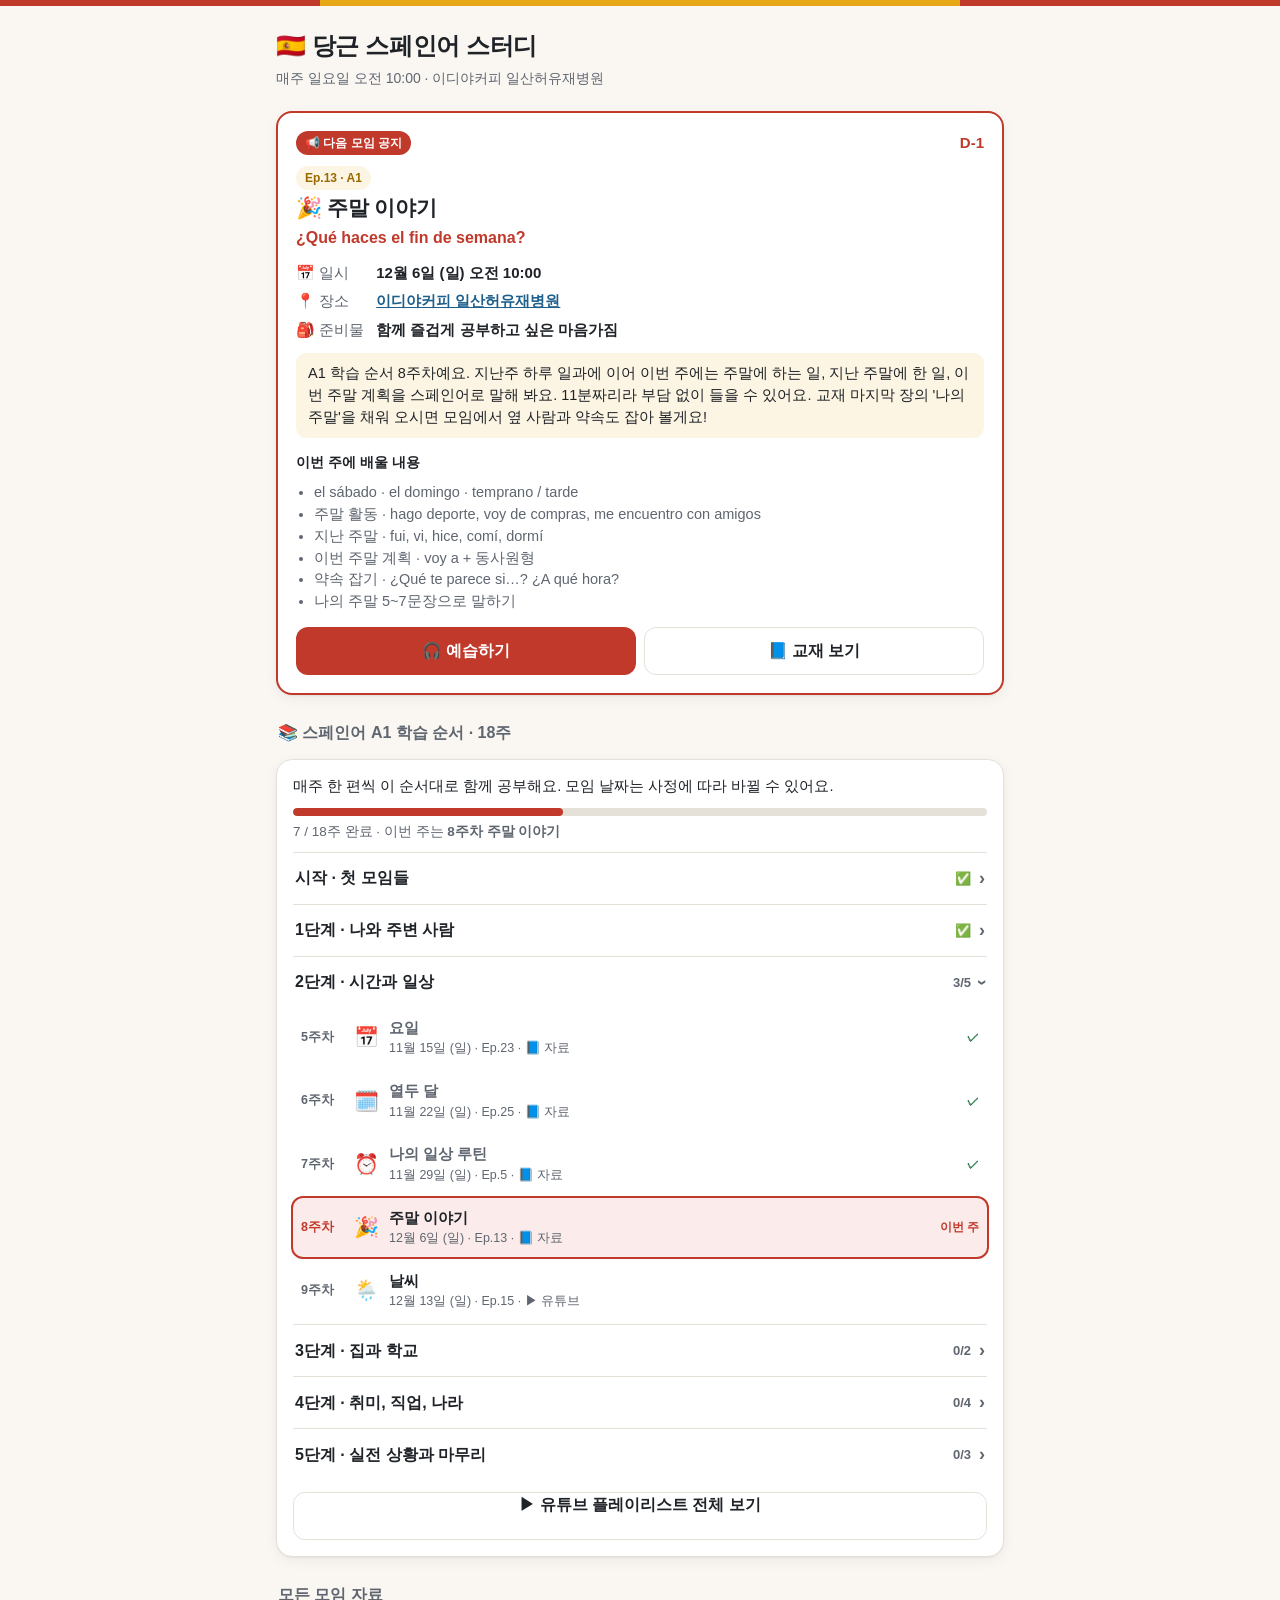
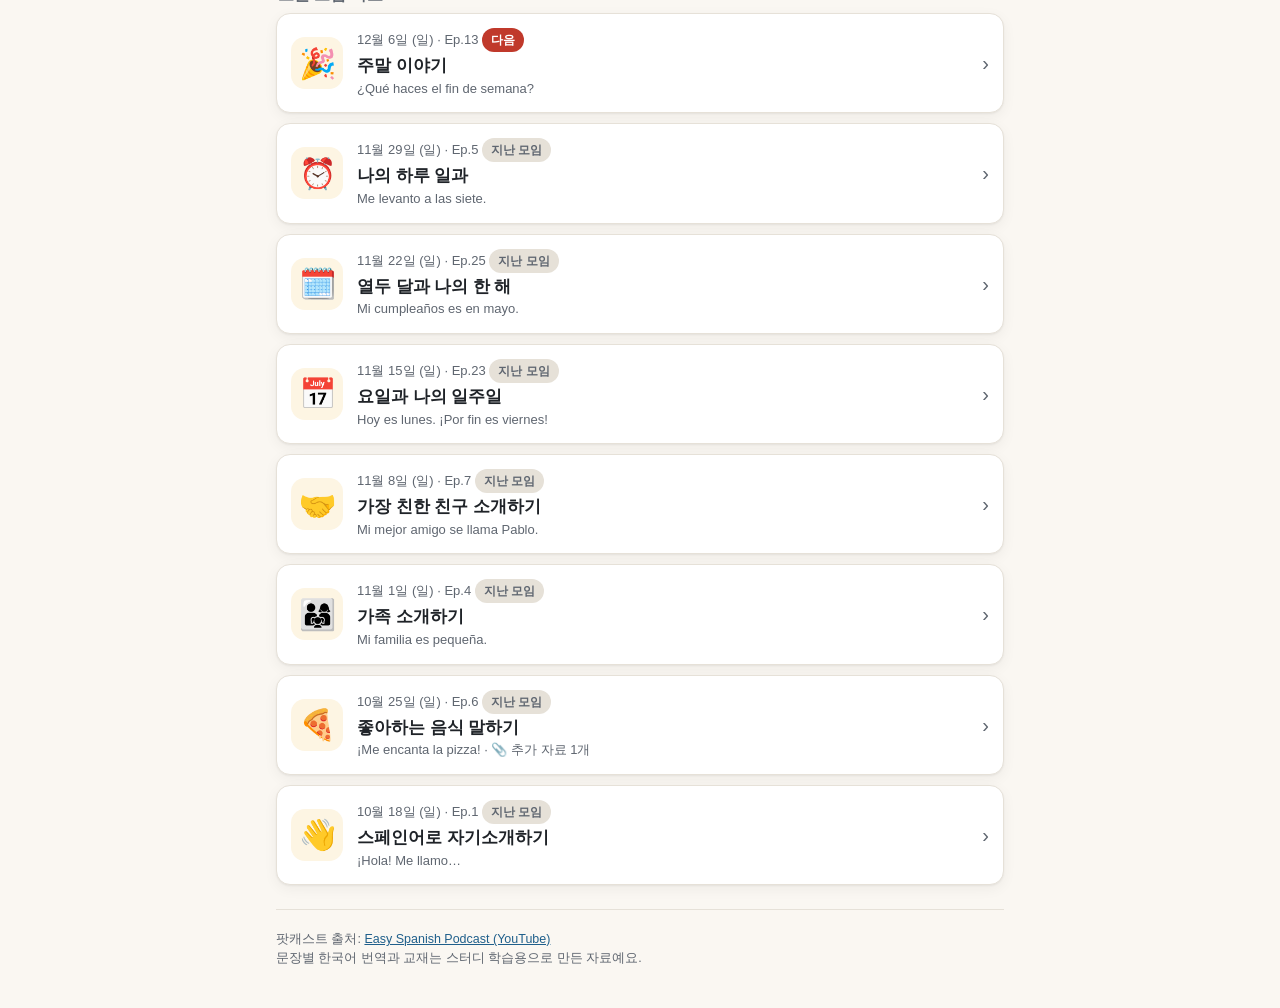
<file: index.html>
<!doctype html>
<html lang="ko">
<head>
<meta charset="utf-8">
<meta name="viewport" content="width=device-width,initial-scale=1,viewport-fit=cover">
<title>당근 스페인어 스터디</title>
<meta name="description" content="매주 일요일 오전 10시 · 이디야커피 일산허유재병원 · 팟캐스트 듣기와 학습 교재">
<meta property="og:title" content="당근 스페인어 스터디">
<meta property="og:description" content="매주 일요일 오전 10시 · 팟캐스트 듣기 · 학습 교재 · 단어장">
<meta property="og:type" content="website">
<meta name="theme-color" content="#c0392b">
<link rel="icon" href="data:image/svg+xml,<svg xmlns='http://www.w3.org/2000/svg' viewBox='0 0 100 100'><text y='.9em' font-size='90'>🇪🇸</text></svg>">
<link rel="stylesheet" href="assets/style.css">
</head>
<body>
<div class="stripe"></div>
<div class="wrap">
  <header class="site">
    <h1>🇪🇸 당근 스페인어 스터디</h1>
    <p id="tagline"></p>
  </header>
  <main id="app"><p class="hint">불러오는 중…</p></main>
  <footer id="foot"></footer>
</div>
<script src="assets/common.js"></script>
<script src="assets/home.js"></script>
</body>
</html>
</file>
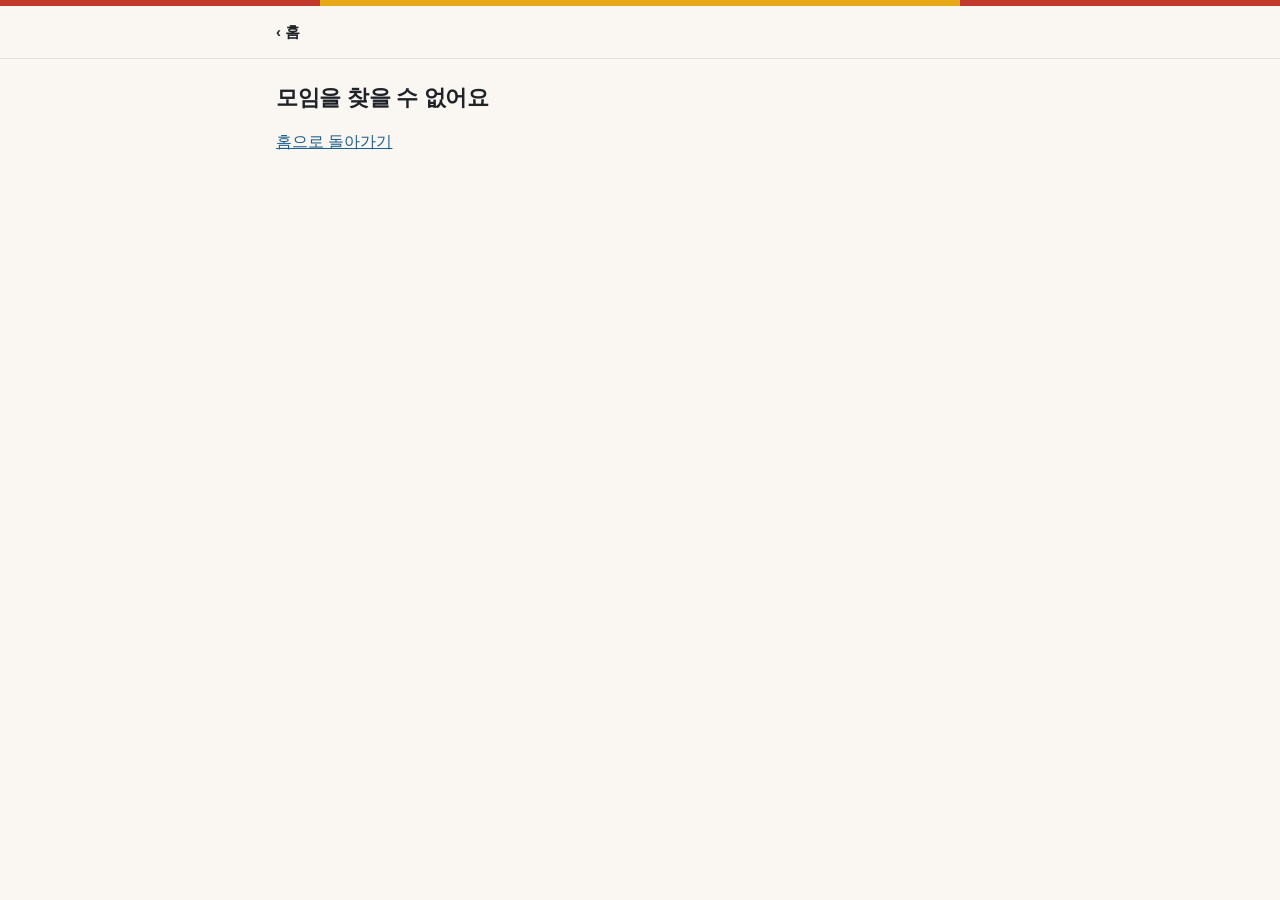
<file: meeting.html>
<!doctype html>
<html lang="ko">
<head>
<meta charset="utf-8">
<meta name="viewport" content="width=device-width,initial-scale=1,viewport-fit=cover">
<title>모임 자료 · 당근 스페인어 스터디</title>
<meta property="og:title" content="당근 스페인어 스터디 · 모임 자료">
<meta property="og:description" content="문장을 누르면 그 부분부터 재생 · 한국어 번역 · 학습 교재 · 단어장">
<meta name="theme-color" content="#c0392b">
<link rel="icon" href="data:image/svg+xml,<svg xmlns='http://www.w3.org/2000/svg' viewBox='0 0 100 100'><text y='.9em' font-size='90'>🇪🇸</text></svg>">
<link rel="stylesheet" href="assets/style.css">
</head>
<body>
<div class="stripe"></div>
<div class="topbar"><div class="wrap">
  <div class="row"><a class="back" href="./">‹ 홈</a><div class="ttl" id="ttl"></div></div>
  <div class="tabs" role="tablist">
    <button role="tab" data-tab="listen" aria-selected="true">🎧 듣기</button>
    <button role="tab" data-tab="book" aria-selected="false">📘 교재</button>
    <button role="tab" data-tab="vocab" aria-selected="false">📝 단어장</button>
  </div>
</div></div>

<div class="wrap">
  <div class="hero" id="hero"></div>

  <section class="pane on" id="pane-listen">
    <div class="src" id="srcSel">
      <button data-src="yt" aria-pressed="true">▶ 유튜브로 듣기</button>
    </div>
    <div class="ytbox" id="ytbox"><div id="yt"></div></div>
    <p class="hint" id="srcHint"></p>
    <div class="opts">
      <label><input type="checkbox" id="optKo" checked> 한국어 번역</label>
      <label><input type="checkbox" id="optScroll" checked> 자동 스크롤</label>
      <label><input type="checkbox" id="optLoop"> 현재 문장 반복</label>
    </div>
    <select class="jump" id="jump" aria-label="구간 이동"></select>
    <div id="lines"></div>
  </section>

  <section class="pane" id="pane-book">
    <div class="wbtools" id="wbtools"></div>
    <div id="wb"></div>
  </section>

  <section class="pane" id="pane-vocab">
    <div class="vtools">
      <button id="vHide" aria-pressed="false">🙈 뜻 가리기</button>
      <button id="vUndone" aria-pressed="false">✅ 외운 단어 숨기기</button>
    </div>
    <div class="vprog" id="vprog"></div>
    <div id="vlist"></div>
  </section>
</div>

<audio id="au" preload="metadata"></audio>
<div class="bar"><div class="bar-in">
  <div class="now" id="now">문장을 누르거나 ▶ 버튼을 눌러 재생하세요.</div>
  <div class="ctrl">
    <button class="skip" id="btnPrev" aria-label="이전 문장">⏮</button>
    <button class="play" id="btnPlay" aria-label="재생">▶</button>
    <button class="skip" id="btnNext" aria-label="다음 문장">⏭</button>
    <span class="time" id="cur">0:00</span>
    <input type="range" id="seek" min="0" max="0" step="0.1" value="0" aria-label="재생 위치">
    <span class="time" id="dur">0:00</span>
    <select id="rate" aria-label="재생 속도"><option value="0.75">0.75×</option><option value="1" selected>1×</option><option value="1.25">1.25×</option></select>
  </div>
</div></div>

<script src="assets/common.js"></script>
<script src="assets/meeting.js"></script>
</body>
</html>
</file>
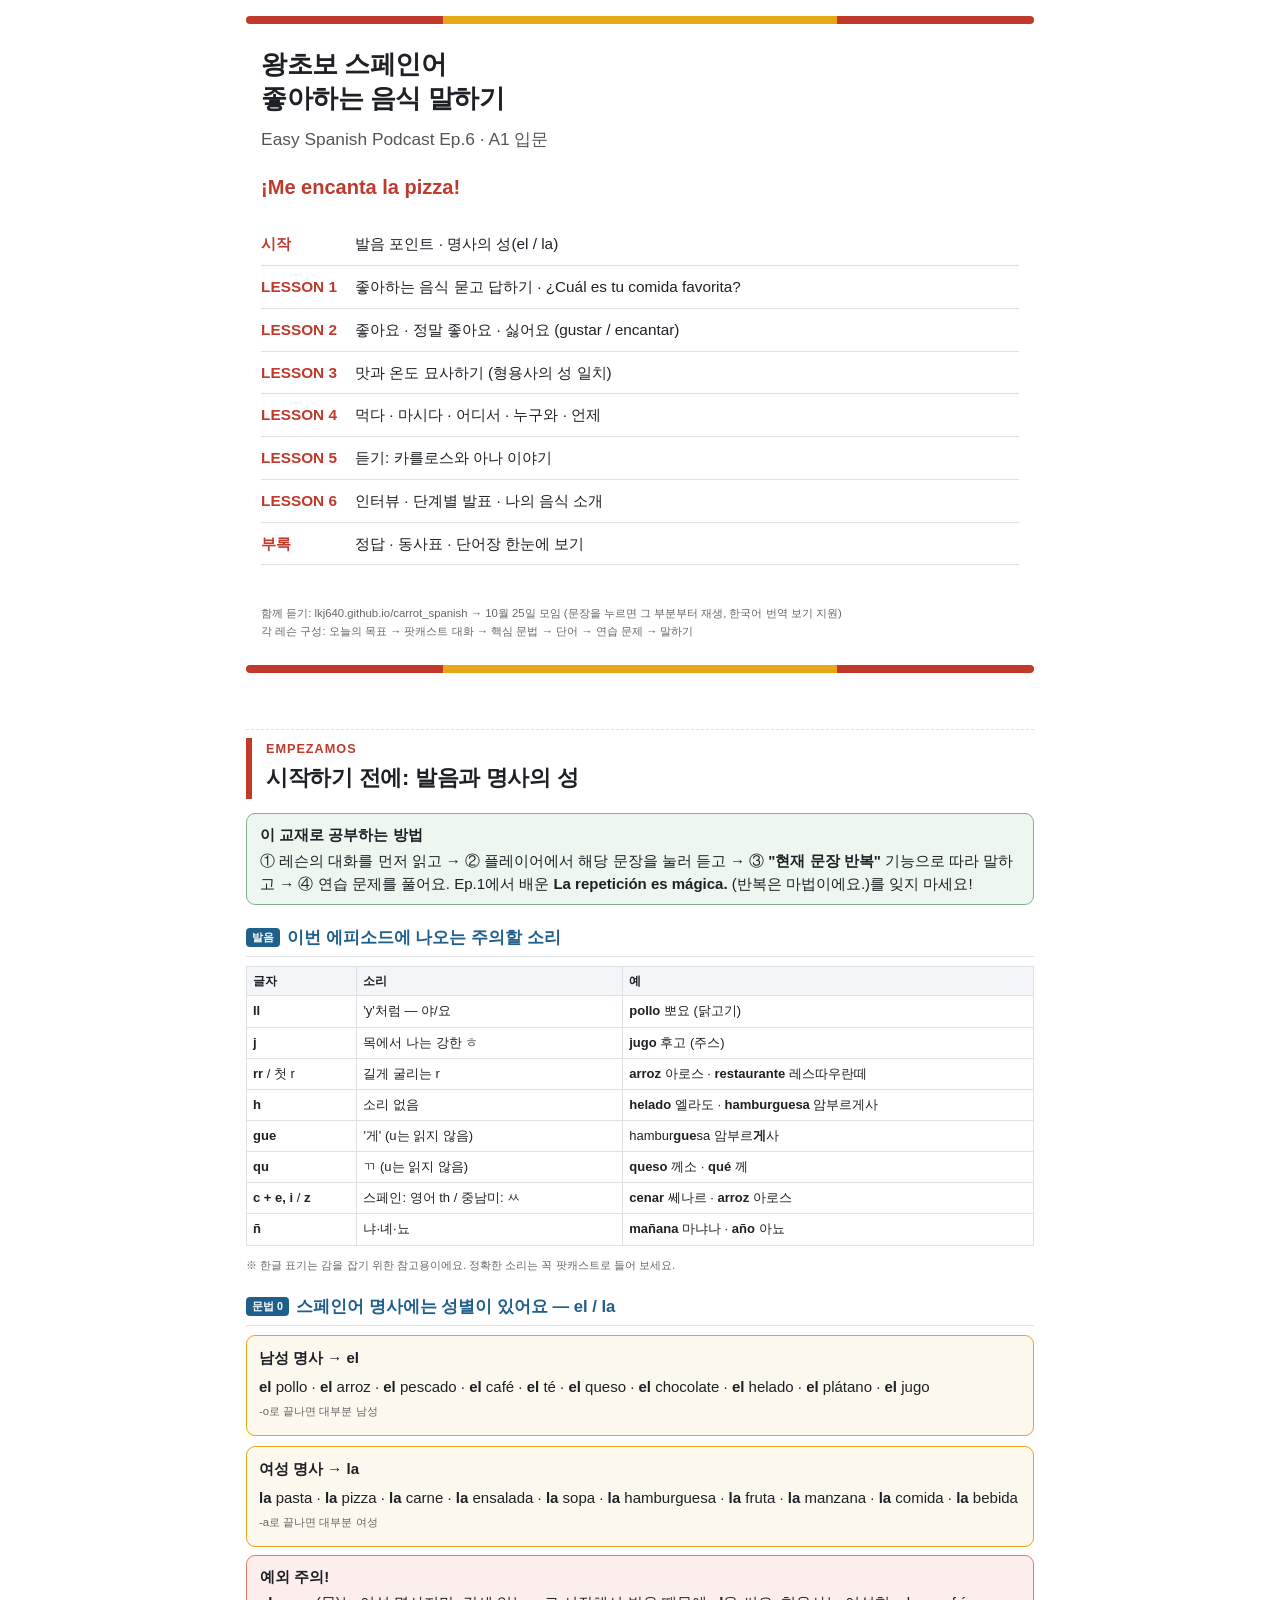
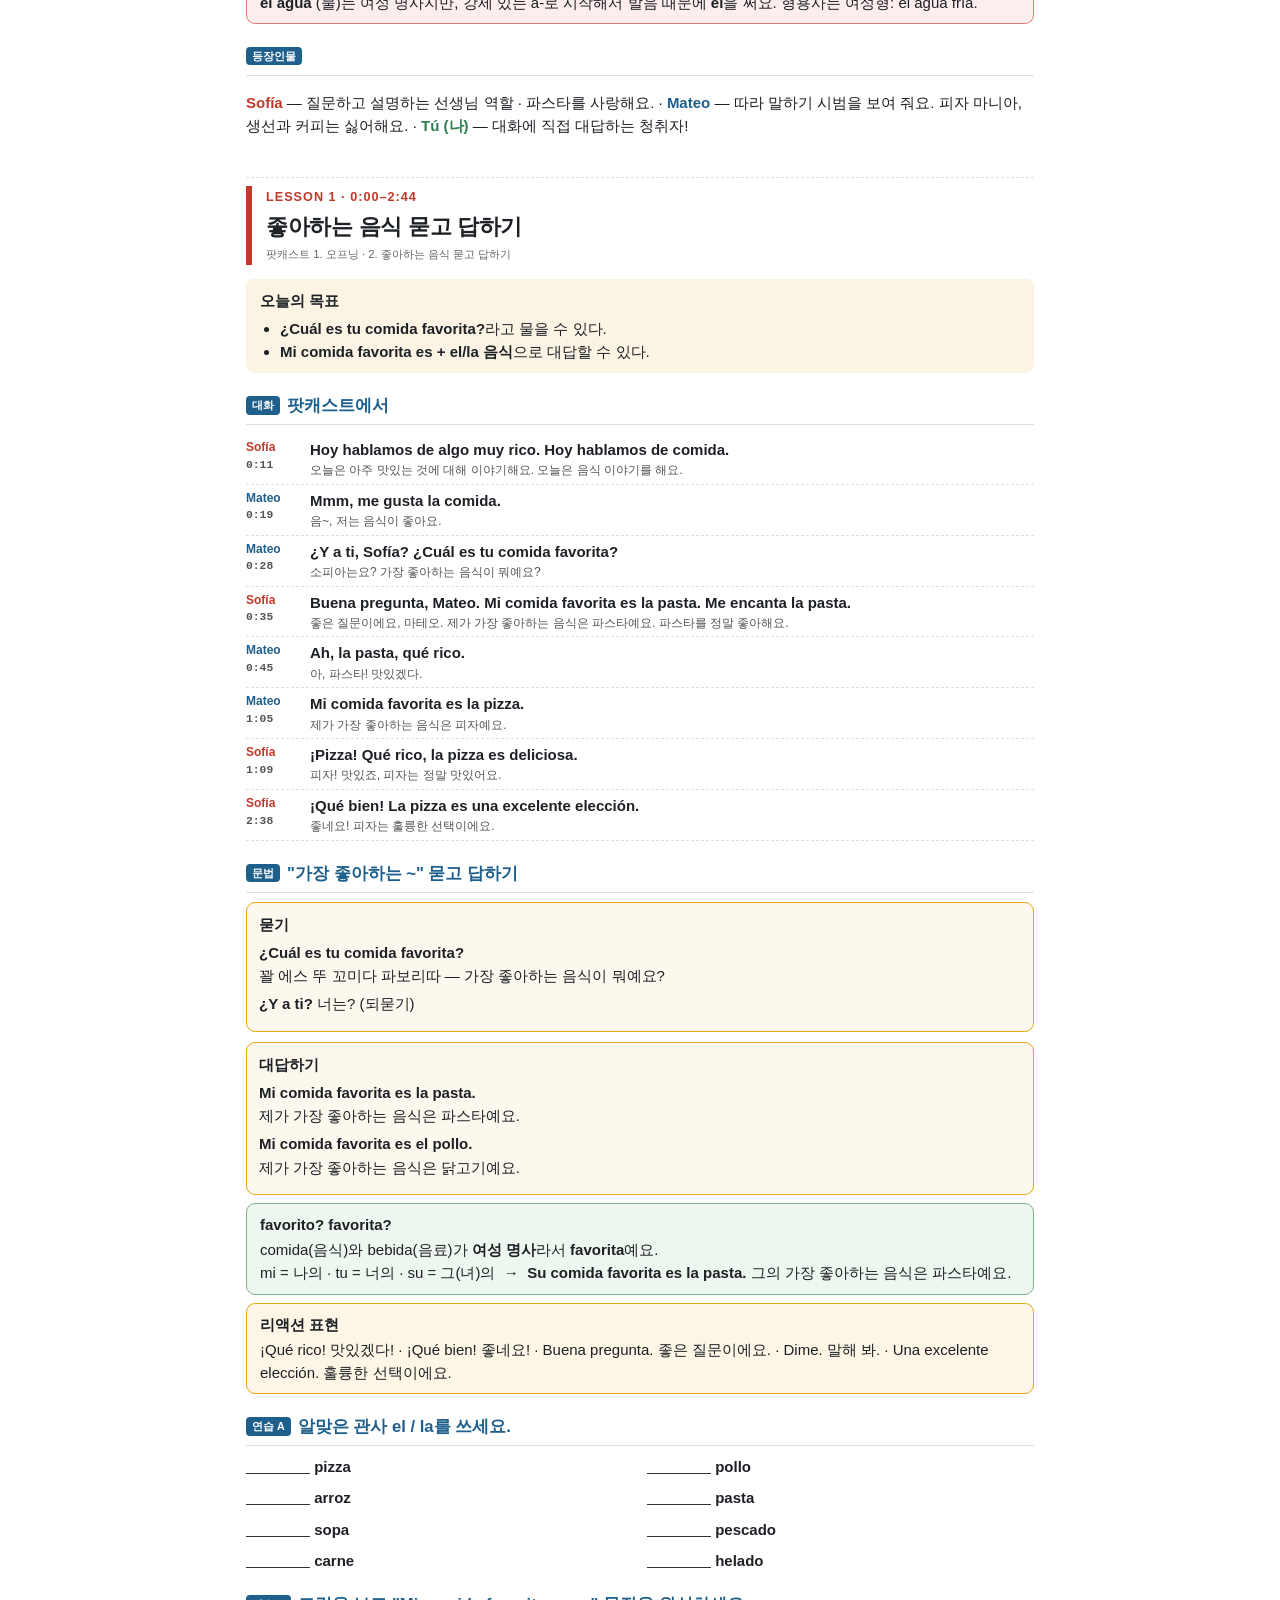
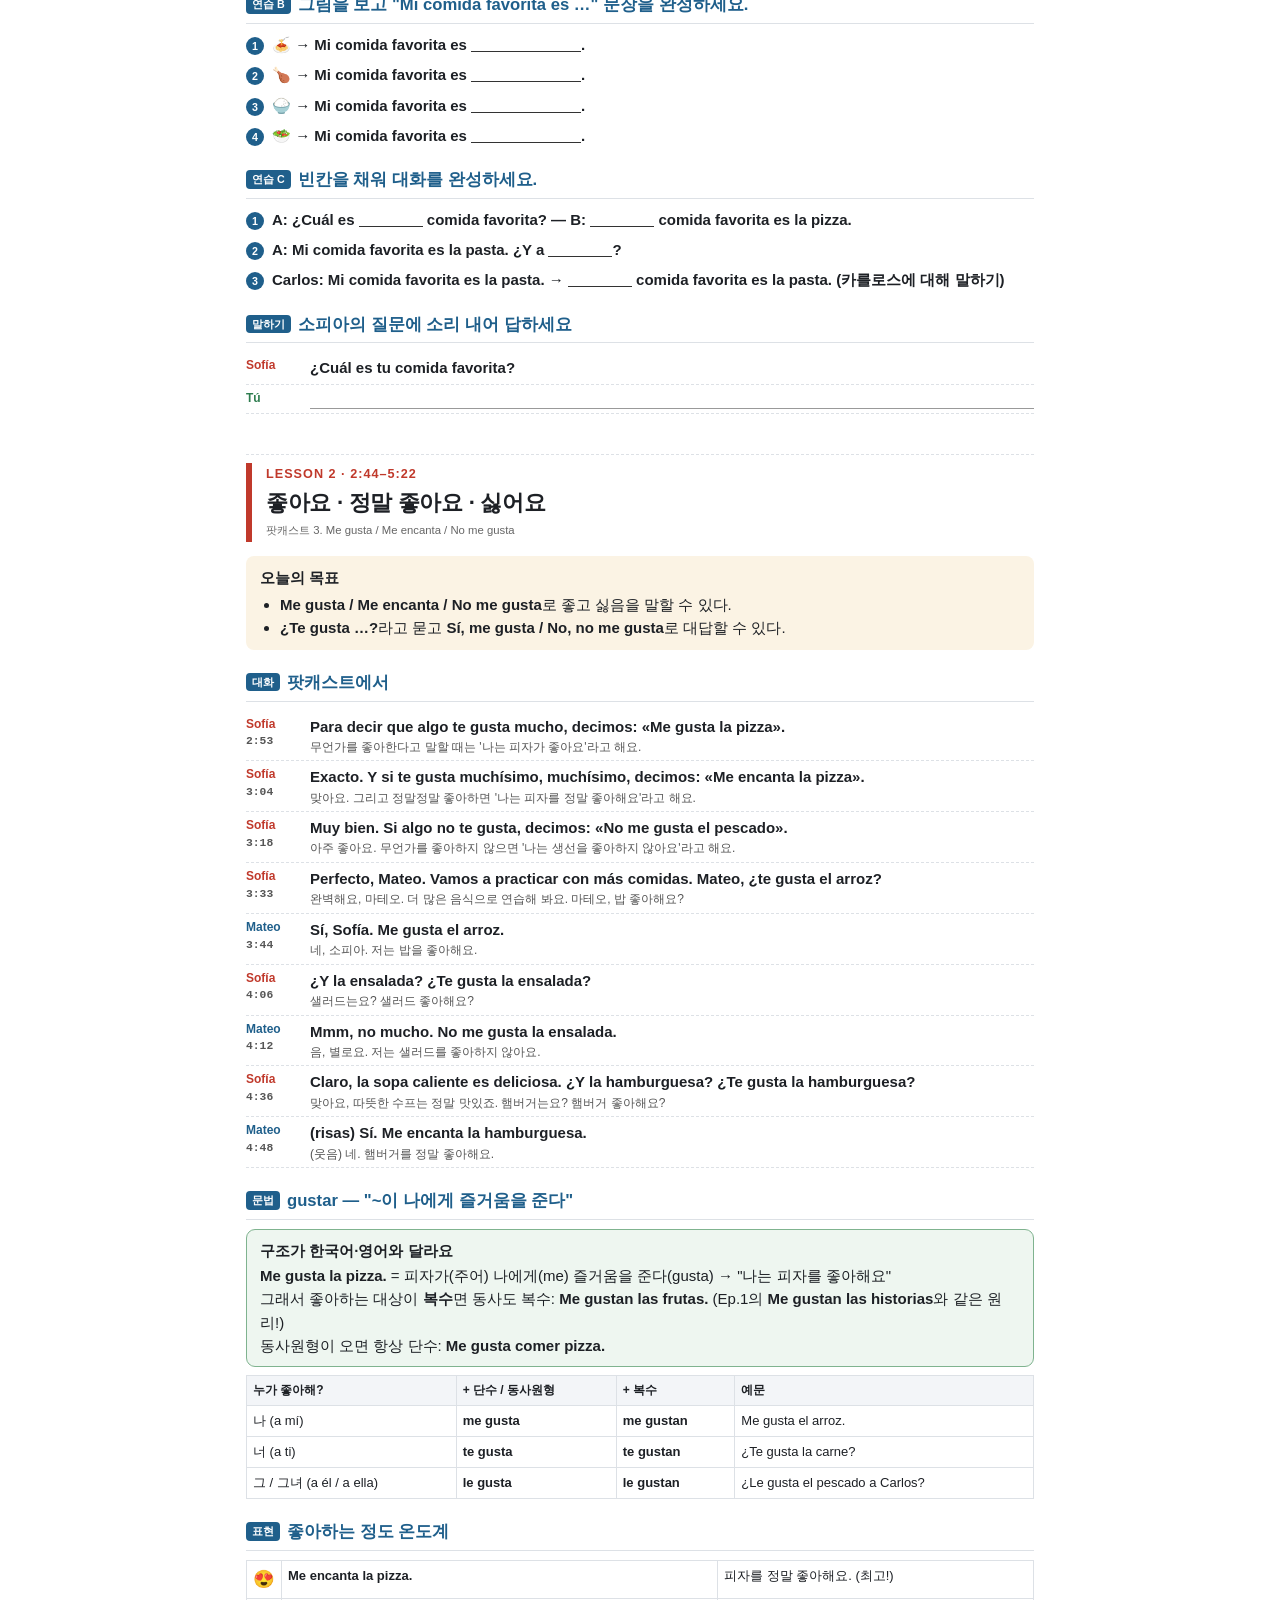
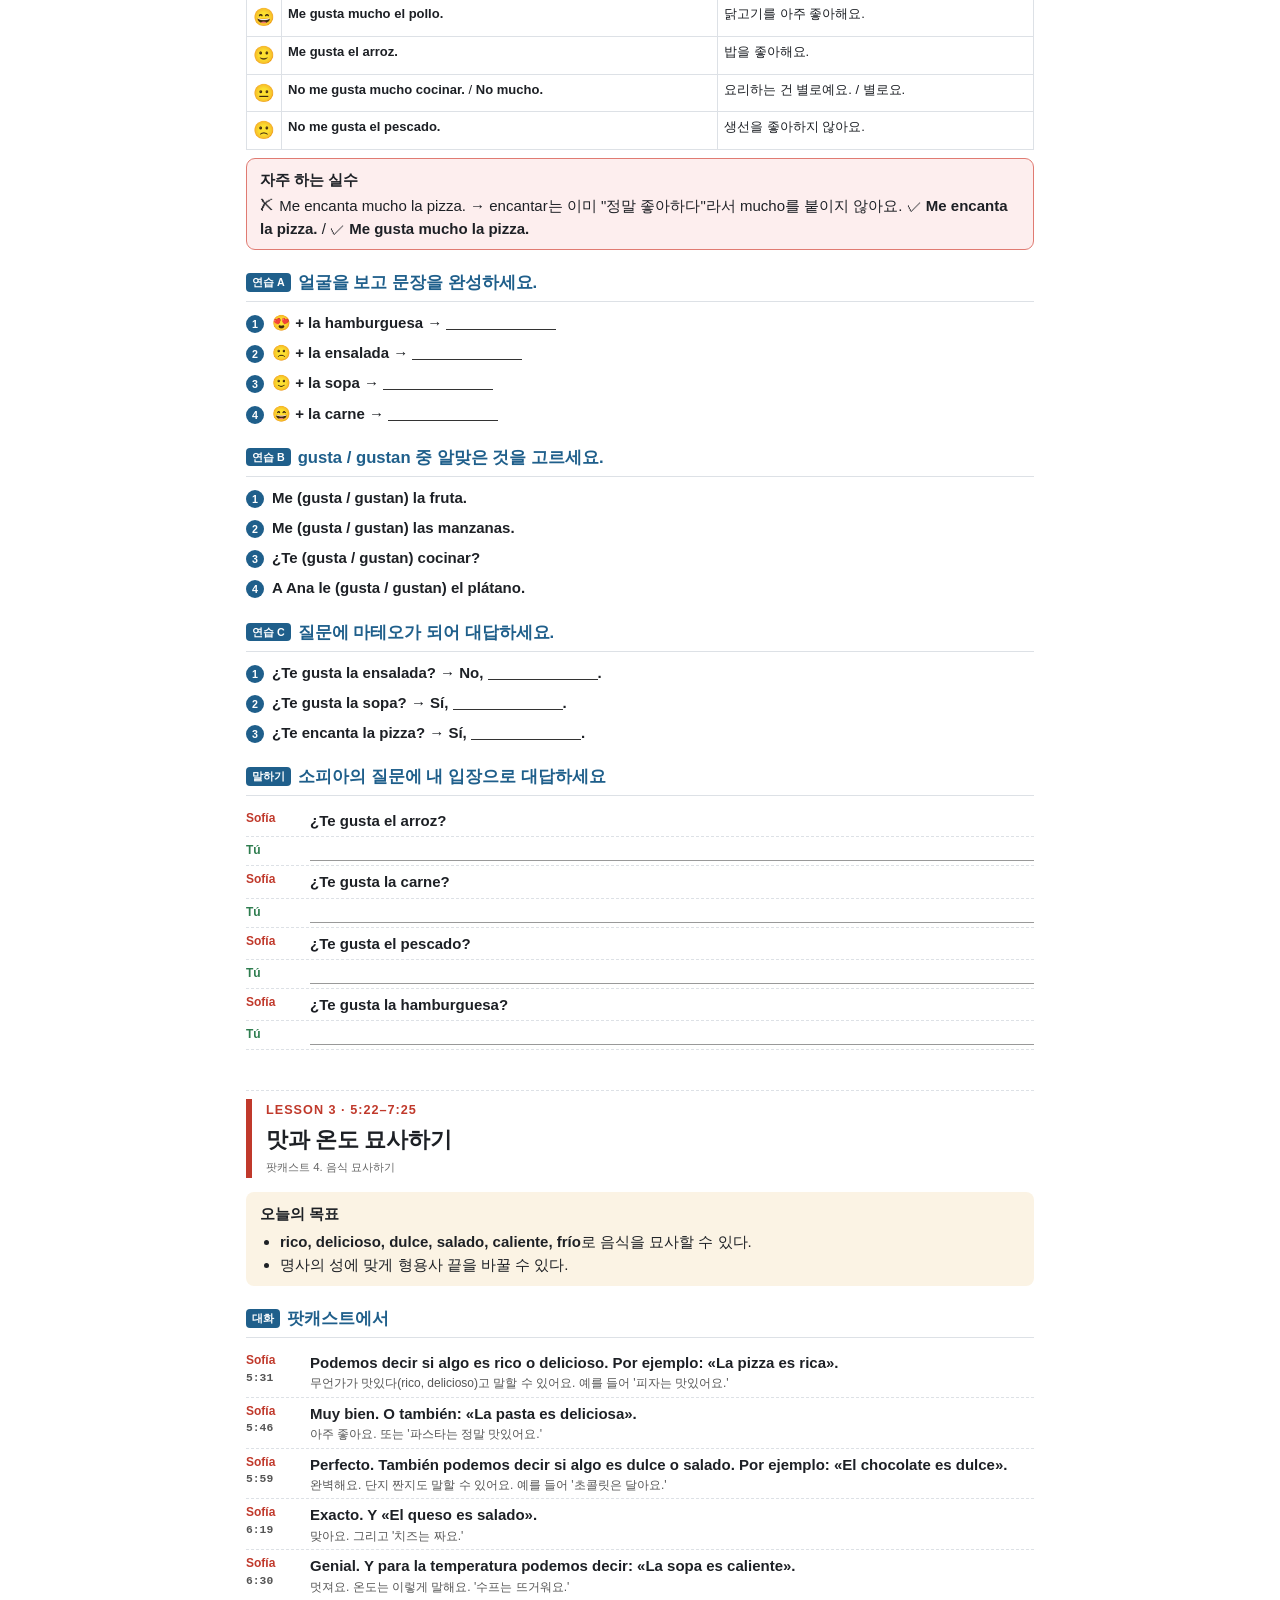
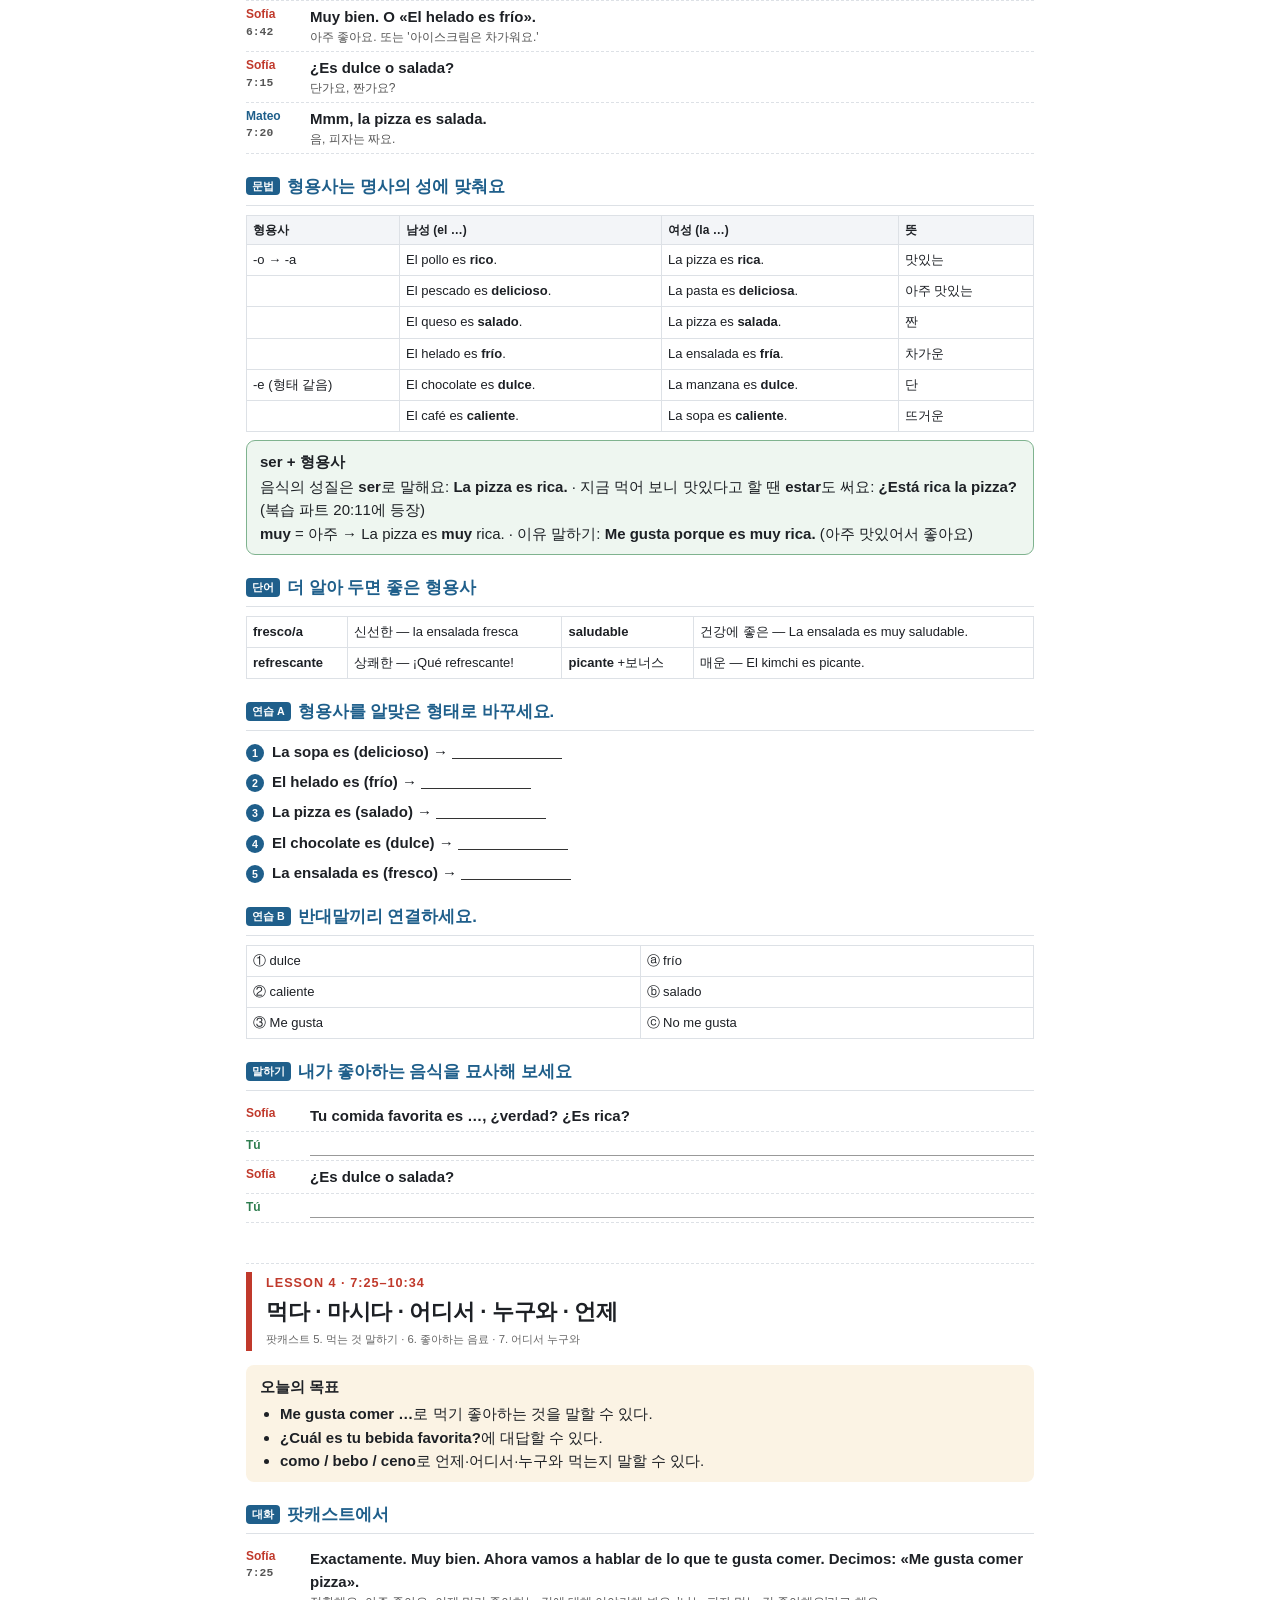
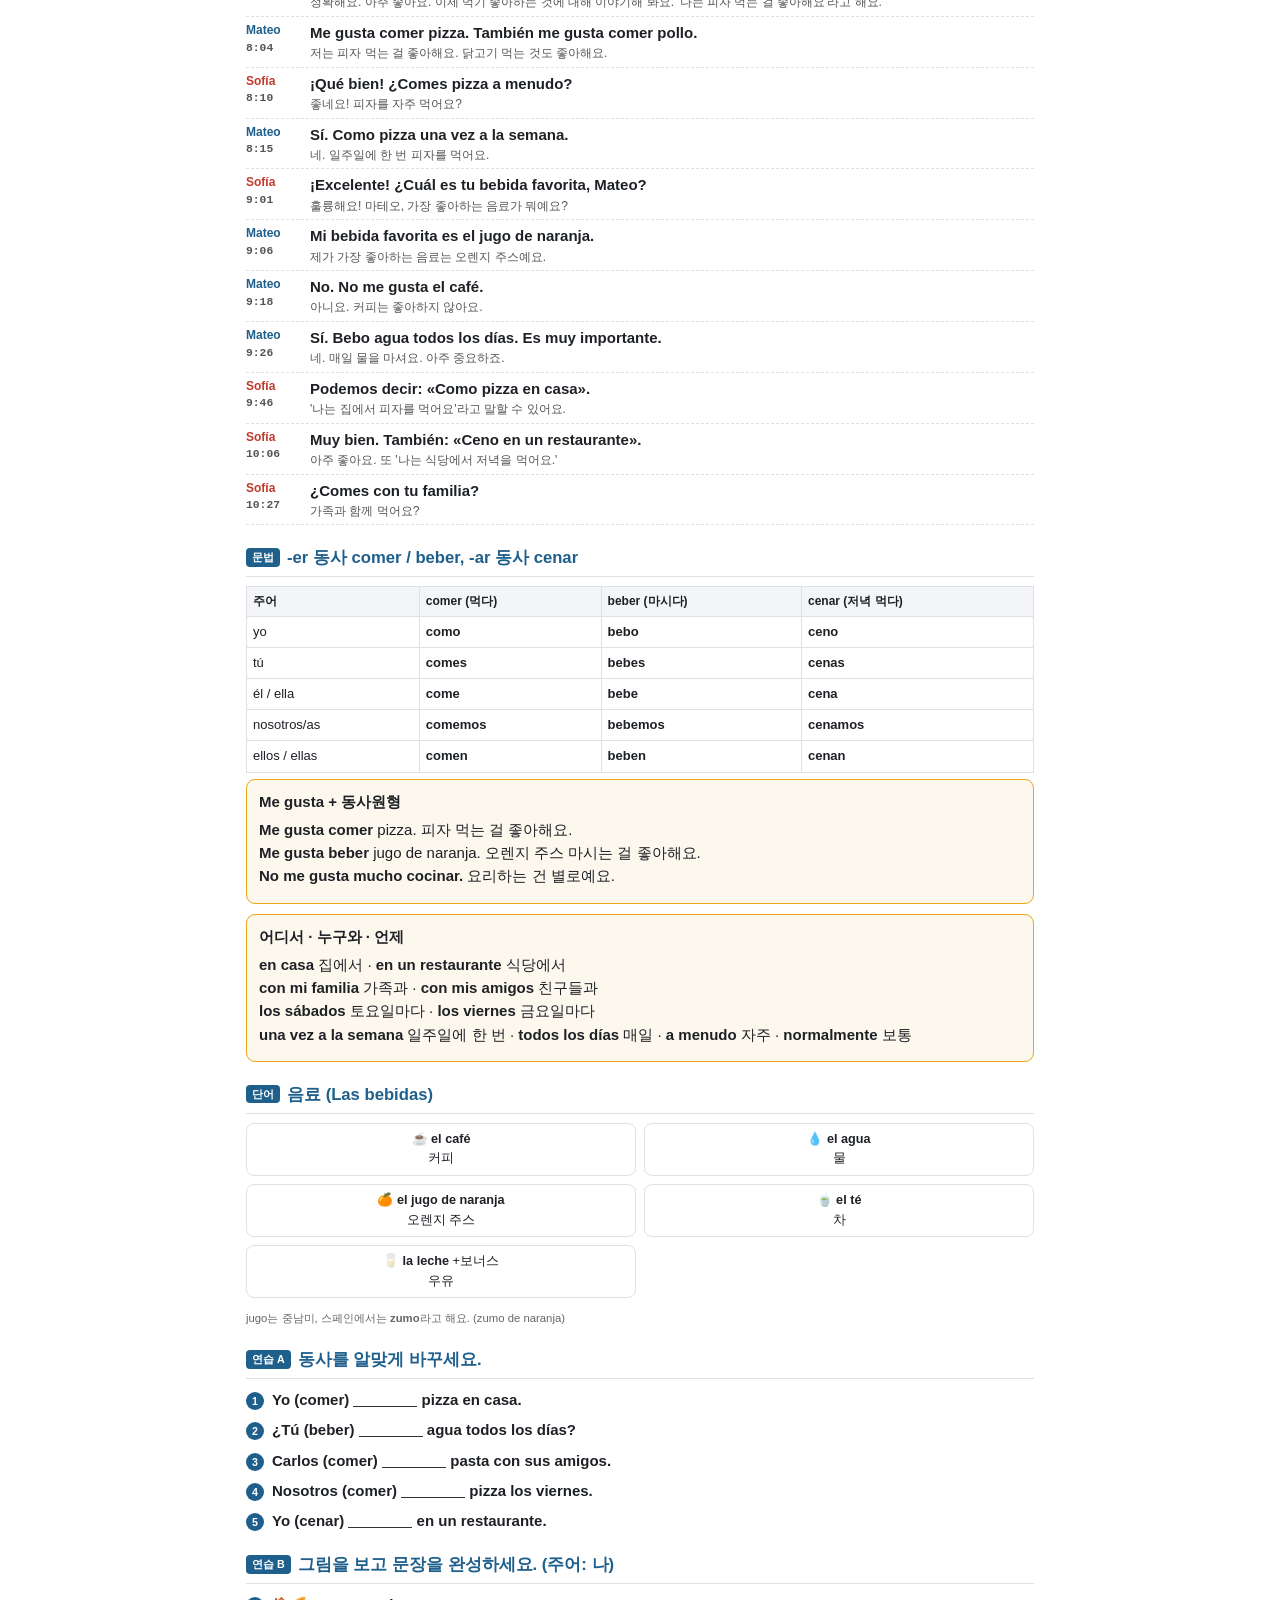
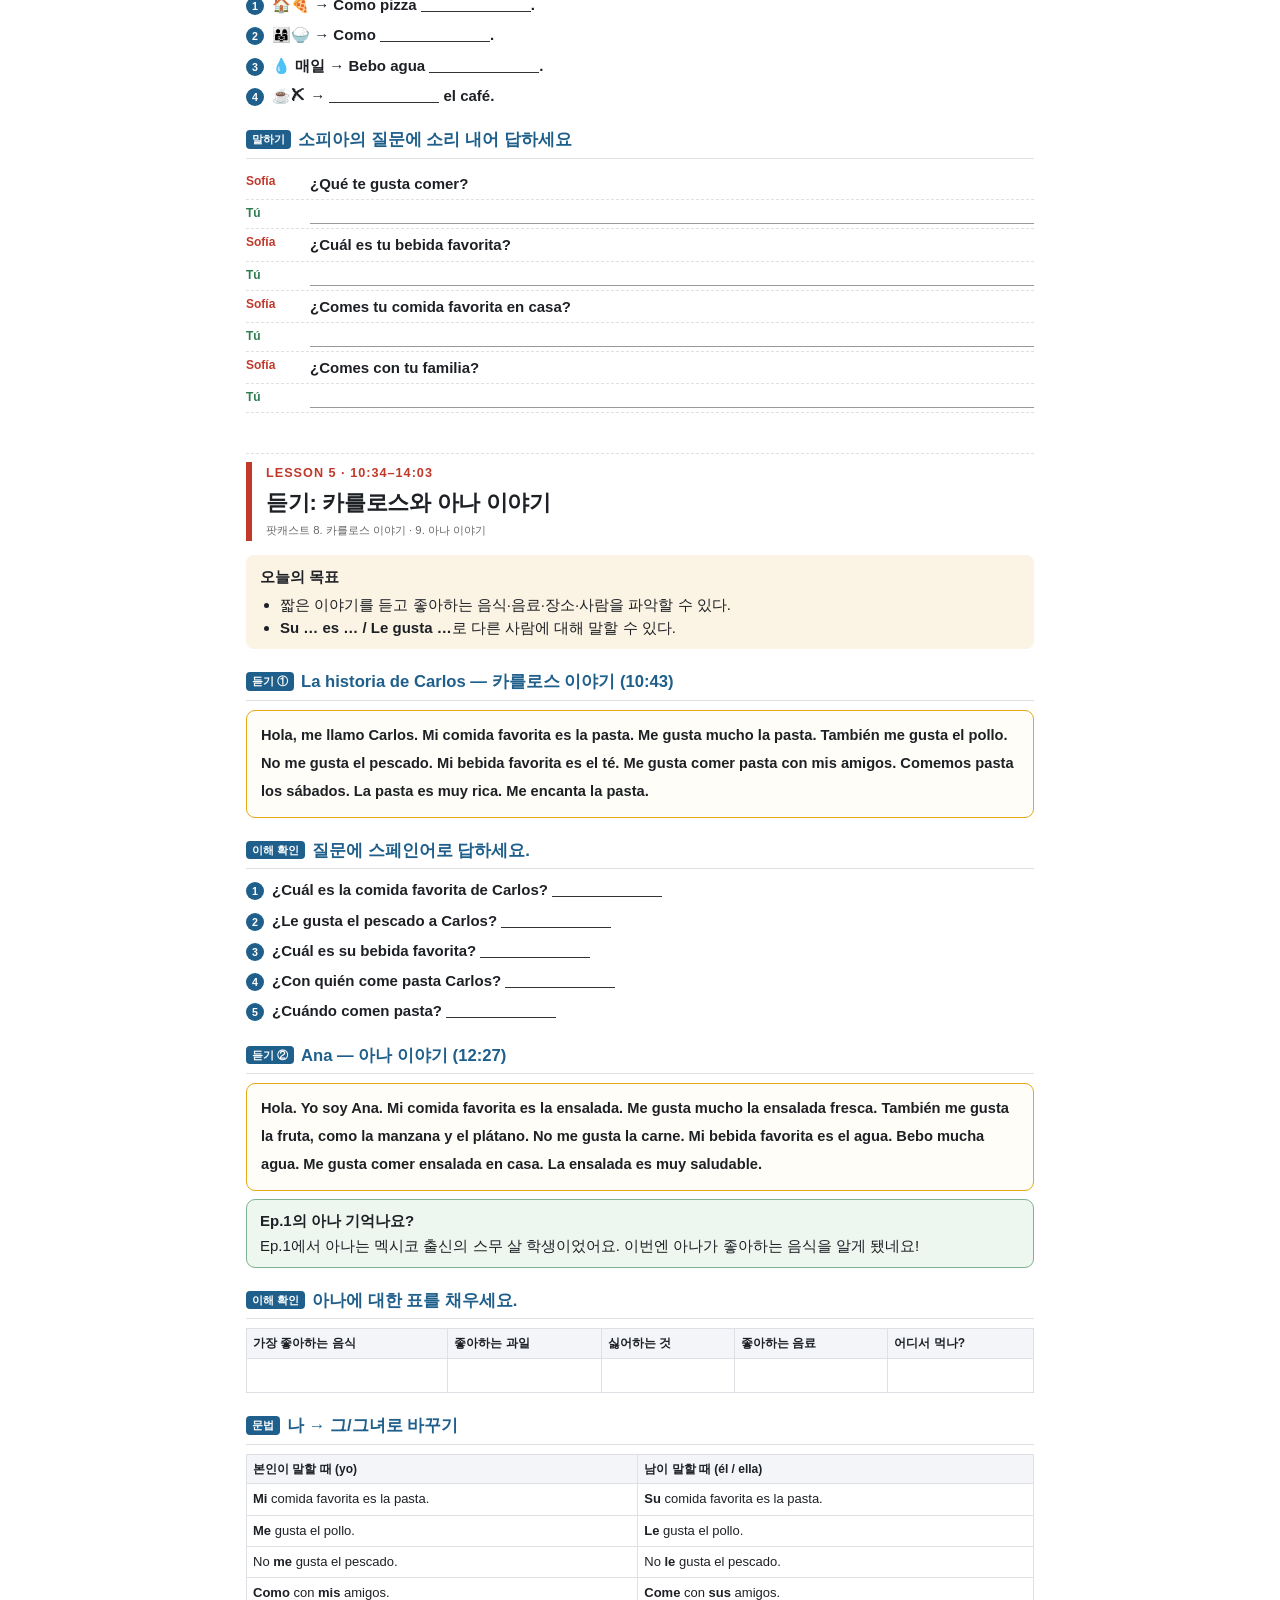
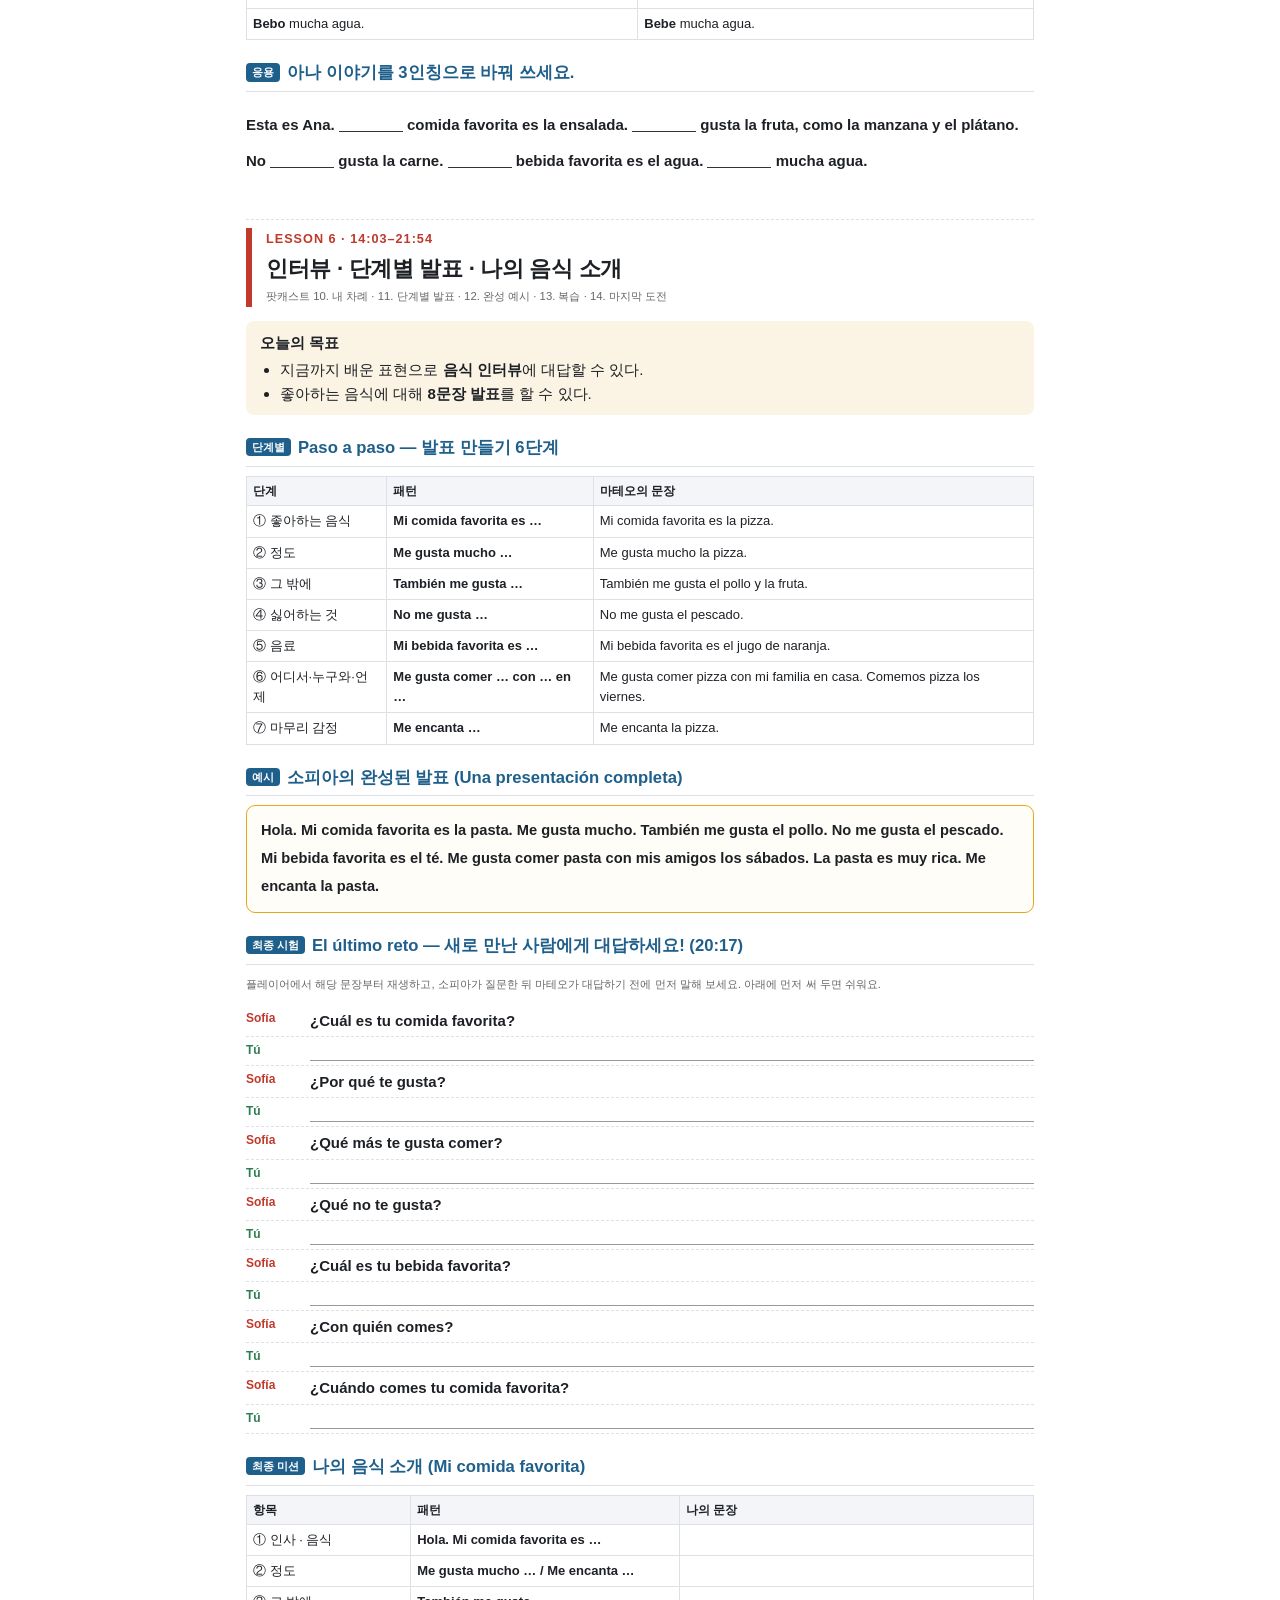
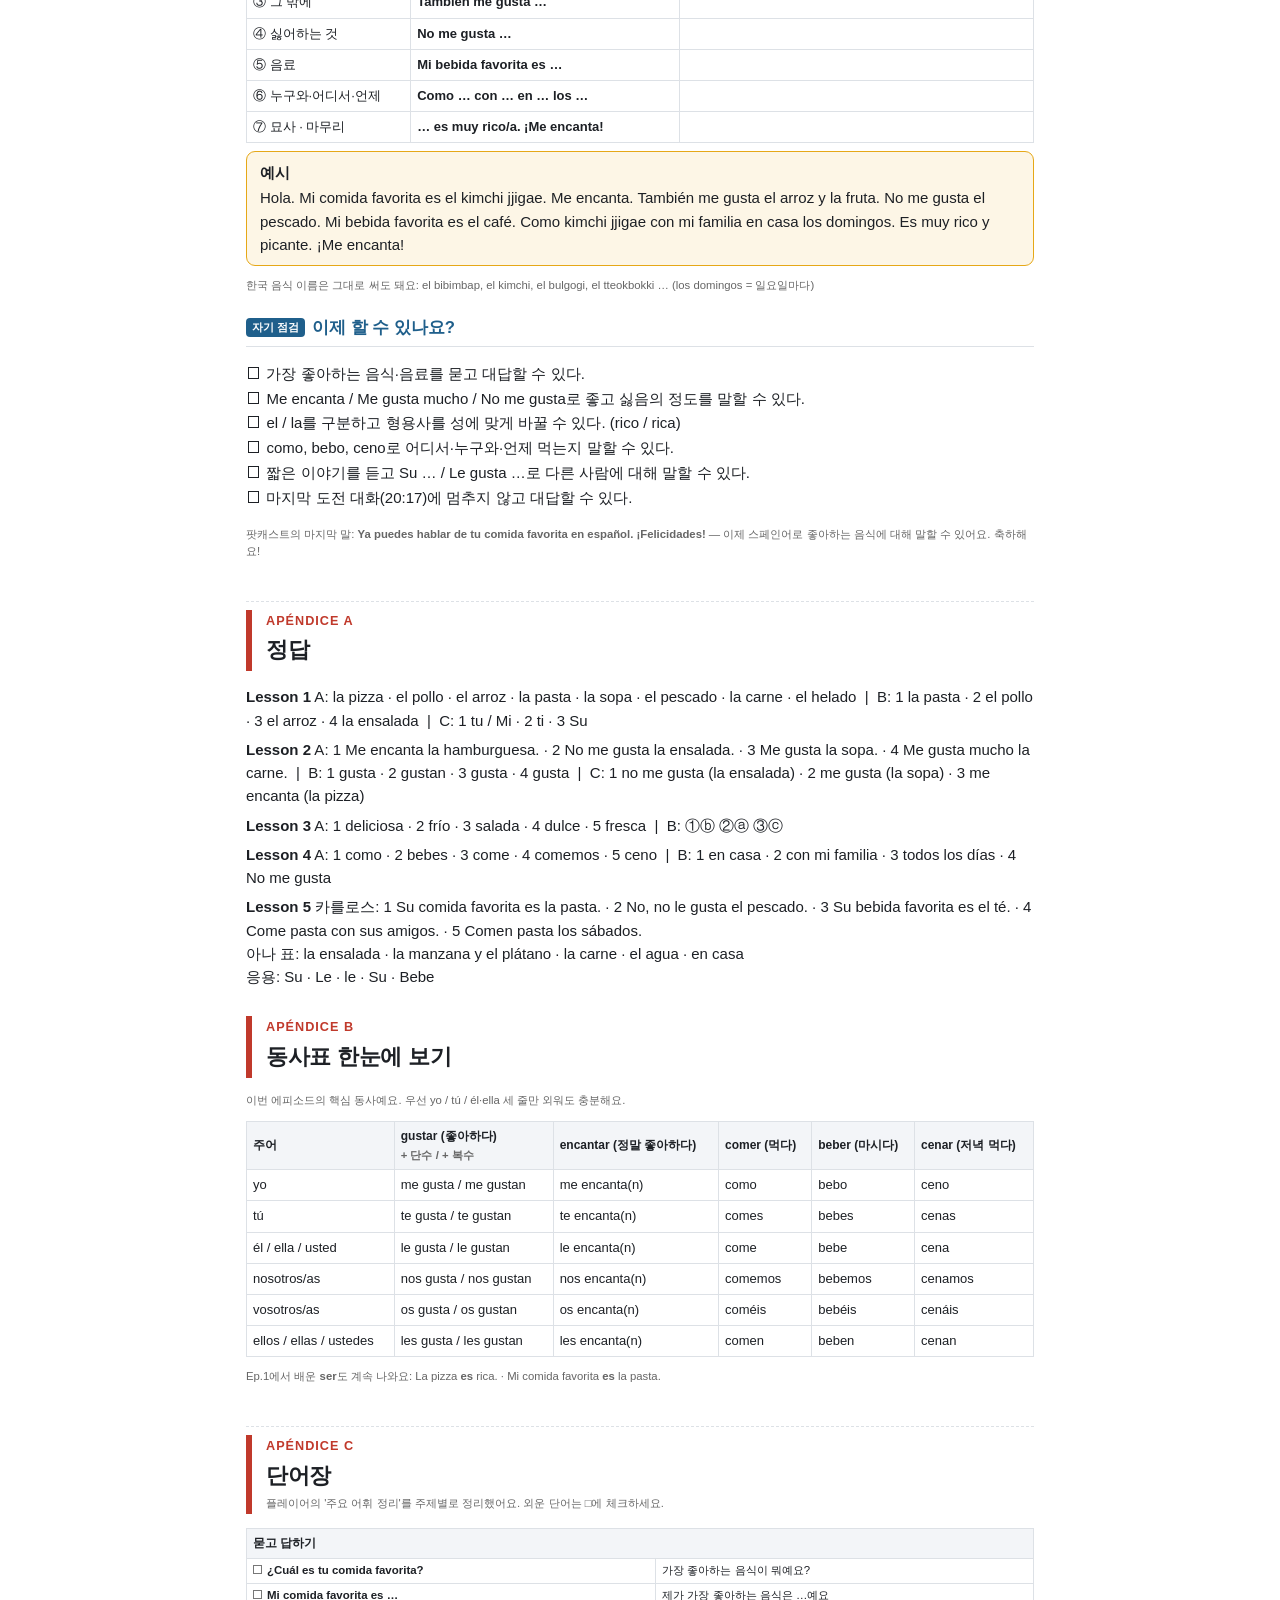
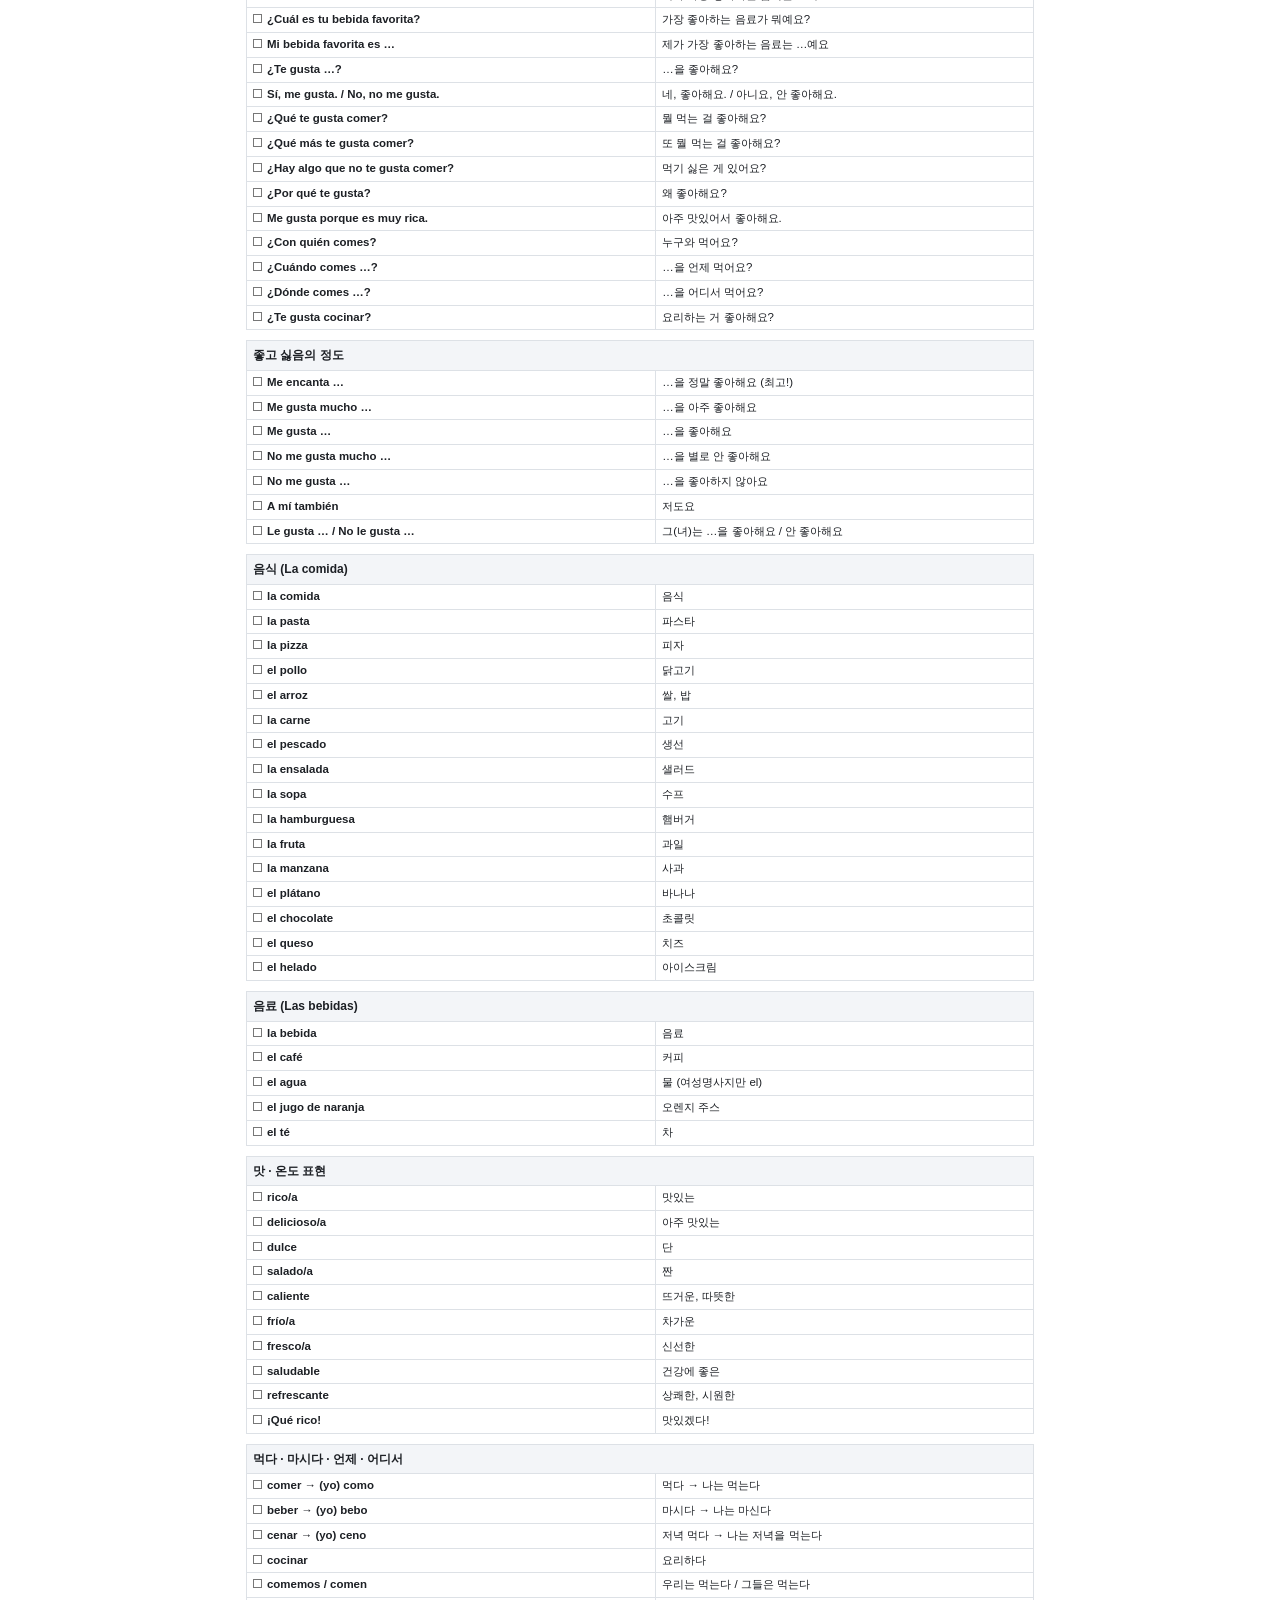
<file: meetings/2026-10-25/workbook.html>
<!doctype html><html lang="ko"><head><meta charset="utf-8"><title>스페인어 음식 교재 Ep6</title><style>@page{size:A4;margin:16mm 15mm 16mm}
:root{--red:#c0392b;--yel:#e6a817;--blue:#1f5f8b;--grn:#2e7d4f;--line:#dde1e6;--head:#f3f5f8}
*{box-sizing:border-box}
body{margin:0;font-family:"Helvetica Neue","Apple SD Gothic Neo",sans-serif;font-size:10.5pt;line-height:1.55;color:#1d2025;-webkit-print-color-adjust:exact;print-color-adjust:exact}
b{font-weight:700}
.lesson{break-before:page}
.cover{height:262mm;display:flex;flex-direction:column;justify-content:space-between}
.stripe{height:8px;border-radius:4px;background:linear-gradient(90deg,var(--red) 0 25%,var(--yel) 25% 75%,var(--red) 75%)}
.ct{padding:0 4mm;margin-top:-10mm}
.cover h1{font-size:30pt;line-height:1.3;margin:0 0 10px;letter-spacing:-.5px}
.cs{font-size:13pt;color:#555}
.big{color:var(--red);font-size:20pt;font-weight:800;margin:34px 0 26px}
.toc{width:100%;border-collapse:collapse;font-size:11.5pt}
.toc th{color:var(--red);text-align:left;width:82px;padding:9px 0;border-bottom:1px solid var(--line);white-space:nowrap}
.toc td{padding:9px 0 9px 12px;border-bottom:1px solid var(--line)}
.foot{font-size:8.5pt;color:#666;margin-top:40px}
.hd{border-left:6px solid var(--red);padding:2px 0 2px 14px;margin-bottom:14px}
.hd .k{color:var(--red);font-weight:700;letter-spacing:1px;font-size:9.5pt}
.hd h1{margin:2px 0 2px;font-size:20pt;letter-spacing:-.3px}
.hd .s{font-size:8.5pt;color:#666}
.goal{background:#fbf3e4;border-radius:8px;padding:10px 14px;margin:10px 0 16px;break-inside:avoid}
.goal ul{margin:4px 0 0;padding-left:20px}
h2{font-size:12.5pt;color:var(--blue);border-bottom:1px solid var(--line);padding-bottom:5px;margin:20px 0 9px;break-after:avoid}
.tag{display:inline-block;background:var(--blue);color:#fff;font-size:8pt;padding:1px 6px;border-radius:4px;margin-right:7px;vertical-align:2px}
.dlg{margin:4px 0 6px}
.dl{display:flex;gap:12px;border-bottom:1px dashed var(--line);padding:4px 0;break-inside:avoid}
.dw{flex:0 0 58px;font-size:9pt;font-weight:700}
.dw span{display:block;font-family:Menlo,monospace;font-size:8.5pt;color:#555;font-weight:700}
.dw.S{color:var(--red)}.dw.M{color:var(--blue)}.dw.T{color:var(--grn)}
.dl b{display:block}.dl small{display:block;color:#555;font-size:9pt}
.ans{flex:1;border-bottom:1px solid #999;height:20px}
.t{width:100%;border-collapse:collapse;margin:6px 0;font-size:9.8pt;break-inside:avoid}
.t th{background:var(--head);text-align:left;font-size:9pt;padding:6px 8px;border:1px solid var(--line)}
.t td{padding:6px 8px;border:1px solid var(--line);vertical-align:top}
.scale td:first-child{width:34px;text-align:center;font-size:13pt}
.fill td{height:34px}
.mine td{height:27px}.mine td:nth-child(3){width:45%}
.match td{width:50%}
.two{display:flex;gap:10px;margin:6px 0}.two>.box{flex:1}
.box{border:1.3px solid var(--yel);border-radius:9px;padding:10px 12px;background:#fdf8ee;break-inside:avoid}
.box p{margin:5px 0}
.note{border-radius:9px;padding:9px 13px;margin:8px 0;break-inside:avoid}
.note b:first-child{display:block;margin-bottom:2px}
.note.g{background:#eef6f0;border:1.3px solid #7fb38f}
.note.y{background:#fdf6e6;border:1.3px solid var(--yel)}
.note.r{background:#fdeeee;border:1.3px solid #e07b72}
.sm{font-size:8.5pt;color:#666}
.cS{color:var(--red)}.cM{color:var(--blue)}.cT{color:var(--grn)}
ol.q{list-style:none;padding:0;margin:4px 0}
ol.q li{margin:7px 0;font-weight:600;break-inside:avoid}
.n{display:inline-block;width:18px;height:18px;line-height:18px;border-radius:50%;background:var(--blue);color:#fff;font-size:8pt;text-align:center;margin-right:8px;font-weight:700}
.bl{display:inline-block;width:140px;border-bottom:1px solid #333;height:14px;vertical-align:-2px}
.bl.s{width:72px}
.grid4{display:grid;grid-template-columns:repeat(4,1fr);gap:8px 14px;font-weight:600;margin:6px 0}
.grid5{display:grid;grid-template-columns:repeat(5,1fr);gap:8px;font-size:9.5pt;text-align:center}
.grid5>div{border:1px solid var(--line);border-radius:8px;padding:6px}
.story{border:1.3px solid var(--yel);border-radius:9px;padding:11px 14px;font-weight:700;line-height:1.9;font-size:11pt;background:#fffdf7;break-inside:avoid}
.fillp{font-weight:600;line-height:2.4}
ul.chk{list-style:none;padding:0}ul.chk li::before{content:"☐ ";font-size:12pt}
.ans-list p{margin:6px 0}
.vcols{columns:2;column-gap:12px}
.t.v{font-size:8.6pt;margin:0 0 10px}
.t.v td{padding:3px 6px}.t.v td:first-child{width:52%}
.cb{display:inline-block;width:9px;height:9px;border:1px solid #777;margin-right:5px}
/* ---- 화면(웹·모바일)용 ---- */
@media screen{
body{font-size:15px;max-width:820px;margin:0 auto;padding:0 16px 40px;background:#fff}
.lesson{margin-top:40px;padding-top:8px;border-top:1px dashed var(--line)}
.cover{height:auto;gap:24px;padding:16px 0}
.ct{margin-top:0}
.cover h1{font-size:26px}.big{font-size:20px;margin:20px 0}
.hd h1{font-size:22px}
.two{flex-direction:column}
.grid4{grid-template-columns:repeat(2,1fr)}
.grid5{grid-template-columns:repeat(2,1fr)}
.t{font-size:13px}.t td,.t th{padding:5px 6px;overflow-wrap:anywhere}
.vcols{columns:1}
.bl{width:110px}.bl.s{width:64px}
.dw{flex-basis:52px}
}
</style></head><body><section class="cover"><div class="stripe"></div>
<div class="ct"><h1>왕초보 스페인어<br>좋아하는 음식 말하기</h1>
<div class="cs">Easy Spanish Podcast Ep.6 · A1 입문</div>
<div class="big">¡Me encanta la pizza!</div>
<table class="toc">
<tr><th>시작</th><td>발음 포인트 · 명사의 성(el / la)</td></tr>
<tr><th>LESSON 1</th><td>좋아하는 음식 묻고 답하기 · ¿Cuál es tu comida favorita?</td></tr>
<tr><th>LESSON 2</th><td>좋아요 · 정말 좋아요 · 싫어요 (gustar / encantar)</td></tr>
<tr><th>LESSON 3</th><td>맛과 온도 묘사하기 (형용사의 성 일치)</td></tr>
<tr><th>LESSON 4</th><td>먹다 · 마시다 · 어디서 · 누구와 · 언제</td></tr>
<tr><th>LESSON 5</th><td>듣기: 카를로스와 아나 이야기</td></tr>
<tr><th>LESSON 6</th><td>인터뷰 · 단계별 발표 · 나의 음식 소개</td></tr>
<tr><th>부록</th><td>정답 · 동사표 · 단어장 한눈에 보기</td></tr>
</table>
<div class="foot">함께 듣기: lkj640.github.io/carrot_spanish → 10월 25일 모임 (문장을 누르면 그 부분부터 재생, 한국어 번역 보기 지원)<br>
각 레슨 구성: 오늘의 목표 → 팟캐스트 대화 → 핵심 문법 → 단어 → 연습 문제 → 말하기</div></div>
<div class="stripe"></div></section><section class="lesson"><div class="hd"><div class="k">EMPEZAMOS</div><h1>시작하기 전에: 발음과 명사의 성</h1></div>
<div class="note g"><b>이 교재로 공부하는 방법</b>① 레슨의 대화를 먼저 읽고 → ② 플레이어에서 해당 문장을 눌러 듣고 → ③ <b>"현재 문장 반복"</b> 기능으로 따라 말하고 → ④ 연습 문제를 풀어요. Ep.1에서 배운 <b>La repetición es mágica.</b> (반복은 마법이에요.)를 잊지 마세요!</div>
<h2 class=""><span class="tag">발음</span>이번 에피소드에 나오는 주의할 소리</h2>
<table class="t"><tr><th>글자</th><th>소리</th><th>예</th></tr>
<tr><td><b>ll</b></td><td>'y'처럼 — 야/요</td><td><b>pollo</b> 뽀요 (닭고기)</td></tr>
<tr><td><b>j</b></td><td>목에서 나는 강한 ㅎ</td><td><b>jugo</b> 후고 (주스)</td></tr>
<tr><td><b>rr</b> / 첫 r</td><td>길게 굴리는 r</td><td><b>arroz</b> 아로스 · <b>restaurante</b> 레스따우란떼</td></tr>
<tr><td><b>h</b></td><td>소리 없음</td><td><b>helado</b> 엘라도 · <b>hamburguesa</b> 암부르게사</td></tr>
<tr><td><b>gue</b></td><td>'게' (u는 읽지 않음)</td><td>hambur<b>gue</b>sa 암부르<b>게</b>사</td></tr>
<tr><td><b>qu</b></td><td>ㄲ (u는 읽지 않음)</td><td><b>queso</b> 께소 · <b>qué</b> 께</td></tr>
<tr><td><b>c + e, i</b> / <b>z</b></td><td>스페인: 영어 th / 중남미: ㅆ</td><td><b>cenar</b> 쎄나르 · <b>arroz</b> 아로스</td></tr>
<tr><td><b>ñ</b></td><td>냐·녜·뇨</td><td><b>mañana</b> 마냐나 · <b>año</b> 아뇨</td></tr>
</table>
<p class="sm">※ 한글 표기는 감을 잡기 위한 참고용이에요. 정확한 소리는 꼭 팟캐스트로 들어 보세요.</p>
<h2 class=""><span class="tag">문법 0</span>스페인어 명사에는 성별이 있어요 — el / la</h2>
<div class="two"><div class="box y"><b>남성 명사 → el</b>
<p><b>el</b> pollo · <b>el</b> arroz · <b>el</b> pescado · <b>el</b> café · <b>el</b> té · <b>el</b> queso · <b>el</b> chocolate · <b>el</b> helado · <b>el</b> plátano · <b>el</b> jugo</p>
<p class="sm">-o로 끝나면 대부분 남성</p></div>
<div class="box y"><b>여성 명사 → la</b>
<p><b>la</b> pasta · <b>la</b> pizza · <b>la</b> carne · <b>la</b> ensalada · <b>la</b> sopa · <b>la</b> hamburguesa · <b>la</b> fruta · <b>la</b> manzana · <b>la</b> comida · <b>la</b> bebida</p>
<p class="sm">-a로 끝나면 대부분 여성</p></div></div>
<div class="note r"><b>예외 주의!</b> <b>el agua</b> (물)는 여성 명사지만, 강세 있는 a-로 시작해서 발음 때문에 <b>el</b>을 써요. 형용사는 여성형: el agua fría.</div>
<h2><span class="tag">등장인물</span></h2>
<p><b class="cS">Sofía</b> — 질문하고 설명하는 선생님 역할 · 파스타를 사랑해요. · <b class="cM">Mateo</b> — 따라 말하기 시범을 보여 줘요. 피자 마니아, 생선과 커피는 싫어해요. · <b class="cT">Tú (나)</b> — 대화에 직접 대답하는 청취자!</p>
</section><section class="lesson"><div class="hd"><div class="k">LESSON 1 · 0:00–2:44</div><h1>좋아하는 음식 묻고 답하기</h1><div class="s">팟캐스트 1. 오프닝 · 2. 좋아하는 음식 묻고 답하기</div></div><div class="goal"><b>오늘의 목표</b><ul><li><b>¿Cuál es tu comida favorita?</b>라고 물을 수 있다.</li><li><b>Mi comida favorita es + el/la 음식</b>으로 대답할 수 있다.</li></ul></div><h2 class=""><span class="tag">대화</span>팟캐스트에서</h2><div class="dlg"><div class="dl"><div class="dw S">Sofía<span>0:11</span></div><div><b>Hoy hablamos de algo muy rico. Hoy hablamos de comida.</b><small>오늘은 아주 맛있는 것에 대해 이야기해요. 오늘은 음식 이야기를 해요.</small></div></div><div class="dl"><div class="dw M">Mateo<span>0:19</span></div><div><b>Mmm, me gusta la comida.</b><small>음~, 저는 음식이 좋아요.</small></div></div><div class="dl"><div class="dw M">Mateo<span>0:28</span></div><div><b>¿Y a ti, Sofía? ¿Cuál es tu comida favorita?</b><small>소피아는요? 가장 좋아하는 음식이 뭐예요?</small></div></div><div class="dl"><div class="dw S">Sofía<span>0:35</span></div><div><b>Buena pregunta, Mateo. Mi comida favorita es la pasta. Me encanta la pasta.</b><small>좋은 질문이에요, 마테오. 제가 가장 좋아하는 음식은 파스타예요. 파스타를 정말 좋아해요.</small></div></div><div class="dl"><div class="dw M">Mateo<span>0:45</span></div><div><b>Ah, la pasta, qué rico.</b><small>아, 파스타! 맛있겠다.</small></div></div><div class="dl"><div class="dw M">Mateo<span>1:05</span></div><div><b>Mi comida favorita es la pizza.</b><small>제가 가장 좋아하는 음식은 피자예요.</small></div></div><div class="dl"><div class="dw S">Sofía<span>1:09</span></div><div><b>¡Pizza! Qué rico, la pizza es deliciosa.</b><small>피자! 맛있죠, 피자는 정말 맛있어요.</small></div></div><div class="dl"><div class="dw S">Sofía<span>2:38</span></div><div><b>¡Qué bien! La pizza es una excelente elección.</b><small>좋네요! 피자는 훌륭한 선택이에요.</small></div></div></div><h2 class=""><span class="tag">문법</span>"가장 좋아하는 ~" 묻고 답하기</h2><div class="two"><div class="box y"><b>묻기</b>
<p><b>¿Cuál es tu comida favorita?</b><br>꽐 에스 뚜 꼬미다 파보리따 — 가장 좋아하는 음식이 뭐예요?</p>
<p><b>¿Y a ti?</b> 너는? (되묻기)</p></div>
<div class="box y"><b>대답하기</b>
<p><b>Mi comida favorita es la pasta.</b><br>제가 가장 좋아하는 음식은 파스타예요.</p>
<p><b>Mi comida favorita es el pollo.</b><br>제가 가장 좋아하는 음식은 닭고기예요.</p></div></div>
<div class="note g"><b>favorito? favorita?</b> comida(음식)와 bebida(음료)가 <b>여성 명사</b>라서 <b>favorita</b>예요.
<br>mi = 나의 · tu = 너의 · su = 그(녀)의 &nbsp;→&nbsp; <b>Su comida favorita es la pasta.</b> 그의 가장 좋아하는 음식은 파스타예요.</div>
<div class="note y"><b>리액션 표현</b> ¡Qué rico! 맛있겠다! · ¡Qué bien! 좋네요! · Buena pregunta. 좋은 질문이에요. · Dime. 말해 봐. · Una excelente elección. 훌륭한 선택이에요.</div><h2 class=""><span class="tag">연습 A</span>알맞은 관사 el / la를 쓰세요.</h2><div class="grid4"><div><span class="bl s"></span> pizza</div><div><span class="bl s"></span> pollo</div><div><span class="bl s"></span> arroz</div><div><span class="bl s"></span> pasta</div><div><span class="bl s"></span> sopa</div><div><span class="bl s"></span> pescado</div><div><span class="bl s"></span> carne</div><div><span class="bl s"></span> helado</div></div><h2 class=""><span class="tag">연습 B</span>그림을 보고 "Mi comida favorita es …" 문장을 완성하세요.</h2><ol class="q"><li><span class=n>1</span>🍝 → Mi comida favorita es <span class="bl"></span>.</li><li><span class=n>2</span>🍗 → Mi comida favorita es <span class="bl"></span>.</li><li><span class=n>3</span>🍚 → Mi comida favorita es <span class="bl"></span>.</li><li><span class=n>4</span>🥗 → Mi comida favorita es <span class="bl"></span>.</li></ol><h2 class=""><span class="tag">연습 C</span>빈칸을 채워 대화를 완성하세요.</h2><ol class="q"><li><span class=n>1</span>A: ¿Cuál es <span class="bl s"></span> comida favorita? — B: <span class="bl s"></span> comida favorita es la pizza.</li><li><span class=n>2</span>A: Mi comida favorita es la pasta. ¿Y a <span class="bl s"></span>?</li><li><span class=n>3</span>Carlos: Mi comida favorita es la pasta. → <span class="bl s"></span> comida favorita es la pasta. (카를로스에 대해 말하기)</li></ol><h2 class=""><span class="tag">말하기</span>소피아의 질문에 소리 내어 답하세요</h2><div class="dlg"><div class="dl"><div class="dw S">Sofía</div><div><b>¿Cuál es tu comida favorita?</b></div></div><div class="dl"><div class="dw T">Tú</div><div class="ans"></div></div></div></section><section class="lesson"><div class="hd"><div class="k">LESSON 2 · 2:44–5:22</div><h1>좋아요 · 정말 좋아요 · 싫어요</h1><div class="s">팟캐스트 3. Me gusta / Me encanta / No me gusta</div></div><div class="goal"><b>오늘의 목표</b><ul><li><b>Me gusta / Me encanta / No me gusta</b>로 좋고 싫음을 말할 수 있다.</li><li><b>¿Te gusta …?</b>라고 묻고 <b>Sí, me gusta / No, no me gusta</b>로 대답할 수 있다.</li></ul></div><h2 class=""><span class="tag">대화</span>팟캐스트에서</h2><div class="dlg"><div class="dl"><div class="dw S">Sofía<span>2:53</span></div><div><b>Para decir que algo te gusta mucho, decimos: «Me gusta la pizza».</b><small>무언가를 좋아한다고 말할 때는 '나는 피자가 좋아요'라고 해요.</small></div></div><div class="dl"><div class="dw S">Sofía<span>3:04</span></div><div><b>Exacto. Y si te gusta muchísimo, muchísimo, decimos: «Me encanta la pizza».</b><small>맞아요. 그리고 정말정말 좋아하면 '나는 피자를 정말 좋아해요'라고 해요.</small></div></div><div class="dl"><div class="dw S">Sofía<span>3:18</span></div><div><b>Muy bien. Si algo no te gusta, decimos: «No me gusta el pescado».</b><small>아주 좋아요. 무언가를 좋아하지 않으면 '나는 생선을 좋아하지 않아요'라고 해요.</small></div></div><div class="dl"><div class="dw S">Sofía<span>3:33</span></div><div><b>Perfecto, Mateo. Vamos a practicar con más comidas. Mateo, ¿te gusta el arroz?</b><small>완벽해요, 마테오. 더 많은 음식으로 연습해 봐요. 마테오, 밥 좋아해요?</small></div></div><div class="dl"><div class="dw M">Mateo<span>3:44</span></div><div><b>Sí, Sofía. Me gusta el arroz.</b><small>네, 소피아. 저는 밥을 좋아해요.</small></div></div><div class="dl"><div class="dw S">Sofía<span>4:06</span></div><div><b>¿Y la ensalada? ¿Te gusta la ensalada?</b><small>샐러드는요? 샐러드 좋아해요?</small></div></div><div class="dl"><div class="dw M">Mateo<span>4:12</span></div><div><b>Mmm, no mucho. No me gusta la ensalada.</b><small>음, 별로요. 저는 샐러드를 좋아하지 않아요.</small></div></div><div class="dl"><div class="dw S">Sofía<span>4:36</span></div><div><b>Claro, la sopa caliente es deliciosa. ¿Y la hamburguesa? ¿Te gusta la hamburguesa?</b><small>맞아요, 따뜻한 수프는 정말 맛있죠. 햄버거는요? 햄버거 좋아해요?</small></div></div><div class="dl"><div class="dw M">Mateo<span>4:48</span></div><div><b>(risas) Sí. Me encanta la hamburguesa.</b><small>(웃음) 네. 햄버거를 정말 좋아해요.</small></div></div></div><h2 class=""><span class="tag">문법</span>gustar — "~이 나에게 즐거움을 준다"</h2><div class="note g"><b>구조가 한국어·영어와 달라요</b>
<b>Me gusta la pizza.</b> = 피자가(주어) 나에게(me) 즐거움을 준다(gusta) → "나는 피자를 좋아해요"<br>
그래서 좋아하는 대상이 <b>복수</b>면 동사도 복수: <b>Me gustan las frutas.</b> (Ep.1의 <b>Me gustan las historias</b>와 같은 원리!)<br>
동사원형이 오면 항상 단수: <b>Me gusta comer pizza.</b></div>
<table class="t"><tr><th>누가 좋아해?</th><th>+ 단수 / 동사원형</th><th>+ 복수</th><th>예문</th></tr>
<tr><td>나 (a mí)</td><td><b>me gusta</b></td><td><b>me gustan</b></td><td>Me gusta el arroz.</td></tr>
<tr><td>너 (a ti)</td><td><b>te gusta</b></td><td><b>te gustan</b></td><td>¿Te gusta la carne?</td></tr>
<tr><td>그 / 그녀 (a él / a ella)</td><td><b>le gusta</b></td><td><b>le gustan</b></td><td>¿Le gusta el pescado a Carlos?</td></tr></table>
<h2 class=""><span class="tag">표현</span>좋아하는 정도 온도계</h2>
<table class="t scale"><tr><td>😍</td><td><b>Me encanta la pizza.</b></td><td>피자를 정말 좋아해요. (최고!)</td></tr>
<tr><td>😄</td><td><b>Me gusta mucho el pollo.</b></td><td>닭고기를 아주 좋아해요.</td></tr>
<tr><td>🙂</td><td><b>Me gusta el arroz.</b></td><td>밥을 좋아해요.</td></tr>
<tr><td>😐</td><td><b>No me gusta mucho cocinar.</b> / <b>No mucho.</b></td><td>요리하는 건 별로예요. / 별로요.</td></tr>
<tr><td>🙁</td><td><b>No me gusta el pescado.</b></td><td>생선을 좋아하지 않아요.</td></tr></table>
<div class="note r"><b>자주 하는 실수</b> ✗ Me encanta mucho la pizza. → encantar는 이미 "정말 좋아하다"라서 mucho를 붙이지 않아요. ✓ <b>Me encanta la pizza.</b> / ✓ <b>Me gusta mucho la pizza.</b></div><h2 class=""><span class="tag">연습 A</span>얼굴을 보고 문장을 완성하세요.</h2><ol class="q"><li><span class=n>1</span>😍 + la hamburguesa → <span class="bl"></span></li><li><span class=n>2</span>🙁 + la ensalada → <span class="bl"></span></li><li><span class=n>3</span>🙂 + la sopa → <span class="bl"></span></li><li><span class=n>4</span>😄 + la carne → <span class="bl"></span></li></ol><h2 class=""><span class="tag">연습 B</span>gusta / gustan 중 알맞은 것을 고르세요.</h2><ol class="q"><li><span class=n>1</span>Me (gusta / gustan) la fruta.</li><li><span class=n>2</span>Me (gusta / gustan) las manzanas.</li><li><span class=n>3</span>¿Te (gusta / gustan) cocinar?</li><li><span class=n>4</span>A Ana le (gusta / gustan) el plátano.</li></ol><h2 class=""><span class="tag">연습 C</span>질문에 마테오가 되어 대답하세요.</h2><ol class="q"><li><span class=n>1</span>¿Te gusta la ensalada? → No, <span class="bl"></span>.</li><li><span class=n>2</span>¿Te gusta la sopa? → Sí, <span class="bl"></span>.</li><li><span class=n>3</span>¿Te encanta la pizza? → Sí, <span class="bl"></span>.</li></ol><h2 class=""><span class="tag">말하기</span>소피아의 질문에 내 입장으로 대답하세요</h2><div class="dlg"><div class="dl"><div class="dw S">Sofía</div><div><b>¿Te gusta el arroz?</b></div></div><div class="dl"><div class="dw T">Tú</div><div class="ans"></div></div><div class="dl"><div class="dw S">Sofía</div><div><b>¿Te gusta la carne?</b></div></div><div class="dl"><div class="dw T">Tú</div><div class="ans"></div></div><div class="dl"><div class="dw S">Sofía</div><div><b>¿Te gusta el pescado?</b></div></div><div class="dl"><div class="dw T">Tú</div><div class="ans"></div></div><div class="dl"><div class="dw S">Sofía</div><div><b>¿Te gusta la hamburguesa?</b></div></div><div class="dl"><div class="dw T">Tú</div><div class="ans"></div></div></div></section><section class="lesson"><div class="hd"><div class="k">LESSON 3 · 5:22–7:25</div><h1>맛과 온도 묘사하기</h1><div class="s">팟캐스트 4. 음식 묘사하기</div></div><div class="goal"><b>오늘의 목표</b><ul><li><b>rico, delicioso, dulce, salado, caliente, frío</b>로 음식을 묘사할 수 있다.</li><li>명사의 성에 맞게 형용사 끝을 바꿀 수 있다.</li></ul></div><h2 class=""><span class="tag">대화</span>팟캐스트에서</h2><div class="dlg"><div class="dl"><div class="dw S">Sofía<span>5:31</span></div><div><b>Podemos decir si algo es rico o delicioso. Por ejemplo: «La pizza es rica».</b><small>무언가가 맛있다(rico, delicioso)고 말할 수 있어요. 예를 들어 '피자는 맛있어요.'</small></div></div><div class="dl"><div class="dw S">Sofía<span>5:46</span></div><div><b>Muy bien. O también: «La pasta es deliciosa».</b><small>아주 좋아요. 또는 '파스타는 정말 맛있어요.'</small></div></div><div class="dl"><div class="dw S">Sofía<span>5:59</span></div><div><b>Perfecto. También podemos decir si algo es dulce o salado. Por ejemplo: «El chocolate es dulce».</b><small>완벽해요. 단지 짠지도 말할 수 있어요. 예를 들어 '초콜릿은 달아요.'</small></div></div><div class="dl"><div class="dw S">Sofía<span>6:19</span></div><div><b>Exacto. Y «El queso es salado».</b><small>맞아요. 그리고 '치즈는 짜요.'</small></div></div><div class="dl"><div class="dw S">Sofía<span>6:30</span></div><div><b>Genial. Y para la temperatura podemos decir: «La sopa es caliente».</b><small>멋져요. 온도는 이렇게 말해요. '수프는 뜨거워요.'</small></div></div><div class="dl"><div class="dw S">Sofía<span>6:42</span></div><div><b>Muy bien. O «El helado es frío».</b><small>아주 좋아요. 또는 '아이스크림은 차가워요.'</small></div></div><div class="dl"><div class="dw S">Sofía<span>7:15</span></div><div><b>¿Es dulce o salada?</b><small>단가요, 짠가요?</small></div></div><div class="dl"><div class="dw M">Mateo<span>7:20</span></div><div><b>Mmm, la pizza es salada.</b><small>음, 피자는 짜요.</small></div></div></div><h2 class=""><span class="tag">문법</span>형용사는 명사의 성에 맞춰요</h2><table class="t"><tr><th>형용사</th><th>남성 (el …)</th><th>여성 (la …)</th><th>뜻</th></tr>
<tr><td>-o → -a</td><td>El pollo es <b>rico</b>.</td><td>La pizza es <b>rica</b>.</td><td>맛있는</td></tr>
<tr><td></td><td>El pescado es <b>delicioso</b>.</td><td>La pasta es <b>deliciosa</b>.</td><td>아주 맛있는</td></tr>
<tr><td></td><td>El queso es <b>salado</b>.</td><td>La pizza es <b>salada</b>.</td><td>짠</td></tr>
<tr><td></td><td>El helado es <b>frío</b>.</td><td>La ensalada es <b>fría</b>.</td><td>차가운</td></tr>
<tr><td>-e (형태 같음)</td><td>El chocolate es <b>dulce</b>.</td><td>La manzana es <b>dulce</b>.</td><td>단</td></tr>
<tr><td></td><td>El café es <b>caliente</b>.</td><td>La sopa es <b>caliente</b>.</td><td>뜨거운</td></tr></table>
<div class="note g"><b>ser + 형용사</b> 음식의 성질은 <b>ser</b>로 말해요: <b>La pizza es rica.</b> · 지금 먹어 보니 맛있다고 할 땐 <b>estar</b>도 써요: <b>¿Está rica la pizza?</b> (복습 파트 20:11에 등장)
<br><b>muy</b> = 아주 → La pizza es <b>muy</b> rica. · 이유 말하기: <b>Me gusta porque es muy rica.</b> (아주 맛있어서 좋아요)</div>
<h2 class=""><span class="tag">단어</span>더 알아 두면 좋은 형용사</h2>
<table class="t"><tr><td><b>fresco/a</b></td><td>신선한 — la ensalada fresca</td><td><b>saludable</b></td><td>건강에 좋은 — La ensalada es muy saludable.</td></tr>
<tr><td><b>refrescante</b></td><td>상쾌한 — ¡Qué refrescante!</td><td><b>picante</b> +보너스</td><td>매운 — El kimchi es picante.</td></tr></table><h2 class=""><span class="tag">연습 A</span>형용사를 알맞은 형태로 바꾸세요.</h2><ol class="q"><li><span class=n>1</span>La sopa es (delicioso) → <span class="bl"></span></li><li><span class=n>2</span>El helado es (frío) → <span class="bl"></span></li><li><span class=n>3</span>La pizza es (salado) → <span class="bl"></span></li><li><span class=n>4</span>El chocolate es (dulce) → <span class="bl"></span></li><li><span class=n>5</span>La ensalada es (fresco) → <span class="bl"></span></li></ol><h2 class=""><span class="tag">연습 B</span>반대말끼리 연결하세요.</h2><table class="t match"><tr><td>① dulce</td><td>ⓐ frío</td></tr><tr><td>② caliente</td><td>ⓑ salado</td></tr><tr><td>③ Me gusta</td><td>ⓒ No me gusta</td></tr></table><h2 class=""><span class="tag">말하기</span>내가 좋아하는 음식을 묘사해 보세요</h2><div class="dlg"><div class="dl"><div class="dw S">Sofía</div><div><b>Tu comida favorita es …, ¿verdad? ¿Es rica?</b></div></div><div class="dl"><div class="dw T">Tú</div><div class="ans"></div></div><div class="dl"><div class="dw S">Sofía</div><div><b>¿Es dulce o salada?</b></div></div><div class="dl"><div class="dw T">Tú</div><div class="ans"></div></div></div></section><section class="lesson"><div class="hd"><div class="k">LESSON 4 · 7:25–10:34</div><h1>먹다 · 마시다 · 어디서 · 누구와 · 언제</h1><div class="s">팟캐스트 5. 먹는 것 말하기 · 6. 좋아하는 음료 · 7. 어디서 누구와</div></div><div class="goal"><b>오늘의 목표</b><ul><li><b>Me gusta comer …</b>로 먹기 좋아하는 것을 말할 수 있다.</li><li><b>¿Cuál es tu bebida favorita?</b>에 대답할 수 있다.</li><li><b>como / bebo / ceno</b>로 언제·어디서·누구와 먹는지 말할 수 있다.</li></ul></div><h2 class=""><span class="tag">대화</span>팟캐스트에서</h2><div class="dlg"><div class="dl"><div class="dw S">Sofía<span>7:25</span></div><div><b>Exactamente. Muy bien. Ahora vamos a hablar de lo que te gusta comer. Decimos: «Me gusta comer pizza».</b><small>정확해요. 아주 좋아요. 이제 먹기 좋아하는 것에 대해 이야기해 봐요. '나는 피자 먹는 걸 좋아해요'라고 해요.</small></div></div><div class="dl"><div class="dw M">Mateo<span>8:04</span></div><div><b>Me gusta comer pizza. También me gusta comer pollo.</b><small>저는 피자 먹는 걸 좋아해요. 닭고기 먹는 것도 좋아해요.</small></div></div><div class="dl"><div class="dw S">Sofía<span>8:10</span></div><div><b>¡Qué bien! ¿Comes pizza a menudo?</b><small>좋네요! 피자를 자주 먹어요?</small></div></div><div class="dl"><div class="dw M">Mateo<span>8:15</span></div><div><b>Sí. Como pizza una vez a la semana.</b><small>네. 일주일에 한 번 피자를 먹어요.</small></div></div><div class="dl"><div class="dw S">Sofía<span>9:01</span></div><div><b>¡Excelente! ¿Cuál es tu bebida favorita, Mateo?</b><small>훌륭해요! 마테오, 가장 좋아하는 음료가 뭐예요?</small></div></div><div class="dl"><div class="dw M">Mateo<span>9:06</span></div><div><b>Mi bebida favorita es el jugo de naranja.</b><small>제가 가장 좋아하는 음료는 오렌지 주스예요.</small></div></div><div class="dl"><div class="dw M">Mateo<span>9:18</span></div><div><b>No. No me gusta el café.</b><small>아니요. 커피는 좋아하지 않아요.</small></div></div><div class="dl"><div class="dw M">Mateo<span>9:26</span></div><div><b>Sí. Bebo agua todos los días. Es muy importante.</b><small>네. 매일 물을 마셔요. 아주 중요하죠.</small></div></div><div class="dl"><div class="dw S">Sofía<span>9:46</span></div><div><b>Podemos decir: «Como pizza en casa».</b><small>'나는 집에서 피자를 먹어요'라고 말할 수 있어요.</small></div></div><div class="dl"><div class="dw S">Sofía<span>10:06</span></div><div><b>Muy bien. También: «Ceno en un restaurante».</b><small>아주 좋아요. 또 '나는 식당에서 저녁을 먹어요.'</small></div></div><div class="dl"><div class="dw S">Sofía<span>10:27</span></div><div><b>¿Comes con tu familia?</b><small>가족과 함께 먹어요?</small></div></div></div><h2 class=""><span class="tag">문법</span>-er 동사 comer / beber, -ar 동사 cenar</h2><table class="t"><tr><th>주어</th><th>comer (먹다)</th><th>beber (마시다)</th><th>cenar (저녁 먹다)</th></tr>
<tr><td>yo</td><td><b>como</b></td><td><b>bebo</b></td><td><b>ceno</b></td></tr>
<tr><td>tú</td><td><b>comes</b></td><td><b>bebes</b></td><td><b>cenas</b></td></tr>
<tr><td>él / ella</td><td><b>come</b></td><td><b>bebe</b></td><td><b>cena</b></td></tr>
<tr><td>nosotros/as</td><td><b>comemos</b></td><td><b>bebemos</b></td><td><b>cenamos</b></td></tr>
<tr><td>ellos / ellas</td><td><b>comen</b></td><td><b>beben</b></td><td><b>cenan</b></td></tr></table>
<div class="two"><div class="box y"><b>Me gusta + 동사원형</b>
<p><b>Me gusta comer</b> pizza. 피자 먹는 걸 좋아해요.<br><b>Me gusta beber</b> jugo de naranja. 오렌지 주스 마시는 걸 좋아해요.<br><b>No me gusta mucho cocinar.</b> 요리하는 건 별로예요.</p></div>
<div class="box y"><b>어디서 · 누구와 · 언제</b>
<p><b>en casa</b> 집에서 · <b>en un restaurante</b> 식당에서<br><b>con mi familia</b> 가족과 · <b>con mis amigos</b> 친구들과<br><b>los sábados</b> 토요일마다 · <b>los viernes</b> 금요일마다<br><b>una vez a la semana</b> 일주일에 한 번 · <b>todos los días</b> 매일 · <b>a menudo</b> 자주 · <b>normalmente</b> 보통</p></div></div>
<h2 class=""><span class="tag">단어</span>음료 (Las bebidas)</h2>
<div class="grid5"><div>☕ <b>el café</b><br>커피</div><div>💧 <b>el agua</b><br>물</div><div>🍊 <b>el jugo de naranja</b><br>오렌지 주스</div><div>🍵 <b>el té</b><br>차</div><div>🥛 <b>la leche</b> +보너스<br>우유</div></div>
<p class="sm">jugo는 중남미, 스페인에서는 <b>zumo</b>라고 해요. (zumo de naranja)</p><h2 class=""><span class="tag">연습 A</span>동사를 알맞게 바꾸세요.</h2><ol class="q"><li><span class=n>1</span>Yo (comer) <span class="bl s"></span> pizza en casa.</li><li><span class=n>2</span>¿Tú (beber) <span class="bl s"></span> agua todos los días?</li><li><span class=n>3</span>Carlos (comer) <span class="bl s"></span> pasta con sus amigos.</li><li><span class=n>4</span>Nosotros (comer) <span class="bl s"></span> pizza los viernes.</li><li><span class=n>5</span>Yo (cenar) <span class="bl s"></span> en un restaurante.</li></ol><h2 class=""><span class="tag">연습 B</span>그림을 보고 문장을 완성하세요. (주어: 나)</h2><ol class="q"><li><span class=n>1</span>🏠🍕 → Como pizza <span class="bl"></span>.</li><li><span class=n>2</span>👨‍👩‍👧🍚 → Como <span class="bl"></span>.</li><li><span class=n>3</span>💧 매일 → Bebo agua <span class="bl"></span>.</li><li><span class=n>4</span>☕✗ → <span class="bl"></span> el café.</li></ol><h2 class=""><span class="tag">말하기</span>소피아의 질문에 소리 내어 답하세요</h2><div class="dlg"><div class="dl"><div class="dw S">Sofía</div><div><b>¿Qué te gusta comer?</b></div></div><div class="dl"><div class="dw T">Tú</div><div class="ans"></div></div><div class="dl"><div class="dw S">Sofía</div><div><b>¿Cuál es tu bebida favorita?</b></div></div><div class="dl"><div class="dw T">Tú</div><div class="ans"></div></div><div class="dl"><div class="dw S">Sofía</div><div><b>¿Comes tu comida favorita en casa?</b></div></div><div class="dl"><div class="dw T">Tú</div><div class="ans"></div></div><div class="dl"><div class="dw S">Sofía</div><div><b>¿Comes con tu familia?</b></div></div><div class="dl"><div class="dw T">Tú</div><div class="ans"></div></div></div></section><section class="lesson"><div class="hd"><div class="k">LESSON 5 · 10:34–14:03</div><h1>듣기: 카를로스와 아나 이야기</h1><div class="s">팟캐스트 8. 카를로스 이야기 · 9. 아나 이야기</div></div><div class="goal"><b>오늘의 목표</b><ul><li>짧은 이야기를 듣고 좋아하는 음식·음료·장소·사람을 파악할 수 있다.</li><li><b>Su … es … / Le gusta …</b>로 다른 사람에 대해 말할 수 있다.</li></ul></div><h2 class=""><span class="tag">듣기 ①</span>La historia de Carlos — 카를로스 이야기 (10:43)</h2><div class="story">Hola, me llamo Carlos. Mi comida favorita es la pasta. Me gusta mucho la pasta. También me gusta el pollo. No me gusta el pescado. Mi bebida favorita es el té. Me gusta comer pasta con mis amigos. Comemos pasta los sábados. La pasta es muy rica. Me encanta la pasta.</div><h2 class=""><span class="tag">이해 확인</span>질문에 스페인어로 답하세요.</h2><ol class="q"><li><span class=n>1</span>¿Cuál es la comida favorita de Carlos? <span class="bl"></span></li><li><span class=n>2</span>¿Le gusta el pescado a Carlos? <span class="bl"></span></li><li><span class=n>3</span>¿Cuál es su bebida favorita? <span class="bl"></span></li><li><span class=n>4</span>¿Con quién come pasta Carlos? <span class="bl"></span></li><li><span class=n>5</span>¿Cuándo comen pasta? <span class="bl"></span></li></ol><h2 class=""><span class="tag">듣기 ②</span>Ana — 아나 이야기 (12:27)</h2><div class="story">Hola. Yo soy Ana. Mi comida favorita es la ensalada. Me gusta mucho la ensalada fresca. También me gusta la fruta, como la manzana y el plátano. No me gusta la carne. Mi bebida favorita es el agua. Bebo mucha agua. Me gusta comer ensalada en casa. La ensalada es muy saludable.</div><div class="note g"><b>Ep.1의 아나 기억나요?</b> Ep.1에서 아나는 멕시코 출신의 스무 살 학생이었어요. 이번엔 아나가 좋아하는 음식을 알게 됐네요!</div><h2 class=""><span class="tag">이해 확인</span>아나에 대한 표를 채우세요.</h2><table class="t fill"><tr><th>가장 좋아하는 음식</th><th>좋아하는 과일</th><th>싫어하는 것</th><th>좋아하는 음료</th><th>어디서 먹나?</th></tr><tr><td></td><td></td><td></td><td></td><td></td></tr></table><h2 class=""><span class="tag">문법</span>나 → 그/그녀로 바꾸기</h2><table class="t"><tr><th>본인이 말할 때 (yo)</th><th>남이 말할 때 (él / ella)</th></tr>
<tr><td><b>Mi</b> comida favorita es la pasta.</td><td><b>Su</b> comida favorita es la pasta.</td></tr>
<tr><td><b>Me</b> gusta el pollo.</td><td><b>Le</b> gusta el pollo.</td></tr>
<tr><td>No <b>me</b> gusta el pescado.</td><td>No <b>le</b> gusta el pescado.</td></tr>
<tr><td><b>Como</b> con <b>mis</b> amigos.</td><td><b>Come</b> con <b>sus</b> amigos.</td></tr>
<tr><td><b>Bebo</b> mucha agua.</td><td><b>Bebe</b> mucha agua.</td></tr></table><h2 class=""><span class="tag">응용</span>아나 이야기를 3인칭으로 바꿔 쓰세요.</h2><p class="fillp">Esta es Ana. <span class="bl s"></span> comida favorita es la ensalada. <span class="bl s"></span> gusta la fruta, como la manzana y el plátano. No <span class="bl s"></span> gusta la carne. <span class="bl s"></span> bebida favorita es el agua. <span class="bl s"></span> mucha agua.</p></section><section class="lesson"><div class="hd"><div class="k">LESSON 6 · 14:03–21:54</div><h1>인터뷰 · 단계별 발표 · 나의 음식 소개</h1><div class="s">팟캐스트 10. 내 차례 · 11. 단계별 발표 · 12. 완성 예시 · 13. 복습 · 14. 마지막 도전</div></div><div class="goal"><b>오늘의 목표</b><ul><li>지금까지 배운 표현으로 <b>음식 인터뷰</b>에 대답할 수 있다.</li><li>좋아하는 음식에 대해 <b>8문장 발표</b>를 할 수 있다.</li></ul></div><h2 class=""><span class="tag">단계별</span>Paso a paso — 발표 만들기 6단계</h2><table class="t"><tr><th>단계</th><th>패턴</th><th>마테오의 문장</th></tr>
<tr><td>① 좋아하는 음식</td><td><b>Mi comida favorita es …</b></td><td>Mi comida favorita es la pizza.</td></tr>
<tr><td>② 정도</td><td><b>Me gusta mucho …</b></td><td>Me gusta mucho la pizza.</td></tr>
<tr><td>③ 그 밖에</td><td><b>También me gusta …</b></td><td>También me gusta el pollo y la fruta.</td></tr>
<tr><td>④ 싫어하는 것</td><td><b>No me gusta …</b></td><td>No me gusta el pescado.</td></tr>
<tr><td>⑤ 음료</td><td><b>Mi bebida favorita es …</b></td><td>Mi bebida favorita es el jugo de naranja.</td></tr>
<tr><td>⑥ 어디서·누구와·언제</td><td><b>Me gusta comer … con … en …</b></td><td>Me gusta comer pizza con mi familia en casa. Comemos pizza los viernes.</td></tr>
<tr><td>⑦ 마무리 감정</td><td><b>Me encanta …</b></td><td>Me encanta la pizza.</td></tr></table><h2 class=""><span class="tag">예시</span>소피아의 완성된 발표 (Una presentación completa)</h2><div class="story">Hola. Mi comida favorita es la pasta. Me gusta mucho. También me gusta el pollo. No me gusta el pescado. Mi bebida favorita es el té. Me gusta comer pasta con mis amigos los sábados. La pasta es muy rica. Me encanta la pasta.</div><h2 class=""><span class="tag">최종 시험</span>El último reto — 새로 만난 사람에게 대답하세요! (20:17)</h2><p class="sm">플레이어에서 해당 문장부터 재생하고, 소피아가 질문한 뒤 마테오가 대답하기 전에 먼저 말해 보세요. 아래에 먼저 써 두면 쉬워요.</p><div class="dlg"><div class="dl"><div class="dw S">Sofía</div><div><b>¿Cuál es tu comida favorita?</b></div></div><div class="dl"><div class="dw T">Tú</div><div class="ans"></div></div><div class="dl"><div class="dw S">Sofía</div><div><b>¿Por qué te gusta?</b></div></div><div class="dl"><div class="dw T">Tú</div><div class="ans"></div></div><div class="dl"><div class="dw S">Sofía</div><div><b>¿Qué más te gusta comer?</b></div></div><div class="dl"><div class="dw T">Tú</div><div class="ans"></div></div><div class="dl"><div class="dw S">Sofía</div><div><b>¿Qué no te gusta?</b></div></div><div class="dl"><div class="dw T">Tú</div><div class="ans"></div></div><div class="dl"><div class="dw S">Sofía</div><div><b>¿Cuál es tu bebida favorita?</b></div></div><div class="dl"><div class="dw T">Tú</div><div class="ans"></div></div><div class="dl"><div class="dw S">Sofía</div><div><b>¿Con quién comes?</b></div></div><div class="dl"><div class="dw T">Tú</div><div class="ans"></div></div><div class="dl"><div class="dw S">Sofía</div><div><b>¿Cuándo comes tu comida favorita?</b></div></div><div class="dl"><div class="dw T">Tú</div><div class="ans"></div></div></div><h2 class=""><span class="tag">최종 미션</span>나의 음식 소개 (Mi comida favorita)</h2><table class="t mine"><tr><th>항목</th><th>패턴</th><th>나의 문장</th></tr>
<tr><td>① 인사 · 음식</td><td><b>Hola. Mi comida favorita es …</b></td><td></td></tr>
<tr><td>② 정도</td><td><b>Me gusta mucho … / Me encanta …</b></td><td></td></tr>
<tr><td>③ 그 밖에</td><td><b>También me gusta …</b></td><td></td></tr>
<tr><td>④ 싫어하는 것</td><td><b>No me gusta …</b></td><td></td></tr>
<tr><td>⑤ 음료</td><td><b>Mi bebida favorita es …</b></td><td></td></tr>
<tr><td>⑥ 누구와·어디서·언제</td><td><b>Como … con … en … los …</b></td><td></td></tr>
<tr><td>⑦ 묘사 · 마무리</td><td><b>… es muy rico/a. ¡Me encanta!</b></td><td></td></tr></table>
<div class="note y"><b>예시</b> Hola. Mi comida favorita es el kimchi jjigae. Me encanta. También me gusta el arroz y la fruta. No me gusta el pescado. Mi bebida favorita es el café. Como kimchi jjigae con mi familia en casa los domingos. Es muy rico y picante. ¡Me encanta!</div>
<p class="sm">한국 음식 이름은 그대로 써도 돼요: el bibimbap, el kimchi, el bulgogi, el tteokbokki … (los domingos = 일요일마다)</p>
<h2 class=""><span class="tag">자기 점검</span>이제 할 수 있나요?</h2><ul class="chk"><li>가장 좋아하는 음식·음료를 묻고 대답할 수 있다.</li><li>Me encanta / Me gusta mucho / No me gusta로 좋고 싫음의 정도를 말할 수 있다.</li><li>el / la를 구분하고 형용사를 성에 맞게 바꿀 수 있다. (rico / rica)</li><li>como, bebo, ceno로 어디서·누구와·언제 먹는지 말할 수 있다.</li><li>짧은 이야기를 듣고 Su … / Le gusta …로 다른 사람에 대해 말할 수 있다.</li><li>마지막 도전 대화(20:17)에 멈추지 않고 대답할 수 있다.</li></ul><p class="sm">팟캐스트의 마지막 말: <b>Ya puedes hablar de tu comida favorita en español. ¡Felicidades!</b> — 이제 스페인어로 좋아하는 음식에 대해 말할 수 있어요. 축하해요!</p></section><section class="lesson"><div class="hd"><div class="k">APÉNDICE A</div><h1>정답</h1></div>
<div class="ans-list">
<p><b>Lesson 1</b> A: la pizza · el pollo · el arroz · la pasta · la sopa · el pescado · la carne · el helado &nbsp;|&nbsp; B: 1 la pasta · 2 el pollo · 3 el arroz · 4 la ensalada &nbsp;|&nbsp; C: 1 tu / Mi · 2 ti · 3 Su</p>
<p><b>Lesson 2</b> A: 1 Me encanta la hamburguesa. · 2 No me gusta la ensalada. · 3 Me gusta la sopa. · 4 Me gusta mucho la carne. &nbsp;|&nbsp; B: 1 gusta · 2 gustan · 3 gusta · 4 gusta &nbsp;|&nbsp; C: 1 no me gusta (la ensalada) · 2 me gusta (la sopa) · 3 me encanta (la pizza)</p>
<p><b>Lesson 3</b> A: 1 deliciosa · 2 frío · 3 salada · 4 dulce · 5 fresca &nbsp;|&nbsp; B: ①ⓑ ②ⓐ ③ⓒ</p>
<p><b>Lesson 4</b> A: 1 como · 2 bebes · 3 come · 4 comemos · 5 ceno &nbsp;|&nbsp; B: 1 en casa · 2 con mi familia · 3 todos los días · 4 No me gusta</p>
<p><b>Lesson 5</b> 카를로스: 1 Su comida favorita es la pasta. · 2 No, no le gusta el pescado. · 3 Su bebida favorita es el té. · 4 Come pasta con sus amigos. · 5 Comen pasta los sábados.<br>
아나 표: la ensalada · la manzana y el plátano · la carne · el agua · en casa<br>
응용: Su · Le · le · Su · Bebe</p>
</div>
<div class="hd" style="margin-top:28px"><div class="k">APÉNDICE B</div><h1>동사표 한눈에 보기</h1></div>
<p class="sm">이번 에피소드의 핵심 동사예요. 우선 yo / tú / él·ella 세 줄만 외워도 충분해요.</p>
<table class="t"><tr><th>주어</th><th>gustar (좋아하다)<br><span class="sm">+ 단수 / + 복수</span></th><th>encantar (정말 좋아하다)</th><th>comer (먹다)</th><th>beber (마시다)</th><th>cenar (저녁 먹다)</th></tr>
<tr><td>yo</td><td>me gusta / me gustan</td><td>me encanta(n)</td><td>como</td><td>bebo</td><td>ceno</td></tr>
<tr><td>tú</td><td>te gusta / te gustan</td><td>te encanta(n)</td><td>comes</td><td>bebes</td><td>cenas</td></tr>
<tr><td>él / ella / usted</td><td>le gusta / le gustan</td><td>le encanta(n)</td><td>come</td><td>bebe</td><td>cena</td></tr>
<tr><td>nosotros/as</td><td>nos gusta / nos gustan</td><td>nos encanta(n)</td><td>comemos</td><td>bebemos</td><td>cenamos</td></tr>
<tr><td>vosotros/as</td><td>os gusta / os gustan</td><td>os encanta(n)</td><td>coméis</td><td>bebéis</td><td>cenáis</td></tr>
<tr><td>ellos / ellas / ustedes</td><td>les gusta / les gustan</td><td>les encanta(n)</td><td>comen</td><td>beben</td><td>cenan</td></tr></table>
<p class="sm">Ep.1에서 배운 <b>ser</b>도 계속 나와요: La pizza <b>es</b> rica. · Mi comida favorita <b>es</b> la pasta.</p>
</section><section class="lesson"><div class="hd"><div class="k">APÉNDICE C</div><h1>단어장</h1><div class="s">플레이어의 '주요 어휘 정리'를 주제별로 정리했어요. 외운 단어는 □에 체크하세요.</div></div><div class="vcols"><table class="t v"><tr><th colspan="2">묻고 답하기</th></tr><tr><td><span class="cb"></span><b>¿Cuál es tu comida favorita?</b></td><td>가장 좋아하는 음식이 뭐예요?</td></tr><tr><td><span class="cb"></span><b>Mi comida favorita es …</b></td><td>제가 가장 좋아하는 음식은 …예요</td></tr><tr><td><span class="cb"></span><b>¿Cuál es tu bebida favorita?</b></td><td>가장 좋아하는 음료가 뭐예요?</td></tr><tr><td><span class="cb"></span><b>Mi bebida favorita es …</b></td><td>제가 가장 좋아하는 음료는 …예요</td></tr><tr><td><span class="cb"></span><b>¿Te gusta …?</b></td><td>…을 좋아해요?</td></tr><tr><td><span class="cb"></span><b>Sí, me gusta. / No, no me gusta.</b></td><td>네, 좋아해요. / 아니요, 안 좋아해요.</td></tr><tr><td><span class="cb"></span><b>¿Qué te gusta comer?</b></td><td>뭘 먹는 걸 좋아해요?</td></tr><tr><td><span class="cb"></span><b>¿Qué más te gusta comer?</b></td><td>또 뭘 먹는 걸 좋아해요?</td></tr><tr><td><span class="cb"></span><b>¿Hay algo que no te gusta comer?</b></td><td>먹기 싫은 게 있어요?</td></tr><tr><td><span class="cb"></span><b>¿Por qué te gusta?</b></td><td>왜 좋아해요?</td></tr><tr><td><span class="cb"></span><b>Me gusta porque es muy rica.</b></td><td>아주 맛있어서 좋아해요.</td></tr><tr><td><span class="cb"></span><b>¿Con quién comes?</b></td><td>누구와 먹어요?</td></tr><tr><td><span class="cb"></span><b>¿Cuándo comes …?</b></td><td>…을 언제 먹어요?</td></tr><tr><td><span class="cb"></span><b>¿Dónde comes …?</b></td><td>…을 어디서 먹어요?</td></tr><tr><td><span class="cb"></span><b>¿Te gusta cocinar?</b></td><td>요리하는 거 좋아해요?</td></tr></table><table class="t v"><tr><th colspan="2">좋고 싫음의 정도</th></tr><tr><td><span class="cb"></span><b>Me encanta …</b></td><td>…을 정말 좋아해요 (최고!)</td></tr><tr><td><span class="cb"></span><b>Me gusta mucho …</b></td><td>…을 아주 좋아해요</td></tr><tr><td><span class="cb"></span><b>Me gusta …</b></td><td>…을 좋아해요</td></tr><tr><td><span class="cb"></span><b>No me gusta mucho …</b></td><td>…을 별로 안 좋아해요</td></tr><tr><td><span class="cb"></span><b>No me gusta …</b></td><td>…을 좋아하지 않아요</td></tr><tr><td><span class="cb"></span><b>A mí también</b></td><td>저도요</td></tr><tr><td><span class="cb"></span><b>Le gusta … / No le gusta …</b></td><td>그(녀)는 …을 좋아해요 / 안 좋아해요</td></tr></table><table class="t v"><tr><th colspan="2">음식 (La comida)</th></tr><tr><td><span class="cb"></span><b>la comida</b></td><td>음식</td></tr><tr><td><span class="cb"></span><b>la pasta</b></td><td>파스타</td></tr><tr><td><span class="cb"></span><b>la pizza</b></td><td>피자</td></tr><tr><td><span class="cb"></span><b>el pollo</b></td><td>닭고기</td></tr><tr><td><span class="cb"></span><b>el arroz</b></td><td>쌀, 밥</td></tr><tr><td><span class="cb"></span><b>la carne</b></td><td>고기</td></tr><tr><td><span class="cb"></span><b>el pescado</b></td><td>생선</td></tr><tr><td><span class="cb"></span><b>la ensalada</b></td><td>샐러드</td></tr><tr><td><span class="cb"></span><b>la sopa</b></td><td>수프</td></tr><tr><td><span class="cb"></span><b>la hamburguesa</b></td><td>햄버거</td></tr><tr><td><span class="cb"></span><b>la fruta</b></td><td>과일</td></tr><tr><td><span class="cb"></span><b>la manzana</b></td><td>사과</td></tr><tr><td><span class="cb"></span><b>el plátano</b></td><td>바나나</td></tr><tr><td><span class="cb"></span><b>el chocolate</b></td><td>초콜릿</td></tr><tr><td><span class="cb"></span><b>el queso</b></td><td>치즈</td></tr><tr><td><span class="cb"></span><b>el helado</b></td><td>아이스크림</td></tr></table><table class="t v"><tr><th colspan="2">음료 (Las bebidas)</th></tr><tr><td><span class="cb"></span><b>la bebida</b></td><td>음료</td></tr><tr><td><span class="cb"></span><b>el café</b></td><td>커피</td></tr><tr><td><span class="cb"></span><b>el agua</b></td><td>물 (여성명사지만 el)</td></tr><tr><td><span class="cb"></span><b>el jugo de naranja</b></td><td>오렌지 주스</td></tr><tr><td><span class="cb"></span><b>el té</b></td><td>차</td></tr></table><table class="t v"><tr><th colspan="2">맛 · 온도 표현</th></tr><tr><td><span class="cb"></span><b>rico/a</b></td><td>맛있는</td></tr><tr><td><span class="cb"></span><b>delicioso/a</b></td><td>아주 맛있는</td></tr><tr><td><span class="cb"></span><b>dulce</b></td><td>단</td></tr><tr><td><span class="cb"></span><b>salado/a</b></td><td>짠</td></tr><tr><td><span class="cb"></span><b>caliente</b></td><td>뜨거운, 따뜻한</td></tr><tr><td><span class="cb"></span><b>frío/a</b></td><td>차가운</td></tr><tr><td><span class="cb"></span><b>fresco/a</b></td><td>신선한</td></tr><tr><td><span class="cb"></span><b>saludable</b></td><td>건강에 좋은</td></tr><tr><td><span class="cb"></span><b>refrescante</b></td><td>상쾌한, 시원한</td></tr><tr><td><span class="cb"></span><b>¡Qué rico!</b></td><td>맛있겠다!</td></tr></table><table class="t v"><tr><th colspan="2">먹다 · 마시다 · 언제 · 어디서</th></tr><tr><td><span class="cb"></span><b>comer → (yo) como</b></td><td>먹다 → 나는 먹는다</td></tr><tr><td><span class="cb"></span><b>beber → (yo) bebo</b></td><td>마시다 → 나는 마신다</td></tr><tr><td><span class="cb"></span><b>cenar → (yo) ceno</b></td><td>저녁 먹다 → 나는 저녁을 먹는다</td></tr><tr><td><span class="cb"></span><b>cocinar</b></td><td>요리하다</td></tr><tr><td><span class="cb"></span><b>comemos / comen</b></td><td>우리는 먹는다 / 그들은 먹는다</td></tr><tr><td><span class="cb"></span><b>en casa</b></td><td>집에서</td></tr><tr><td><span class="cb"></span><b>en un restaurante</b></td><td>식당에서</td></tr><tr><td><span class="cb"></span><b>con mi familia</b></td><td>가족과 함께</td></tr><tr><td><span class="cb"></span><b>con mis amigos</b></td><td>친구들과 함께</td></tr><tr><td><span class="cb"></span><b>los sábados / los viernes</b></td><td>토요일마다 / 금요일마다</td></tr><tr><td><span class="cb"></span><b>una vez a la semana</b></td><td>일주일에 한 번</td></tr><tr><td><span class="cb"></span><b>todos los días</b></td><td>매일</td></tr><tr><td><span class="cb"></span><b>a menudo</b></td><td>자주</td></tr><tr><td><span class="cb"></span><b>normalmente</b></td><td>보통</td></tr><tr><td><span class="cb"></span><b>en invierno</b></td><td>겨울에</td></tr></table><table class="t v"><tr><th colspan="2">기타 표현</th></tr><tr><td><span class="cb"></span><b>Hoy hablamos de …</b></td><td>오늘은 …에 대해 이야기해요</td></tr><tr><td><span class="cb"></span><b>Buena pregunta</b></td><td>좋은 질문이에요</td></tr><tr><td><span class="cb"></span><b>Dime</b></td><td>말해 봐</td></tr><tr><td><span class="cb"></span><b>Repite, por favor</b></td><td>따라 해 주세요</td></tr><tr><td><span class="cb"></span><b>Una más</b></td><td>하나 더</td></tr><tr><td><span class="cb"></span><b>Vale / Entendido</b></td><td>좋아 / 알겠어</td></tr><tr><td><span class="cb"></span><b>Exacto / Exactamente</b></td><td>맞아요 / 정확해요</td></tr><tr><td><span class="cb"></span><b>Claro</b></td><td>물론이죠</td></tr><tr><td><span class="cb"></span><b>una excelente elección</b></td><td>훌륭한 선택</td></tr><tr><td><span class="cb"></span><b>Te toca a ti / Es tu turno</b></td><td>네 차례야</td></tr><tr><td><span class="cb"></span><b>Háblame de …</b></td><td>…에 대해 말해 줘</td></tr><tr><td><span class="cb"></span><b>paso a paso</b></td><td>한 단계씩</td></tr><tr><td><span class="cb"></span><b>añadir</b></td><td>덧붙이다</td></tr><tr><td><span class="cb"></span><b>el reto</b></td><td>도전</td></tr><tr><td><span class="cb"></span><b>Has entendido todo</b></td><td>다 이해했네요</td></tr><tr><td><span class="cb"></span><b>Lo tienes</b></td><td>완전히 익혔네</td></tr><tr><td><span class="cb"></span><b>No hay problema</b></td><td>괜찮아요, 문제없어요</td></tr><tr><td><span class="cb"></span><b>¡Felicidades!</b></td><td>축하해요!</td></tr><tr><td><span class="cb"></span><b>Ha sido un placer</b></td><td>즐거웠어요</td></tr><tr><td><span class="cb"></span><b>Hasta la próxima / Hasta pronto</b></td><td>다음에 봐요 / 곧 만나요</td></tr></table></div></section></body></html>
</file>
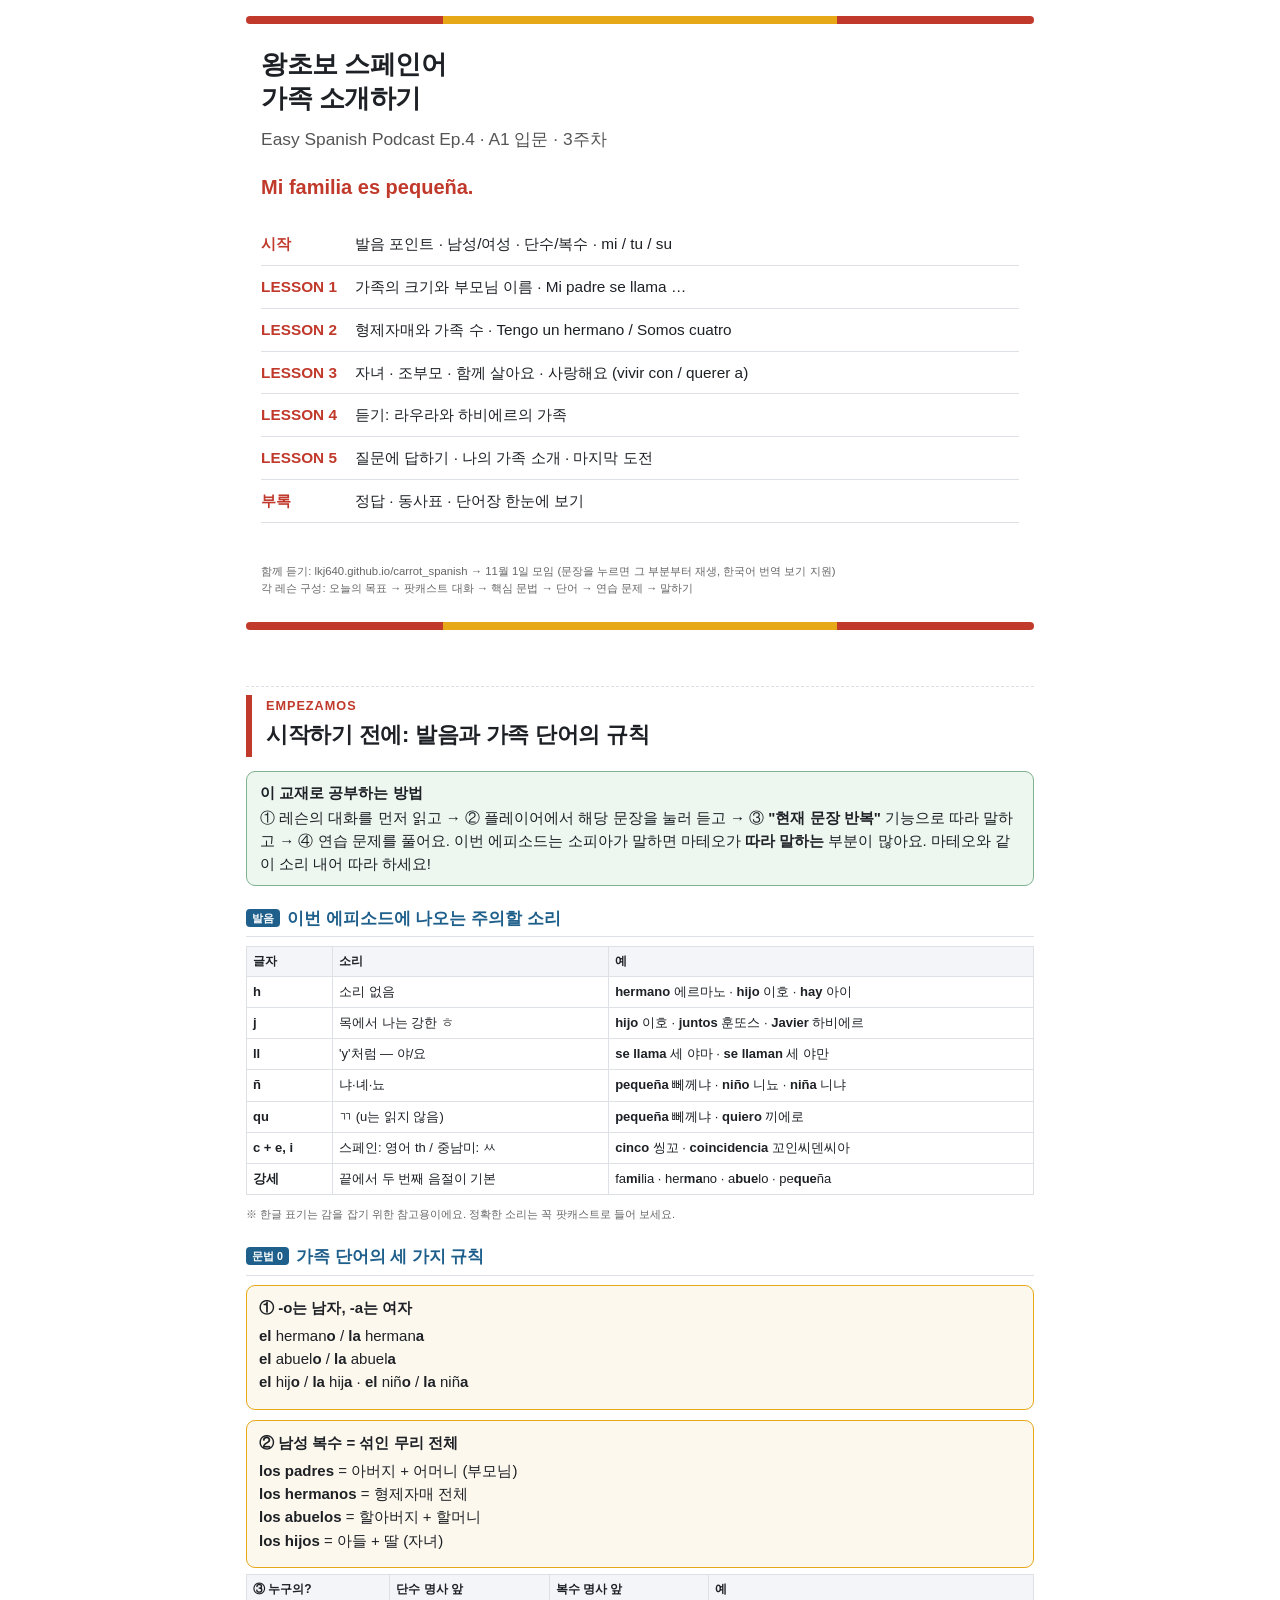
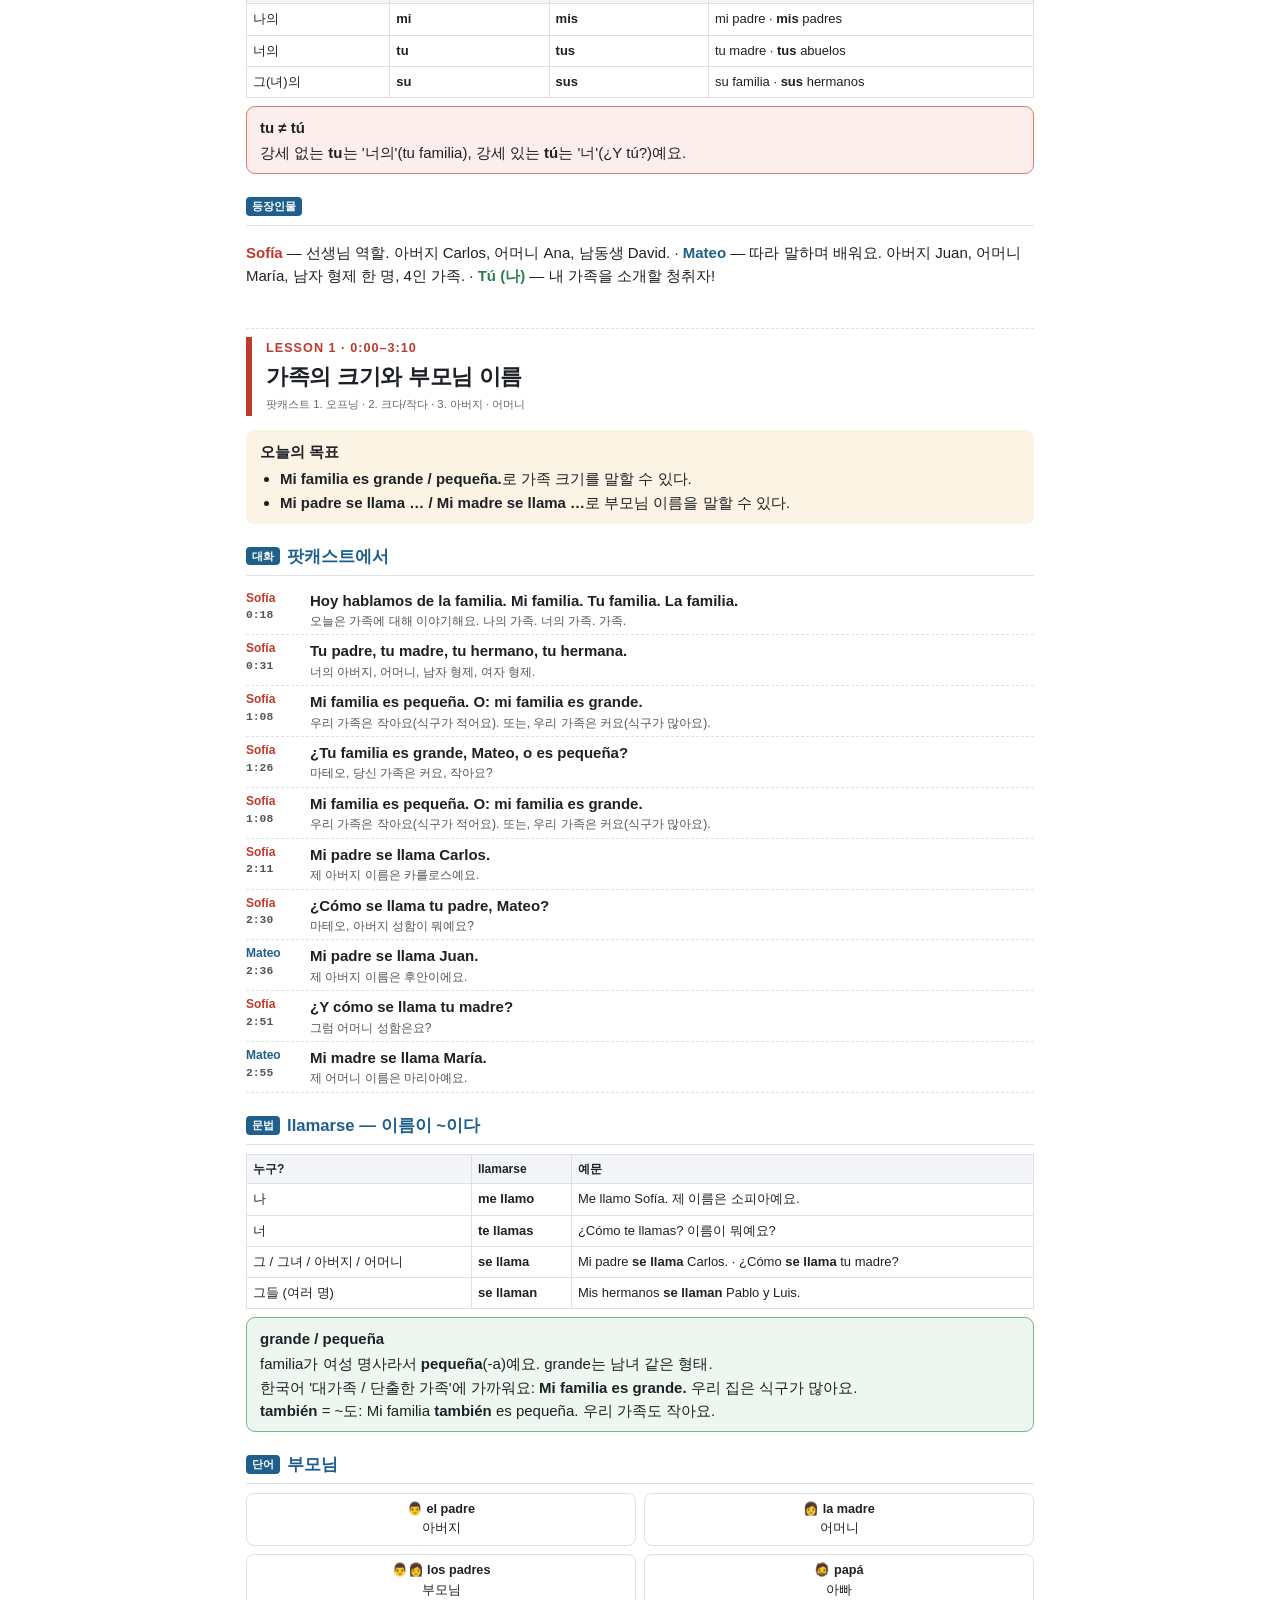
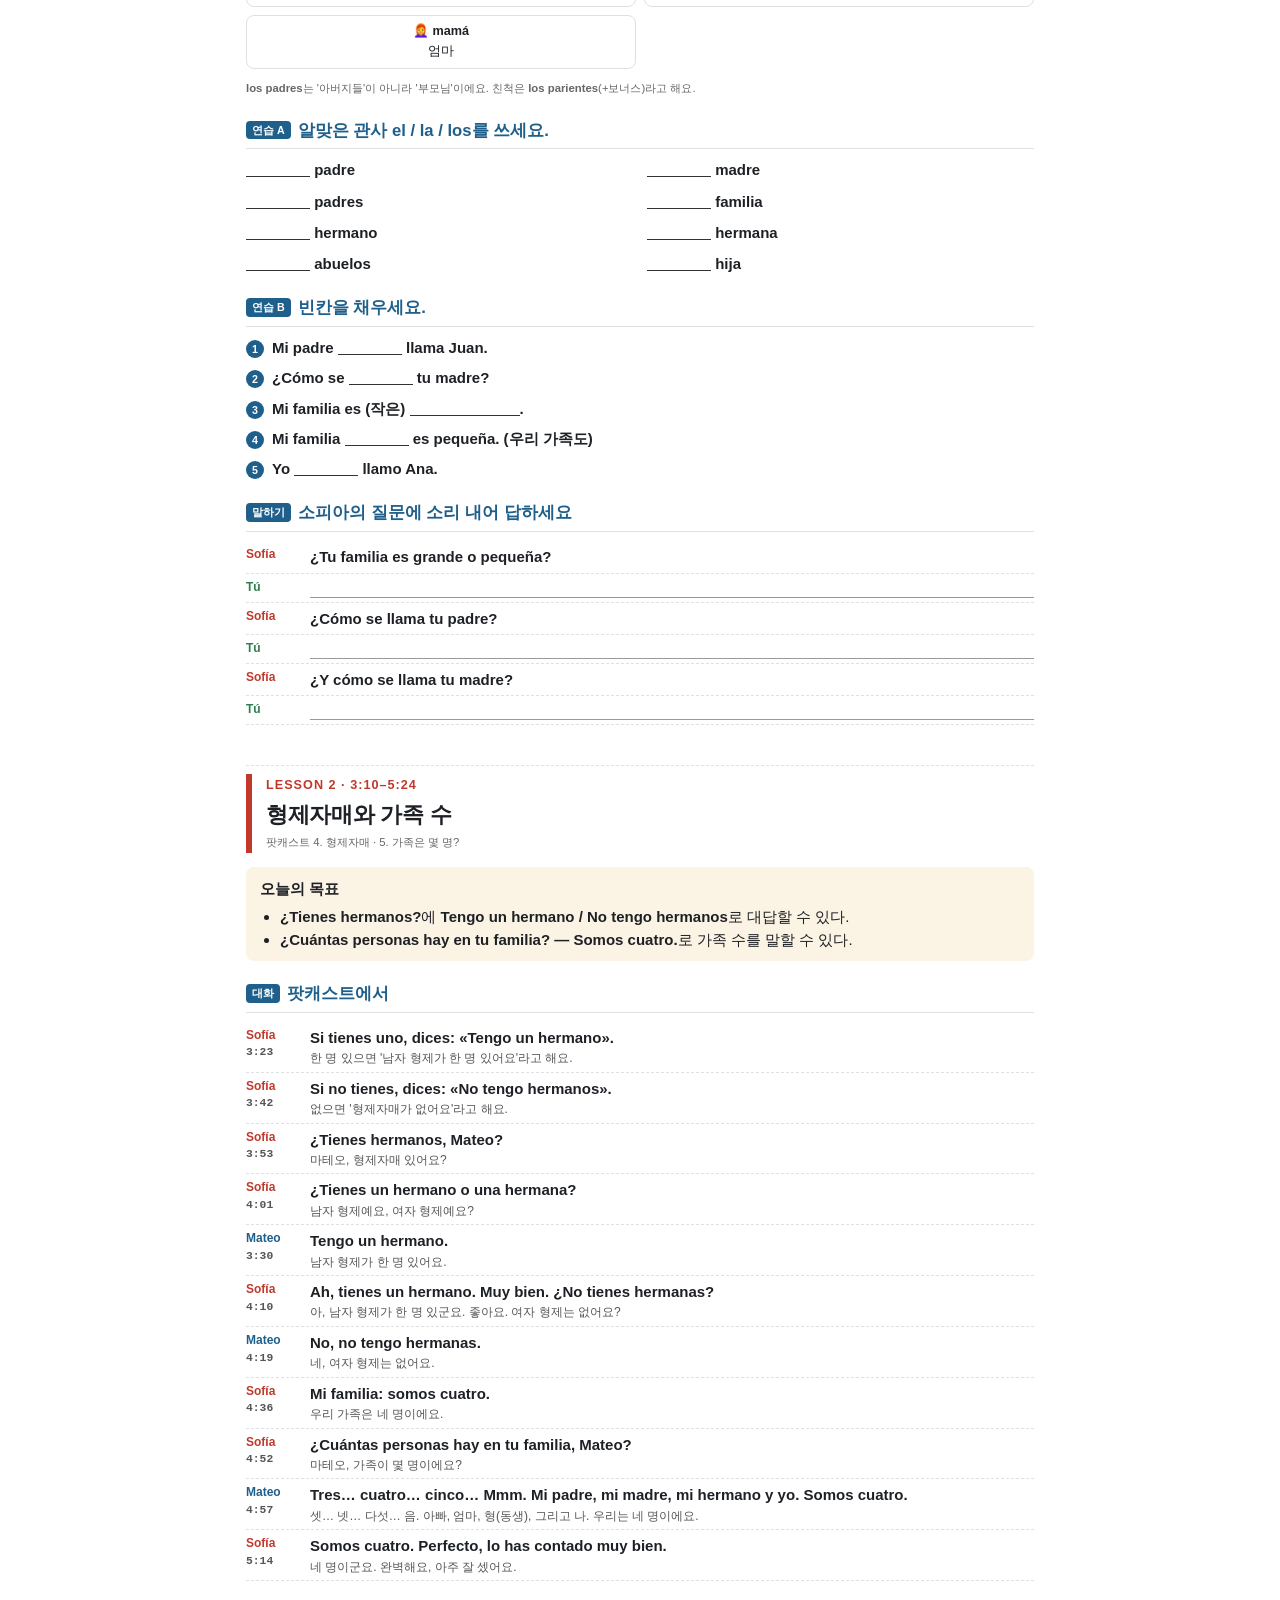
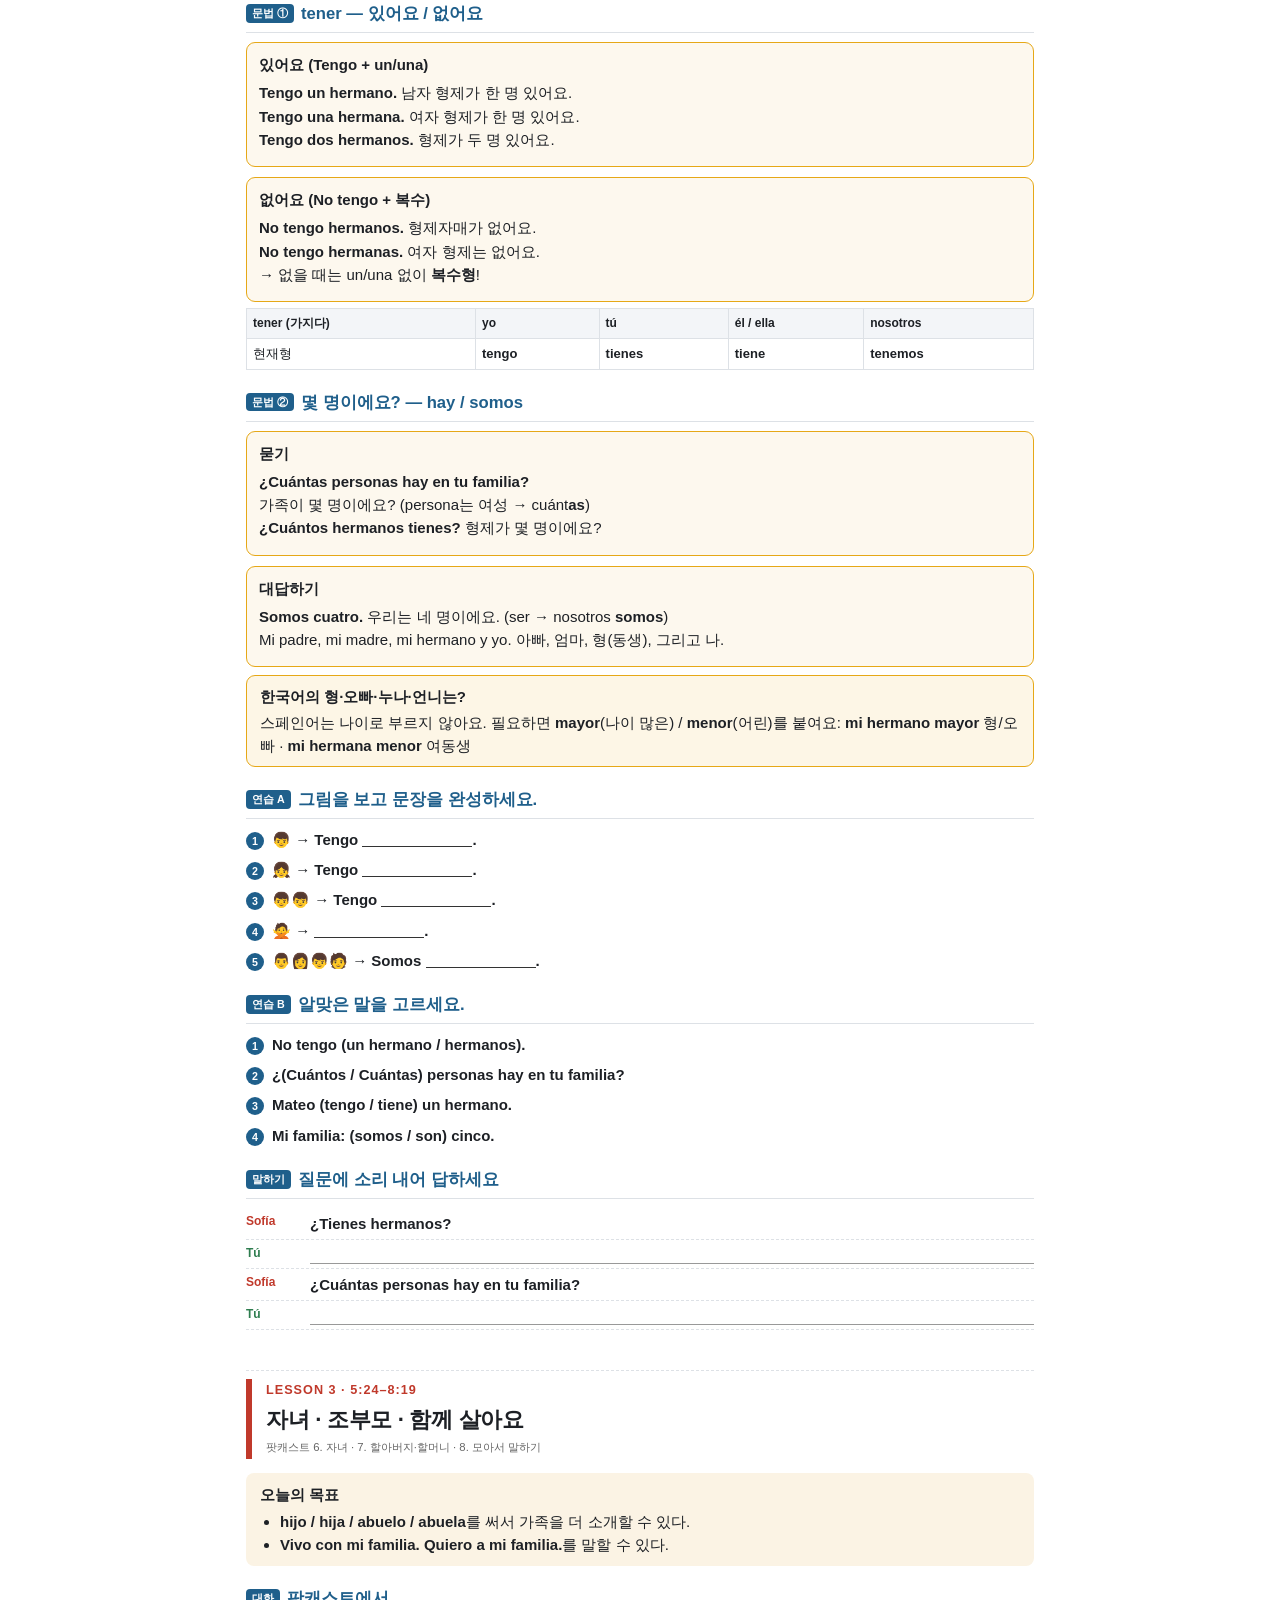
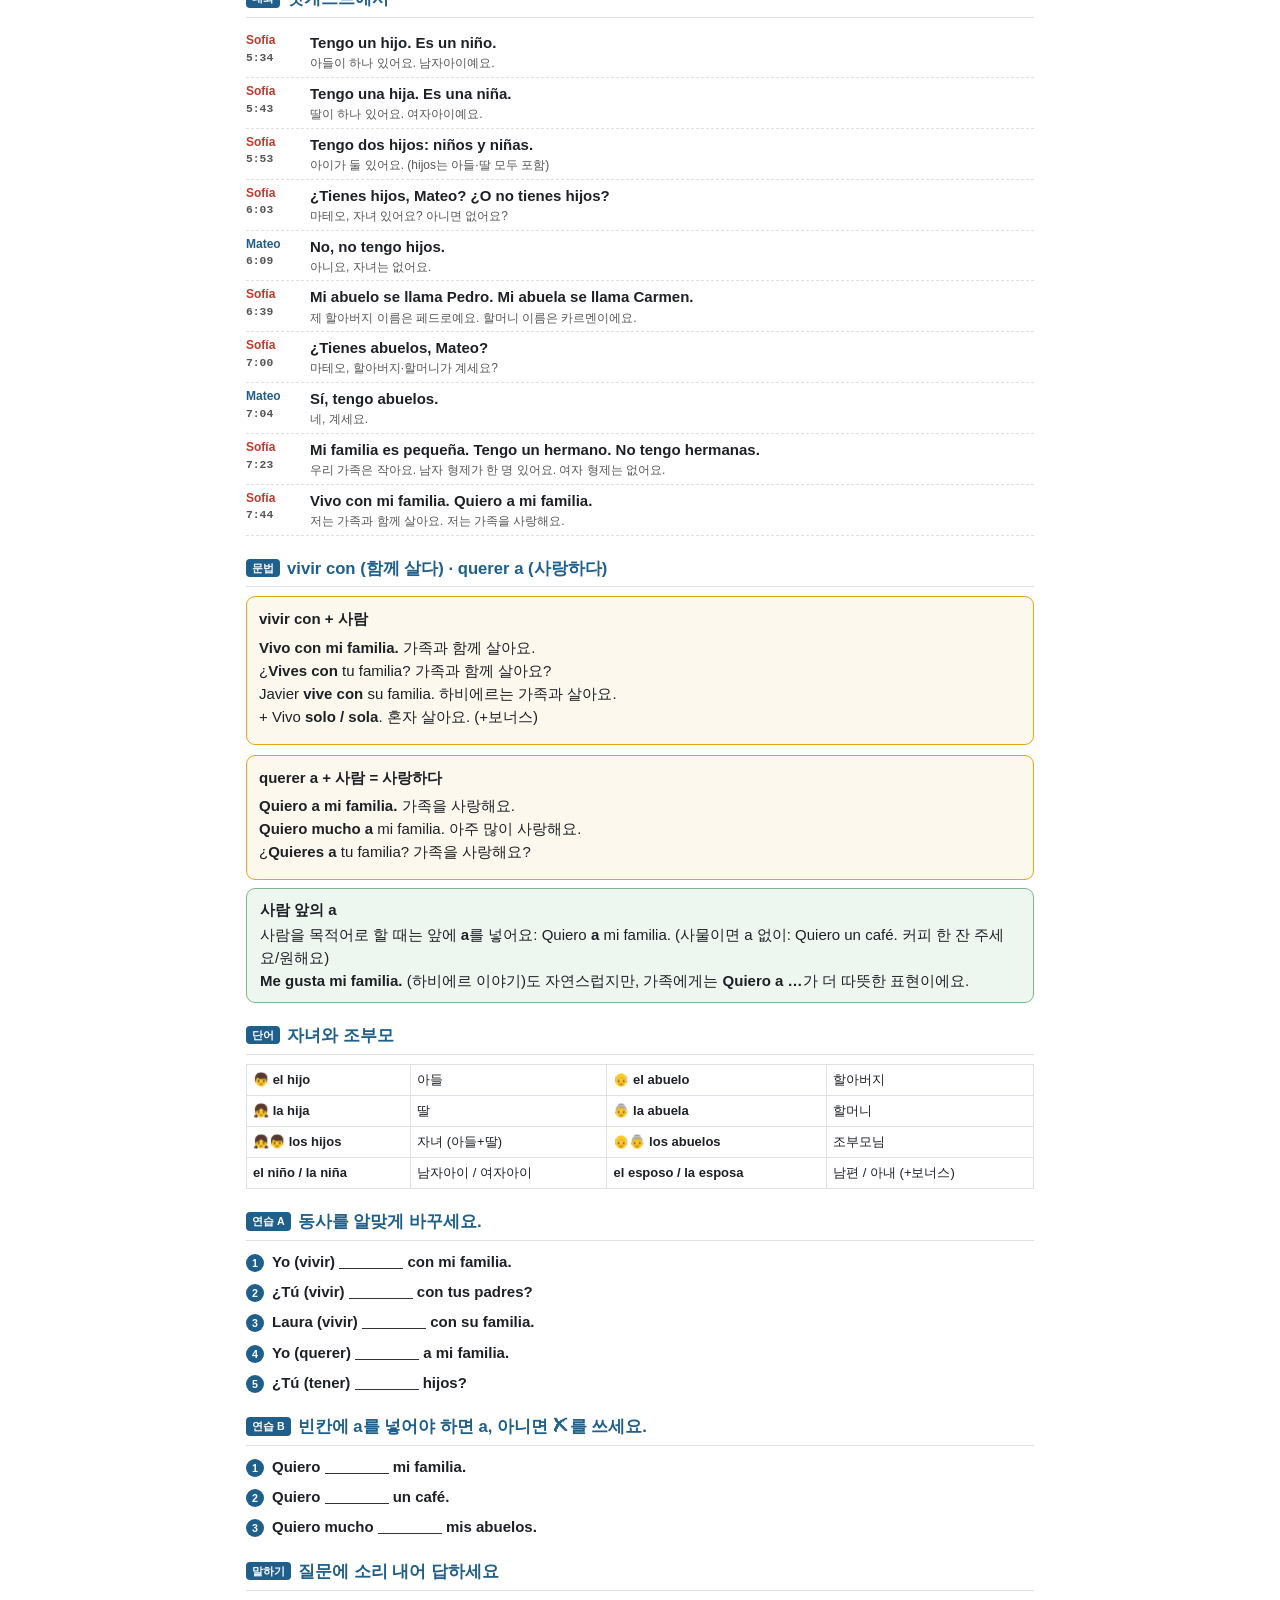
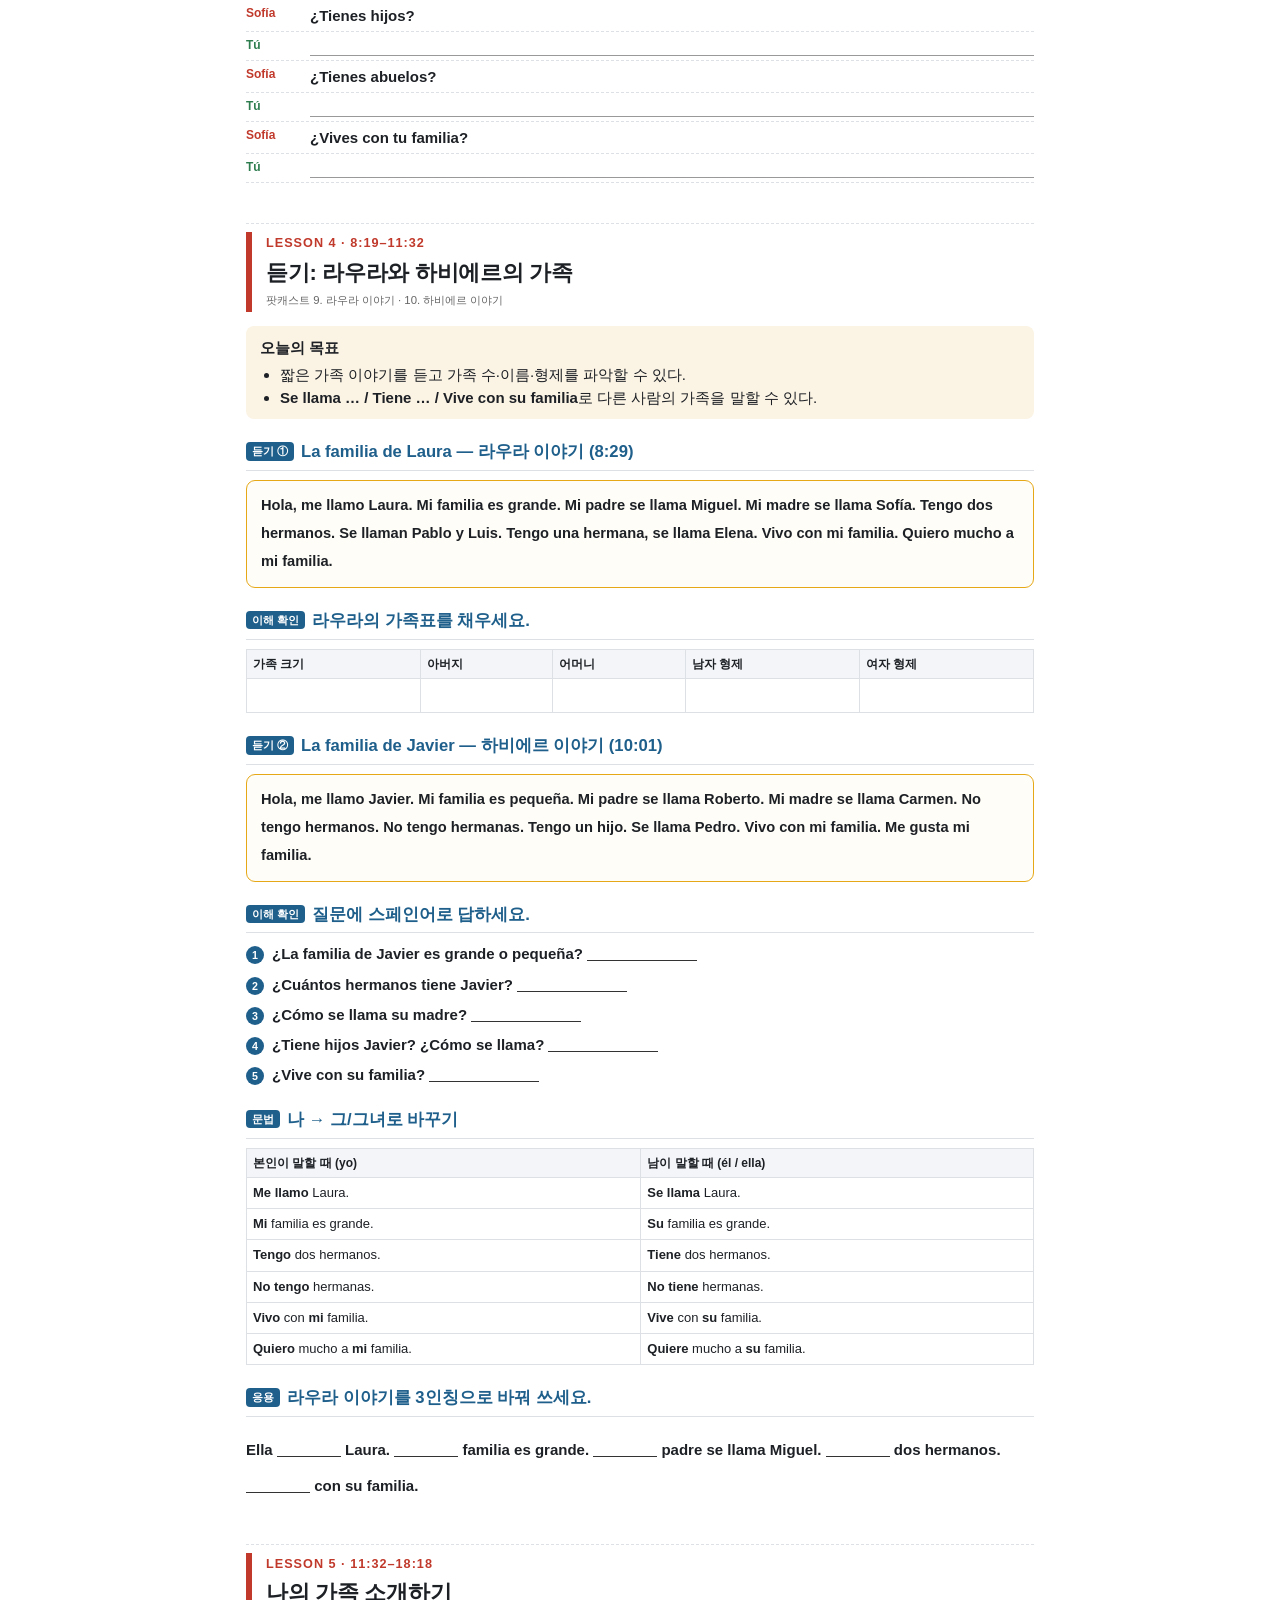
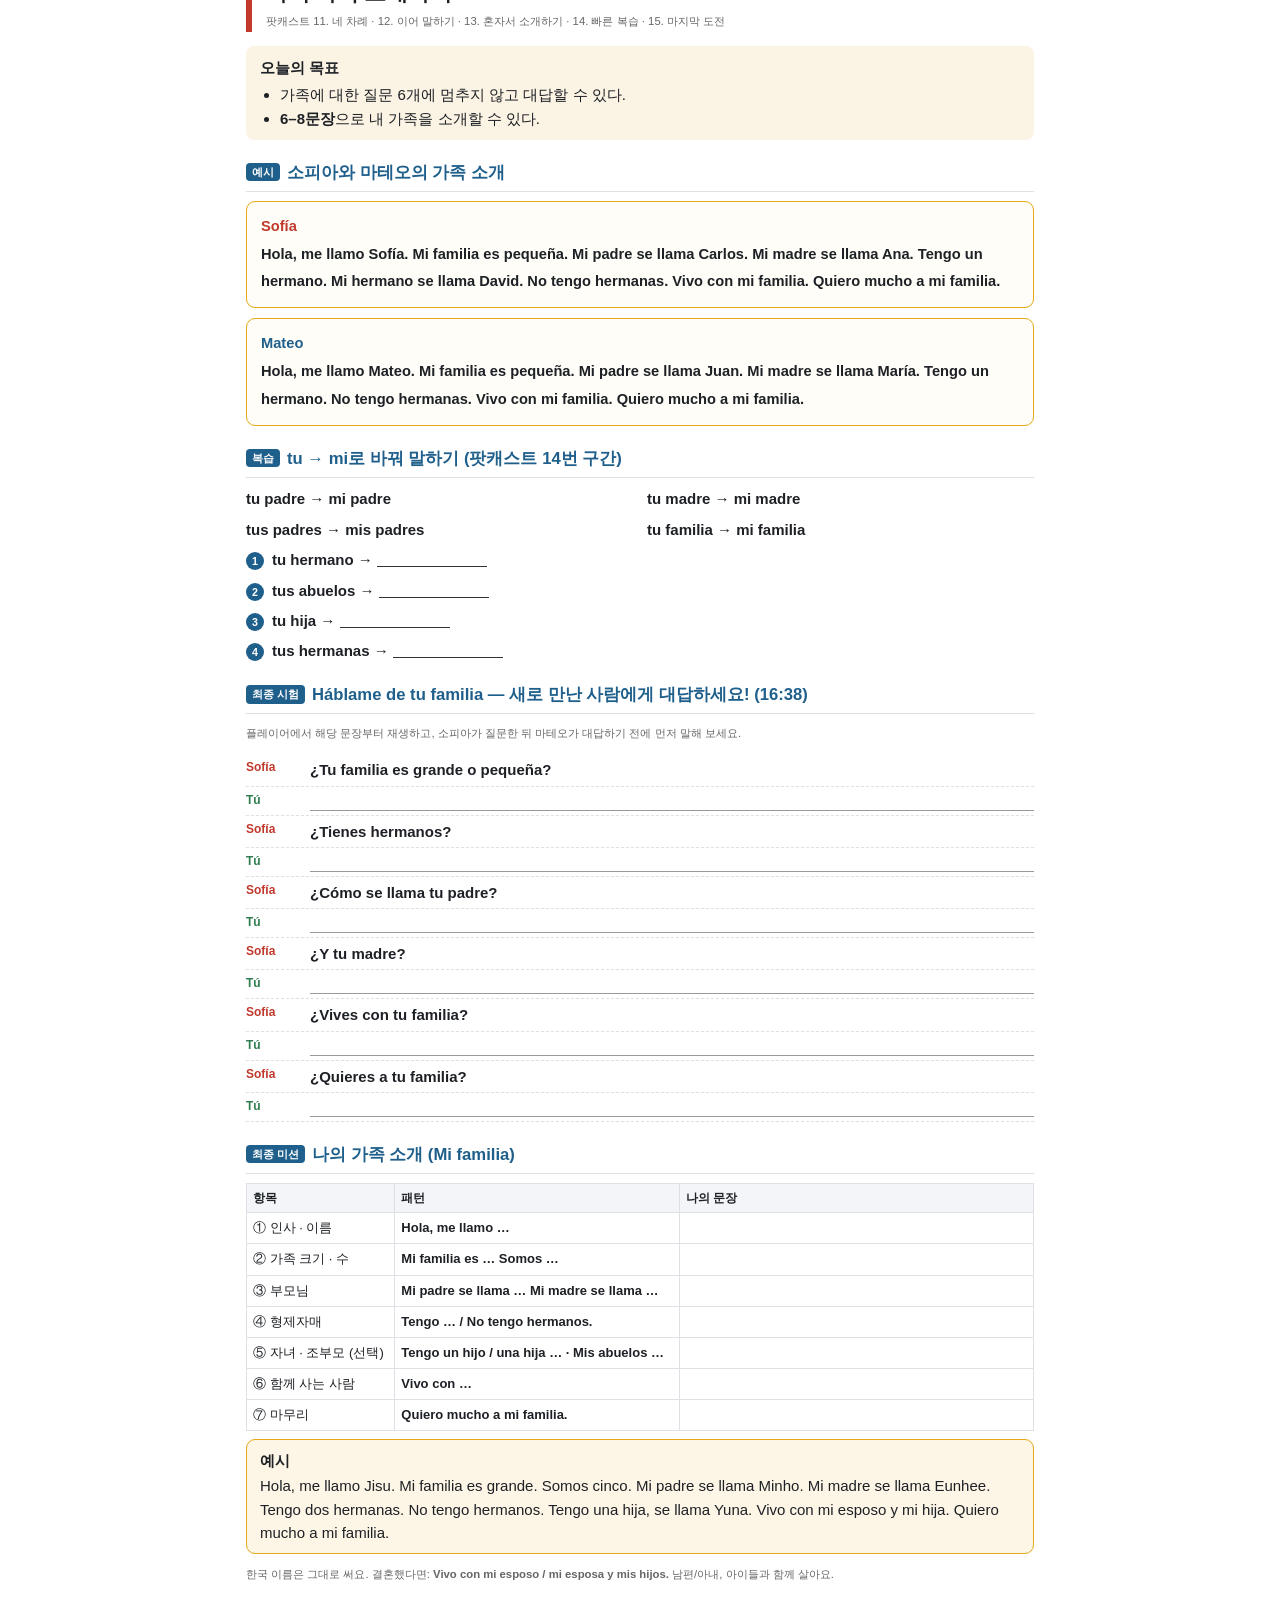
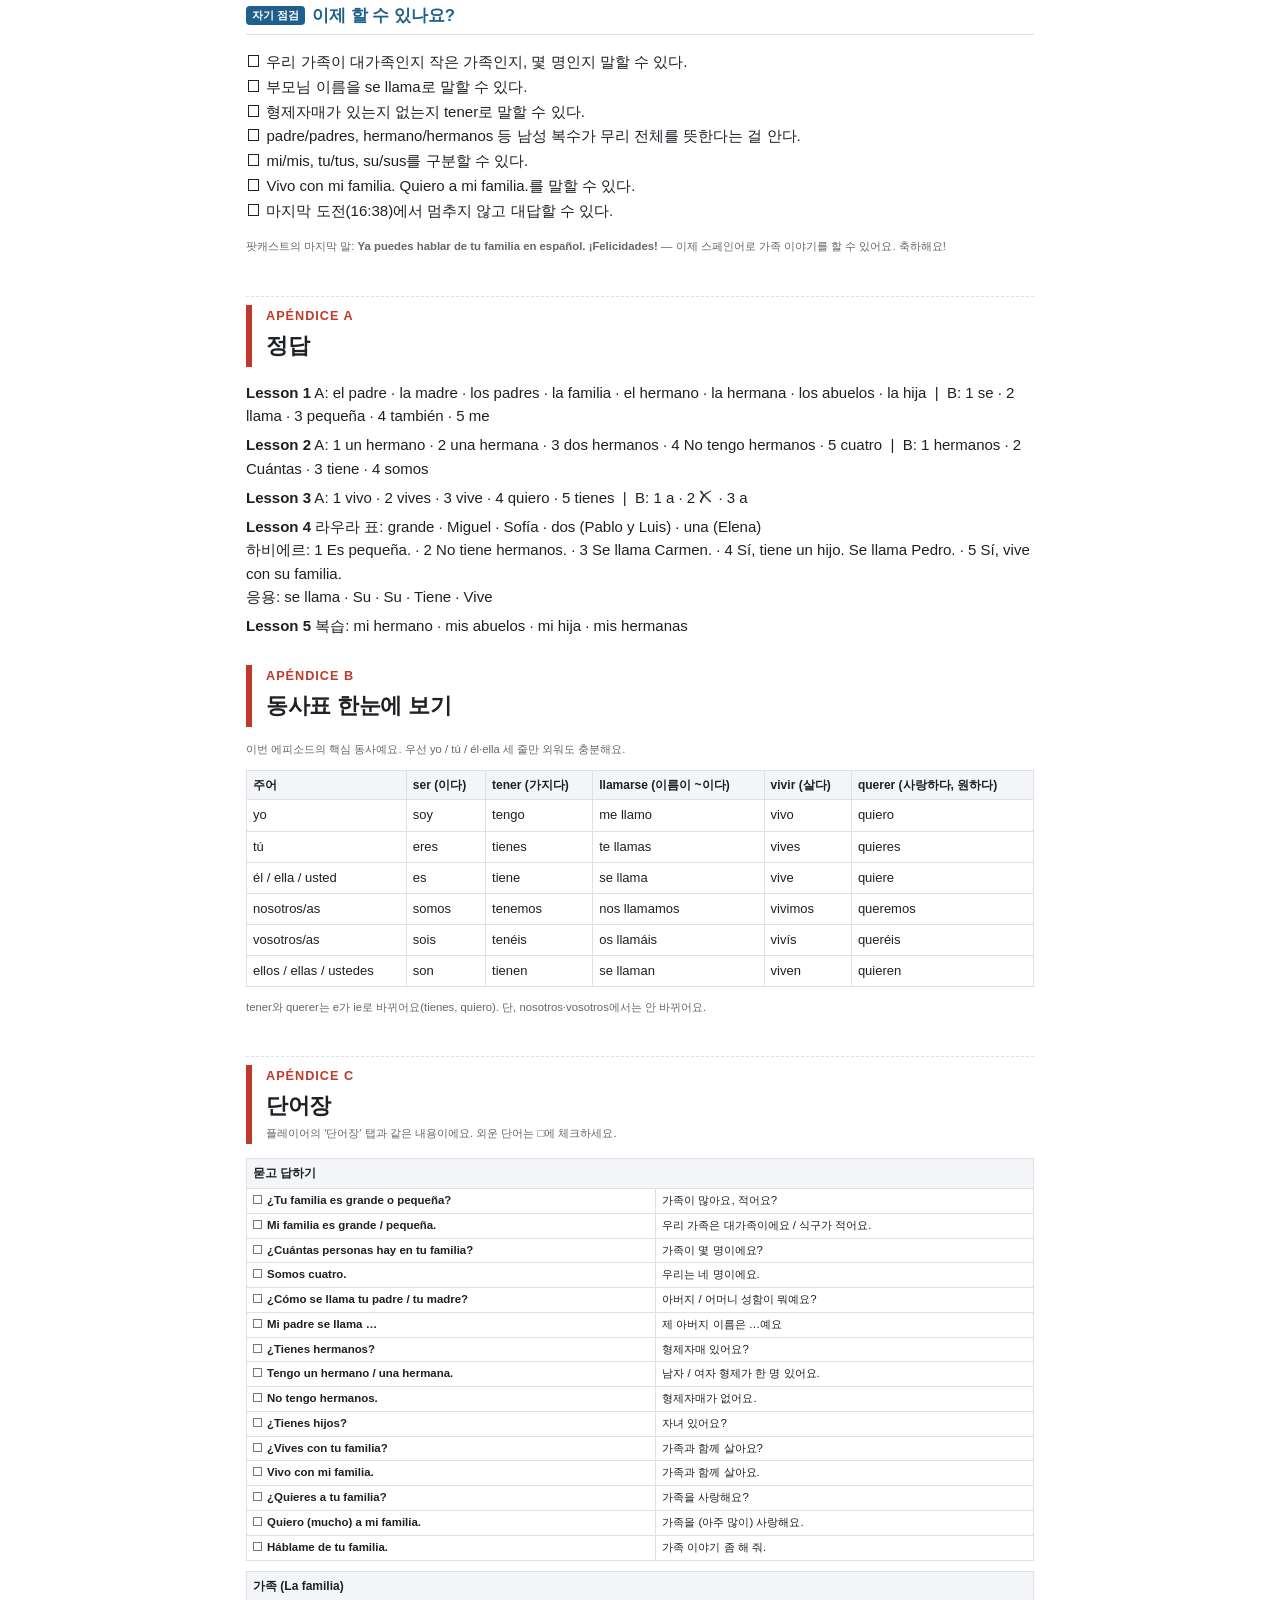
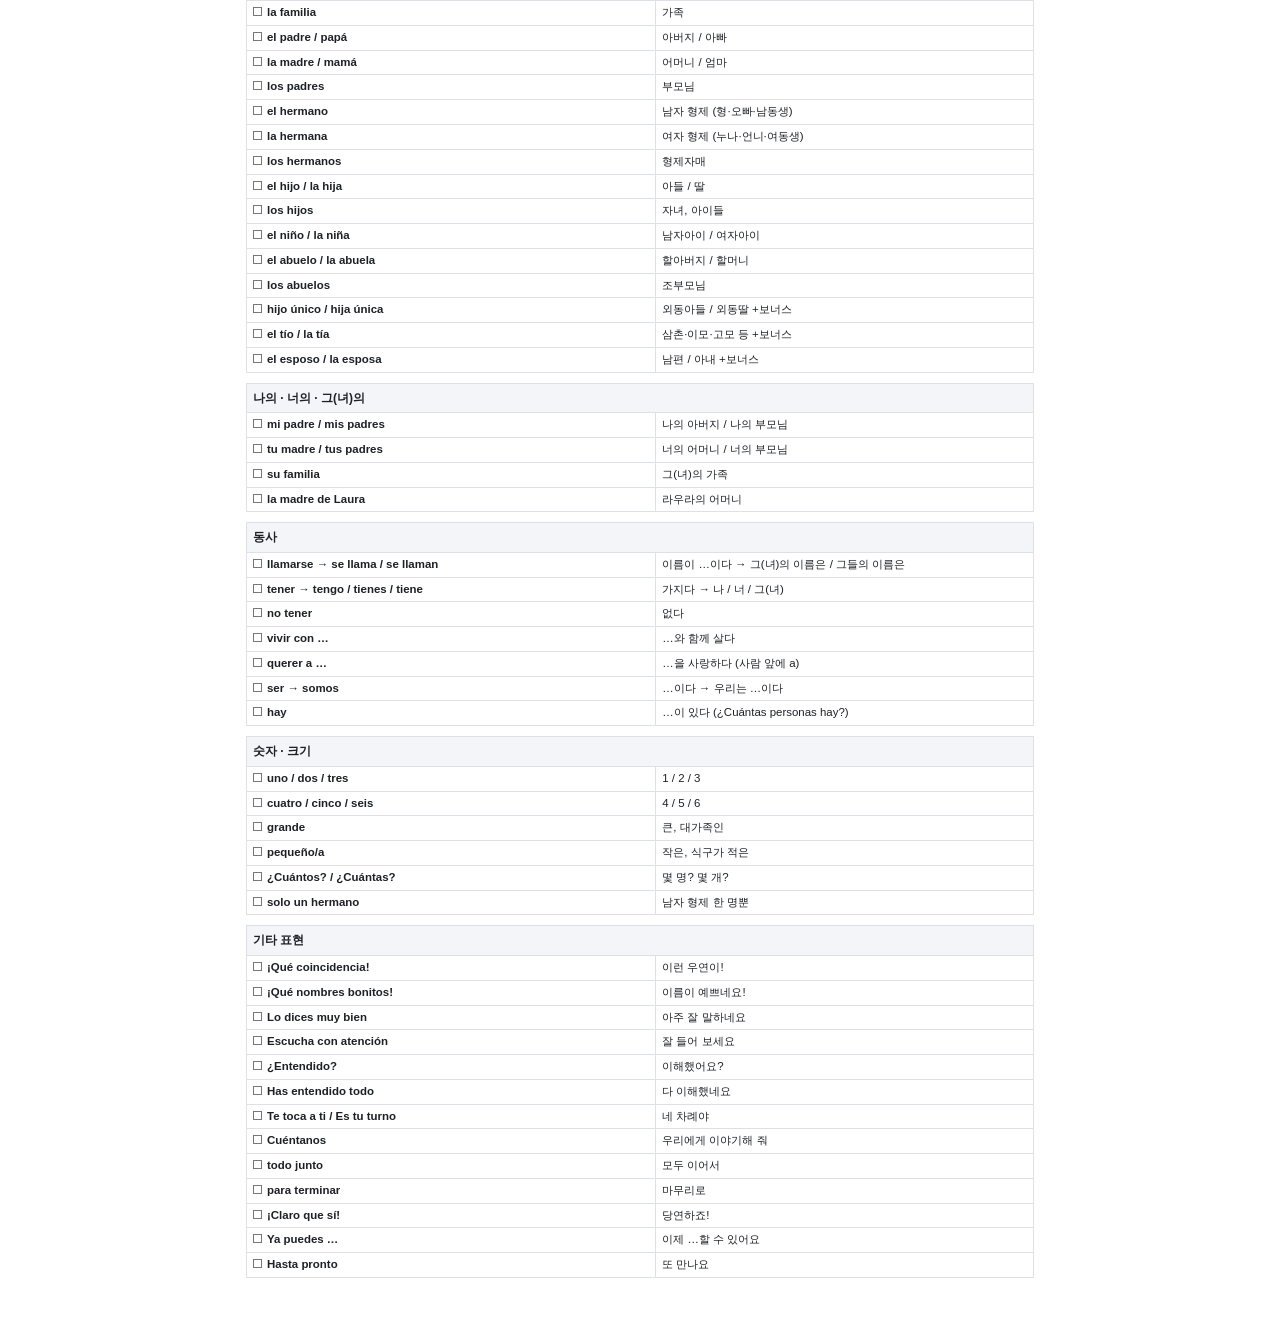
<file: meetings/2026-11-01/workbook.html>
<!doctype html><html lang="ko"><head><meta charset="utf-8"><title>스페인어 가족 교재 Ep4</title><style>@page{size:A4;margin:16mm 15mm 16mm}
:root{--red:#c0392b;--yel:#e6a817;--blue:#1f5f8b;--grn:#2e7d4f;--line:#dde1e6;--head:#f3f5f8}
*{box-sizing:border-box}
body{margin:0;font-family:"Helvetica Neue","Apple SD Gothic Neo",sans-serif;font-size:10.5pt;line-height:1.55;color:#1d2025;-webkit-print-color-adjust:exact;print-color-adjust:exact}
b{font-weight:700}
.lesson{break-before:page}
.cover{height:262mm;display:flex;flex-direction:column;justify-content:space-between}
.stripe{height:8px;border-radius:4px;background:linear-gradient(90deg,var(--red) 0 25%,var(--yel) 25% 75%,var(--red) 75%)}
.ct{padding:0 4mm;margin-top:-10mm}
.cover h1{font-size:30pt;line-height:1.3;margin:0 0 10px;letter-spacing:-.5px}
.cs{font-size:13pt;color:#555}
.big{color:var(--red);font-size:20pt;font-weight:800;margin:34px 0 26px}
.toc{width:100%;border-collapse:collapse;font-size:11.5pt}
.toc th{color:var(--red);text-align:left;width:82px;padding:9px 0;border-bottom:1px solid var(--line);white-space:nowrap}
.toc td{padding:9px 0 9px 12px;border-bottom:1px solid var(--line)}
.foot{font-size:8.5pt;color:#666;margin-top:40px}
.hd{border-left:6px solid var(--red);padding:2px 0 2px 14px;margin-bottom:14px}
.hd .k{color:var(--red);font-weight:700;letter-spacing:1px;font-size:9.5pt}
.hd h1{margin:2px 0 2px;font-size:20pt;letter-spacing:-.3px}
.hd .s{font-size:8.5pt;color:#666}
.goal{background:#fbf3e4;border-radius:8px;padding:10px 14px;margin:10px 0 16px;break-inside:avoid}
.goal ul{margin:4px 0 0;padding-left:20px}
h2{font-size:12.5pt;color:var(--blue);border-bottom:1px solid var(--line);padding-bottom:5px;margin:20px 0 9px;break-after:avoid}
.tag{display:inline-block;background:var(--blue);color:#fff;font-size:8pt;padding:1px 6px;border-radius:4px;margin-right:7px;vertical-align:2px}
.dlg{margin:4px 0 6px}
.dl{display:flex;gap:12px;border-bottom:1px dashed var(--line);padding:4px 0;break-inside:avoid}
.dw{flex:0 0 58px;font-size:9pt;font-weight:700}
.dw span{display:block;font-family:Menlo,monospace;font-size:8.5pt;color:#555;font-weight:700}
.dw.S{color:var(--red)}.dw.M{color:var(--blue)}.dw.T{color:var(--grn)}
.dl b{display:block}.dl small{display:block;color:#555;font-size:9pt}
.ans{flex:1;border-bottom:1px solid #999;height:20px}
.t{width:100%;border-collapse:collapse;margin:6px 0;font-size:9.8pt;break-inside:avoid}
.t th{background:var(--head);text-align:left;font-size:9pt;padding:6px 8px;border:1px solid var(--line)}
.t td{padding:6px 8px;border:1px solid var(--line);vertical-align:top}
.scale td:first-child{width:34px;text-align:center;font-size:13pt}
.fill td{height:34px}
.mine td{height:27px}.mine td:nth-child(3){width:45%}
.match td{width:50%}
.two{display:flex;gap:10px;margin:6px 0}.two>.box{flex:1}
.box{border:1.3px solid var(--yel);border-radius:9px;padding:10px 12px;background:#fdf8ee;break-inside:avoid}
.box p{margin:5px 0}
.note{border-radius:9px;padding:9px 13px;margin:8px 0;break-inside:avoid}
.note b:first-child{display:block;margin-bottom:2px}
.note.g{background:#eef6f0;border:1.3px solid #7fb38f}
.note.y{background:#fdf6e6;border:1.3px solid var(--yel)}
.note.r{background:#fdeeee;border:1.3px solid #e07b72}
.sm{font-size:8.5pt;color:#666}
.cS{color:var(--red)}.cM{color:var(--blue)}.cT{color:var(--grn)}
ol.q{list-style:none;padding:0;margin:4px 0}
ol.q li{margin:7px 0;font-weight:600;break-inside:avoid}
.n{display:inline-block;width:18px;height:18px;line-height:18px;border-radius:50%;background:var(--blue);color:#fff;font-size:8pt;text-align:center;margin-right:8px;font-weight:700}
.bl{display:inline-block;width:140px;border-bottom:1px solid #333;height:14px;vertical-align:-2px}
.bl.s{width:72px}
.grid4{display:grid;grid-template-columns:repeat(4,1fr);gap:8px 14px;font-weight:600;margin:6px 0}
.grid5{display:grid;grid-template-columns:repeat(5,1fr);gap:8px;font-size:9.5pt;text-align:center}
.grid5>div{border:1px solid var(--line);border-radius:8px;padding:6px}
.story{border:1.3px solid var(--yel);border-radius:9px;padding:11px 14px;font-weight:700;line-height:1.9;font-size:11pt;background:#fffdf7;break-inside:avoid}
.fillp{font-weight:600;line-height:2.4}
ul.chk{list-style:none;padding:0}ul.chk li::before{content:"☐ ";font-size:12pt}
.ans-list p{margin:6px 0}
.vcols{columns:2;column-gap:12px}
.t.v{font-size:8.6pt;margin:0 0 10px}
.t.v td{padding:3px 6px}.t.v td:first-child{width:52%}
.cb{display:inline-block;width:9px;height:9px;border:1px solid #777;margin-right:5px}
/* ---- 화면(웹·모바일)용 ---- */
@media screen{
body{font-size:15px;max-width:820px;margin:0 auto;padding:0 16px 40px;background:#fff}
.lesson{margin-top:40px;padding-top:8px;border-top:1px dashed var(--line)}
.cover{height:auto;gap:24px;padding:16px 0}
.ct{margin-top:0}
.cover h1{font-size:26px}.big{font-size:20px;margin:20px 0}
.hd h1{font-size:22px}
.two{flex-direction:column}
.grid4{grid-template-columns:repeat(2,1fr)}
.grid5{grid-template-columns:repeat(2,1fr)}
.t{font-size:13px}.t td,.t th{padding:5px 6px;overflow-wrap:anywhere}
.vcols{columns:1}
.bl{width:110px}.bl.s{width:64px}
.dw{flex-basis:52px}
}
</style></head><body><section class="cover"><div class="stripe"></div>
<div class="ct"><h1>왕초보 스페인어<br>가족 소개하기</h1>
<div class="cs">Easy Spanish Podcast Ep.4 · A1 입문 · 3주차</div>
<div class="big">Mi familia es pequeña.</div>
<table class="toc">
<tr><th>시작</th><td>발음 포인트 · 남성/여성 · 단수/복수 · mi / tu / su</td></tr>
<tr><th>LESSON 1</th><td>가족의 크기와 부모님 이름 · Mi padre se llama …</td></tr>
<tr><th>LESSON 2</th><td>형제자매와 가족 수 · Tengo un hermano / Somos cuatro</td></tr>
<tr><th>LESSON 3</th><td>자녀 · 조부모 · 함께 살아요 · 사랑해요 (vivir con / querer a)</td></tr>
<tr><th>LESSON 4</th><td>듣기: 라우라와 하비에르의 가족</td></tr>
<tr><th>LESSON 5</th><td>질문에 답하기 · 나의 가족 소개 · 마지막 도전</td></tr>
<tr><th>부록</th><td>정답 · 동사표 · 단어장 한눈에 보기</td></tr>
</table>
<div class="foot">함께 듣기: lkj640.github.io/carrot_spanish → 11월 1일 모임 (문장을 누르면 그 부분부터 재생, 한국어 번역 보기 지원)<br>
각 레슨 구성: 오늘의 목표 → 팟캐스트 대화 → 핵심 문법 → 단어 → 연습 문제 → 말하기</div></div>
<div class="stripe"></div></section><section class="lesson"><div class="hd"><div class="k">EMPEZAMOS</div><h1>시작하기 전에: 발음과 가족 단어의 규칙</h1></div>
<div class="note g"><b>이 교재로 공부하는 방법</b>① 레슨의 대화를 먼저 읽고 → ② 플레이어에서 해당 문장을 눌러 듣고 → ③ <b>"현재 문장 반복"</b> 기능으로 따라 말하고 → ④ 연습 문제를 풀어요. 이번 에피소드는 소피아가 말하면 마테오가 <b>따라 말하는</b> 부분이 많아요. 마테오와 같이 소리 내어 따라 하세요!</div>
<h2 class=""><span class="tag">발음</span>이번 에피소드에 나오는 주의할 소리</h2>
<table class="t"><tr><th>글자</th><th>소리</th><th>예</th></tr>
<tr><td><b>h</b></td><td>소리 없음</td><td><b>hermano</b> 에르마노 · <b>hijo</b> 이호 · <b>hay</b> 아이</td></tr>
<tr><td><b>j</b></td><td>목에서 나는 강한 ㅎ</td><td><b>hijo</b> 이호 · <b>juntos</b> 훈또스 · <b>Javier</b> 하비에르</td></tr>
<tr><td><b>ll</b></td><td>'y'처럼 — 야/요</td><td><b>se llama</b> 세 야마 · <b>se llaman</b> 세 야만</td></tr>
<tr><td><b>ñ</b></td><td>냐·녜·뇨</td><td><b>pequeña</b> 뻬께냐 · <b>niño</b> 니뇨 · <b>niña</b> 니냐</td></tr>
<tr><td><b>qu</b></td><td>ㄲ (u는 읽지 않음)</td><td><b>pequeña</b> 뻬께냐 · <b>quiero</b> 끼에로</td></tr>
<tr><td><b>c + e, i</b></td><td>스페인: 영어 th / 중남미: ㅆ</td><td><b>cinco</b> 씽꼬 · <b>coincidencia</b> 꼬인씨덴씨아</td></tr>
<tr><td><b>강세</b></td><td>끝에서 두 번째 음절이 기본</td><td>fa<b>mi</b>lia · her<b>ma</b>no · a<b>bue</b>lo · pe<b>que</b>ña</td></tr>
</table>
<p class="sm">※ 한글 표기는 감을 잡기 위한 참고용이에요. 정확한 소리는 꼭 팟캐스트로 들어 보세요.</p>
<h2 class=""><span class="tag">문법 0</span>가족 단어의 세 가지 규칙</h2>
<div class="two"><div class="box y"><b>① -o는 남자, -a는 여자</b>
<p><b>el</b> herman<b>o</b> / <b>la</b> herman<b>a</b><br><b>el</b> abuel<b>o</b> / <b>la</b> abuel<b>a</b><br><b>el</b> hij<b>o</b> / <b>la</b> hij<b>a</b> · <b>el</b> niñ<b>o</b> / <b>la</b> niñ<b>a</b></p></div>
<div class="box y"><b>② 남성 복수 = 섞인 무리 전체</b>
<p><b>los padres</b> = 아버지 + 어머니 (부모님)<br><b>los hermanos</b> = 형제자매 전체<br><b>los abuelos</b> = 할아버지 + 할머니<br><b>los hijos</b> = 아들 + 딸 (자녀)</p></div></div>
<table class="t"><tr><th>③ 누구의?</th><th>단수 명사 앞</th><th>복수 명사 앞</th><th>예</th></tr>
<tr><td>나의</td><td><b>mi</b></td><td><b>mis</b></td><td>mi padre · <b>mis</b> padres</td></tr>
<tr><td>너의</td><td><b>tu</b></td><td><b>tus</b></td><td>tu madre · <b>tus</b> abuelos</td></tr>
<tr><td>그(녀)의</td><td><b>su</b></td><td><b>sus</b></td><td>su familia · <b>sus</b> hermanos</td></tr></table>
<div class="note r"><b>tu ≠ tú</b> 강세 없는 <b>tu</b>는 '너의'(tu familia), 강세 있는 <b>tú</b>는 '너'(¿Y tú?)예요.</div>
<h2><span class="tag">등장인물</span></h2>
<p><b class="cS">Sofía</b> — 선생님 역할. 아버지 Carlos, 어머니 Ana, 남동생 David. · <b class="cM">Mateo</b> — 따라 말하며 배워요. 아버지 Juan, 어머니 María, 남자 형제 한 명, 4인 가족. · <b class="cT">Tú (나)</b> — 내 가족을 소개할 청취자!</p>
</section><section class="lesson"><div class="hd"><div class="k">LESSON 1 · 0:00–3:10</div><h1>가족의 크기와 부모님 이름</h1><div class="s">팟캐스트 1. 오프닝 · 2. 크다/작다 · 3. 아버지 · 어머니</div></div><div class="goal"><b>오늘의 목표</b><ul><li><b>Mi familia es grande / pequeña.</b>로 가족 크기를 말할 수 있다.</li><li><b>Mi padre se llama … / Mi madre se llama …</b>로 부모님 이름을 말할 수 있다.</li></ul></div><h2 class=""><span class="tag">대화</span>팟캐스트에서</h2><div class="dlg"><div class="dl"><div class="dw S">Sofía<span>0:18</span></div><div><b>Hoy hablamos de la familia. Mi familia. Tu familia. La familia.</b><small>오늘은 가족에 대해 이야기해요. 나의 가족. 너의 가족. 가족.</small></div></div><div class="dl"><div class="dw S">Sofía<span>0:31</span></div><div><b>Tu padre, tu madre, tu hermano, tu hermana.</b><small>너의 아버지, 어머니, 남자 형제, 여자 형제.</small></div></div><div class="dl"><div class="dw S">Sofía<span>1:08</span></div><div><b>Mi familia es pequeña. O: mi familia es grande.</b><small>우리 가족은 작아요(식구가 적어요). 또는, 우리 가족은 커요(식구가 많아요).</small></div></div><div class="dl"><div class="dw S">Sofía<span>1:26</span></div><div><b>¿Tu familia es grande, Mateo, o es pequeña?</b><small>마테오, 당신 가족은 커요, 작아요?</small></div></div><div class="dl"><div class="dw S">Sofía<span>1:08</span></div><div><b>Mi familia es pequeña. O: mi familia es grande.</b><small>우리 가족은 작아요(식구가 적어요). 또는, 우리 가족은 커요(식구가 많아요).</small></div></div><div class="dl"><div class="dw S">Sofía<span>2:11</span></div><div><b>Mi padre se llama Carlos.</b><small>제 아버지 이름은 카를로스예요.</small></div></div><div class="dl"><div class="dw S">Sofía<span>2:30</span></div><div><b>¿Cómo se llama tu padre, Mateo?</b><small>마테오, 아버지 성함이 뭐예요?</small></div></div><div class="dl"><div class="dw M">Mateo<span>2:36</span></div><div><b>Mi padre se llama Juan.</b><small>제 아버지 이름은 후안이에요.</small></div></div><div class="dl"><div class="dw S">Sofía<span>2:51</span></div><div><b>¿Y cómo se llama tu madre?</b><small>그럼 어머니 성함은요?</small></div></div><div class="dl"><div class="dw M">Mateo<span>2:55</span></div><div><b>Mi madre se llama María.</b><small>제 어머니 이름은 마리아예요.</small></div></div></div><h2 class=""><span class="tag">문법</span>llamarse — 이름이 ~이다</h2><table class="t"><tr><th>누구?</th><th>llamarse</th><th>예문</th></tr>
<tr><td>나</td><td><b>me llamo</b></td><td>Me llamo Sofía. 제 이름은 소피아예요.</td></tr>
<tr><td>너</td><td><b>te llamas</b></td><td>¿Cómo te llamas? 이름이 뭐예요?</td></tr>
<tr><td>그 / 그녀 / 아버지 / 어머니</td><td><b>se llama</b></td><td>Mi padre <b>se llama</b> Carlos. · ¿Cómo <b>se llama</b> tu madre?</td></tr>
<tr><td>그들 (여러 명)</td><td><b>se llaman</b></td><td>Mis hermanos <b>se llaman</b> Pablo y Luis.</td></tr></table>
<div class="note g"><b>grande / pequeña</b> familia가 여성 명사라서 <b>pequeña</b>(-a)예요. grande는 남녀 같은 형태.
<br>한국어 '대가족 / 단출한 가족'에 가까워요: <b>Mi familia es grande.</b> 우리 집은 식구가 많아요.
<br><b>también</b> = ~도: Mi familia <b>también</b> es pequeña. 우리 가족도 작아요.</div>
<h2 class=""><span class="tag">단어</span>부모님</h2>
<div class="grid5"><div>👨 <b>el padre</b><br>아버지</div><div>👩 <b>la madre</b><br>어머니</div><div>👨‍👩 <b>los padres</b><br>부모님</div><div>🧔 <b>papá</b><br>아빠</div><div>👩‍🦰 <b>mamá</b><br>엄마</div></div>
<p class="sm"><b>los padres</b>는 '아버지들'이 아니라 '부모님'이에요. 친척은 <b>los parientes</b>(+보너스)라고 해요.</p><h2 class=""><span class="tag">연습 A</span>알맞은 관사 el / la / los를 쓰세요.</h2><div class="grid4"><div><span class="bl s"></span> padre</div><div><span class="bl s"></span> madre</div><div><span class="bl s"></span> padres</div><div><span class="bl s"></span> familia</div><div><span class="bl s"></span> hermano</div><div><span class="bl s"></span> hermana</div><div><span class="bl s"></span> abuelos</div><div><span class="bl s"></span> hija</div></div><h2 class=""><span class="tag">연습 B</span>빈칸을 채우세요.</h2><ol class="q"><li><span class=n>1</span>Mi padre <span class="bl s"></span> llama Juan.</li><li><span class=n>2</span>¿Cómo se <span class="bl s"></span> tu madre?</li><li><span class=n>3</span>Mi familia es (작은) <span class="bl"></span>.</li><li><span class=n>4</span>Mi familia <span class="bl s"></span> es pequeña. (우리 가족도)</li><li><span class=n>5</span>Yo <span class="bl s"></span> llamo Ana.</li></ol><h2 class=""><span class="tag">말하기</span>소피아의 질문에 소리 내어 답하세요</h2><div class="dlg"><div class="dl"><div class="dw S">Sofía</div><div><b>¿Tu familia es grande o pequeña?</b></div></div><div class="dl"><div class="dw T">Tú</div><div class="ans"></div></div><div class="dl"><div class="dw S">Sofía</div><div><b>¿Cómo se llama tu padre?</b></div></div><div class="dl"><div class="dw T">Tú</div><div class="ans"></div></div><div class="dl"><div class="dw S">Sofía</div><div><b>¿Y cómo se llama tu madre?</b></div></div><div class="dl"><div class="dw T">Tú</div><div class="ans"></div></div></div></section><section class="lesson"><div class="hd"><div class="k">LESSON 2 · 3:10–5:24</div><h1>형제자매와 가족 수</h1><div class="s">팟캐스트 4. 형제자매 · 5. 가족은 몇 명?</div></div><div class="goal"><b>오늘의 목표</b><ul><li><b>¿Tienes hermanos?</b>에 <b>Tengo un hermano / No tengo hermanos</b>로 대답할 수 있다.</li><li><b>¿Cuántas personas hay en tu familia? — Somos cuatro.</b>로 가족 수를 말할 수 있다.</li></ul></div><h2 class=""><span class="tag">대화</span>팟캐스트에서</h2><div class="dlg"><div class="dl"><div class="dw S">Sofía<span>3:23</span></div><div><b>Si tienes uno, dices: «Tengo un hermano».</b><small>한 명 있으면 '남자 형제가 한 명 있어요'라고 해요.</small></div></div><div class="dl"><div class="dw S">Sofía<span>3:42</span></div><div><b>Si no tienes, dices: «No tengo hermanos».</b><small>없으면 '형제자매가 없어요'라고 해요.</small></div></div><div class="dl"><div class="dw S">Sofía<span>3:53</span></div><div><b>¿Tienes hermanos, Mateo?</b><small>마테오, 형제자매 있어요?</small></div></div><div class="dl"><div class="dw S">Sofía<span>4:01</span></div><div><b>¿Tienes un hermano o una hermana?</b><small>남자 형제예요, 여자 형제예요?</small></div></div><div class="dl"><div class="dw M">Mateo<span>3:30</span></div><div><b>Tengo un hermano.</b><small>남자 형제가 한 명 있어요.</small></div></div><div class="dl"><div class="dw S">Sofía<span>4:10</span></div><div><b>Ah, tienes un hermano. Muy bien. ¿No tienes hermanas?</b><small>아, 남자 형제가 한 명 있군요. 좋아요. 여자 형제는 없어요?</small></div></div><div class="dl"><div class="dw M">Mateo<span>4:19</span></div><div><b>No, no tengo hermanas.</b><small>네, 여자 형제는 없어요.</small></div></div><div class="dl"><div class="dw S">Sofía<span>4:36</span></div><div><b>Mi familia: somos cuatro.</b><small>우리 가족은 네 명이에요.</small></div></div><div class="dl"><div class="dw S">Sofía<span>4:52</span></div><div><b>¿Cuántas personas hay en tu familia, Mateo?</b><small>마테오, 가족이 몇 명이에요?</small></div></div><div class="dl"><div class="dw M">Mateo<span>4:57</span></div><div><b>Tres… cuatro… cinco… Mmm. Mi padre, mi madre, mi hermano y yo. Somos cuatro.</b><small>셋… 넷… 다섯… 음. 아빠, 엄마, 형(동생), 그리고 나. 우리는 네 명이에요.</small></div></div><div class="dl"><div class="dw S">Sofía<span>5:14</span></div><div><b>Somos cuatro. Perfecto, lo has contado muy bien.</b><small>네 명이군요. 완벽해요, 아주 잘 셌어요.</small></div></div></div><h2 class=""><span class="tag">문법 ①</span>tener — 있어요 / 없어요</h2><div class="two"><div class="box y"><b>있어요 (Tengo + un/una)</b>
<p><b>Tengo un hermano.</b> 남자 형제가 한 명 있어요.<br><b>Tengo una hermana.</b> 여자 형제가 한 명 있어요.<br><b>Tengo dos hermanos.</b> 형제가 두 명 있어요.</p></div>
<div class="box y"><b>없어요 (No tengo + 복수)</b>
<p><b>No tengo hermanos.</b> 형제자매가 없어요.<br><b>No tengo hermanas.</b> 여자 형제는 없어요.<br>→ 없을 때는 un/una 없이 <b>복수형</b>!</p></div></div>
<table class="t"><tr><th>tener (가지다)</th><th>yo</th><th>tú</th><th>él / ella</th><th>nosotros</th></tr>
<tr><td>현재형</td><td><b>tengo</b></td><td><b>tienes</b></td><td><b>tiene</b></td><td><b>tenemos</b></td></tr></table>
<h2 class=""><span class="tag">문법 ②</span>몇 명이에요? — hay / somos</h2>
<div class="two"><div class="box y"><b>묻기</b>
<p><b>¿Cuántas personas hay en tu familia?</b><br>가족이 몇 명이에요? (persona는 여성 → cuánt<b>as</b>)<br><b>¿Cuántos hermanos tienes?</b> 형제가 몇 명이에요?</p></div>
<div class="box y"><b>대답하기</b>
<p><b>Somos cuatro.</b> 우리는 네 명이에요. (ser → nosotros <b>somos</b>)<br>Mi padre, mi madre, mi hermano y yo. 아빠, 엄마, 형(동생), 그리고 나.</p></div></div>
<div class="note y"><b>한국어의 형·오빠·누나·언니는?</b> 스페인어는 나이로 부르지 않아요. 필요하면 <b>mayor</b>(나이 많은) / <b>menor</b>(어린)를 붙여요: <b>mi hermano mayor</b> 형/오빠 · <b>mi hermana menor</b> 여동생</div><h2 class=""><span class="tag">연습 A</span>그림을 보고 문장을 완성하세요.</h2><ol class="q"><li><span class=n>1</span>👦 → Tengo <span class="bl"></span>.</li><li><span class=n>2</span>👧 → Tengo <span class="bl"></span>.</li><li><span class=n>3</span>👦👦 → Tengo <span class="bl"></span>.</li><li><span class=n>4</span>🙅 → <span class="bl"></span>.</li><li><span class=n>5</span>👨👩👦🧑 → Somos <span class="bl"></span>.</li></ol><h2 class=""><span class="tag">연습 B</span>알맞은 말을 고르세요.</h2><ol class="q"><li><span class=n>1</span>No tengo (un hermano / hermanos).</li><li><span class=n>2</span>¿(Cuántos / Cuántas) personas hay en tu familia?</li><li><span class=n>3</span>Mateo (tengo / tiene) un hermano.</li><li><span class=n>4</span>Mi familia: (somos / son) cinco.</li></ol><h2 class=""><span class="tag">말하기</span>질문에 소리 내어 답하세요</h2><div class="dlg"><div class="dl"><div class="dw S">Sofía</div><div><b>¿Tienes hermanos?</b></div></div><div class="dl"><div class="dw T">Tú</div><div class="ans"></div></div><div class="dl"><div class="dw S">Sofía</div><div><b>¿Cuántas personas hay en tu familia?</b></div></div><div class="dl"><div class="dw T">Tú</div><div class="ans"></div></div></div></section><section class="lesson"><div class="hd"><div class="k">LESSON 3 · 5:24–8:19</div><h1>자녀 · 조부모 · 함께 살아요</h1><div class="s">팟캐스트 6. 자녀 · 7. 할아버지·할머니 · 8. 모아서 말하기</div></div><div class="goal"><b>오늘의 목표</b><ul><li><b>hijo / hija / abuelo / abuela</b>를 써서 가족을 더 소개할 수 있다.</li><li><b>Vivo con mi familia. Quiero a mi familia.</b>를 말할 수 있다.</li></ul></div><h2 class=""><span class="tag">대화</span>팟캐스트에서</h2><div class="dlg"><div class="dl"><div class="dw S">Sofía<span>5:34</span></div><div><b>Tengo un hijo. Es un niño.</b><small>아들이 하나 있어요. 남자아이예요.</small></div></div><div class="dl"><div class="dw S">Sofía<span>5:43</span></div><div><b>Tengo una hija. Es una niña.</b><small>딸이 하나 있어요. 여자아이예요.</small></div></div><div class="dl"><div class="dw S">Sofía<span>5:53</span></div><div><b>Tengo dos hijos: niños y niñas.</b><small>아이가 둘 있어요. (hijos는 아들·딸 모두 포함)</small></div></div><div class="dl"><div class="dw S">Sofía<span>6:03</span></div><div><b>¿Tienes hijos, Mateo? ¿O no tienes hijos?</b><small>마테오, 자녀 있어요? 아니면 없어요?</small></div></div><div class="dl"><div class="dw M">Mateo<span>6:09</span></div><div><b>No, no tengo hijos.</b><small>아니요, 자녀는 없어요.</small></div></div><div class="dl"><div class="dw S">Sofía<span>6:39</span></div><div><b>Mi abuelo se llama Pedro. Mi abuela se llama Carmen.</b><small>제 할아버지 이름은 페드로예요. 할머니 이름은 카르멘이에요.</small></div></div><div class="dl"><div class="dw S">Sofía<span>7:00</span></div><div><b>¿Tienes abuelos, Mateo?</b><small>마테오, 할아버지·할머니가 계세요?</small></div></div><div class="dl"><div class="dw M">Mateo<span>7:04</span></div><div><b>Sí, tengo abuelos.</b><small>네, 계세요.</small></div></div><div class="dl"><div class="dw S">Sofía<span>7:23</span></div><div><b>Mi familia es pequeña. Tengo un hermano. No tengo hermanas.</b><small>우리 가족은 작아요. 남자 형제가 한 명 있어요. 여자 형제는 없어요.</small></div></div><div class="dl"><div class="dw S">Sofía<span>7:44</span></div><div><b>Vivo con mi familia. Quiero a mi familia.</b><small>저는 가족과 함께 살아요. 저는 가족을 사랑해요.</small></div></div></div><h2 class=""><span class="tag">문법</span>vivir con (함께 살다) · querer a (사랑하다)</h2><div class="two"><div class="box y"><b>vivir con + 사람</b>
<p><b>Vivo con mi familia.</b> 가족과 함께 살아요.<br>¿<b>Vives con</b> tu familia? 가족과 함께 살아요?<br>Javier <b>vive con</b> su familia. 하비에르는 가족과 살아요.<br>+ Vivo <b>solo / sola</b>. 혼자 살아요. (+보너스)</p></div>
<div class="box y"><b>querer a + 사람 = 사랑하다</b>
<p><b>Quiero a mi familia.</b> 가족을 사랑해요.<br><b>Quiero mucho a</b> mi familia. 아주 많이 사랑해요.<br>¿<b>Quieres a</b> tu familia? 가족을 사랑해요?</p></div></div>
<div class="note g"><b>사람 앞의 a</b> 사람을 목적어로 할 때는 앞에 <b>a</b>를 넣어요: Quiero <b>a</b> mi familia. (사물이면 a 없이: Quiero un café. 커피 한 잔 주세요/원해요)
<br><b>Me gusta mi familia.</b> (하비에르 이야기)도 자연스럽지만, 가족에게는 <b>Quiero a …</b>가 더 따뜻한 표현이에요.</div>
<h2 class=""><span class="tag">단어</span>자녀와 조부모</h2>
<table class="t"><tr><td>👦 <b>el hijo</b></td><td>아들</td><td>👴 <b>el abuelo</b></td><td>할아버지</td></tr>
<tr><td>👧 <b>la hija</b></td><td>딸</td><td>👵 <b>la abuela</b></td><td>할머니</td></tr>
<tr><td>👧👦 <b>los hijos</b></td><td>자녀 (아들+딸)</td><td>👴👵 <b>los abuelos</b></td><td>조부모님</td></tr>
<tr><td><b>el niño / la niña</b></td><td>남자아이 / 여자아이</td><td><b>el esposo / la esposa</b></td><td>남편 / 아내 (+보너스)</td></tr></table><h2 class=""><span class="tag">연습 A</span>동사를 알맞게 바꾸세요.</h2><ol class="q"><li><span class=n>1</span>Yo (vivir) <span class="bl s"></span> con mi familia.</li><li><span class=n>2</span>¿Tú (vivir) <span class="bl s"></span> con tus padres?</li><li><span class=n>3</span>Laura (vivir) <span class="bl s"></span> con su familia.</li><li><span class=n>4</span>Yo (querer) <span class="bl s"></span> a mi familia.</li><li><span class=n>5</span>¿Tú (tener) <span class="bl s"></span> hijos?</li></ol><h2 class=""><span class="tag">연습 B</span>빈칸에 a를 넣어야 하면 a, 아니면 ✗를 쓰세요.</h2><ol class="q"><li><span class=n>1</span>Quiero <span class="bl s"></span> mi familia.</li><li><span class=n>2</span>Quiero <span class="bl s"></span> un café.</li><li><span class=n>3</span>Quiero mucho <span class="bl s"></span> mis abuelos.</li></ol><h2 class=""><span class="tag">말하기</span>질문에 소리 내어 답하세요</h2><div class="dlg"><div class="dl"><div class="dw S">Sofía</div><div><b>¿Tienes hijos?</b></div></div><div class="dl"><div class="dw T">Tú</div><div class="ans"></div></div><div class="dl"><div class="dw S">Sofía</div><div><b>¿Tienes abuelos?</b></div></div><div class="dl"><div class="dw T">Tú</div><div class="ans"></div></div><div class="dl"><div class="dw S">Sofía</div><div><b>¿Vives con tu familia?</b></div></div><div class="dl"><div class="dw T">Tú</div><div class="ans"></div></div></div></section><section class="lesson"><div class="hd"><div class="k">LESSON 4 · 8:19–11:32</div><h1>듣기: 라우라와 하비에르의 가족</h1><div class="s">팟캐스트 9. 라우라 이야기 · 10. 하비에르 이야기</div></div><div class="goal"><b>오늘의 목표</b><ul><li>짧은 가족 이야기를 듣고 가족 수·이름·형제를 파악할 수 있다.</li><li><b>Se llama … / Tiene … / Vive con su familia</b>로 다른 사람의 가족을 말할 수 있다.</li></ul></div><h2 class=""><span class="tag">듣기 ①</span>La familia de Laura — 라우라 이야기 (8:29)</h2><div class="story">Hola, me llamo Laura. Mi familia es grande. Mi padre se llama Miguel. Mi madre se llama Sofía. Tengo dos hermanos. Se llaman Pablo y Luis. Tengo una hermana, se llama Elena. Vivo con mi familia. Quiero mucho a mi familia.</div><h2 class=""><span class="tag">이해 확인</span>라우라의 가족표를 채우세요.</h2><table class="t fill"><tr><th>가족 크기</th><th>아버지</th><th>어머니</th><th>남자 형제</th><th>여자 형제</th></tr><tr><td></td><td></td><td></td><td></td><td></td></tr></table><h2 class=""><span class="tag">듣기 ②</span>La familia de Javier — 하비에르 이야기 (10:01)</h2><div class="story">Hola, me llamo Javier. Mi familia es pequeña. Mi padre se llama Roberto. Mi madre se llama Carmen. No tengo hermanos. No tengo hermanas. Tengo un hijo. Se llama Pedro. Vivo con mi familia. Me gusta mi familia.</div><h2 class=""><span class="tag">이해 확인</span>질문에 스페인어로 답하세요.</h2><ol class="q"><li><span class=n>1</span>¿La familia de Javier es grande o pequeña? <span class="bl"></span></li><li><span class=n>2</span>¿Cuántos hermanos tiene Javier? <span class="bl"></span></li><li><span class=n>3</span>¿Cómo se llama su madre? <span class="bl"></span></li><li><span class=n>4</span>¿Tiene hijos Javier? ¿Cómo se llama? <span class="bl"></span></li><li><span class=n>5</span>¿Vive con su familia? <span class="bl"></span></li></ol><h2 class=""><span class="tag">문법</span>나 → 그/그녀로 바꾸기</h2><table class="t"><tr><th>본인이 말할 때 (yo)</th><th>남이 말할 때 (él / ella)</th></tr>
<tr><td><b>Me llamo</b> Laura.</td><td><b>Se llama</b> Laura.</td></tr>
<tr><td><b>Mi</b> familia es grande.</td><td><b>Su</b> familia es grande.</td></tr>
<tr><td><b>Tengo</b> dos hermanos.</td><td><b>Tiene</b> dos hermanos.</td></tr>
<tr><td><b>No tengo</b> hermanas.</td><td><b>No tiene</b> hermanas.</td></tr>
<tr><td><b>Vivo</b> con <b>mi</b> familia.</td><td><b>Vive</b> con <b>su</b> familia.</td></tr>
<tr><td><b>Quiero</b> mucho a <b>mi</b> familia.</td><td><b>Quiere</b> mucho a <b>su</b> familia.</td></tr></table><h2 class=""><span class="tag">응용</span>라우라 이야기를 3인칭으로 바꿔 쓰세요.</h2><p class="fillp">Ella <span class="bl s"></span> Laura. <span class="bl s"></span> familia es grande. <span class="bl s"></span> padre se llama Miguel. <span class="bl s"></span> dos hermanos. <span class="bl s"></span> con su familia.</p></section><section class="lesson"><div class="hd"><div class="k">LESSON 5 · 11:32–18:18</div><h1>나의 가족 소개하기</h1><div class="s">팟캐스트 11. 네 차례 · 12. 이어 말하기 · 13. 혼자서 소개하기 · 14. 빠른 복습 · 15. 마지막 도전</div></div><div class="goal"><b>오늘의 목표</b><ul><li>가족에 대한 질문 6개에 멈추지 않고 대답할 수 있다.</li><li><b>6–8문장</b>으로 내 가족을 소개할 수 있다.</li></ul></div><h2 class=""><span class="tag">예시</span>소피아와 마테오의 가족 소개</h2><div class="two"><div class="story"><b class="cS">Sofía</b><br>Hola, me llamo Sofía. Mi familia es pequeña. Mi padre se llama Carlos. Mi madre se llama Ana. Tengo un hermano. Mi hermano se llama David. No tengo hermanas. Vivo con mi familia. Quiero mucho a mi familia.</div><div class="story"><b class="cM">Mateo</b><br>Hola, me llamo Mateo. Mi familia es pequeña. Mi padre se llama Juan. Mi madre se llama María. Tengo un hermano. No tengo hermanas. Vivo con mi familia. Quiero mucho a mi familia.</div></div><h2 class=""><span class="tag">복습</span>tu → mi로 바꿔 말하기 (팟캐스트 14번 구간)</h2><div class="grid4"><div>tu padre → <b>mi padre</b></div><div>tu madre → <b>mi madre</b></div><div>tus padres → <b>mis padres</b></div><div>tu familia → <b>mi familia</b></div></div><ol class="q"><li><span class=n>1</span>tu hermano → <span class="bl"></span></li><li><span class=n>2</span>tus abuelos → <span class="bl"></span></li><li><span class=n>3</span>tu hija → <span class="bl"></span></li><li><span class=n>4</span>tus hermanas → <span class="bl"></span></li></ol><h2 class=""><span class="tag">최종 시험</span>Háblame de tu familia — 새로 만난 사람에게 대답하세요! (16:38)</h2><p class="sm">플레이어에서 해당 문장부터 재생하고, 소피아가 질문한 뒤 마테오가 대답하기 전에 먼저 말해 보세요.</p><div class="dlg"><div class="dl"><div class="dw S">Sofía</div><div><b>¿Tu familia es grande o pequeña?</b></div></div><div class="dl"><div class="dw T">Tú</div><div class="ans"></div></div><div class="dl"><div class="dw S">Sofía</div><div><b>¿Tienes hermanos?</b></div></div><div class="dl"><div class="dw T">Tú</div><div class="ans"></div></div><div class="dl"><div class="dw S">Sofía</div><div><b>¿Cómo se llama tu padre?</b></div></div><div class="dl"><div class="dw T">Tú</div><div class="ans"></div></div><div class="dl"><div class="dw S">Sofía</div><div><b>¿Y tu madre?</b></div></div><div class="dl"><div class="dw T">Tú</div><div class="ans"></div></div><div class="dl"><div class="dw S">Sofía</div><div><b>¿Vives con tu familia?</b></div></div><div class="dl"><div class="dw T">Tú</div><div class="ans"></div></div><div class="dl"><div class="dw S">Sofía</div><div><b>¿Quieres a tu familia?</b></div></div><div class="dl"><div class="dw T">Tú</div><div class="ans"></div></div></div><h2 class=""><span class="tag">최종 미션</span>나의 가족 소개 (Mi familia)</h2><table class="t mine"><tr><th>항목</th><th>패턴</th><th>나의 문장</th></tr>
<tr><td>① 인사 · 이름</td><td><b>Hola, me llamo …</b></td><td></td></tr>
<tr><td>② 가족 크기 · 수</td><td><b>Mi familia es … Somos …</b></td><td></td></tr>
<tr><td>③ 부모님</td><td><b>Mi padre se llama … Mi madre se llama …</b></td><td></td></tr>
<tr><td>④ 형제자매</td><td><b>Tengo … / No tengo hermanos.</b></td><td></td></tr>
<tr><td>⑤ 자녀 · 조부모 (선택)</td><td><b>Tengo un hijo / una hija … · Mis abuelos …</b></td><td></td></tr>
<tr><td>⑥ 함께 사는 사람</td><td><b>Vivo con …</b></td><td></td></tr>
<tr><td>⑦ 마무리</td><td><b>Quiero mucho a mi familia.</b></td><td></td></tr></table>
<div class="note y"><b>예시</b> Hola, me llamo Jisu. Mi familia es grande. Somos cinco. Mi padre se llama Minho. Mi madre se llama Eunhee. Tengo dos hermanas. No tengo hermanos. Tengo una hija, se llama Yuna. Vivo con mi esposo y mi hija. Quiero mucho a mi familia.</div>
<p class="sm">한국 이름은 그대로 써요. 결혼했다면: <b>Vivo con mi esposo / mi esposa y mis hijos.</b> 남편/아내, 아이들과 함께 살아요.</p>
<h2 class=""><span class="tag">자기 점검</span>이제 할 수 있나요?</h2><ul class="chk"><li>우리 가족이 대가족인지 작은 가족인지, 몇 명인지 말할 수 있다.</li><li>부모님 이름을 se llama로 말할 수 있다.</li><li>형제자매가 있는지 없는지 tener로 말할 수 있다.</li><li>padre/padres, hermano/hermanos 등 남성 복수가 무리 전체를 뜻한다는 걸 안다.</li><li>mi/mis, tu/tus, su/sus를 구분할 수 있다.</li><li>Vivo con mi familia. Quiero a mi familia.를 말할 수 있다.</li><li>마지막 도전(16:38)에서 멈추지 않고 대답할 수 있다.</li></ul><p class="sm">팟캐스트의 마지막 말: <b>Ya puedes hablar de tu familia en español. ¡Felicidades!</b> — 이제 스페인어로 가족 이야기를 할 수 있어요. 축하해요!</p></section><section class="lesson"><div class="hd"><div class="k">APÉNDICE A</div><h1>정답</h1></div>
<div class="ans-list">
<p><b>Lesson 1</b> A: el padre · la madre · los padres · la familia · el hermano · la hermana · los abuelos · la hija &nbsp;|&nbsp; B: 1 se · 2 llama · 3 pequeña · 4 también · 5 me</p>
<p><b>Lesson 2</b> A: 1 un hermano · 2 una hermana · 3 dos hermanos · 4 No tengo hermanos · 5 cuatro &nbsp;|&nbsp; B: 1 hermanos · 2 Cuántas · 3 tiene · 4 somos</p>
<p><b>Lesson 3</b> A: 1 vivo · 2 vives · 3 vive · 4 quiero · 5 tienes &nbsp;|&nbsp; B: 1 a · 2 ✗ · 3 a</p>
<p><b>Lesson 4</b> 라우라 표: grande · Miguel · Sofía · dos (Pablo y Luis) · una (Elena)<br>
하비에르: 1 Es pequeña. · 2 No tiene hermanos. · 3 Se llama Carmen. · 4 Sí, tiene un hijo. Se llama Pedro. · 5 Sí, vive con su familia.<br>
응용: se llama · Su · Su · Tiene · Vive</p>
<p><b>Lesson 5</b> 복습: mi hermano · mis abuelos · mi hija · mis hermanas</p>
</div>
<div class="hd" style="margin-top:28px"><div class="k">APÉNDICE B</div><h1>동사표 한눈에 보기</h1></div>
<p class="sm">이번 에피소드의 핵심 동사예요. 우선 yo / tú / él·ella 세 줄만 외워도 충분해요.</p>
<table class="t"><tr><th>주어</th><th>ser (이다)</th><th>tener (가지다)</th><th>llamarse (이름이 ~이다)</th><th>vivir (살다)</th><th>querer (사랑하다, 원하다)</th></tr>
<tr><td>yo</td><td>soy</td><td>tengo</td><td>me llamo</td><td>vivo</td><td>quiero</td></tr>
<tr><td>tú</td><td>eres</td><td>tienes</td><td>te llamas</td><td>vives</td><td>quieres</td></tr>
<tr><td>él / ella / usted</td><td>es</td><td>tiene</td><td>se llama</td><td>vive</td><td>quiere</td></tr>
<tr><td>nosotros/as</td><td>somos</td><td>tenemos</td><td>nos llamamos</td><td>vivimos</td><td>queremos</td></tr>
<tr><td>vosotros/as</td><td>sois</td><td>tenéis</td><td>os llamáis</td><td>vivís</td><td>queréis</td></tr>
<tr><td>ellos / ellas / ustedes</td><td>son</td><td>tienen</td><td>se llaman</td><td>viven</td><td>quieren</td></tr></table>
<p class="sm">tener와 querer는 e가 ie로 바뀌어요(tienes, quiero). 단, nosotros·vosotros에서는 안 바뀌어요.</p>
</section><section class="lesson"><div class="hd"><div class="k">APÉNDICE C</div><h1>단어장</h1><div class="s">플레이어의 '단어장' 탭과 같은 내용이에요. 외운 단어는 □에 체크하세요.</div></div><div class="vcols"><table class="t v"><tr><th colspan="2">묻고 답하기</th></tr><tr><td><span class="cb"></span><b>¿Tu familia es grande o pequeña?</b></td><td>가족이 많아요, 적어요?</td></tr><tr><td><span class="cb"></span><b>Mi familia es grande / pequeña.</b></td><td>우리 가족은 대가족이에요 / 식구가 적어요.</td></tr><tr><td><span class="cb"></span><b>¿Cuántas personas hay en tu familia?</b></td><td>가족이 몇 명이에요?</td></tr><tr><td><span class="cb"></span><b>Somos cuatro.</b></td><td>우리는 네 명이에요.</td></tr><tr><td><span class="cb"></span><b>¿Cómo se llama tu padre / tu madre?</b></td><td>아버지 / 어머니 성함이 뭐예요?</td></tr><tr><td><span class="cb"></span><b>Mi padre se llama …</b></td><td>제 아버지 이름은 …예요</td></tr><tr><td><span class="cb"></span><b>¿Tienes hermanos?</b></td><td>형제자매 있어요?</td></tr><tr><td><span class="cb"></span><b>Tengo un hermano / una hermana.</b></td><td>남자 / 여자 형제가 한 명 있어요.</td></tr><tr><td><span class="cb"></span><b>No tengo hermanos.</b></td><td>형제자매가 없어요.</td></tr><tr><td><span class="cb"></span><b>¿Tienes hijos?</b></td><td>자녀 있어요?</td></tr><tr><td><span class="cb"></span><b>¿Vives con tu familia?</b></td><td>가족과 함께 살아요?</td></tr><tr><td><span class="cb"></span><b>Vivo con mi familia.</b></td><td>가족과 함께 살아요.</td></tr><tr><td><span class="cb"></span><b>¿Quieres a tu familia?</b></td><td>가족을 사랑해요?</td></tr><tr><td><span class="cb"></span><b>Quiero (mucho) a mi familia.</b></td><td>가족을 (아주 많이) 사랑해요.</td></tr><tr><td><span class="cb"></span><b>Háblame de tu familia.</b></td><td>가족 이야기 좀 해 줘.</td></tr></table><table class="t v"><tr><th colspan="2">가족 (La familia)</th></tr><tr><td><span class="cb"></span><b>la familia</b></td><td>가족</td></tr><tr><td><span class="cb"></span><b>el padre / papá</b></td><td>아버지 / 아빠</td></tr><tr><td><span class="cb"></span><b>la madre / mamá</b></td><td>어머니 / 엄마</td></tr><tr><td><span class="cb"></span><b>los padres</b></td><td>부모님</td></tr><tr><td><span class="cb"></span><b>el hermano</b></td><td>남자 형제 (형·오빠·남동생)</td></tr><tr><td><span class="cb"></span><b>la hermana</b></td><td>여자 형제 (누나·언니·여동생)</td></tr><tr><td><span class="cb"></span><b>los hermanos</b></td><td>형제자매</td></tr><tr><td><span class="cb"></span><b>el hijo / la hija</b></td><td>아들 / 딸</td></tr><tr><td><span class="cb"></span><b>los hijos</b></td><td>자녀, 아이들</td></tr><tr><td><span class="cb"></span><b>el niño / la niña</b></td><td>남자아이 / 여자아이</td></tr><tr><td><span class="cb"></span><b>el abuelo / la abuela</b></td><td>할아버지 / 할머니</td></tr><tr><td><span class="cb"></span><b>los abuelos</b></td><td>조부모님</td></tr><tr><td><span class="cb"></span><b>hijo único / hija única</b></td><td>외동아들 / 외동딸 +보너스</td></tr><tr><td><span class="cb"></span><b>el tío / la tía</b></td><td>삼촌·이모·고모 등 +보너스</td></tr><tr><td><span class="cb"></span><b>el esposo / la esposa</b></td><td>남편 / 아내 +보너스</td></tr></table><table class="t v"><tr><th colspan="2">나의 · 너의 · 그(녀)의</th></tr><tr><td><span class="cb"></span><b>mi padre / mis padres</b></td><td>나의 아버지 / 나의 부모님</td></tr><tr><td><span class="cb"></span><b>tu madre / tus padres</b></td><td>너의 어머니 / 너의 부모님</td></tr><tr><td><span class="cb"></span><b>su familia</b></td><td>그(녀)의 가족</td></tr><tr><td><span class="cb"></span><b>la madre de Laura</b></td><td>라우라의 어머니</td></tr></table><table class="t v"><tr><th colspan="2">동사</th></tr><tr><td><span class="cb"></span><b>llamarse → se llama / se llaman</b></td><td>이름이 …이다 → 그(녀)의 이름은 / 그들의 이름은</td></tr><tr><td><span class="cb"></span><b>tener → tengo / tienes / tiene</b></td><td>가지다 → 나 / 너 / 그(녀)</td></tr><tr><td><span class="cb"></span><b>no tener</b></td><td>없다</td></tr><tr><td><span class="cb"></span><b>vivir con …</b></td><td>…와 함께 살다</td></tr><tr><td><span class="cb"></span><b>querer a …</b></td><td>…을 사랑하다 (사람 앞에 a)</td></tr><tr><td><span class="cb"></span><b>ser → somos</b></td><td>…이다 → 우리는 …이다</td></tr><tr><td><span class="cb"></span><b>hay</b></td><td>…이 있다 (¿Cuántas personas hay?)</td></tr></table><table class="t v"><tr><th colspan="2">숫자 · 크기</th></tr><tr><td><span class="cb"></span><b>uno / dos / tres</b></td><td>1 / 2 / 3</td></tr><tr><td><span class="cb"></span><b>cuatro / cinco / seis</b></td><td>4 / 5 / 6</td></tr><tr><td><span class="cb"></span><b>grande</b></td><td>큰, 대가족인</td></tr><tr><td><span class="cb"></span><b>pequeño/a</b></td><td>작은, 식구가 적은</td></tr><tr><td><span class="cb"></span><b>¿Cuántos? / ¿Cuántas?</b></td><td>몇 명? 몇 개?</td></tr><tr><td><span class="cb"></span><b>solo un hermano</b></td><td>남자 형제 한 명뿐</td></tr></table><table class="t v"><tr><th colspan="2">기타 표현</th></tr><tr><td><span class="cb"></span><b>¡Qué coincidencia!</b></td><td>이런 우연이!</td></tr><tr><td><span class="cb"></span><b>¡Qué nombres bonitos!</b></td><td>이름이 예쁘네요!</td></tr><tr><td><span class="cb"></span><b>Lo dices muy bien</b></td><td>아주 잘 말하네요</td></tr><tr><td><span class="cb"></span><b>Escucha con atención</b></td><td>잘 들어 보세요</td></tr><tr><td><span class="cb"></span><b>¿Entendido?</b></td><td>이해했어요?</td></tr><tr><td><span class="cb"></span><b>Has entendido todo</b></td><td>다 이해했네요</td></tr><tr><td><span class="cb"></span><b>Te toca a ti / Es tu turno</b></td><td>네 차례야</td></tr><tr><td><span class="cb"></span><b>Cuéntanos</b></td><td>우리에게 이야기해 줘</td></tr><tr><td><span class="cb"></span><b>todo junto</b></td><td>모두 이어서</td></tr><tr><td><span class="cb"></span><b>para terminar</b></td><td>마무리로</td></tr><tr><td><span class="cb"></span><b>¡Claro que sí!</b></td><td>당연하죠!</td></tr><tr><td><span class="cb"></span><b>Ya puedes …</b></td><td>이제 …할 수 있어요</td></tr><tr><td><span class="cb"></span><b>Hasta pronto</b></td><td>또 만나요</td></tr></table></div></section></body></html>
</file>
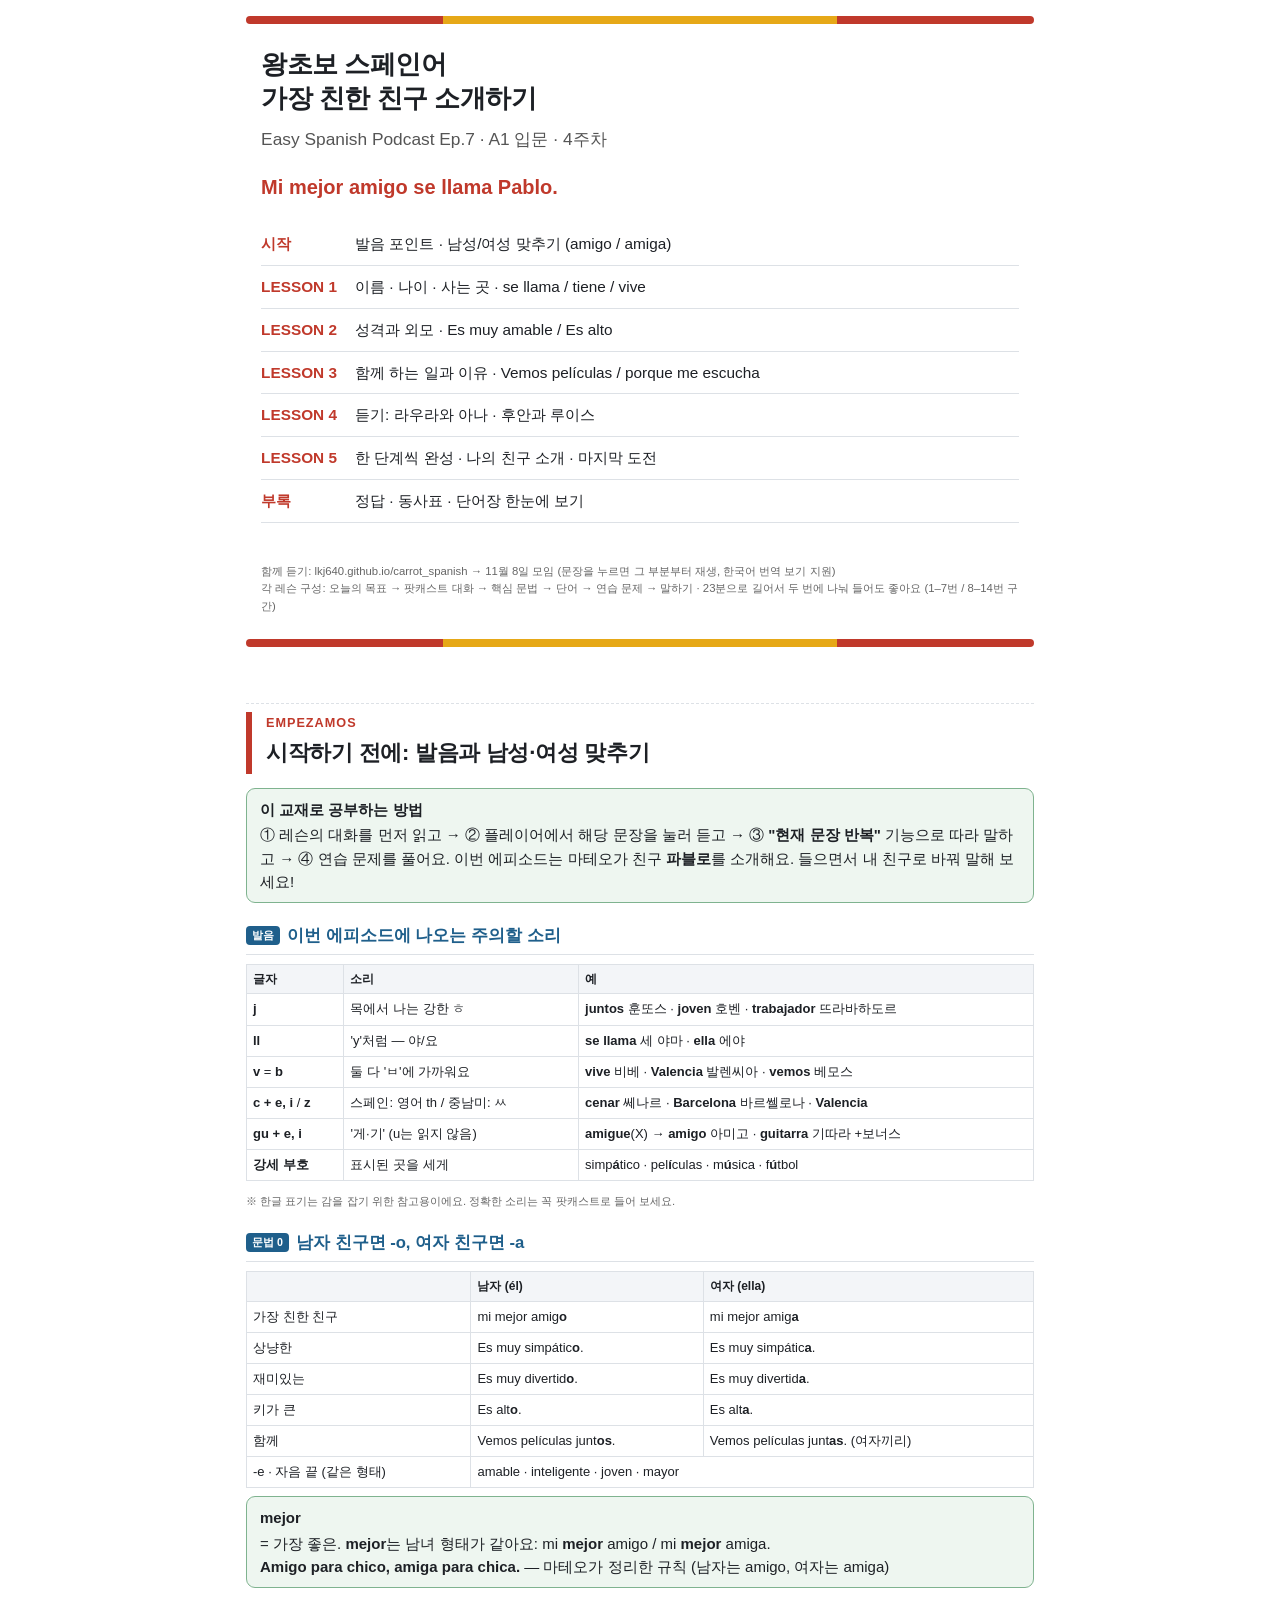
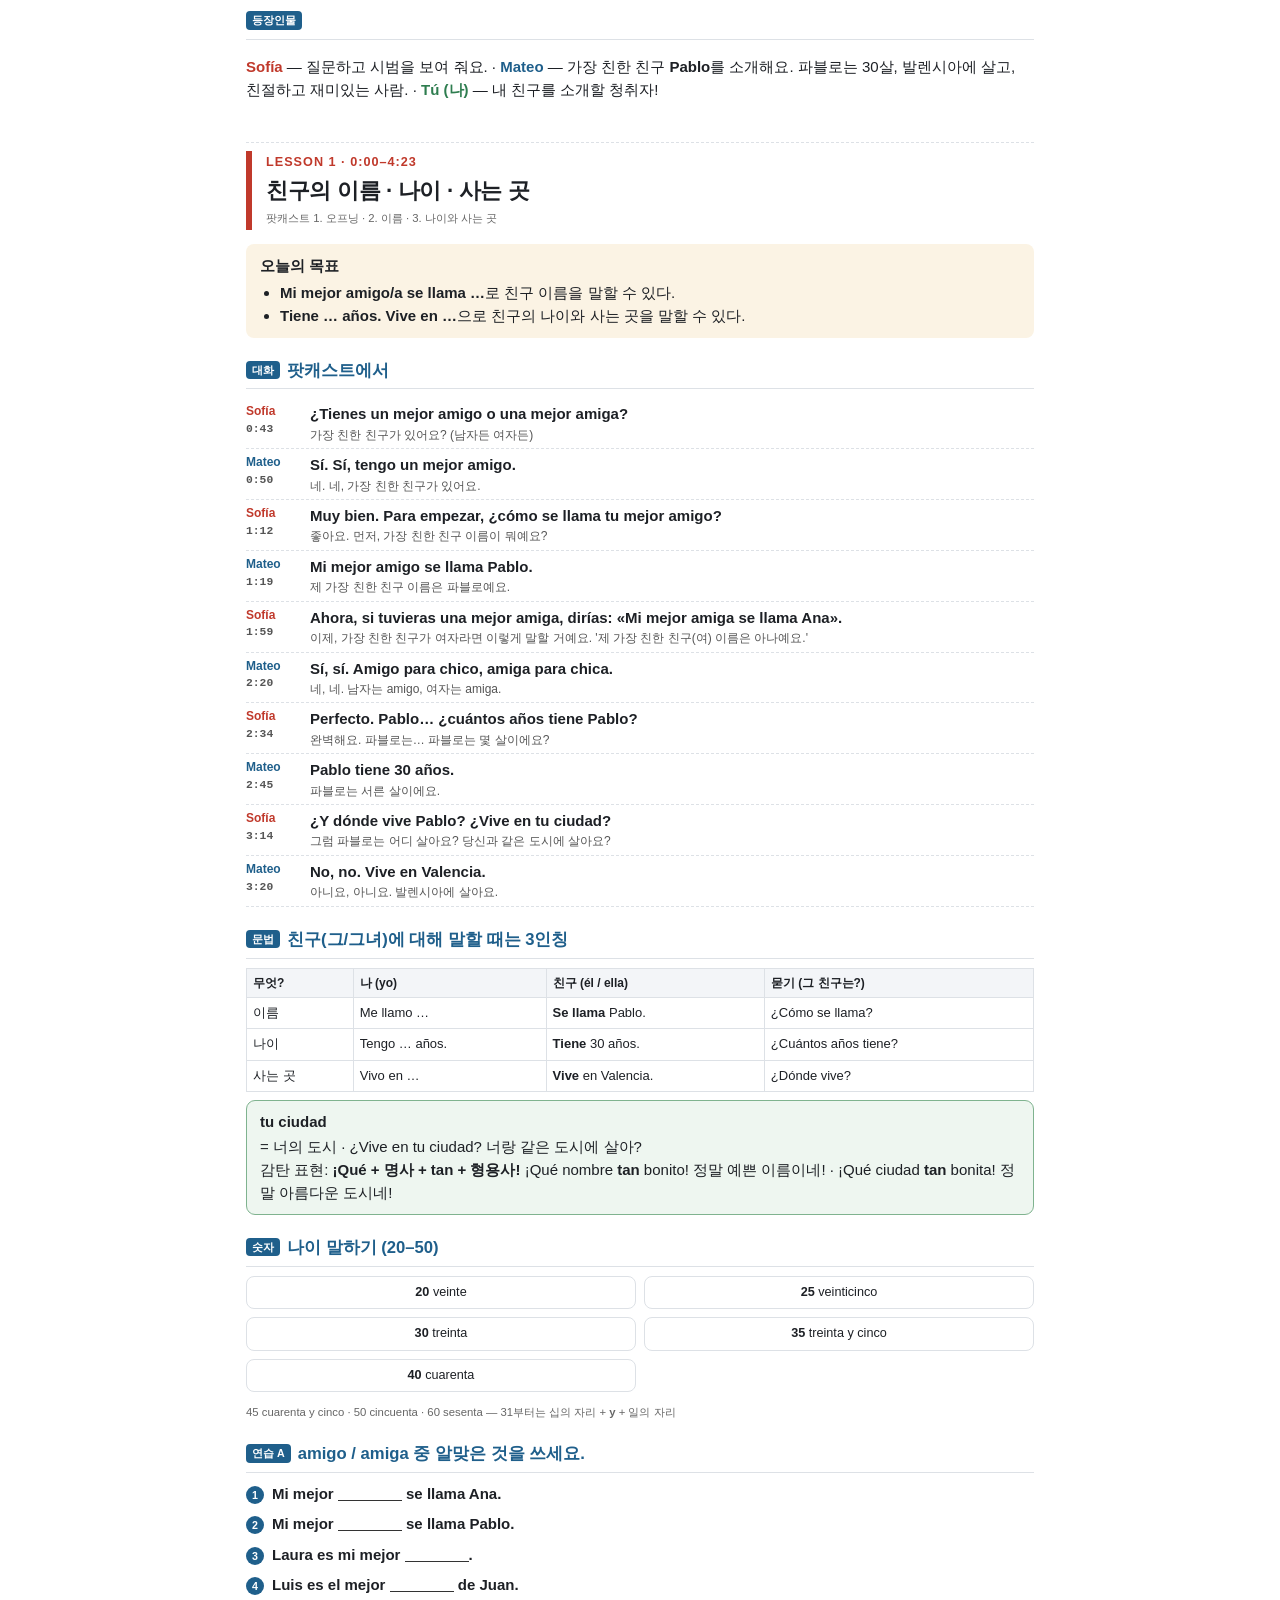
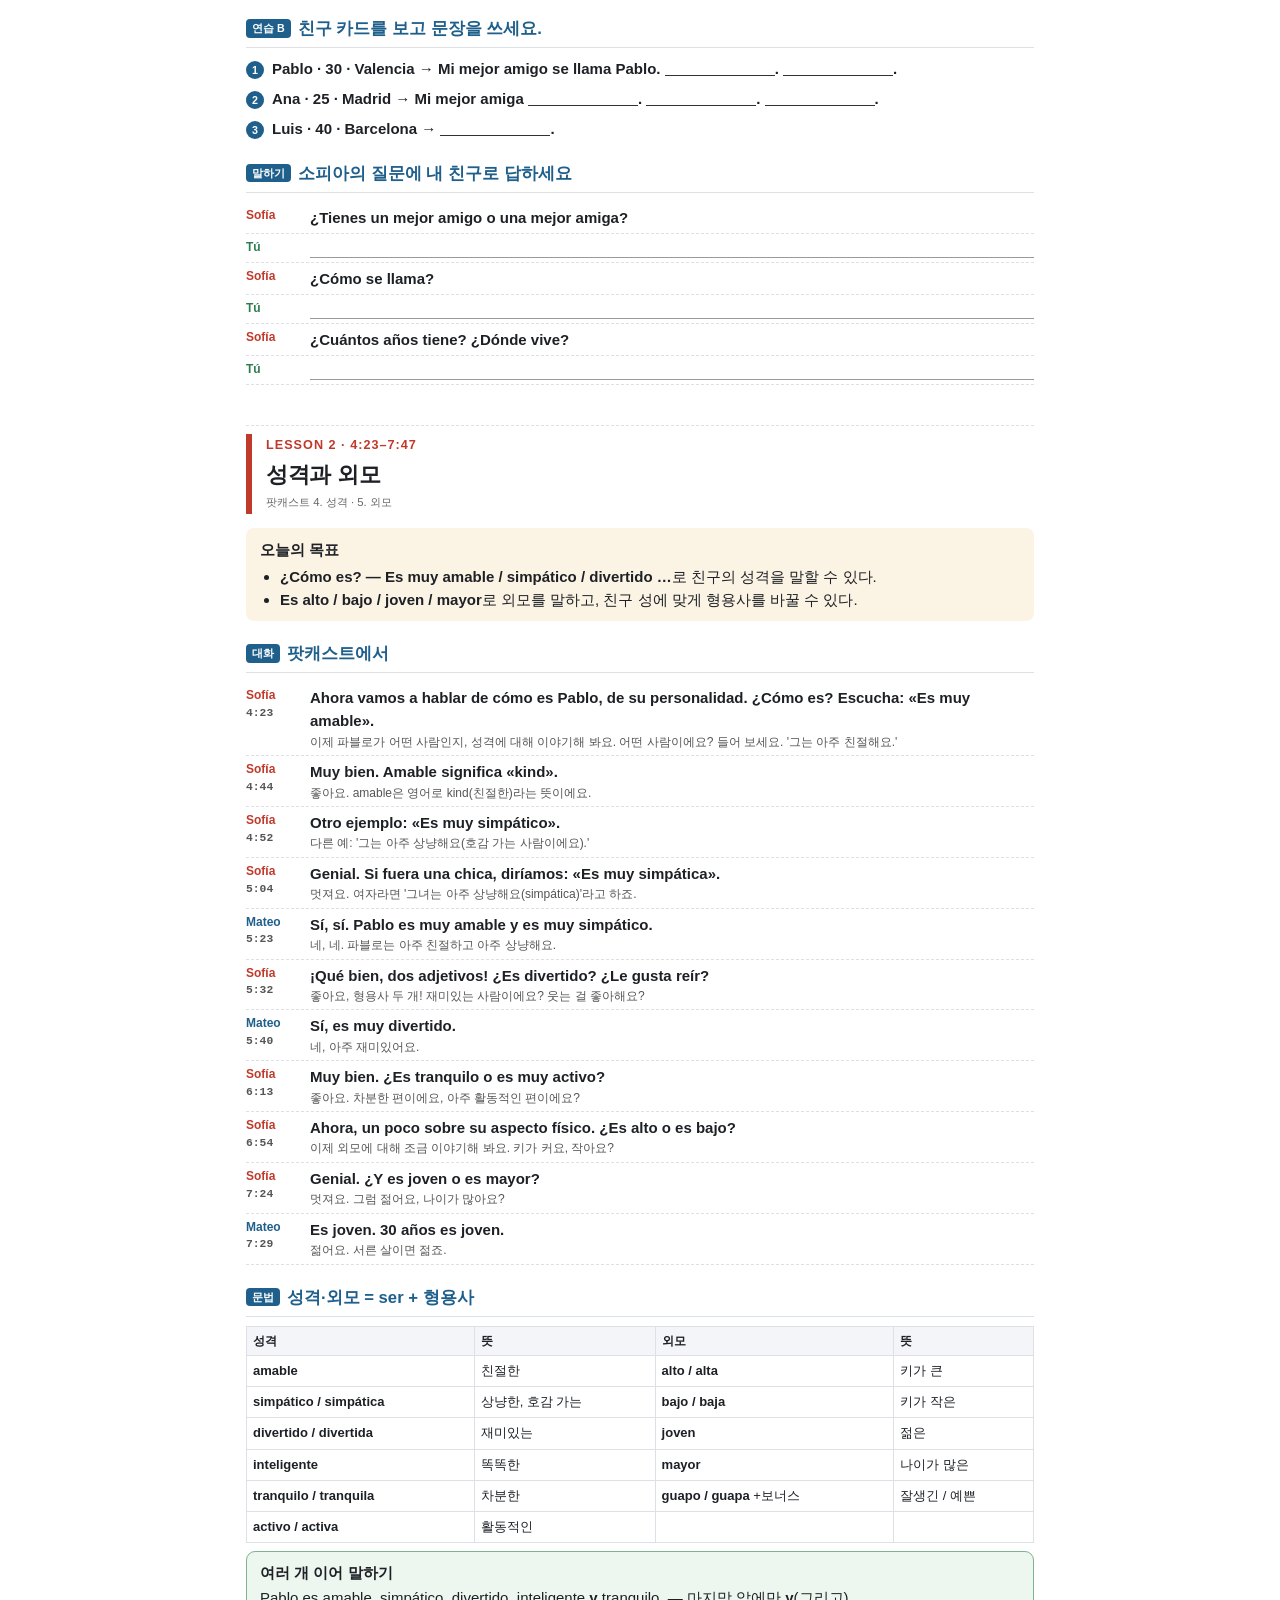
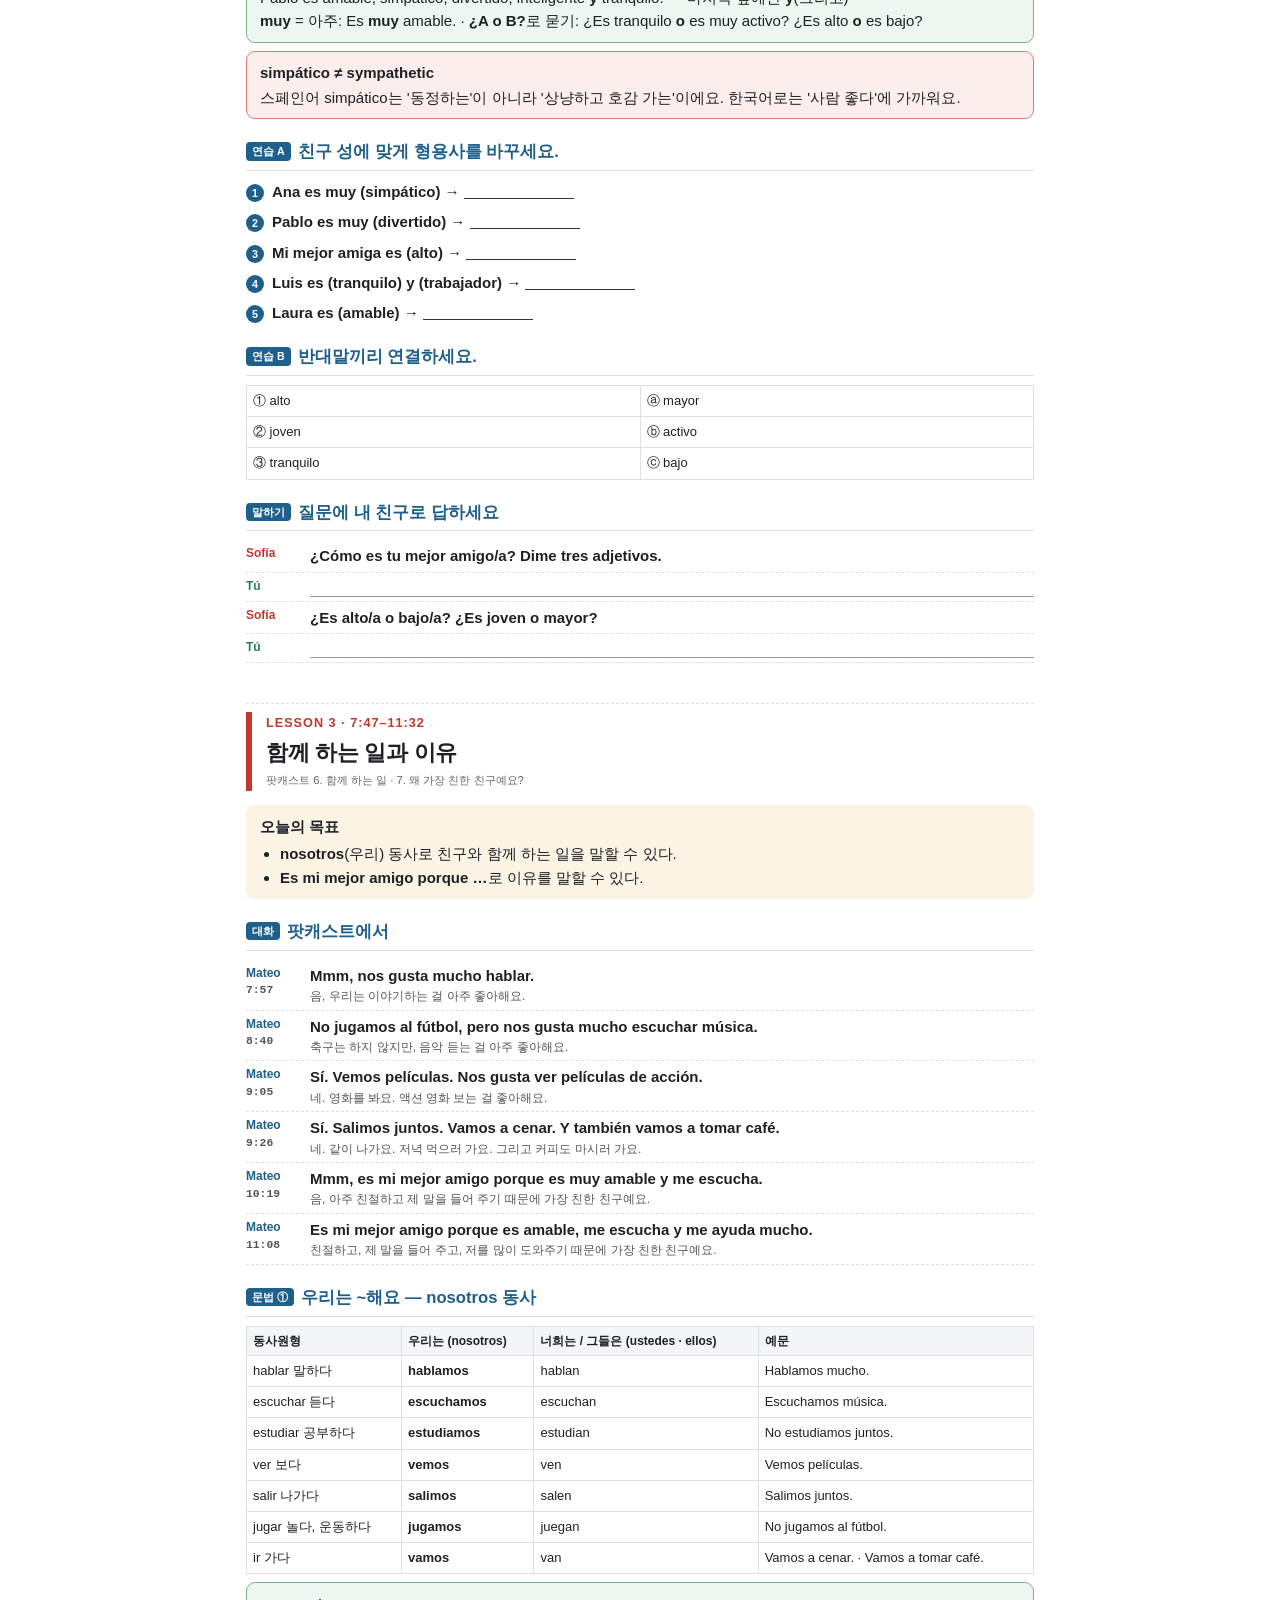
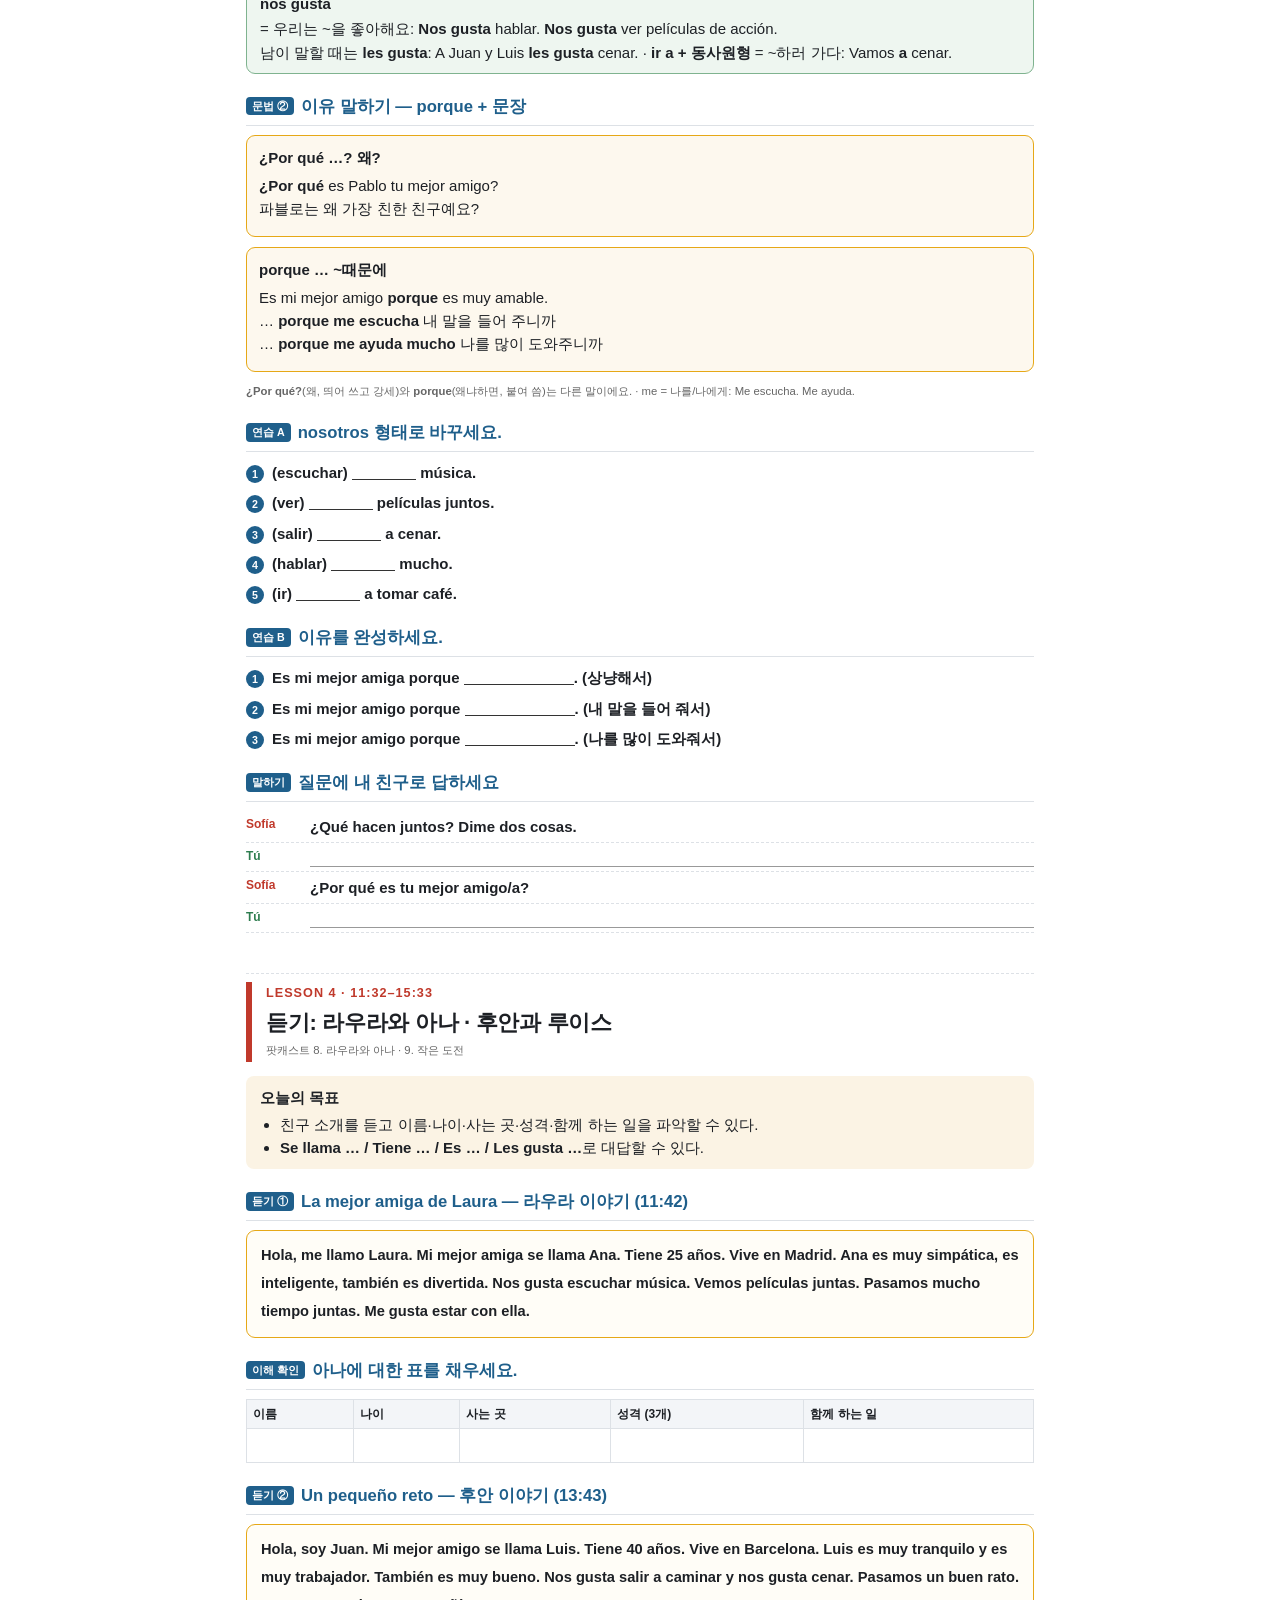
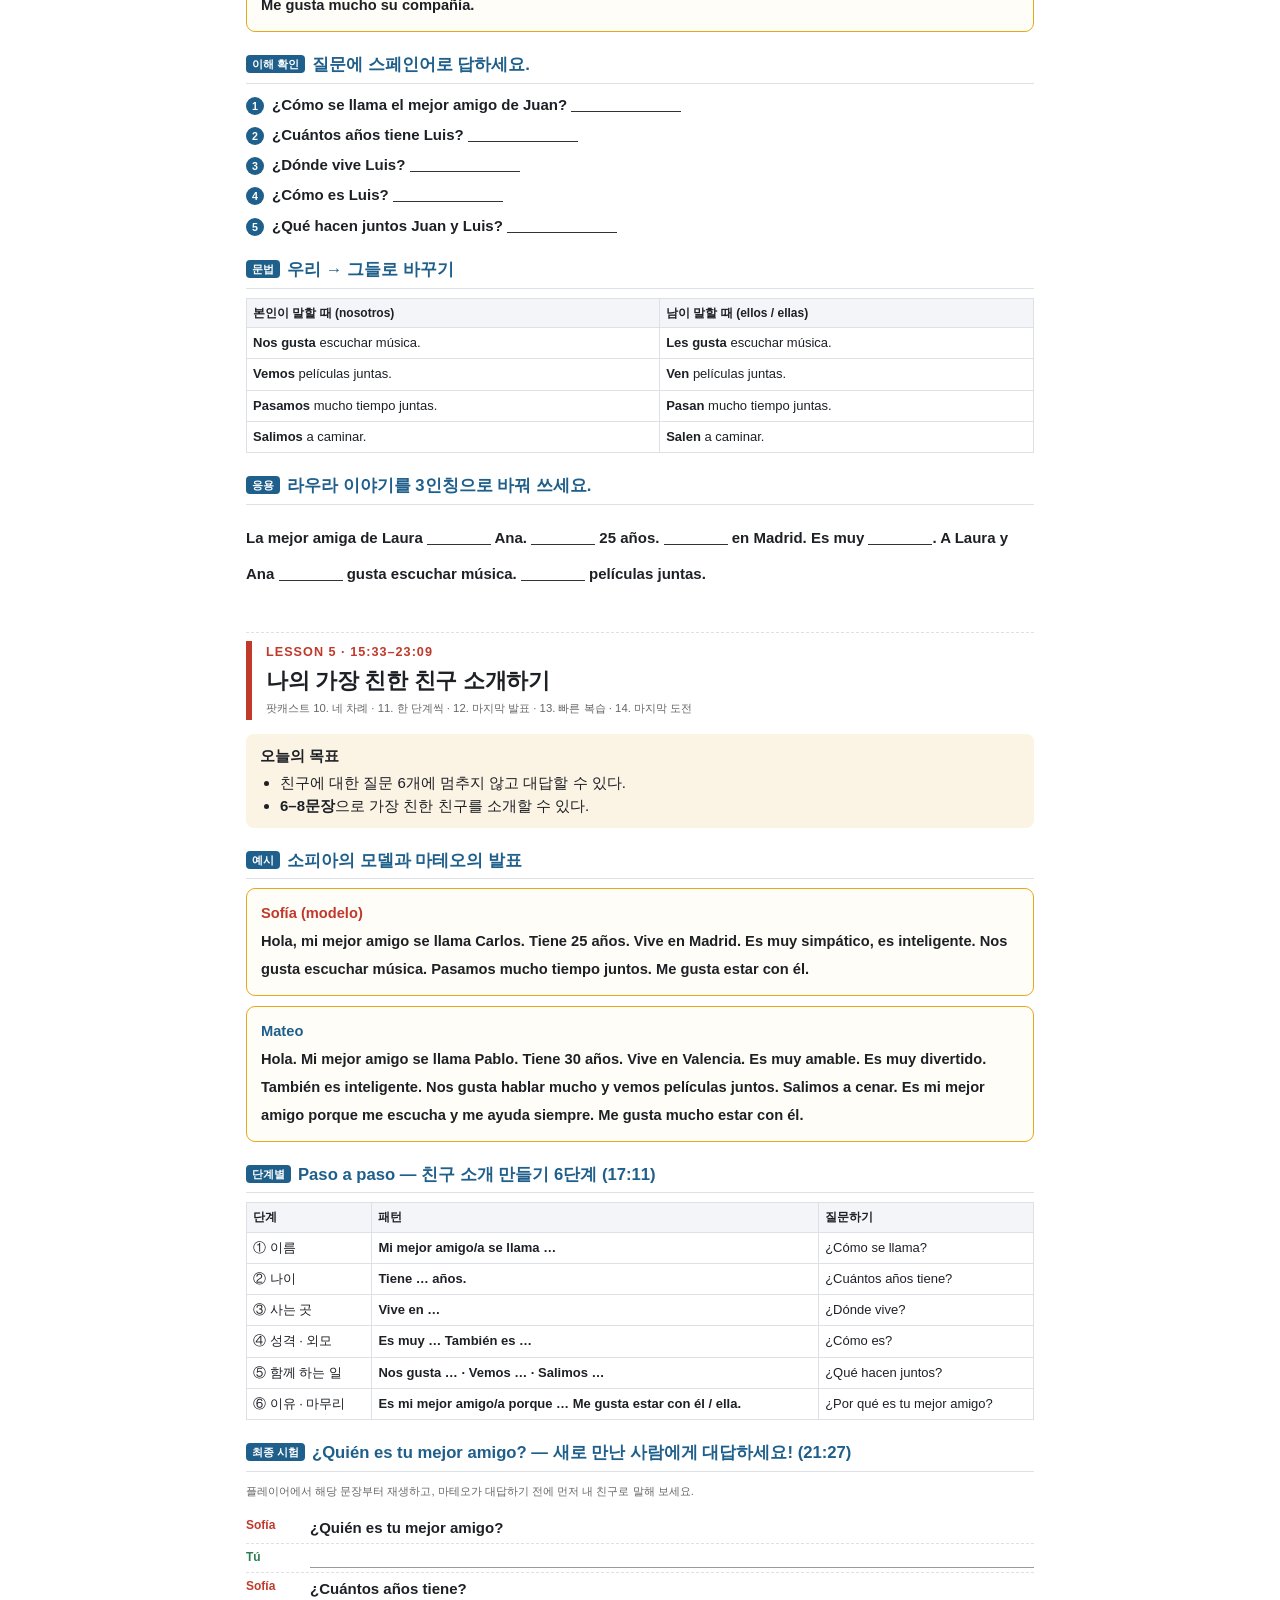
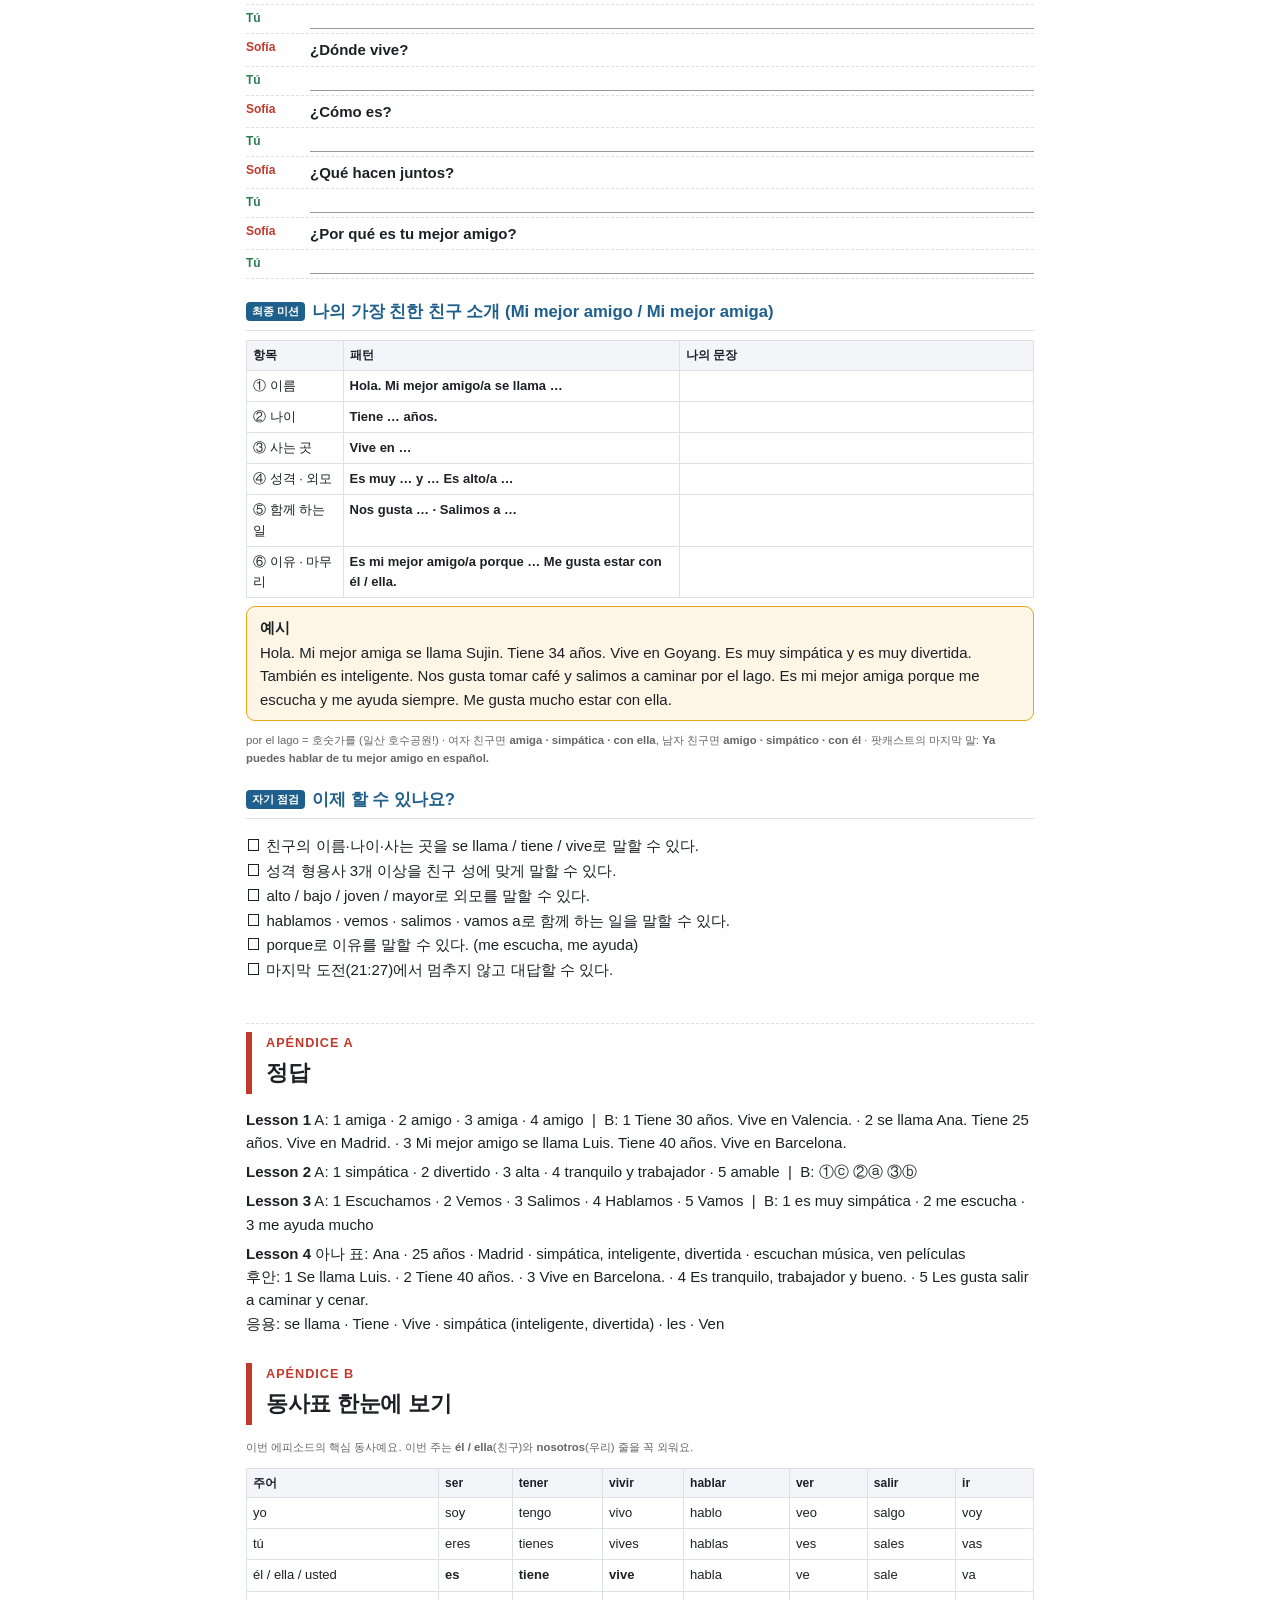
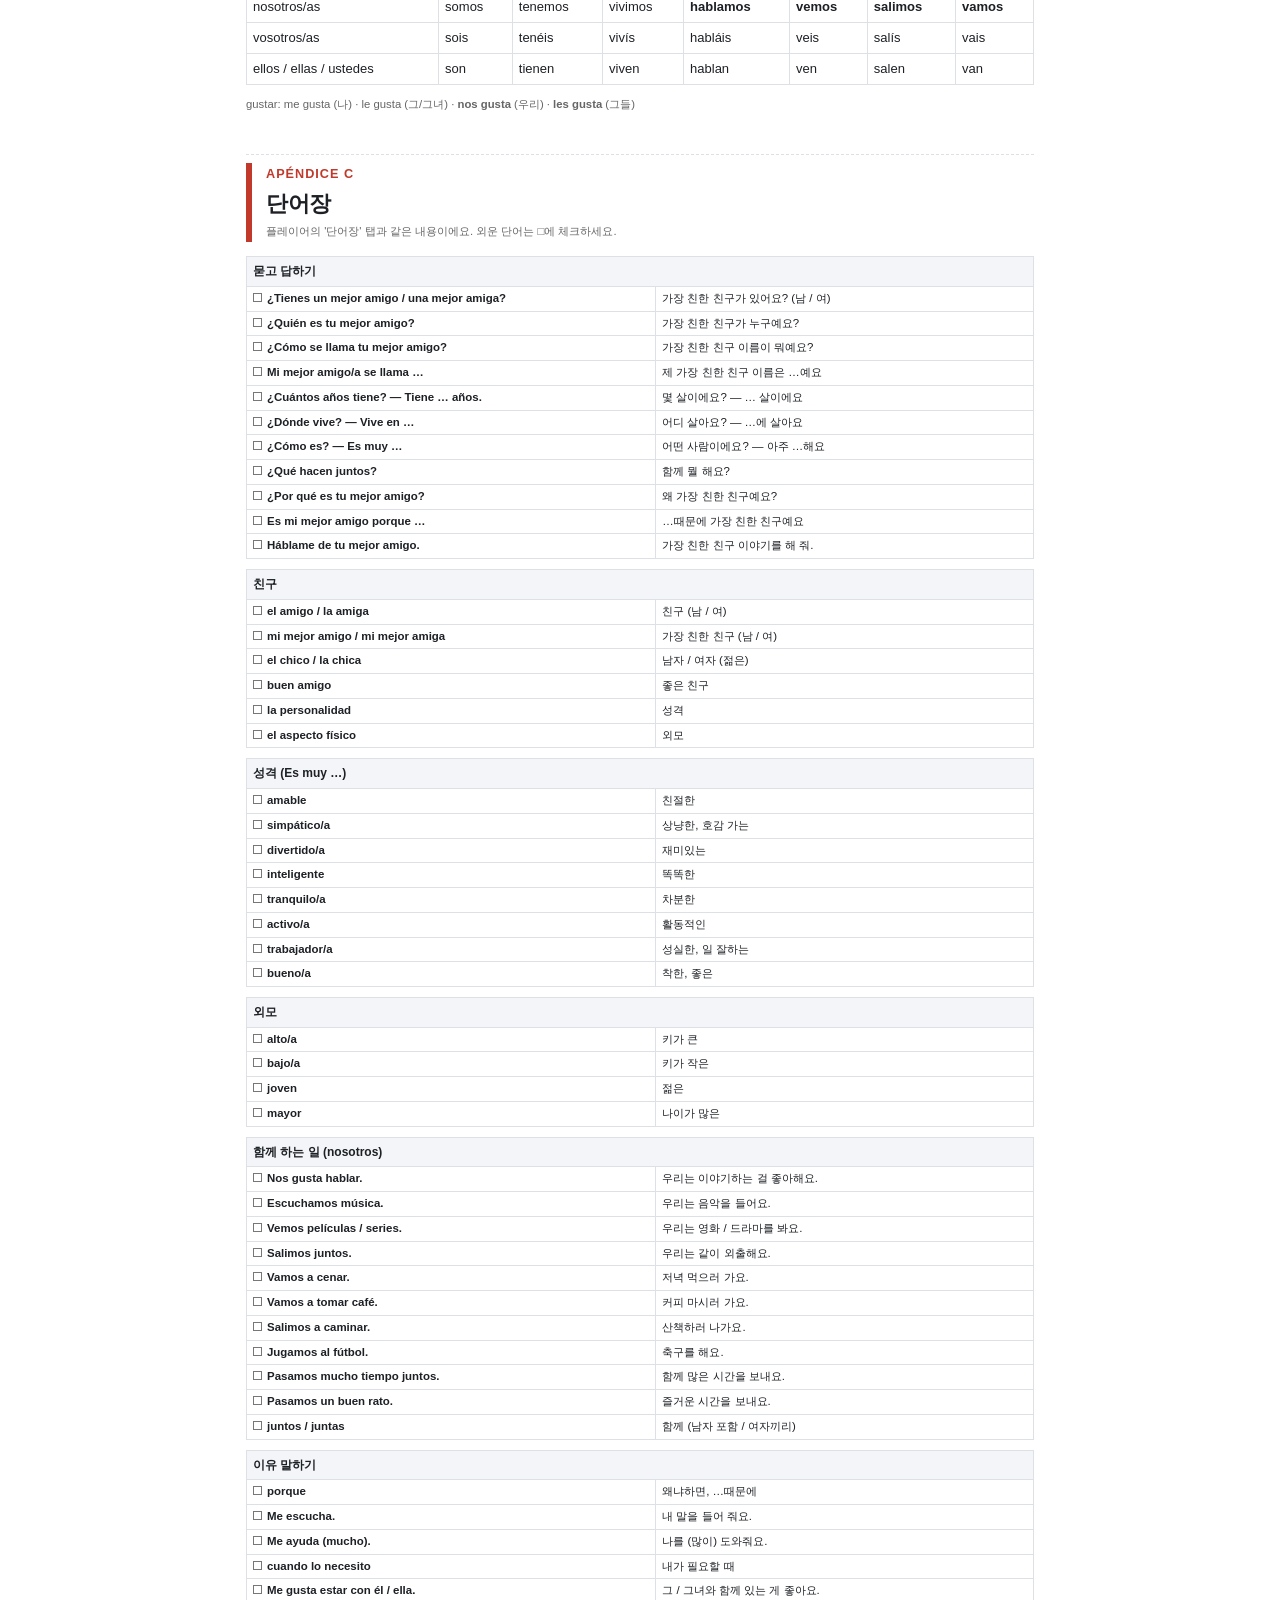
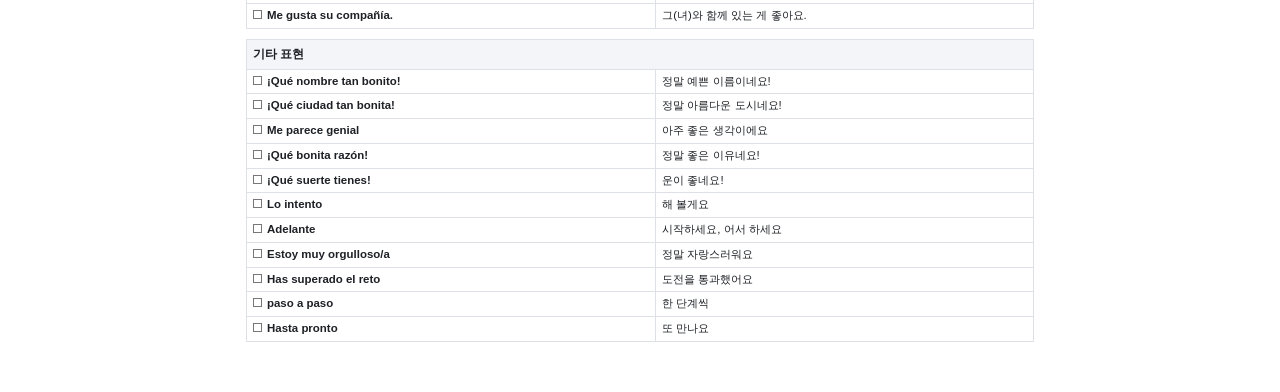
<file: meetings/2026-11-08/workbook.html>
<!doctype html><html lang="ko"><head><meta charset="utf-8"><title>스페인어 친구 교재 Ep7</title><style>@page{size:A4;margin:16mm 15mm 16mm}
:root{--red:#c0392b;--yel:#e6a817;--blue:#1f5f8b;--grn:#2e7d4f;--line:#dde1e6;--head:#f3f5f8}
*{box-sizing:border-box}
body{margin:0;font-family:"Helvetica Neue","Apple SD Gothic Neo",sans-serif;font-size:10.5pt;line-height:1.55;color:#1d2025;-webkit-print-color-adjust:exact;print-color-adjust:exact}
b{font-weight:700}
.lesson{break-before:page}
.cover{height:262mm;display:flex;flex-direction:column;justify-content:space-between}
.stripe{height:8px;border-radius:4px;background:linear-gradient(90deg,var(--red) 0 25%,var(--yel) 25% 75%,var(--red) 75%)}
.ct{padding:0 4mm;margin-top:-10mm}
.cover h1{font-size:30pt;line-height:1.3;margin:0 0 10px;letter-spacing:-.5px}
.cs{font-size:13pt;color:#555}
.big{color:var(--red);font-size:20pt;font-weight:800;margin:34px 0 26px}
.toc{width:100%;border-collapse:collapse;font-size:11.5pt}
.toc th{color:var(--red);text-align:left;width:82px;padding:9px 0;border-bottom:1px solid var(--line);white-space:nowrap}
.toc td{padding:9px 0 9px 12px;border-bottom:1px solid var(--line)}
.foot{font-size:8.5pt;color:#666;margin-top:40px}
.hd{border-left:6px solid var(--red);padding:2px 0 2px 14px;margin-bottom:14px}
.hd .k{color:var(--red);font-weight:700;letter-spacing:1px;font-size:9.5pt}
.hd h1{margin:2px 0 2px;font-size:20pt;letter-spacing:-.3px}
.hd .s{font-size:8.5pt;color:#666}
.goal{background:#fbf3e4;border-radius:8px;padding:10px 14px;margin:10px 0 16px;break-inside:avoid}
.goal ul{margin:4px 0 0;padding-left:20px}
h2{font-size:12.5pt;color:var(--blue);border-bottom:1px solid var(--line);padding-bottom:5px;margin:20px 0 9px;break-after:avoid}
.tag{display:inline-block;background:var(--blue);color:#fff;font-size:8pt;padding:1px 6px;border-radius:4px;margin-right:7px;vertical-align:2px}
.dlg{margin:4px 0 6px}
.dl{display:flex;gap:12px;border-bottom:1px dashed var(--line);padding:4px 0;break-inside:avoid}
.dw{flex:0 0 58px;font-size:9pt;font-weight:700}
.dw span{display:block;font-family:Menlo,monospace;font-size:8.5pt;color:#555;font-weight:700}
.dw.S{color:var(--red)}.dw.M{color:var(--blue)}.dw.T{color:var(--grn)}
.dl b{display:block}.dl small{display:block;color:#555;font-size:9pt}
.ans{flex:1;border-bottom:1px solid #999;height:20px}
.t{width:100%;border-collapse:collapse;margin:6px 0;font-size:9.8pt;break-inside:avoid}
.t th{background:var(--head);text-align:left;font-size:9pt;padding:6px 8px;border:1px solid var(--line)}
.t td{padding:6px 8px;border:1px solid var(--line);vertical-align:top}
.scale td:first-child{width:34px;text-align:center;font-size:13pt}
.fill td{height:34px}
.mine td{height:27px}.mine td:nth-child(3){width:45%}
.match td{width:50%}
.two{display:flex;gap:10px;margin:6px 0}.two>.box{flex:1}
.box{border:1.3px solid var(--yel);border-radius:9px;padding:10px 12px;background:#fdf8ee;break-inside:avoid}
.box p{margin:5px 0}
.note{border-radius:9px;padding:9px 13px;margin:8px 0;break-inside:avoid}
.note b:first-child{display:block;margin-bottom:2px}
.note.g{background:#eef6f0;border:1.3px solid #7fb38f}
.note.y{background:#fdf6e6;border:1.3px solid var(--yel)}
.note.r{background:#fdeeee;border:1.3px solid #e07b72}
.sm{font-size:8.5pt;color:#666}
.cS{color:var(--red)}.cM{color:var(--blue)}.cT{color:var(--grn)}
ol.q{list-style:none;padding:0;margin:4px 0}
ol.q li{margin:7px 0;font-weight:600;break-inside:avoid}
.n{display:inline-block;width:18px;height:18px;line-height:18px;border-radius:50%;background:var(--blue);color:#fff;font-size:8pt;text-align:center;margin-right:8px;font-weight:700}
.bl{display:inline-block;width:140px;border-bottom:1px solid #333;height:14px;vertical-align:-2px}
.bl.s{width:72px}
.grid4{display:grid;grid-template-columns:repeat(4,1fr);gap:8px 14px;font-weight:600;margin:6px 0}
.grid5{display:grid;grid-template-columns:repeat(5,1fr);gap:8px;font-size:9.5pt;text-align:center}
.grid5>div{border:1px solid var(--line);border-radius:8px;padding:6px}
.story{border:1.3px solid var(--yel);border-radius:9px;padding:11px 14px;font-weight:700;line-height:1.9;font-size:11pt;background:#fffdf7;break-inside:avoid}
.fillp{font-weight:600;line-height:2.4}
ul.chk{list-style:none;padding:0}ul.chk li::before{content:"☐ ";font-size:12pt}
.ans-list p{margin:6px 0}
.vcols{columns:2;column-gap:12px}
.t.v{font-size:8.6pt;margin:0 0 10px}
.t.v td{padding:3px 6px}.t.v td:first-child{width:52%}
.cb{display:inline-block;width:9px;height:9px;border:1px solid #777;margin-right:5px}
/* ---- 화면(웹·모바일)용 ---- */
@media screen{
body{font-size:15px;max-width:820px;margin:0 auto;padding:0 16px 40px;background:#fff}
.lesson{margin-top:40px;padding-top:8px;border-top:1px dashed var(--line)}
.cover{height:auto;gap:24px;padding:16px 0}
.ct{margin-top:0}
.cover h1{font-size:26px}.big{font-size:20px;margin:20px 0}
.hd h1{font-size:22px}
.two{flex-direction:column}
.grid4{grid-template-columns:repeat(2,1fr)}
.grid5{grid-template-columns:repeat(2,1fr)}
.t{font-size:13px}.t td,.t th{padding:5px 6px;overflow-wrap:anywhere}
.vcols{columns:1}
.bl{width:110px}.bl.s{width:64px}
.dw{flex-basis:52px}
}
</style></head><body><section class="cover"><div class="stripe"></div>
<div class="ct"><h1>왕초보 스페인어<br>가장 친한 친구 소개하기</h1>
<div class="cs">Easy Spanish Podcast Ep.7 · A1 입문 · 4주차</div>
<div class="big">Mi mejor amigo se llama Pablo.</div>
<table class="toc">
<tr><th>시작</th><td>발음 포인트 · 남성/여성 맞추기 (amigo / amiga)</td></tr>
<tr><th>LESSON 1</th><td>이름 · 나이 · 사는 곳 · se llama / tiene / vive</td></tr>
<tr><th>LESSON 2</th><td>성격과 외모 · Es muy amable / Es alto</td></tr>
<tr><th>LESSON 3</th><td>함께 하는 일과 이유 · Vemos películas / porque me escucha</td></tr>
<tr><th>LESSON 4</th><td>듣기: 라우라와 아나 · 후안과 루이스</td></tr>
<tr><th>LESSON 5</th><td>한 단계씩 완성 · 나의 친구 소개 · 마지막 도전</td></tr>
<tr><th>부록</th><td>정답 · 동사표 · 단어장 한눈에 보기</td></tr>
</table>
<div class="foot">함께 듣기: lkj640.github.io/carrot_spanish → 11월 8일 모임 (문장을 누르면 그 부분부터 재생, 한국어 번역 보기 지원)<br>
각 레슨 구성: 오늘의 목표 → 팟캐스트 대화 → 핵심 문법 → 단어 → 연습 문제 → 말하기 · 23분으로 길어서 두 번에 나눠 들어도 좋아요 (1–7번 / 8–14번 구간)</div></div>
<div class="stripe"></div></section><section class="lesson"><div class="hd"><div class="k">EMPEZAMOS</div><h1>시작하기 전에: 발음과 남성·여성 맞추기</h1></div>
<div class="note g"><b>이 교재로 공부하는 방법</b>① 레슨의 대화를 먼저 읽고 → ② 플레이어에서 해당 문장을 눌러 듣고 → ③ <b>"현재 문장 반복"</b> 기능으로 따라 말하고 → ④ 연습 문제를 풀어요. 이번 에피소드는 마테오가 친구 <b>파블로</b>를 소개해요. 들으면서 내 친구로 바꿔 말해 보세요!</div>
<h2 class=""><span class="tag">발음</span>이번 에피소드에 나오는 주의할 소리</h2>
<table class="t"><tr><th>글자</th><th>소리</th><th>예</th></tr>
<tr><td><b>j</b></td><td>목에서 나는 강한 ㅎ</td><td><b>juntos</b> 훈또스 · <b>joven</b> 호벤 · <b>trabajador</b> 뜨라바하도르</td></tr>
<tr><td><b>ll</b></td><td>'y'처럼 — 야/요</td><td><b>se llama</b> 세 야마 · <b>ella</b> 에야</td></tr>
<tr><td><b>v</b> = <b>b</b></td><td>둘 다 'ㅂ'에 가까워요</td><td><b>vive</b> 비베 · <b>Valencia</b> 발렌씨아 · <b>vemos</b> 베모스</td></tr>
<tr><td><b>c + e, i</b> / <b>z</b></td><td>스페인: 영어 th / 중남미: ㅆ</td><td><b>cenar</b> 쎄나르 · <b>Barcelona</b> 바르쎌로나 · <b>Valencia</b></td></tr>
<tr><td><b>gu + e, i</b></td><td>'게·기' (u는 읽지 않음)</td><td><b>amigue</b>(X) → <b>amigo</b> 아미고 · <b>guitarra</b> 기따라 +보너스</td></tr>
<tr><td><b>강세 부호</b></td><td>표시된 곳을 세게</td><td>simp<b>á</b>tico · pel<b>í</b>culas · m<b>ú</b>sica · f<b>ú</b>tbol</td></tr>
</table>
<p class="sm">※ 한글 표기는 감을 잡기 위한 참고용이에요. 정확한 소리는 꼭 팟캐스트로 들어 보세요.</p>
<h2 class=""><span class="tag">문법 0</span>남자 친구면 -o, 여자 친구면 -a</h2>
<table class="t"><tr><th></th><th>남자 (él)</th><th>여자 (ella)</th></tr>
<tr><td>가장 친한 친구</td><td>mi mejor amig<b>o</b></td><td>mi mejor amig<b>a</b></td></tr>
<tr><td>상냥한</td><td>Es muy simpátic<b>o</b>.</td><td>Es muy simpátic<b>a</b>.</td></tr>
<tr><td>재미있는</td><td>Es muy divertid<b>o</b>.</td><td>Es muy divertid<b>a</b>.</td></tr>
<tr><td>키가 큰</td><td>Es alt<b>o</b>.</td><td>Es alt<b>a</b>.</td></tr>
<tr><td>함께</td><td>Vemos películas junt<b>os</b>.</td><td>Vemos películas junt<b>as</b>. (여자끼리)</td></tr>
<tr><td>-e · 자음 끝 (같은 형태)</td><td colspan="2">amable · inteligente · joven · mayor</td></tr></table>
<div class="note g"><b>mejor</b> = 가장 좋은. <b>mejor</b>는 남녀 형태가 같아요: mi <b>mejor</b> amigo / mi <b>mejor</b> amiga.
<br><b>Amigo para chico, amiga para chica.</b> — 마테오가 정리한 규칙 (남자는 amigo, 여자는 amiga)</div>
<h2><span class="tag">등장인물</span></h2>
<p><b class="cS">Sofía</b> — 질문하고 시범을 보여 줘요. · <b class="cM">Mateo</b> — 가장 친한 친구 <b>Pablo</b>를 소개해요. 파블로는 30살, 발렌시아에 살고, 친절하고 재미있는 사람. · <b class="cT">Tú (나)</b> — 내 친구를 소개할 청취자!</p>
</section><section class="lesson"><div class="hd"><div class="k">LESSON 1 · 0:00–4:23</div><h1>친구의 이름 · 나이 · 사는 곳</h1><div class="s">팟캐스트 1. 오프닝 · 2. 이름 · 3. 나이와 사는 곳</div></div><div class="goal"><b>오늘의 목표</b><ul><li><b>Mi mejor amigo/a se llama …</b>로 친구 이름을 말할 수 있다.</li><li><b>Tiene … años. Vive en …</b>으로 친구의 나이와 사는 곳을 말할 수 있다.</li></ul></div><h2 class=""><span class="tag">대화</span>팟캐스트에서</h2><div class="dlg"><div class="dl"><div class="dw S">Sofía<span>0:43</span></div><div><b>¿Tienes un mejor amigo o una mejor amiga?</b><small>가장 친한 친구가 있어요? (남자든 여자든)</small></div></div><div class="dl"><div class="dw M">Mateo<span>0:50</span></div><div><b>Sí. Sí, tengo un mejor amigo.</b><small>네. 네, 가장 친한 친구가 있어요.</small></div></div><div class="dl"><div class="dw S">Sofía<span>1:12</span></div><div><b>Muy bien. Para empezar, ¿cómo se llama tu mejor amigo?</b><small>좋아요. 먼저, 가장 친한 친구 이름이 뭐예요?</small></div></div><div class="dl"><div class="dw M">Mateo<span>1:19</span></div><div><b>Mi mejor amigo se llama Pablo.</b><small>제 가장 친한 친구 이름은 파블로예요.</small></div></div><div class="dl"><div class="dw S">Sofía<span>1:59</span></div><div><b>Ahora, si tuvieras una mejor amiga, dirías: «Mi mejor amiga se llama Ana».</b><small>이제, 가장 친한 친구가 여자라면 이렇게 말할 거예요. '제 가장 친한 친구(여) 이름은 아나예요.'</small></div></div><div class="dl"><div class="dw M">Mateo<span>2:20</span></div><div><b>Sí, sí. Amigo para chico, amiga para chica.</b><small>네, 네. 남자는 amigo, 여자는 amiga.</small></div></div><div class="dl"><div class="dw S">Sofía<span>2:34</span></div><div><b>Perfecto. Pablo… ¿cuántos años tiene Pablo?</b><small>완벽해요. 파블로는… 파블로는 몇 살이에요?</small></div></div><div class="dl"><div class="dw M">Mateo<span>2:45</span></div><div><b>Pablo tiene 30 años.</b><small>파블로는 서른 살이에요.</small></div></div><div class="dl"><div class="dw S">Sofía<span>3:14</span></div><div><b>¿Y dónde vive Pablo? ¿Vive en tu ciudad?</b><small>그럼 파블로는 어디 살아요? 당신과 같은 도시에 살아요?</small></div></div><div class="dl"><div class="dw M">Mateo<span>3:20</span></div><div><b>No, no. Vive en Valencia.</b><small>아니요, 아니요. 발렌시아에 살아요.</small></div></div></div><h2 class=""><span class="tag">문법</span>친구(그/그녀)에 대해 말할 때는 3인칭</h2><table class="t"><tr><th>무엇?</th><th>나 (yo)</th><th>친구 (él / ella)</th><th>묻기 (그 친구는?)</th></tr>
<tr><td>이름</td><td>Me llamo …</td><td><b>Se llama</b> Pablo.</td><td>¿Cómo se llama?</td></tr>
<tr><td>나이</td><td>Tengo … años.</td><td><b>Tiene</b> 30 años.</td><td>¿Cuántos años tiene?</td></tr>
<tr><td>사는 곳</td><td>Vivo en …</td><td><b>Vive</b> en Valencia.</td><td>¿Dónde vive?</td></tr></table>
<div class="note g"><b>tu ciudad</b> = 너의 도시 · ¿Vive en tu ciudad? 너랑 같은 도시에 살아?
<br>감탄 표현: <b>¡Qué + 명사 + tan + 형용사!</b> ¡Qué nombre <b>tan</b> bonito! 정말 예쁜 이름이네! · ¡Qué ciudad <b>tan</b> bonita! 정말 아름다운 도시네!</div>
<h2 class=""><span class="tag">숫자</span>나이 말하기 (20–50)</h2>
<div class="grid5"><div><b>20</b> veinte</div><div><b>25</b> veinticinco</div><div><b>30</b> treinta</div><div><b>35</b> treinta y cinco</div><div><b>40</b> cuarenta</div></div>
<p class="sm">45 cuarenta y cinco · 50 cincuenta · 60 sesenta — 31부터는 십의 자리 + <b>y</b> + 일의 자리</p><h2 class=""><span class="tag">연습 A</span>amigo / amiga 중 알맞은 것을 쓰세요.</h2><ol class="q"><li><span class=n>1</span>Mi mejor <span class="bl s"></span> se llama Ana.</li><li><span class=n>2</span>Mi mejor <span class="bl s"></span> se llama Pablo.</li><li><span class=n>3</span>Laura es mi mejor <span class="bl s"></span>.</li><li><span class=n>4</span>Luis es el mejor <span class="bl s"></span> de Juan.</li></ol><h2 class=""><span class="tag">연습 B</span>친구 카드를 보고 문장을 쓰세요.</h2><ol class="q"><li><span class=n>1</span>Pablo · 30 · Valencia → Mi mejor amigo se llama Pablo. <span class="bl"></span>. <span class="bl"></span>.</li><li><span class=n>2</span>Ana · 25 · Madrid → Mi mejor amiga <span class="bl"></span>. <span class="bl"></span>. <span class="bl"></span>.</li><li><span class=n>3</span>Luis · 40 · Barcelona → <span class="bl"></span>.</li></ol><h2 class=""><span class="tag">말하기</span>소피아의 질문에 내 친구로 답하세요</h2><div class="dlg"><div class="dl"><div class="dw S">Sofía</div><div><b>¿Tienes un mejor amigo o una mejor amiga?</b></div></div><div class="dl"><div class="dw T">Tú</div><div class="ans"></div></div><div class="dl"><div class="dw S">Sofía</div><div><b>¿Cómo se llama?</b></div></div><div class="dl"><div class="dw T">Tú</div><div class="ans"></div></div><div class="dl"><div class="dw S">Sofía</div><div><b>¿Cuántos años tiene? ¿Dónde vive?</b></div></div><div class="dl"><div class="dw T">Tú</div><div class="ans"></div></div></div></section><section class="lesson"><div class="hd"><div class="k">LESSON 2 · 4:23–7:47</div><h1>성격과 외모</h1><div class="s">팟캐스트 4. 성격 · 5. 외모</div></div><div class="goal"><b>오늘의 목표</b><ul><li><b>¿Cómo es? — Es muy amable / simpático / divertido …</b>로 친구의 성격을 말할 수 있다.</li><li><b>Es alto / bajo / joven / mayor</b>로 외모를 말하고, 친구 성에 맞게 형용사를 바꿀 수 있다.</li></ul></div><h2 class=""><span class="tag">대화</span>팟캐스트에서</h2><div class="dlg"><div class="dl"><div class="dw S">Sofía<span>4:23</span></div><div><b>Ahora vamos a hablar de cómo es Pablo, de su personalidad. ¿Cómo es? Escucha: «Es muy amable».</b><small>이제 파블로가 어떤 사람인지, 성격에 대해 이야기해 봐요. 어떤 사람이에요? 들어 보세요. '그는 아주 친절해요.'</small></div></div><div class="dl"><div class="dw S">Sofía<span>4:44</span></div><div><b>Muy bien. Amable significa «kind».</b><small>좋아요. amable은 영어로 kind(친절한)라는 뜻이에요.</small></div></div><div class="dl"><div class="dw S">Sofía<span>4:52</span></div><div><b>Otro ejemplo: «Es muy simpático».</b><small>다른 예: '그는 아주 상냥해요(호감 가는 사람이에요).'</small></div></div><div class="dl"><div class="dw S">Sofía<span>5:04</span></div><div><b>Genial. Si fuera una chica, diríamos: «Es muy simpática».</b><small>멋져요. 여자라면 '그녀는 아주 상냥해요(simpática)'라고 하죠.</small></div></div><div class="dl"><div class="dw M">Mateo<span>5:23</span></div><div><b>Sí, sí. Pablo es muy amable y es muy simpático.</b><small>네, 네. 파블로는 아주 친절하고 아주 상냥해요.</small></div></div><div class="dl"><div class="dw S">Sofía<span>5:32</span></div><div><b>¡Qué bien, dos adjetivos! ¿Es divertido? ¿Le gusta reír?</b><small>좋아요, 형용사 두 개! 재미있는 사람이에요? 웃는 걸 좋아해요?</small></div></div><div class="dl"><div class="dw M">Mateo<span>5:40</span></div><div><b>Sí, es muy divertido.</b><small>네, 아주 재미있어요.</small></div></div><div class="dl"><div class="dw S">Sofía<span>6:13</span></div><div><b>Muy bien. ¿Es tranquilo o es muy activo?</b><small>좋아요. 차분한 편이에요, 아주 활동적인 편이에요?</small></div></div><div class="dl"><div class="dw S">Sofía<span>6:54</span></div><div><b>Ahora, un poco sobre su aspecto físico. ¿Es alto o es bajo?</b><small>이제 외모에 대해 조금 이야기해 봐요. 키가 커요, 작아요?</small></div></div><div class="dl"><div class="dw S">Sofía<span>7:24</span></div><div><b>Genial. ¿Y es joven o es mayor?</b><small>멋져요. 그럼 젊어요, 나이가 많아요?</small></div></div><div class="dl"><div class="dw M">Mateo<span>7:29</span></div><div><b>Es joven. 30 años es joven.</b><small>젊어요. 서른 살이면 젊죠.</small></div></div></div><h2 class=""><span class="tag">문법</span>성격·외모 = ser + 형용사</h2><table class="t"><tr><th>성격</th><th>뜻</th><th>외모</th><th>뜻</th></tr>
<tr><td><b>amable</b></td><td>친절한</td><td><b>alto / alta</b></td><td>키가 큰</td></tr>
<tr><td><b>simpático / simpática</b></td><td>상냥한, 호감 가는</td><td><b>bajo / baja</b></td><td>키가 작은</td></tr>
<tr><td><b>divertido / divertida</b></td><td>재미있는</td><td><b>joven</b></td><td>젊은</td></tr>
<tr><td><b>inteligente</b></td><td>똑똑한</td><td><b>mayor</b></td><td>나이가 많은</td></tr>
<tr><td><b>tranquilo / tranquila</b></td><td>차분한</td><td><b>guapo / guapa</b> +보너스</td><td>잘생긴 / 예쁜</td></tr>
<tr><td><b>activo / activa</b></td><td>활동적인</td><td></td><td></td></tr></table>
<div class="note g"><b>여러 개 이어 말하기</b> Pablo es amable, simpático, divertido, inteligente <b>y</b> tranquilo. — 마지막 앞에만 <b>y</b>(그리고)
<br><b>muy</b> = 아주: Es <b>muy</b> amable. · <b>¿A o B?</b>로 묻기: ¿Es tranquilo <b>o</b> es muy activo? ¿Es alto <b>o</b> es bajo?</div>
<div class="note r"><b>simpático ≠ sympathetic</b> 스페인어 simpático는 '동정하는'이 아니라 '상냥하고 호감 가는'이에요. 한국어로는 '사람 좋다'에 가까워요.</div><h2 class=""><span class="tag">연습 A</span>친구 성에 맞게 형용사를 바꾸세요.</h2><ol class="q"><li><span class=n>1</span>Ana es muy (simpático) → <span class="bl"></span></li><li><span class=n>2</span>Pablo es muy (divertido) → <span class="bl"></span></li><li><span class=n>3</span>Mi mejor amiga es (alto) → <span class="bl"></span></li><li><span class=n>4</span>Luis es (tranquilo) y (trabajador) → <span class="bl"></span></li><li><span class=n>5</span>Laura es (amable) → <span class="bl"></span></li></ol><h2 class=""><span class="tag">연습 B</span>반대말끼리 연결하세요.</h2><table class="t match"><tr><td>① alto</td><td>ⓐ mayor</td></tr><tr><td>② joven</td><td>ⓑ activo</td></tr><tr><td>③ tranquilo</td><td>ⓒ bajo</td></tr></table><h2 class=""><span class="tag">말하기</span>질문에 내 친구로 답하세요</h2><div class="dlg"><div class="dl"><div class="dw S">Sofía</div><div><b>¿Cómo es tu mejor amigo/a? Dime tres adjetivos.</b></div></div><div class="dl"><div class="dw T">Tú</div><div class="ans"></div></div><div class="dl"><div class="dw S">Sofía</div><div><b>¿Es alto/a o bajo/a? ¿Es joven o mayor?</b></div></div><div class="dl"><div class="dw T">Tú</div><div class="ans"></div></div></div></section><section class="lesson"><div class="hd"><div class="k">LESSON 3 · 7:47–11:32</div><h1>함께 하는 일과 이유</h1><div class="s">팟캐스트 6. 함께 하는 일 · 7. 왜 가장 친한 친구예요?</div></div><div class="goal"><b>오늘의 목표</b><ul><li><b>nosotros</b>(우리) 동사로 친구와 함께 하는 일을 말할 수 있다.</li><li><b>Es mi mejor amigo porque …</b>로 이유를 말할 수 있다.</li></ul></div><h2 class=""><span class="tag">대화</span>팟캐스트에서</h2><div class="dlg"><div class="dl"><div class="dw M">Mateo<span>7:57</span></div><div><b>Mmm, nos gusta mucho hablar.</b><small>음, 우리는 이야기하는 걸 아주 좋아해요.</small></div></div><div class="dl"><div class="dw M">Mateo<span>8:40</span></div><div><b>No jugamos al fútbol, pero nos gusta mucho escuchar música.</b><small>축구는 하지 않지만, 음악 듣는 걸 아주 좋아해요.</small></div></div><div class="dl"><div class="dw M">Mateo<span>9:05</span></div><div><b>Sí. Vemos películas. Nos gusta ver películas de acción.</b><small>네. 영화를 봐요. 액션 영화 보는 걸 좋아해요.</small></div></div><div class="dl"><div class="dw M">Mateo<span>9:26</span></div><div><b>Sí. Salimos juntos. Vamos a cenar. Y también vamos a tomar café.</b><small>네. 같이 나가요. 저녁 먹으러 가요. 그리고 커피도 마시러 가요.</small></div></div><div class="dl"><div class="dw M">Mateo<span>10:19</span></div><div><b>Mmm, es mi mejor amigo porque es muy amable y me escucha.</b><small>음, 아주 친절하고 제 말을 들어 주기 때문에 가장 친한 친구예요.</small></div></div><div class="dl"><div class="dw M">Mateo<span>11:08</span></div><div><b>Es mi mejor amigo porque es amable, me escucha y me ayuda mucho.</b><small>친절하고, 제 말을 들어 주고, 저를 많이 도와주기 때문에 가장 친한 친구예요.</small></div></div></div><h2 class=""><span class="tag">문법 ①</span>우리는 ~해요 — nosotros 동사</h2><table class="t"><tr><th>동사원형</th><th>우리는 (nosotros)</th><th>너희는 / 그들은 (ustedes · ellos)</th><th>예문</th></tr>
<tr><td>hablar 말하다</td><td><b>hablamos</b></td><td>hablan</td><td>Hablamos mucho.</td></tr>
<tr><td>escuchar 듣다</td><td><b>escuchamos</b></td><td>escuchan</td><td>Escuchamos música.</td></tr>
<tr><td>estudiar 공부하다</td><td><b>estudiamos</b></td><td>estudian</td><td>No estudiamos juntos.</td></tr>
<tr><td>ver 보다</td><td><b>vemos</b></td><td>ven</td><td>Vemos películas.</td></tr>
<tr><td>salir 나가다</td><td><b>salimos</b></td><td>salen</td><td>Salimos juntos.</td></tr>
<tr><td>jugar 놀다, 운동하다</td><td><b>jugamos</b></td><td>juegan</td><td>No jugamos al fútbol.</td></tr>
<tr><td>ir 가다</td><td><b>vamos</b></td><td>van</td><td>Vamos a cenar. · Vamos a tomar café.</td></tr></table>
<div class="note g"><b>nos gusta</b> = 우리는 ~을 좋아해요: <b>Nos gusta</b> hablar. <b>Nos gusta</b> ver películas de acción.
<br>남이 말할 때는 <b>les gusta</b>: A Juan y Luis <b>les gusta</b> cenar. · <b>ir a + 동사원형</b> = ~하러 가다: Vamos <b>a</b> cenar.</div>
<h2 class=""><span class="tag">문법 ②</span>이유 말하기 — porque + 문장</h2>
<div class="two"><div class="box y"><b>¿Por qué …? 왜?</b>
<p><b>¿Por qué</b> es Pablo tu mejor amigo?<br>파블로는 왜 가장 친한 친구예요?</p></div>
<div class="box y"><b>porque … ~때문에</b>
<p>Es mi mejor amigo <b>porque</b> es muy amable.<br>… <b>porque me escucha</b> 내 말을 들어 주니까<br>… <b>porque me ayuda mucho</b> 나를 많이 도와주니까</p></div></div>
<p class="sm"><b>¿Por qué?</b>(왜, 띄어 쓰고 강세)와 <b>porque</b>(왜냐하면, 붙여 씀)는 다른 말이에요. · me = 나를/나에게: Me escucha. Me ayuda.</p><h2 class=""><span class="tag">연습 A</span>nosotros 형태로 바꾸세요.</h2><ol class="q"><li><span class=n>1</span>(escuchar) <span class="bl s"></span> música.</li><li><span class=n>2</span>(ver) <span class="bl s"></span> películas juntos.</li><li><span class=n>3</span>(salir) <span class="bl s"></span> a cenar.</li><li><span class=n>4</span>(hablar) <span class="bl s"></span> mucho.</li><li><span class=n>5</span>(ir) <span class="bl s"></span> a tomar café.</li></ol><h2 class=""><span class="tag">연습 B</span>이유를 완성하세요.</h2><ol class="q"><li><span class=n>1</span>Es mi mejor amiga porque <span class="bl"></span>. (상냥해서)</li><li><span class=n>2</span>Es mi mejor amigo porque <span class="bl"></span>. (내 말을 들어 줘서)</li><li><span class=n>3</span>Es mi mejor amigo porque <span class="bl"></span>. (나를 많이 도와줘서)</li></ol><h2 class=""><span class="tag">말하기</span>질문에 내 친구로 답하세요</h2><div class="dlg"><div class="dl"><div class="dw S">Sofía</div><div><b>¿Qué hacen juntos? Dime dos cosas.</b></div></div><div class="dl"><div class="dw T">Tú</div><div class="ans"></div></div><div class="dl"><div class="dw S">Sofía</div><div><b>¿Por qué es tu mejor amigo/a?</b></div></div><div class="dl"><div class="dw T">Tú</div><div class="ans"></div></div></div></section><section class="lesson"><div class="hd"><div class="k">LESSON 4 · 11:32–15:33</div><h1>듣기: 라우라와 아나 · 후안과 루이스</h1><div class="s">팟캐스트 8. 라우라와 아나 · 9. 작은 도전</div></div><div class="goal"><b>오늘의 목표</b><ul><li>친구 소개를 듣고 이름·나이·사는 곳·성격·함께 하는 일을 파악할 수 있다.</li><li><b>Se llama … / Tiene … / Es … / Les gusta …</b>로 대답할 수 있다.</li></ul></div><h2 class=""><span class="tag">듣기 ①</span>La mejor amiga de Laura — 라우라 이야기 (11:42)</h2><div class="story">Hola, me llamo Laura. Mi mejor amiga se llama Ana. Tiene 25 años. Vive en Madrid. Ana es muy simpática, es inteligente, también es divertida. Nos gusta escuchar música. Vemos películas juntas. Pasamos mucho tiempo juntas. Me gusta estar con ella.</div><h2 class=""><span class="tag">이해 확인</span>아나에 대한 표를 채우세요.</h2><table class="t fill"><tr><th>이름</th><th>나이</th><th>사는 곳</th><th>성격 (3개)</th><th>함께 하는 일</th></tr><tr><td></td><td></td><td></td><td></td><td></td></tr></table><h2 class=""><span class="tag">듣기 ②</span>Un pequeño reto — 후안 이야기 (13:43)</h2><div class="story">Hola, soy Juan. Mi mejor amigo se llama Luis. Tiene 40 años. Vive en Barcelona. Luis es muy tranquilo y es muy trabajador. También es muy bueno. Nos gusta salir a caminar y nos gusta cenar. Pasamos un buen rato. Me gusta mucho su compañía.</div><h2 class=""><span class="tag">이해 확인</span>질문에 스페인어로 답하세요.</h2><ol class="q"><li><span class=n>1</span>¿Cómo se llama el mejor amigo de Juan? <span class="bl"></span></li><li><span class=n>2</span>¿Cuántos años tiene Luis? <span class="bl"></span></li><li><span class=n>3</span>¿Dónde vive Luis? <span class="bl"></span></li><li><span class=n>4</span>¿Cómo es Luis? <span class="bl"></span></li><li><span class=n>5</span>¿Qué hacen juntos Juan y Luis? <span class="bl"></span></li></ol><h2 class=""><span class="tag">문법</span>우리 → 그들로 바꾸기</h2><table class="t"><tr><th>본인이 말할 때 (nosotros)</th><th>남이 말할 때 (ellos / ellas)</th></tr>
<tr><td><b>Nos gusta</b> escuchar música.</td><td><b>Les gusta</b> escuchar música.</td></tr>
<tr><td><b>Vemos</b> películas juntas.</td><td><b>Ven</b> películas juntas.</td></tr>
<tr><td><b>Pasamos</b> mucho tiempo juntas.</td><td><b>Pasan</b> mucho tiempo juntas.</td></tr>
<tr><td><b>Salimos</b> a caminar.</td><td><b>Salen</b> a caminar.</td></tr></table><h2 class=""><span class="tag">응용</span>라우라 이야기를 3인칭으로 바꿔 쓰세요.</h2><p class="fillp">La mejor amiga de Laura <span class="bl s"></span> Ana. <span class="bl s"></span> 25 años. <span class="bl s"></span> en Madrid. Es muy <span class="bl s"></span>. A Laura y Ana <span class="bl s"></span> gusta escuchar música. <span class="bl s"></span> películas juntas.</p></section><section class="lesson"><div class="hd"><div class="k">LESSON 5 · 15:33–23:09</div><h1>나의 가장 친한 친구 소개하기</h1><div class="s">팟캐스트 10. 네 차례 · 11. 한 단계씩 · 12. 마지막 발표 · 13. 빠른 복습 · 14. 마지막 도전</div></div><div class="goal"><b>오늘의 목표</b><ul><li>친구에 대한 질문 6개에 멈추지 않고 대답할 수 있다.</li><li><b>6–8문장</b>으로 가장 친한 친구를 소개할 수 있다.</li></ul></div><h2 class=""><span class="tag">예시</span>소피아의 모델과 마테오의 발표</h2><div class="two"><div class="story"><b class="cS">Sofía (modelo)</b><br>Hola, mi mejor amigo se llama Carlos. Tiene 25 años. Vive en Madrid. Es muy simpático, es inteligente. Nos gusta escuchar música. Pasamos mucho tiempo juntos. Me gusta estar con él.</div><div class="story"><b class="cM">Mateo</b><br>Hola. Mi mejor amigo se llama Pablo. Tiene 30 años. Vive en Valencia. Es muy amable. Es muy divertido. También es inteligente. Nos gusta hablar mucho y vemos películas juntos. Salimos a cenar. Es mi mejor amigo porque me escucha y me ayuda siempre. Me gusta mucho estar con él.</div></div><h2 class=""><span class="tag">단계별</span>Paso a paso — 친구 소개 만들기 6단계 (17:11)</h2><table class="t"><tr><th>단계</th><th>패턴</th><th>질문하기</th></tr>
<tr><td>① 이름</td><td><b>Mi mejor amigo/a se llama …</b></td><td>¿Cómo se llama?</td></tr>
<tr><td>② 나이</td><td><b>Tiene … años.</b></td><td>¿Cuántos años tiene?</td></tr>
<tr><td>③ 사는 곳</td><td><b>Vive en …</b></td><td>¿Dónde vive?</td></tr>
<tr><td>④ 성격 · 외모</td><td><b>Es muy … También es …</b></td><td>¿Cómo es?</td></tr>
<tr><td>⑤ 함께 하는 일</td><td><b>Nos gusta … · Vemos … · Salimos …</b></td><td>¿Qué hacen juntos?</td></tr>
<tr><td>⑥ 이유 · 마무리</td><td><b>Es mi mejor amigo/a porque … Me gusta estar con él / ella.</b></td><td>¿Por qué es tu mejor amigo?</td></tr></table><h2 class=""><span class="tag">최종 시험</span>¿Quién es tu mejor amigo? — 새로 만난 사람에게 대답하세요! (21:27)</h2><p class="sm">플레이어에서 해당 문장부터 재생하고, 마테오가 대답하기 전에 먼저 내 친구로 말해 보세요.</p><div class="dlg"><div class="dl"><div class="dw S">Sofía</div><div><b>¿Quién es tu mejor amigo?</b></div></div><div class="dl"><div class="dw T">Tú</div><div class="ans"></div></div><div class="dl"><div class="dw S">Sofía</div><div><b>¿Cuántos años tiene?</b></div></div><div class="dl"><div class="dw T">Tú</div><div class="ans"></div></div><div class="dl"><div class="dw S">Sofía</div><div><b>¿Dónde vive?</b></div></div><div class="dl"><div class="dw T">Tú</div><div class="ans"></div></div><div class="dl"><div class="dw S">Sofía</div><div><b>¿Cómo es?</b></div></div><div class="dl"><div class="dw T">Tú</div><div class="ans"></div></div><div class="dl"><div class="dw S">Sofía</div><div><b>¿Qué hacen juntos?</b></div></div><div class="dl"><div class="dw T">Tú</div><div class="ans"></div></div><div class="dl"><div class="dw S">Sofía</div><div><b>¿Por qué es tu mejor amigo?</b></div></div><div class="dl"><div class="dw T">Tú</div><div class="ans"></div></div></div><h2 class=""><span class="tag">최종 미션</span>나의 가장 친한 친구 소개 (Mi mejor amigo / Mi mejor amiga)</h2><table class="t mine"><tr><th>항목</th><th>패턴</th><th>나의 문장</th></tr>
<tr><td>① 이름</td><td><b>Hola. Mi mejor amigo/a se llama …</b></td><td></td></tr>
<tr><td>② 나이</td><td><b>Tiene … años.</b></td><td></td></tr>
<tr><td>③ 사는 곳</td><td><b>Vive en …</b></td><td></td></tr>
<tr><td>④ 성격 · 외모</td><td><b>Es muy … y … Es alto/a …</b></td><td></td></tr>
<tr><td>⑤ 함께 하는 일</td><td><b>Nos gusta … · Salimos a …</b></td><td></td></tr>
<tr><td>⑥ 이유 · 마무리</td><td><b>Es mi mejor amigo/a porque … Me gusta estar con él / ella.</b></td><td></td></tr></table>
<div class="note y"><b>예시</b> Hola. Mi mejor amiga se llama Sujin. Tiene 34 años. Vive en Goyang. Es muy simpática y es muy divertida. También es inteligente. Nos gusta tomar café y salimos a caminar por el lago. Es mi mejor amiga porque me escucha y me ayuda siempre. Me gusta mucho estar con ella.</div>
<p class="sm">por el lago = 호숫가를 (일산 호수공원!) · 여자 친구면 <b>amiga · simpática · con ella</b>, 남자 친구면 <b>amigo · simpático · con él</b> · 팟캐스트의 마지막 말: <b>Ya puedes hablar de tu mejor amigo en español.</b></p>
<h2 class=""><span class="tag">자기 점검</span>이제 할 수 있나요?</h2><ul class="chk"><li>친구의 이름·나이·사는 곳을 se llama / tiene / vive로 말할 수 있다.</li><li>성격 형용사 3개 이상을 친구 성에 맞게 말할 수 있다.</li><li>alto / bajo / joven / mayor로 외모를 말할 수 있다.</li><li>hablamos · vemos · salimos · vamos a로 함께 하는 일을 말할 수 있다.</li><li>porque로 이유를 말할 수 있다. (me escucha, me ayuda)</li><li>마지막 도전(21:27)에서 멈추지 않고 대답할 수 있다.</li></ul></section><section class="lesson"><div class="hd"><div class="k">APÉNDICE A</div><h1>정답</h1></div>
<div class="ans-list">
<p><b>Lesson 1</b> A: 1 amiga · 2 amigo · 3 amiga · 4 amigo &nbsp;|&nbsp; B: 1 Tiene 30 años. Vive en Valencia. · 2 se llama Ana. Tiene 25 años. Vive en Madrid. · 3 Mi mejor amigo se llama Luis. Tiene 40 años. Vive en Barcelona.</p>
<p><b>Lesson 2</b> A: 1 simpática · 2 divertido · 3 alta · 4 tranquilo y trabajador · 5 amable &nbsp;|&nbsp; B: ①ⓒ ②ⓐ ③ⓑ</p>
<p><b>Lesson 3</b> A: 1 Escuchamos · 2 Vemos · 3 Salimos · 4 Hablamos · 5 Vamos &nbsp;|&nbsp; B: 1 es muy simpática · 2 me escucha · 3 me ayuda mucho</p>
<p><b>Lesson 4</b> 아나 표: Ana · 25 años · Madrid · simpática, inteligente, divertida · escuchan música, ven películas<br>
후안: 1 Se llama Luis. · 2 Tiene 40 años. · 3 Vive en Barcelona. · 4 Es tranquilo, trabajador y bueno. · 5 Les gusta salir a caminar y cenar.<br>
응용: se llama · Tiene · Vive · simpática (inteligente, divertida) · les · Ven</p>
</div>
<div class="hd" style="margin-top:28px"><div class="k">APÉNDICE B</div><h1>동사표 한눈에 보기</h1></div>
<p class="sm">이번 에피소드의 핵심 동사예요. 이번 주는 <b>él / ella</b>(친구)와 <b>nosotros</b>(우리) 줄을 꼭 외워요.</p>
<table class="t"><tr><th>주어</th><th>ser</th><th>tener</th><th>vivir</th><th>hablar</th><th>ver</th><th>salir</th><th>ir</th></tr>
<tr><td>yo</td><td>soy</td><td>tengo</td><td>vivo</td><td>hablo</td><td>veo</td><td>salgo</td><td>voy</td></tr>
<tr><td>tú</td><td>eres</td><td>tienes</td><td>vives</td><td>hablas</td><td>ves</td><td>sales</td><td>vas</td></tr>
<tr><td>él / ella / usted</td><td><b>es</b></td><td><b>tiene</b></td><td><b>vive</b></td><td>habla</td><td>ve</td><td>sale</td><td>va</td></tr>
<tr><td>nosotros/as</td><td>somos</td><td>tenemos</td><td>vivimos</td><td><b>hablamos</b></td><td><b>vemos</b></td><td><b>salimos</b></td><td><b>vamos</b></td></tr>
<tr><td>vosotros/as</td><td>sois</td><td>tenéis</td><td>vivís</td><td>habláis</td><td>veis</td><td>salís</td><td>vais</td></tr>
<tr><td>ellos / ellas / ustedes</td><td>son</td><td>tienen</td><td>viven</td><td>hablan</td><td>ven</td><td>salen</td><td>van</td></tr></table>
<p class="sm">gustar: me gusta (나) · le gusta (그/그녀) · <b>nos gusta</b> (우리) · <b>les gusta</b> (그들)</p>
</section><section class="lesson"><div class="hd"><div class="k">APÉNDICE C</div><h1>단어장</h1><div class="s">플레이어의 '단어장' 탭과 같은 내용이에요. 외운 단어는 □에 체크하세요.</div></div><div class="vcols"><table class="t v"><tr><th colspan="2">묻고 답하기</th></tr><tr><td><span class="cb"></span><b>¿Tienes un mejor amigo / una mejor amiga?</b></td><td>가장 친한 친구가 있어요? (남 / 여)</td></tr><tr><td><span class="cb"></span><b>¿Quién es tu mejor amigo?</b></td><td>가장 친한 친구가 누구예요?</td></tr><tr><td><span class="cb"></span><b>¿Cómo se llama tu mejor amigo?</b></td><td>가장 친한 친구 이름이 뭐예요?</td></tr><tr><td><span class="cb"></span><b>Mi mejor amigo/a se llama …</b></td><td>제 가장 친한 친구 이름은 …예요</td></tr><tr><td><span class="cb"></span><b>¿Cuántos años tiene? — Tiene … años.</b></td><td>몇 살이에요? — … 살이에요</td></tr><tr><td><span class="cb"></span><b>¿Dónde vive? — Vive en …</b></td><td>어디 살아요? — …에 살아요</td></tr><tr><td><span class="cb"></span><b>¿Cómo es? — Es muy …</b></td><td>어떤 사람이에요? — 아주 …해요</td></tr><tr><td><span class="cb"></span><b>¿Qué hacen juntos?</b></td><td>함께 뭘 해요?</td></tr><tr><td><span class="cb"></span><b>¿Por qué es tu mejor amigo?</b></td><td>왜 가장 친한 친구예요?</td></tr><tr><td><span class="cb"></span><b>Es mi mejor amigo porque …</b></td><td>…때문에 가장 친한 친구예요</td></tr><tr><td><span class="cb"></span><b>Háblame de tu mejor amigo.</b></td><td>가장 친한 친구 이야기를 해 줘.</td></tr></table><table class="t v"><tr><th colspan="2">친구</th></tr><tr><td><span class="cb"></span><b>el amigo / la amiga</b></td><td>친구 (남 / 여)</td></tr><tr><td><span class="cb"></span><b>mi mejor amigo / mi mejor amiga</b></td><td>가장 친한 친구 (남 / 여)</td></tr><tr><td><span class="cb"></span><b>el chico / la chica</b></td><td>남자 / 여자 (젊은)</td></tr><tr><td><span class="cb"></span><b>buen amigo</b></td><td>좋은 친구</td></tr><tr><td><span class="cb"></span><b>la personalidad</b></td><td>성격</td></tr><tr><td><span class="cb"></span><b>el aspecto físico</b></td><td>외모</td></tr></table><table class="t v"><tr><th colspan="2">성격 (Es muy …)</th></tr><tr><td><span class="cb"></span><b>amable</b></td><td>친절한</td></tr><tr><td><span class="cb"></span><b>simpático/a</b></td><td>상냥한, 호감 가는</td></tr><tr><td><span class="cb"></span><b>divertido/a</b></td><td>재미있는</td></tr><tr><td><span class="cb"></span><b>inteligente</b></td><td>똑똑한</td></tr><tr><td><span class="cb"></span><b>tranquilo/a</b></td><td>차분한</td></tr><tr><td><span class="cb"></span><b>activo/a</b></td><td>활동적인</td></tr><tr><td><span class="cb"></span><b>trabajador/a</b></td><td>성실한, 일 잘하는</td></tr><tr><td><span class="cb"></span><b>bueno/a</b></td><td>착한, 좋은</td></tr></table><table class="t v"><tr><th colspan="2">외모</th></tr><tr><td><span class="cb"></span><b>alto/a</b></td><td>키가 큰</td></tr><tr><td><span class="cb"></span><b>bajo/a</b></td><td>키가 작은</td></tr><tr><td><span class="cb"></span><b>joven</b></td><td>젊은</td></tr><tr><td><span class="cb"></span><b>mayor</b></td><td>나이가 많은</td></tr></table><table class="t v"><tr><th colspan="2">함께 하는 일 (nosotros)</th></tr><tr><td><span class="cb"></span><b>Nos gusta hablar.</b></td><td>우리는 이야기하는 걸 좋아해요.</td></tr><tr><td><span class="cb"></span><b>Escuchamos música.</b></td><td>우리는 음악을 들어요.</td></tr><tr><td><span class="cb"></span><b>Vemos películas / series.</b></td><td>우리는 영화 / 드라마를 봐요.</td></tr><tr><td><span class="cb"></span><b>Salimos juntos.</b></td><td>우리는 같이 외출해요.</td></tr><tr><td><span class="cb"></span><b>Vamos a cenar.</b></td><td>저녁 먹으러 가요.</td></tr><tr><td><span class="cb"></span><b>Vamos a tomar café.</b></td><td>커피 마시러 가요.</td></tr><tr><td><span class="cb"></span><b>Salimos a caminar.</b></td><td>산책하러 나가요.</td></tr><tr><td><span class="cb"></span><b>Jugamos al fútbol.</b></td><td>축구를 해요.</td></tr><tr><td><span class="cb"></span><b>Pasamos mucho tiempo juntos.</b></td><td>함께 많은 시간을 보내요.</td></tr><tr><td><span class="cb"></span><b>Pasamos un buen rato.</b></td><td>즐거운 시간을 보내요.</td></tr><tr><td><span class="cb"></span><b>juntos / juntas</b></td><td>함께 (남자 포함 / 여자끼리)</td></tr></table><table class="t v"><tr><th colspan="2">이유 말하기</th></tr><tr><td><span class="cb"></span><b>porque</b></td><td>왜냐하면, …때문에</td></tr><tr><td><span class="cb"></span><b>Me escucha.</b></td><td>내 말을 들어 줘요.</td></tr><tr><td><span class="cb"></span><b>Me ayuda (mucho).</b></td><td>나를 (많이) 도와줘요.</td></tr><tr><td><span class="cb"></span><b>cuando lo necesito</b></td><td>내가 필요할 때</td></tr><tr><td><span class="cb"></span><b>Me gusta estar con él / ella.</b></td><td>그 / 그녀와 함께 있는 게 좋아요.</td></tr><tr><td><span class="cb"></span><b>Me gusta su compañía.</b></td><td>그(녀)와 함께 있는 게 좋아요.</td></tr></table><table class="t v"><tr><th colspan="2">기타 표현</th></tr><tr><td><span class="cb"></span><b>¡Qué nombre tan bonito!</b></td><td>정말 예쁜 이름이네요!</td></tr><tr><td><span class="cb"></span><b>¡Qué ciudad tan bonita!</b></td><td>정말 아름다운 도시네요!</td></tr><tr><td><span class="cb"></span><b>Me parece genial</b></td><td>아주 좋은 생각이에요</td></tr><tr><td><span class="cb"></span><b>¡Qué bonita razón!</b></td><td>정말 좋은 이유네요!</td></tr><tr><td><span class="cb"></span><b>¡Qué suerte tienes!</b></td><td>운이 좋네요!</td></tr><tr><td><span class="cb"></span><b>Lo intento</b></td><td>해 볼게요</td></tr><tr><td><span class="cb"></span><b>Adelante</b></td><td>시작하세요, 어서 하세요</td></tr><tr><td><span class="cb"></span><b>Estoy muy orgulloso/a</b></td><td>정말 자랑스러워요</td></tr><tr><td><span class="cb"></span><b>Has superado el reto</b></td><td>도전을 통과했어요</td></tr><tr><td><span class="cb"></span><b>paso a paso</b></td><td>한 단계씩</td></tr><tr><td><span class="cb"></span><b>Hasta pronto</b></td><td>또 만나요</td></tr></table></div></section></body></html>
</file>
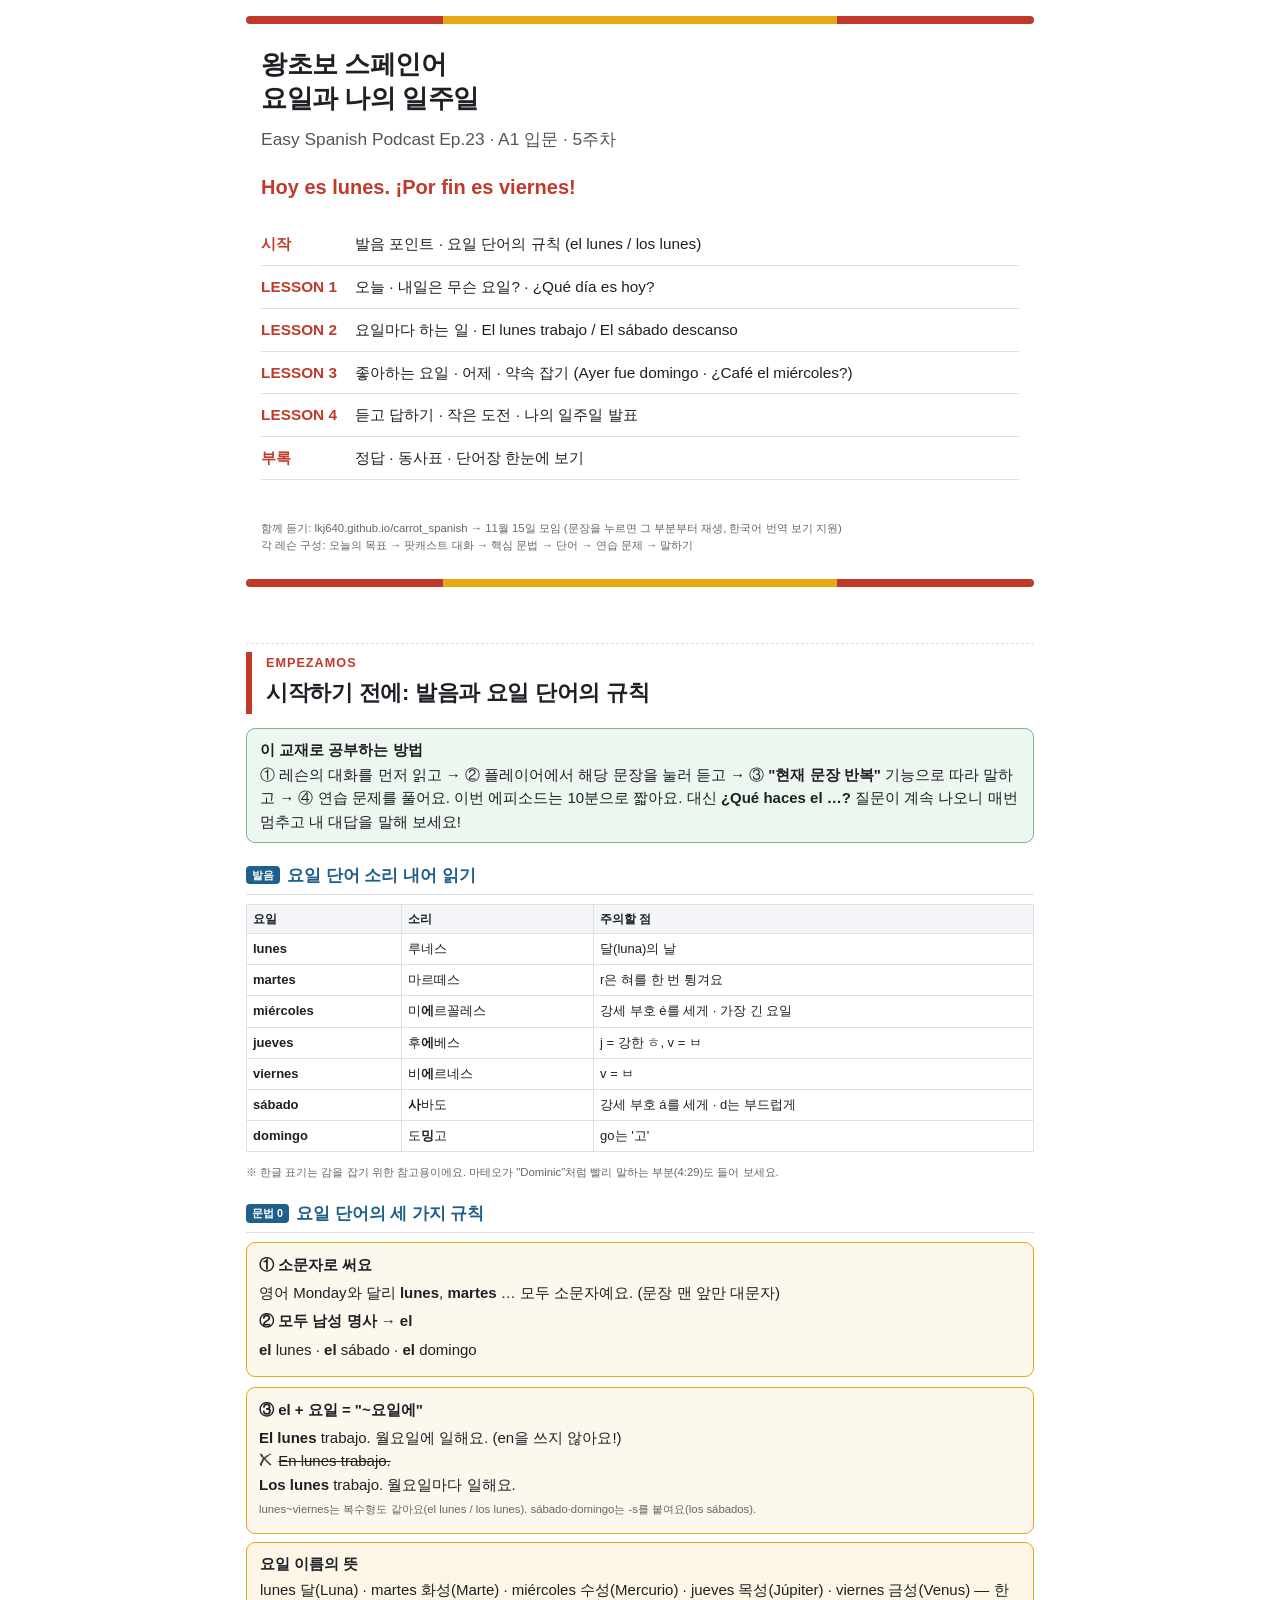
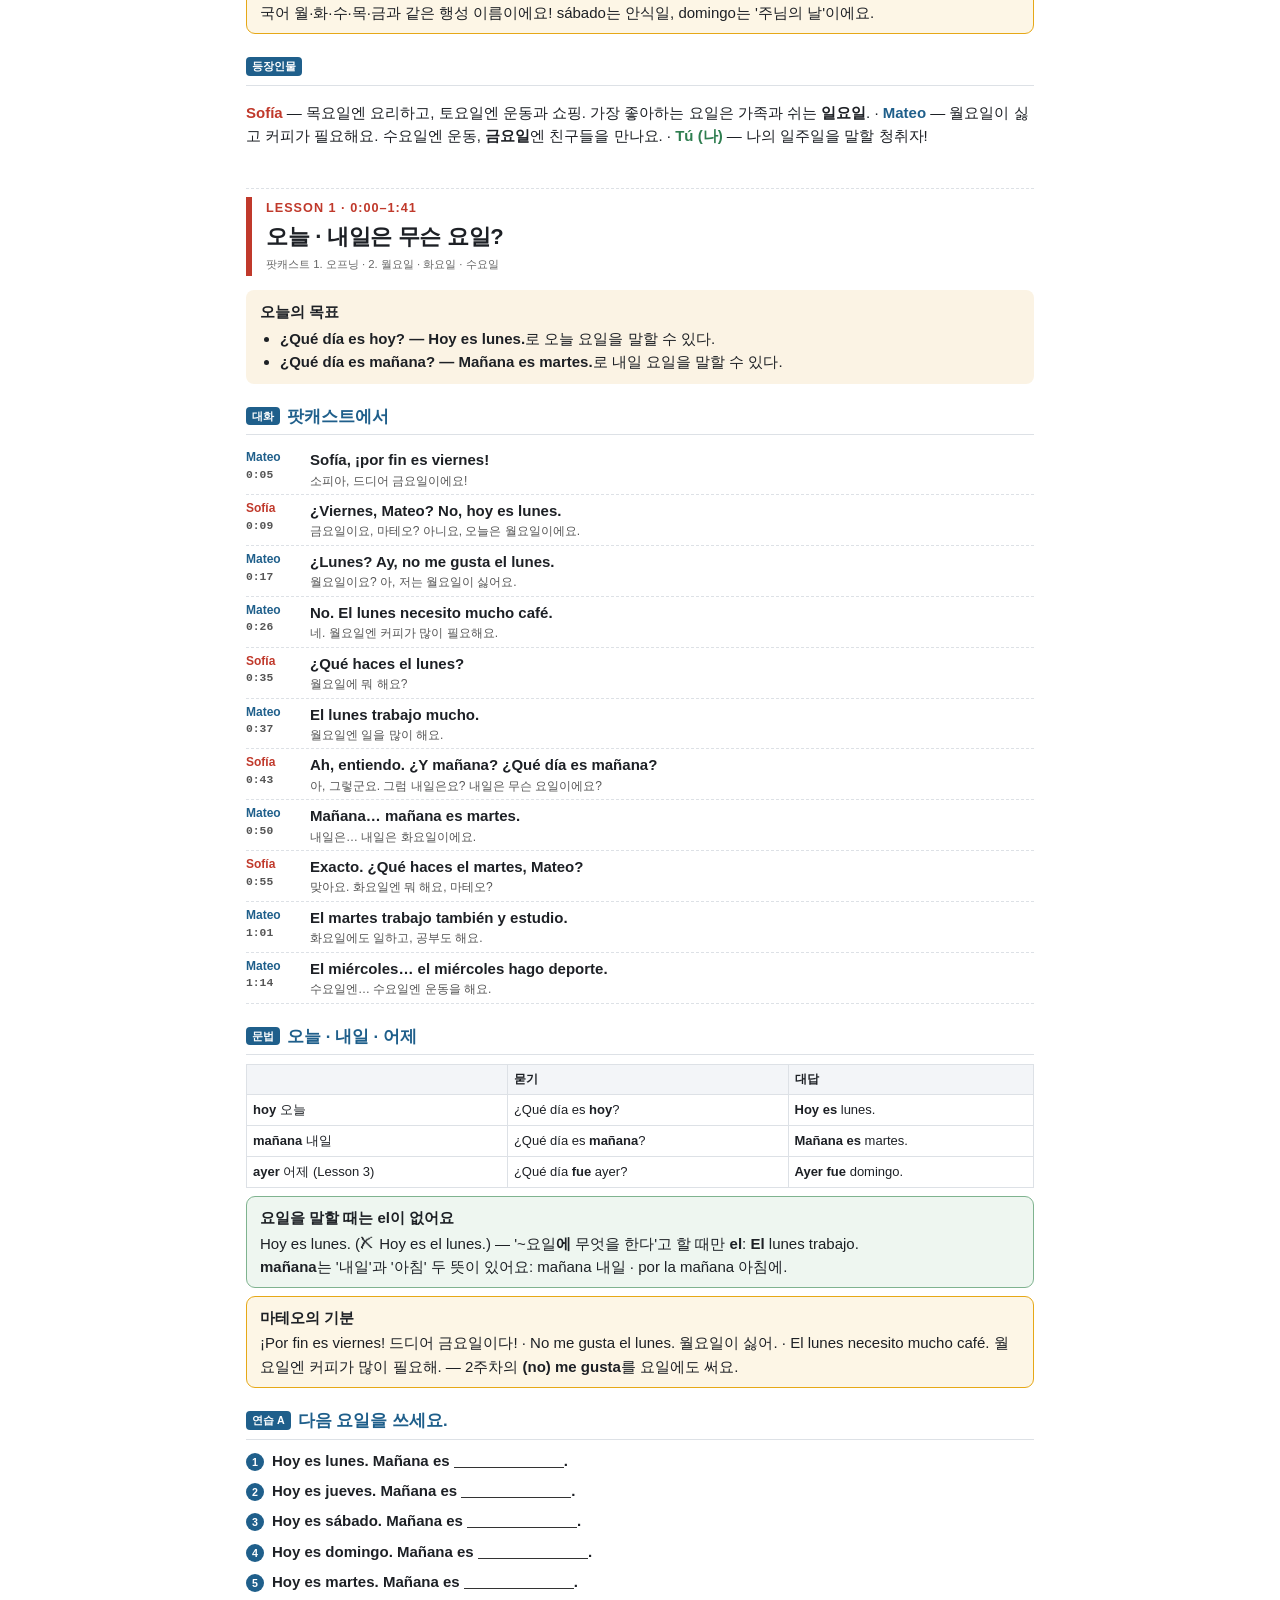
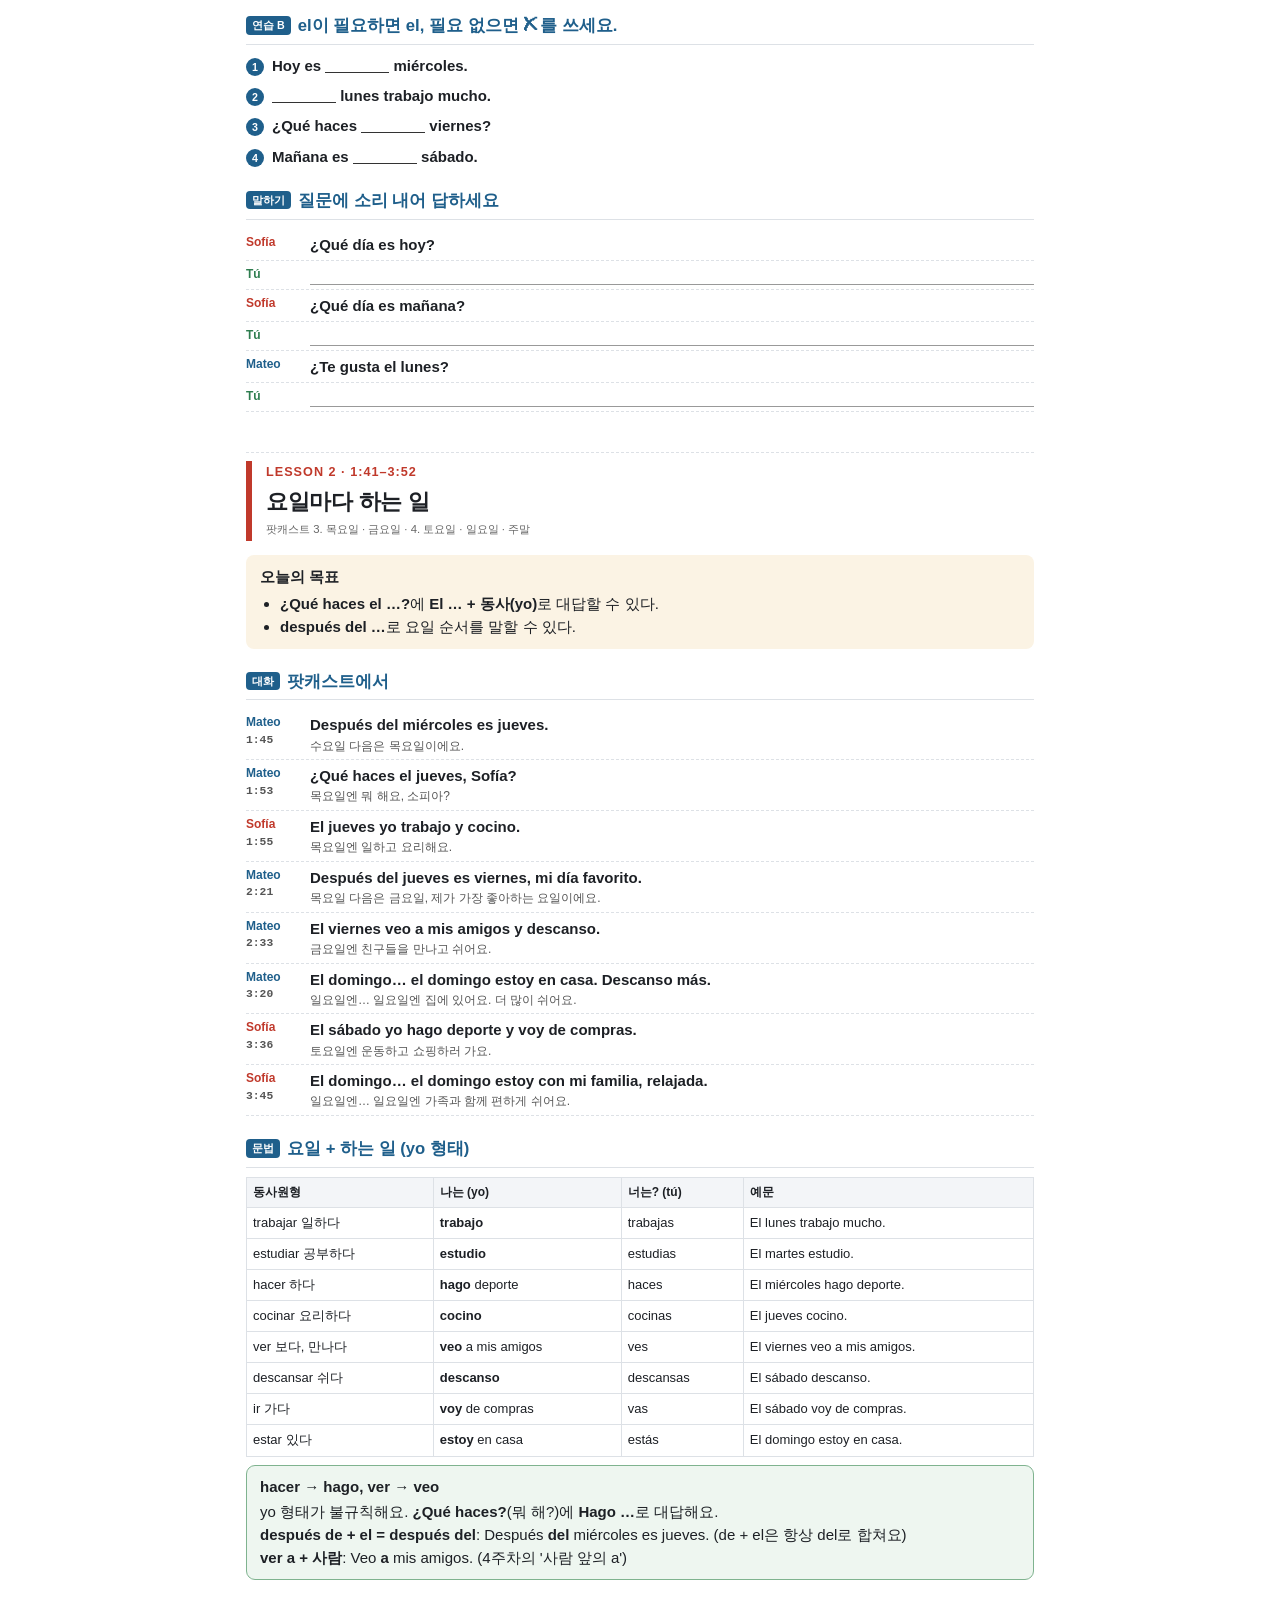
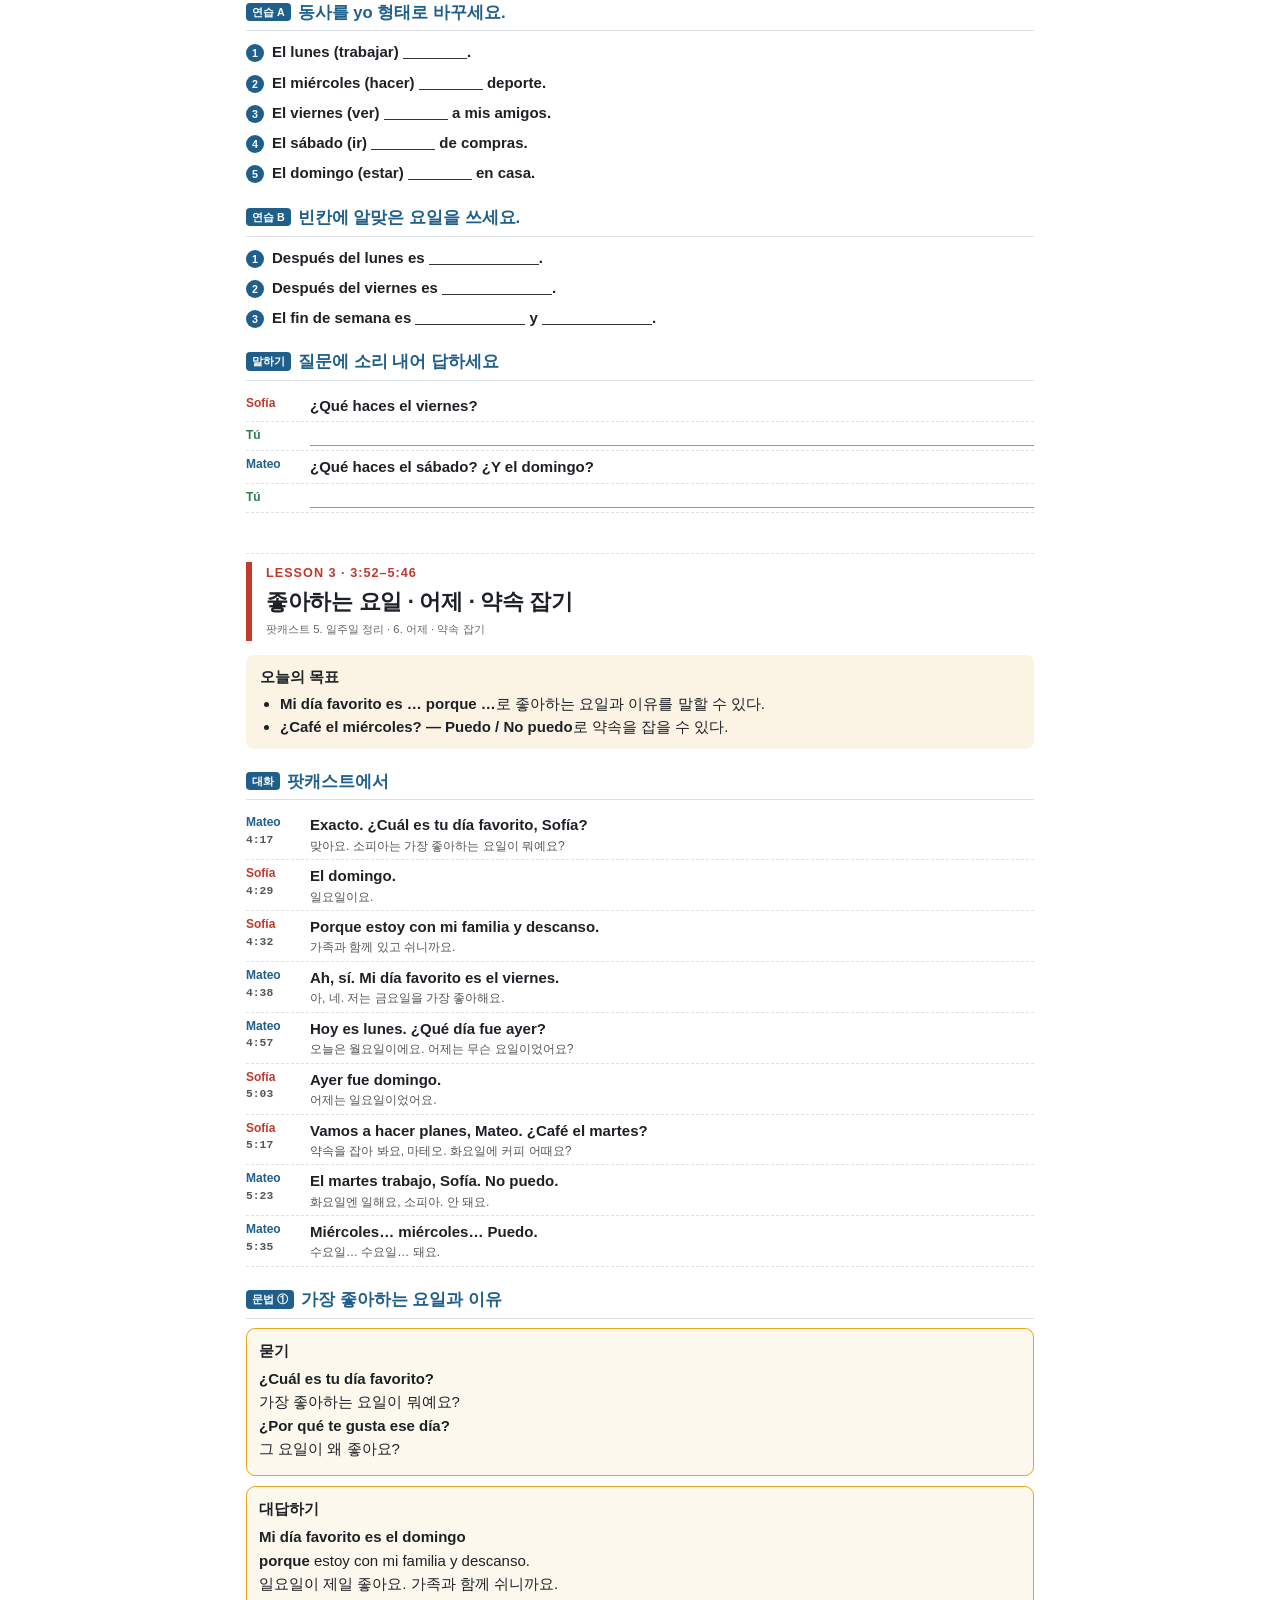
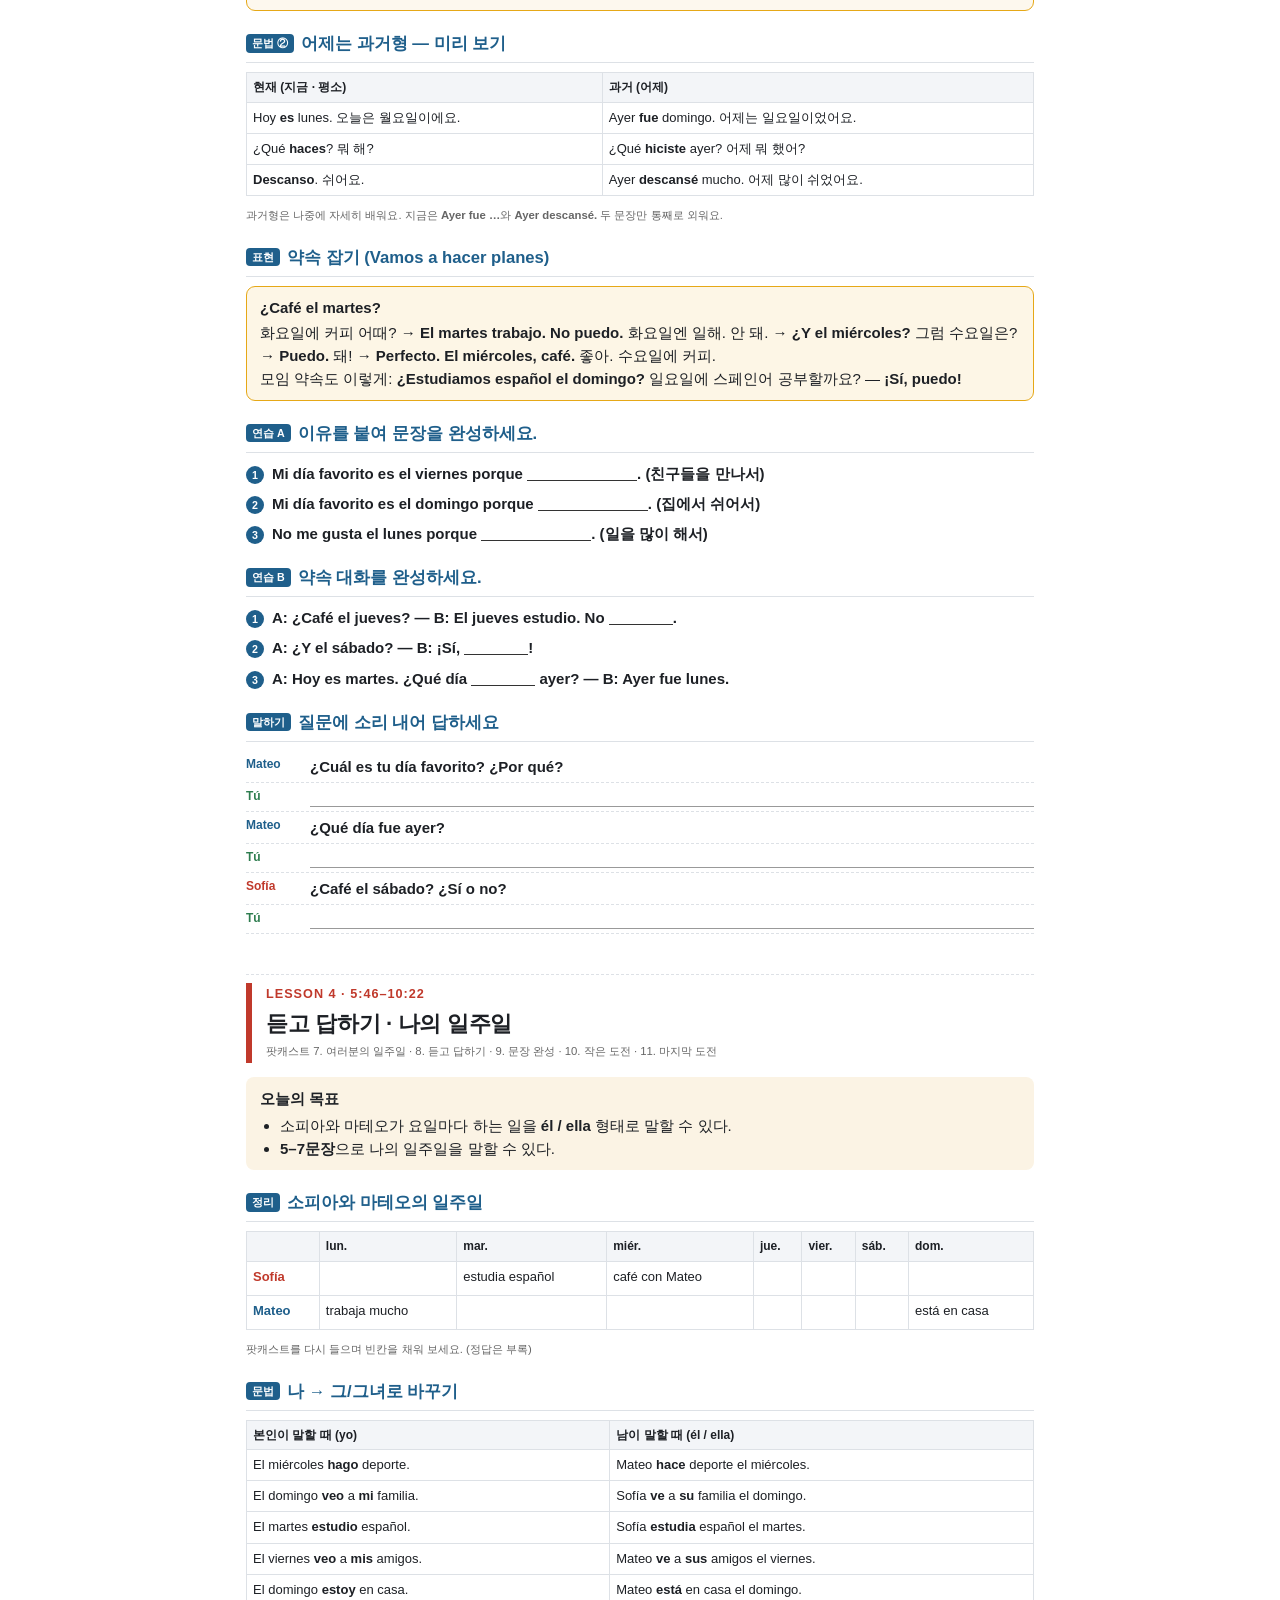
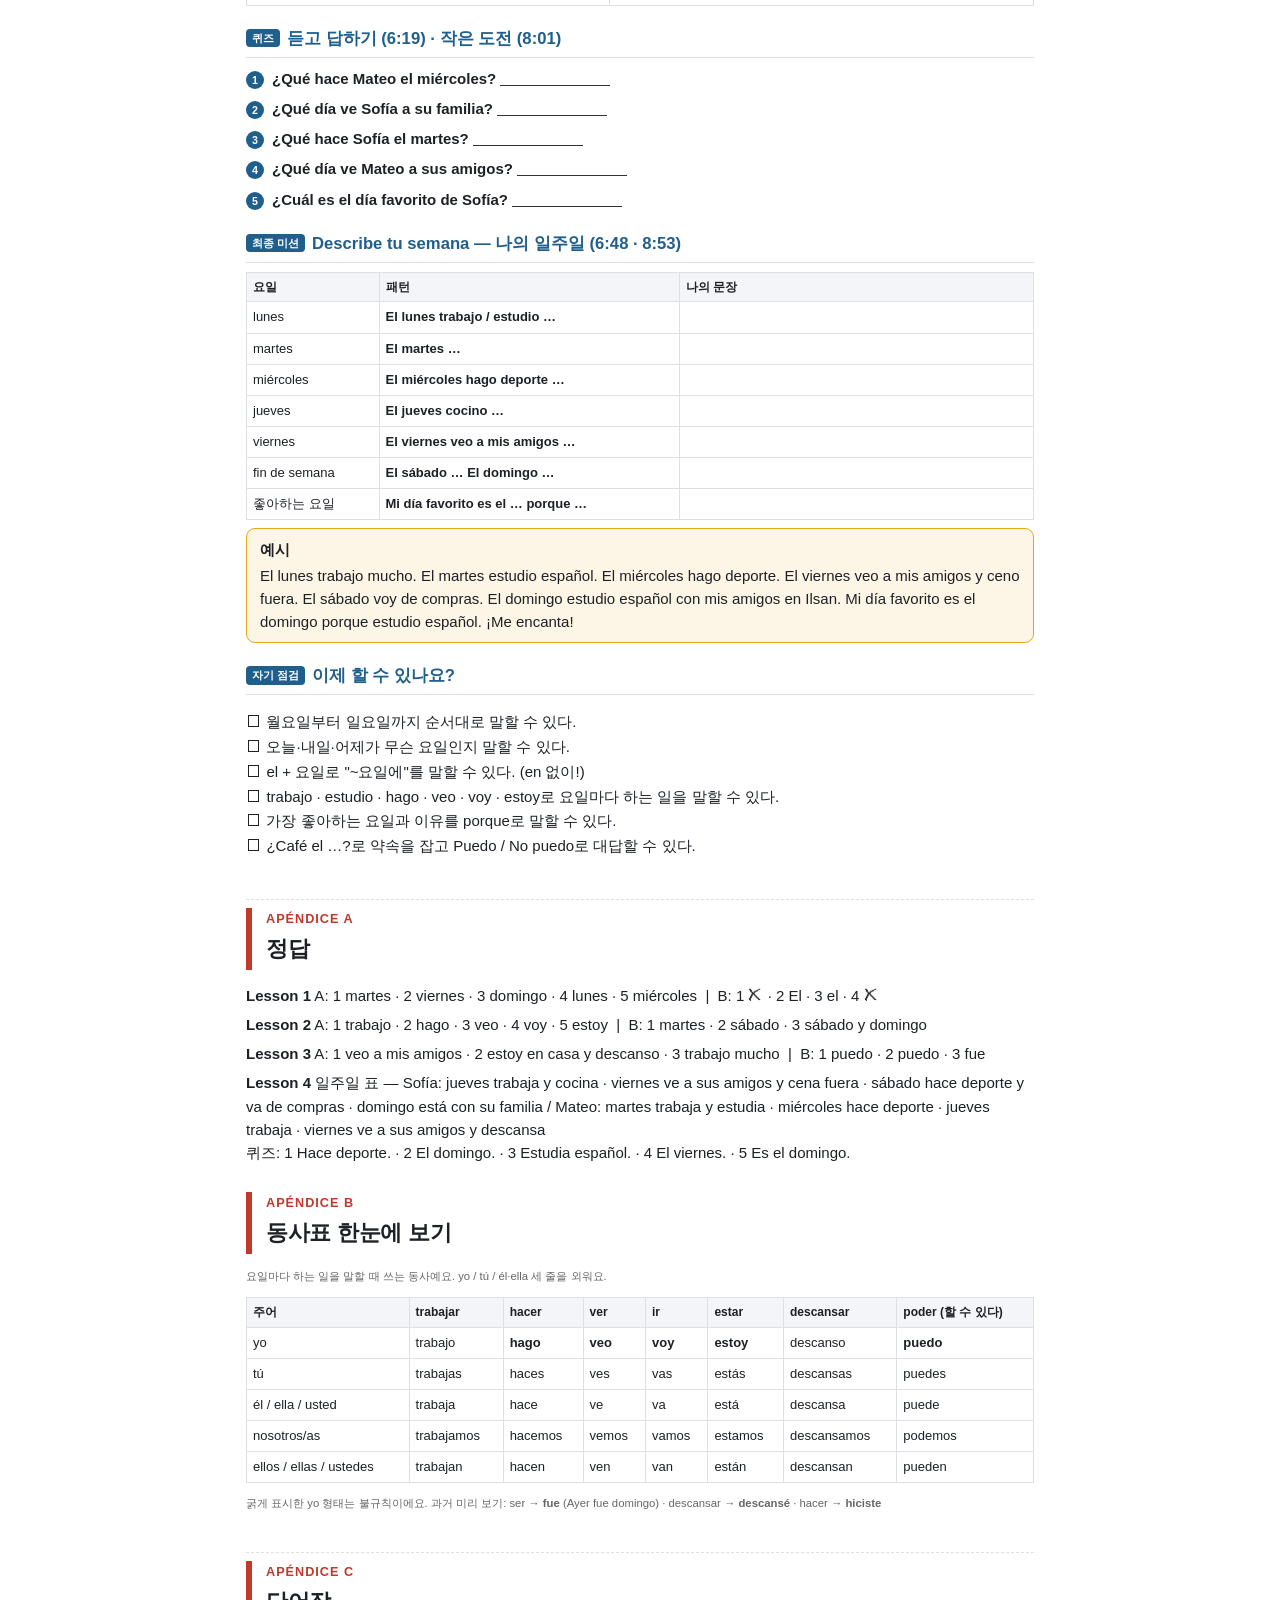
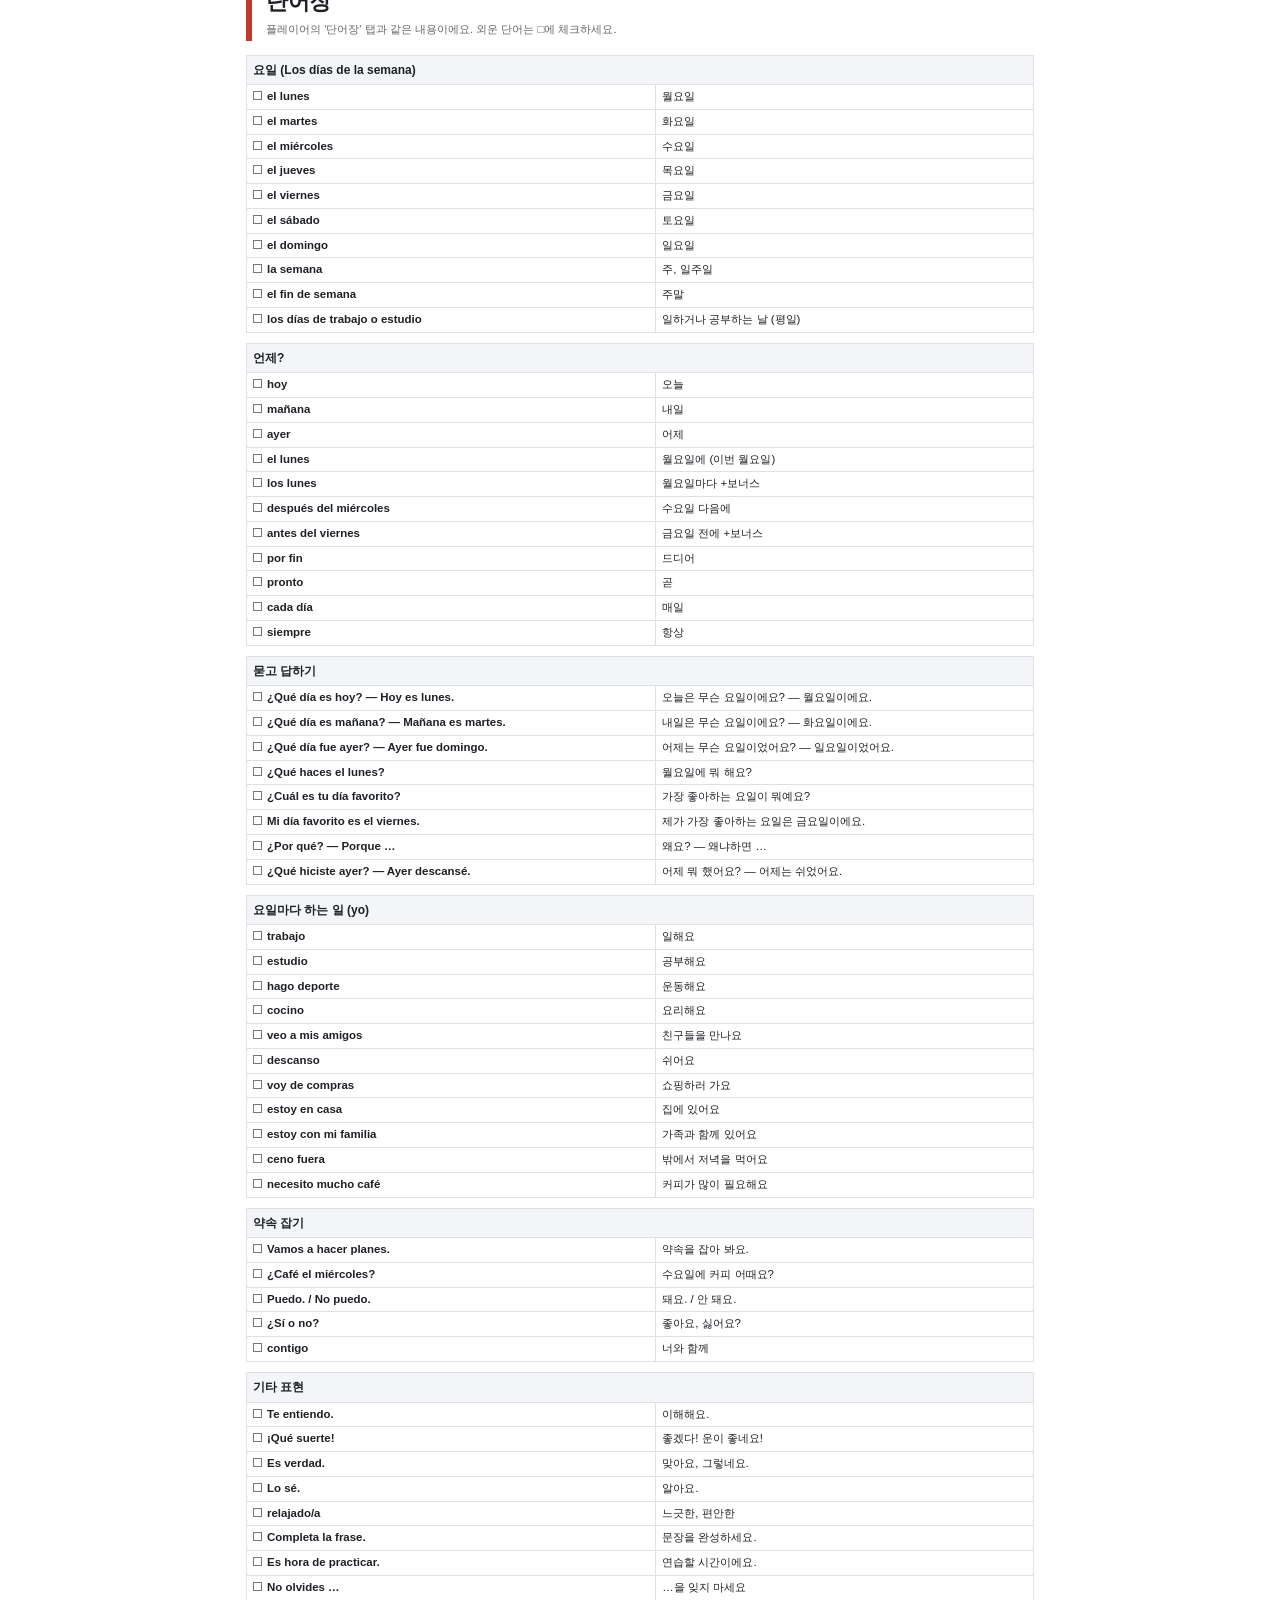
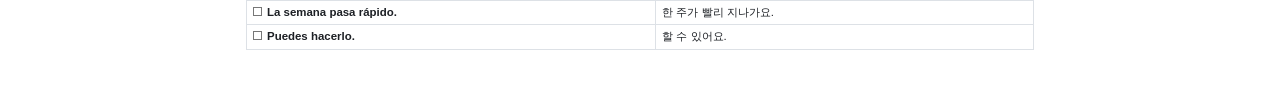
<file: meetings/2026-11-15/workbook.html>
<!doctype html><html lang="ko"><head><meta charset="utf-8"><title>스페인어 요일 교재 Ep23</title><style>@page{size:A4;margin:16mm 15mm 16mm}
:root{--red:#c0392b;--yel:#e6a817;--blue:#1f5f8b;--grn:#2e7d4f;--line:#dde1e6;--head:#f3f5f8}
*{box-sizing:border-box}
body{margin:0;font-family:"Helvetica Neue","Apple SD Gothic Neo",sans-serif;font-size:10.5pt;line-height:1.55;color:#1d2025;-webkit-print-color-adjust:exact;print-color-adjust:exact}
b{font-weight:700}
.lesson{break-before:page}
.cover{height:262mm;display:flex;flex-direction:column;justify-content:space-between}
.stripe{height:8px;border-radius:4px;background:linear-gradient(90deg,var(--red) 0 25%,var(--yel) 25% 75%,var(--red) 75%)}
.ct{padding:0 4mm;margin-top:-10mm}
.cover h1{font-size:30pt;line-height:1.3;margin:0 0 10px;letter-spacing:-.5px}
.cs{font-size:13pt;color:#555}
.big{color:var(--red);font-size:20pt;font-weight:800;margin:34px 0 26px}
.toc{width:100%;border-collapse:collapse;font-size:11.5pt}
.toc th{color:var(--red);text-align:left;width:82px;padding:9px 0;border-bottom:1px solid var(--line);white-space:nowrap}
.toc td{padding:9px 0 9px 12px;border-bottom:1px solid var(--line)}
.foot{font-size:8.5pt;color:#666;margin-top:40px}
.hd{border-left:6px solid var(--red);padding:2px 0 2px 14px;margin-bottom:14px}
.hd .k{color:var(--red);font-weight:700;letter-spacing:1px;font-size:9.5pt}
.hd h1{margin:2px 0 2px;font-size:20pt;letter-spacing:-.3px}
.hd .s{font-size:8.5pt;color:#666}
.goal{background:#fbf3e4;border-radius:8px;padding:10px 14px;margin:10px 0 16px;break-inside:avoid}
.goal ul{margin:4px 0 0;padding-left:20px}
h2{font-size:12.5pt;color:var(--blue);border-bottom:1px solid var(--line);padding-bottom:5px;margin:20px 0 9px;break-after:avoid}
.tag{display:inline-block;background:var(--blue);color:#fff;font-size:8pt;padding:1px 6px;border-radius:4px;margin-right:7px;vertical-align:2px}
.dlg{margin:4px 0 6px}
.dl{display:flex;gap:12px;border-bottom:1px dashed var(--line);padding:4px 0;break-inside:avoid}
.dw{flex:0 0 58px;font-size:9pt;font-weight:700}
.dw span{display:block;font-family:Menlo,monospace;font-size:8.5pt;color:#555;font-weight:700}
.dw.S{color:var(--red)}.dw.M{color:var(--blue)}.dw.T{color:var(--grn)}
.dl b{display:block}.dl small{display:block;color:#555;font-size:9pt}
.ans{flex:1;border-bottom:1px solid #999;height:20px}
.t{width:100%;border-collapse:collapse;margin:6px 0;font-size:9.8pt;break-inside:avoid}
.t th{background:var(--head);text-align:left;font-size:9pt;padding:6px 8px;border:1px solid var(--line)}
.t td{padding:6px 8px;border:1px solid var(--line);vertical-align:top}
.scale td:first-child{width:34px;text-align:center;font-size:13pt}
.fill td{height:34px}
.mine td{height:27px}.mine td:nth-child(3){width:45%}
.match td{width:50%}
.two{display:flex;gap:10px;margin:6px 0}.two>.box{flex:1}
.box{border:1.3px solid var(--yel);border-radius:9px;padding:10px 12px;background:#fdf8ee;break-inside:avoid}
.box p{margin:5px 0}
.note{border-radius:9px;padding:9px 13px;margin:8px 0;break-inside:avoid}
.note b:first-child{display:block;margin-bottom:2px}
.note.g{background:#eef6f0;border:1.3px solid #7fb38f}
.note.y{background:#fdf6e6;border:1.3px solid var(--yel)}
.note.r{background:#fdeeee;border:1.3px solid #e07b72}
.sm{font-size:8.5pt;color:#666}
.cS{color:var(--red)}.cM{color:var(--blue)}.cT{color:var(--grn)}
ol.q{list-style:none;padding:0;margin:4px 0}
ol.q li{margin:7px 0;font-weight:600;break-inside:avoid}
.n{display:inline-block;width:18px;height:18px;line-height:18px;border-radius:50%;background:var(--blue);color:#fff;font-size:8pt;text-align:center;margin-right:8px;font-weight:700}
.bl{display:inline-block;width:140px;border-bottom:1px solid #333;height:14px;vertical-align:-2px}
.bl.s{width:72px}
.grid4{display:grid;grid-template-columns:repeat(4,1fr);gap:8px 14px;font-weight:600;margin:6px 0}
.grid5{display:grid;grid-template-columns:repeat(5,1fr);gap:8px;font-size:9.5pt;text-align:center}
.grid5>div{border:1px solid var(--line);border-radius:8px;padding:6px}
.story{border:1.3px solid var(--yel);border-radius:9px;padding:11px 14px;font-weight:700;line-height:1.9;font-size:11pt;background:#fffdf7;break-inside:avoid}
.fillp{font-weight:600;line-height:2.4}
ul.chk{list-style:none;padding:0}ul.chk li::before{content:"☐ ";font-size:12pt}
.ans-list p{margin:6px 0}
.vcols{columns:2;column-gap:12px}
.t.v{font-size:8.6pt;margin:0 0 10px}
.t.v td{padding:3px 6px}.t.v td:first-child{width:52%}
.cb{display:inline-block;width:9px;height:9px;border:1px solid #777;margin-right:5px}
/* ---- 화면(웹·모바일)용 ---- */
@media screen{
body{font-size:15px;max-width:820px;margin:0 auto;padding:0 16px 40px;background:#fff}
.lesson{margin-top:40px;padding-top:8px;border-top:1px dashed var(--line)}
.cover{height:auto;gap:24px;padding:16px 0}
.ct{margin-top:0}
.cover h1{font-size:26px}.big{font-size:20px;margin:20px 0}
.hd h1{font-size:22px}
.two{flex-direction:column}
.grid4{grid-template-columns:repeat(2,1fr)}
.grid5{grid-template-columns:repeat(2,1fr)}
.t{font-size:13px}.t td,.t th{padding:5px 6px;overflow-wrap:anywhere}
.vcols{columns:1}
.bl{width:110px}.bl.s{width:64px}
.dw{flex-basis:52px}
}
</style></head><body><section class="cover"><div class="stripe"></div>
<div class="ct"><h1>왕초보 스페인어<br>요일과 나의 일주일</h1>
<div class="cs">Easy Spanish Podcast Ep.23 · A1 입문 · 5주차</div>
<div class="big">Hoy es lunes. ¡Por fin es viernes!</div>
<table class="toc">
<tr><th>시작</th><td>발음 포인트 · 요일 단어의 규칙 (el lunes / los lunes)</td></tr>
<tr><th>LESSON 1</th><td>오늘 · 내일은 무슨 요일? · ¿Qué día es hoy?</td></tr>
<tr><th>LESSON 2</th><td>요일마다 하는 일 · El lunes trabajo / El sábado descanso</td></tr>
<tr><th>LESSON 3</th><td>좋아하는 요일 · 어제 · 약속 잡기 (Ayer fue domingo · ¿Café el miércoles?)</td></tr>
<tr><th>LESSON 4</th><td>듣고 답하기 · 작은 도전 · 나의 일주일 발표</td></tr>
<tr><th>부록</th><td>정답 · 동사표 · 단어장 한눈에 보기</td></tr>
</table>
<div class="foot">함께 듣기: lkj640.github.io/carrot_spanish → 11월 15일 모임 (문장을 누르면 그 부분부터 재생, 한국어 번역 보기 지원)<br>
각 레슨 구성: 오늘의 목표 → 팟캐스트 대화 → 핵심 문법 → 단어 → 연습 문제 → 말하기</div></div>
<div class="stripe"></div></section><section class="lesson"><div class="hd"><div class="k">EMPEZAMOS</div><h1>시작하기 전에: 발음과 요일 단어의 규칙</h1></div>
<div class="note g"><b>이 교재로 공부하는 방법</b>① 레슨의 대화를 먼저 읽고 → ② 플레이어에서 해당 문장을 눌러 듣고 → ③ <b>"현재 문장 반복"</b> 기능으로 따라 말하고 → ④ 연습 문제를 풀어요. 이번 에피소드는 10분으로 짧아요. 대신 <b>¿Qué haces el …?</b> 질문이 계속 나오니 매번 멈추고 내 대답을 말해 보세요!</div>
<h2 class=""><span class="tag">발음</span>요일 단어 소리 내어 읽기</h2>
<table class="t"><tr><th>요일</th><th>소리</th><th>주의할 점</th></tr>
<tr><td><b>lunes</b></td><td>루네스</td><td>달(luna)의 날</td></tr>
<tr><td><b>martes</b></td><td>마르떼스</td><td>r은 혀를 한 번 튕겨요</td></tr>
<tr><td><b>miércoles</b></td><td>미<b>에</b>르꼴레스</td><td>강세 부호 é를 세게 · 가장 긴 요일</td></tr>
<tr><td><b>jueves</b></td><td>후<b>에</b>베스</td><td>j = 강한 ㅎ, v = ㅂ</td></tr>
<tr><td><b>viernes</b></td><td>비<b>에</b>르네스</td><td>v = ㅂ</td></tr>
<tr><td><b>sábado</b></td><td><b>사</b>바도</td><td>강세 부호 á를 세게 · d는 부드럽게</td></tr>
<tr><td><b>domingo</b></td><td>도<b>밍</b>고</td><td>go는 '고'</td></tr>
</table>
<p class="sm">※ 한글 표기는 감을 잡기 위한 참고용이에요. 마테오가 "Dominic"처럼 빨리 말하는 부분(4:29)도 들어 보세요.</p>
<h2 class=""><span class="tag">문법 0</span>요일 단어의 세 가지 규칙</h2>
<div class="two"><div class="box y"><b>① 소문자로 써요</b>
<p>영어 Monday와 달리 <b>lunes</b>, <b>martes</b> … 모두 소문자예요. (문장 맨 앞만 대문자)</p>
<b>② 모두 남성 명사 → el</b>
<p><b>el</b> lunes · <b>el</b> sábado · <b>el</b> domingo</p></div>
<div class="box y"><b>③ el + 요일 = "~요일에"</b>
<p><b>El lunes</b> trabajo. 월요일에 일해요. (en을 쓰지 않아요!)<br>✗ <s>En lunes trabajo.</s><br><b>Los lunes</b> trabajo. 월요일마다 일해요.</p>
<p class="sm">lunes~viernes는 복수형도 같아요(el lunes / los lunes). sábado·domingo는 -s를 붙여요(los sábados).</p></div></div>
<div class="note y"><b>요일 이름의 뜻</b> lunes 달(Luna) · martes 화성(Marte) · miércoles 수성(Mercurio) · jueves 목성(Júpiter) · viernes 금성(Venus) — 한국어 월·화·수·목·금과 같은 행성 이름이에요! sábado는 안식일, domingo는 '주님의 날'이에요.</div>
<h2><span class="tag">등장인물</span></h2>
<p><b class="cS">Sofía</b> — 목요일엔 요리하고, 토요일엔 운동과 쇼핑. 가장 좋아하는 요일은 가족과 쉬는 <b>일요일</b>. · <b class="cM">Mateo</b> — 월요일이 싫고 커피가 필요해요. 수요일엔 운동, <b>금요일</b>엔 친구들을 만나요. · <b class="cT">Tú (나)</b> — 나의 일주일을 말할 청취자!</p>
</section><section class="lesson"><div class="hd"><div class="k">LESSON 1 · 0:00–1:41</div><h1>오늘 · 내일은 무슨 요일?</h1><div class="s">팟캐스트 1. 오프닝 · 2. 월요일 · 화요일 · 수요일</div></div><div class="goal"><b>오늘의 목표</b><ul><li><b>¿Qué día es hoy? — Hoy es lunes.</b>로 오늘 요일을 말할 수 있다.</li><li><b>¿Qué día es mañana? — Mañana es martes.</b>로 내일 요일을 말할 수 있다.</li></ul></div><h2 class=""><span class="tag">대화</span>팟캐스트에서</h2><div class="dlg"><div class="dl"><div class="dw M">Mateo<span>0:05</span></div><div><b>Sofía, ¡por fin es viernes!</b><small>소피아, 드디어 금요일이에요!</small></div></div><div class="dl"><div class="dw S">Sofía<span>0:09</span></div><div><b>¿Viernes, Mateo? No, hoy es lunes.</b><small>금요일이요, 마테오? 아니요, 오늘은 월요일이에요.</small></div></div><div class="dl"><div class="dw M">Mateo<span>0:17</span></div><div><b>¿Lunes? Ay, no me gusta el lunes.</b><small>월요일이요? 아, 저는 월요일이 싫어요.</small></div></div><div class="dl"><div class="dw M">Mateo<span>0:26</span></div><div><b>No. El lunes necesito mucho café.</b><small>네. 월요일엔 커피가 많이 필요해요.</small></div></div><div class="dl"><div class="dw S">Sofía<span>0:35</span></div><div><b>¿Qué haces el lunes?</b><small>월요일에 뭐 해요?</small></div></div><div class="dl"><div class="dw M">Mateo<span>0:37</span></div><div><b>El lunes trabajo mucho.</b><small>월요일엔 일을 많이 해요.</small></div></div><div class="dl"><div class="dw S">Sofía<span>0:43</span></div><div><b>Ah, entiendo. ¿Y mañana? ¿Qué día es mañana?</b><small>아, 그렇군요. 그럼 내일은요? 내일은 무슨 요일이에요?</small></div></div><div class="dl"><div class="dw M">Mateo<span>0:50</span></div><div><b>Mañana… mañana es martes.</b><small>내일은… 내일은 화요일이에요.</small></div></div><div class="dl"><div class="dw S">Sofía<span>0:55</span></div><div><b>Exacto. ¿Qué haces el martes, Mateo?</b><small>맞아요. 화요일엔 뭐 해요, 마테오?</small></div></div><div class="dl"><div class="dw M">Mateo<span>1:01</span></div><div><b>El martes trabajo también y estudio.</b><small>화요일에도 일하고, 공부도 해요.</small></div></div><div class="dl"><div class="dw M">Mateo<span>1:14</span></div><div><b>El miércoles… el miércoles hago deporte.</b><small>수요일엔… 수요일엔 운동을 해요.</small></div></div></div><h2 class=""><span class="tag">문법</span>오늘 · 내일 · 어제</h2><table class="t"><tr><th></th><th>묻기</th><th>대답</th></tr>
<tr><td><b>hoy</b> 오늘</td><td>¿Qué día es <b>hoy</b>?</td><td><b>Hoy es</b> lunes.</td></tr>
<tr><td><b>mañana</b> 내일</td><td>¿Qué día es <b>mañana</b>?</td><td><b>Mañana es</b> martes.</td></tr>
<tr><td><b>ayer</b> 어제 (Lesson 3)</td><td>¿Qué día <b>fue</b> ayer?</td><td><b>Ayer fue</b> domingo.</td></tr></table>
<div class="note g"><b>요일을 말할 때는 el이 없어요</b> Hoy es lunes. (✗ Hoy es el lunes.) — '~요일<b>에</b> 무엇을 한다'고 할 때만 <b>el</b>: <b>El</b> lunes trabajo.
<br><b>mañana</b>는 '내일'과 '아침' 두 뜻이 있어요: mañana 내일 · por la mañana 아침에.</div>
<div class="note y"><b>마테오의 기분</b> ¡Por fin es viernes! 드디어 금요일이다! · No me gusta el lunes. 월요일이 싫어. · El lunes necesito mucho café. 월요일엔 커피가 많이 필요해. — 2주차의 <b>(no) me gusta</b>를 요일에도 써요.</div><h2 class=""><span class="tag">연습 A</span>다음 요일을 쓰세요.</h2><ol class="q"><li><span class=n>1</span>Hoy es lunes. Mañana es <span class="bl"></span>.</li><li><span class=n>2</span>Hoy es jueves. Mañana es <span class="bl"></span>.</li><li><span class=n>3</span>Hoy es sábado. Mañana es <span class="bl"></span>.</li><li><span class=n>4</span>Hoy es domingo. Mañana es <span class="bl"></span>.</li><li><span class=n>5</span>Hoy es martes. Mañana es <span class="bl"></span>.</li></ol><h2 class=""><span class="tag">연습 B</span>el이 필요하면 el, 필요 없으면 ✗를 쓰세요.</h2><ol class="q"><li><span class=n>1</span>Hoy es <span class="bl s"></span> miércoles.</li><li><span class=n>2</span><span class="bl s"></span> lunes trabajo mucho.</li><li><span class=n>3</span>¿Qué haces <span class="bl s"></span> viernes?</li><li><span class=n>4</span>Mañana es <span class="bl s"></span> sábado.</li></ol><h2 class=""><span class="tag">말하기</span>질문에 소리 내어 답하세요</h2><div class="dlg"><div class="dl"><div class="dw S">Sofía</div><div><b>¿Qué día es hoy?</b></div></div><div class="dl"><div class="dw T">Tú</div><div class="ans"></div></div><div class="dl"><div class="dw S">Sofía</div><div><b>¿Qué día es mañana?</b></div></div><div class="dl"><div class="dw T">Tú</div><div class="ans"></div></div><div class="dl"><div class="dw M">Mateo</div><div><b>¿Te gusta el lunes?</b></div></div><div class="dl"><div class="dw T">Tú</div><div class="ans"></div></div></div></section><section class="lesson"><div class="hd"><div class="k">LESSON 2 · 1:41–3:52</div><h1>요일마다 하는 일</h1><div class="s">팟캐스트 3. 목요일 · 금요일 · 4. 토요일 · 일요일 · 주말</div></div><div class="goal"><b>오늘의 목표</b><ul><li><b>¿Qué haces el …?</b>에 <b>El … + 동사(yo)</b>로 대답할 수 있다.</li><li><b>después del …</b>로 요일 순서를 말할 수 있다.</li></ul></div><h2 class=""><span class="tag">대화</span>팟캐스트에서</h2><div class="dlg"><div class="dl"><div class="dw M">Mateo<span>1:45</span></div><div><b>Después del miércoles es jueves.</b><small>수요일 다음은 목요일이에요.</small></div></div><div class="dl"><div class="dw M">Mateo<span>1:53</span></div><div><b>¿Qué haces el jueves, Sofía?</b><small>목요일엔 뭐 해요, 소피아?</small></div></div><div class="dl"><div class="dw S">Sofía<span>1:55</span></div><div><b>El jueves yo trabajo y cocino.</b><small>목요일엔 일하고 요리해요.</small></div></div><div class="dl"><div class="dw M">Mateo<span>2:21</span></div><div><b>Después del jueves es viernes, mi día favorito.</b><small>목요일 다음은 금요일, 제가 가장 좋아하는 요일이에요.</small></div></div><div class="dl"><div class="dw M">Mateo<span>2:33</span></div><div><b>El viernes veo a mis amigos y descanso.</b><small>금요일엔 친구들을 만나고 쉬어요.</small></div></div><div class="dl"><div class="dw M">Mateo<span>3:20</span></div><div><b>El domingo… el domingo estoy en casa. Descanso más.</b><small>일요일엔… 일요일엔 집에 있어요. 더 많이 쉬어요.</small></div></div><div class="dl"><div class="dw S">Sofía<span>3:36</span></div><div><b>El sábado yo hago deporte y voy de compras.</b><small>토요일엔 운동하고 쇼핑하러 가요.</small></div></div><div class="dl"><div class="dw S">Sofía<span>3:45</span></div><div><b>El domingo… el domingo estoy con mi familia, relajada.</b><small>일요일엔… 일요일엔 가족과 함께 편하게 쉬어요.</small></div></div></div><h2 class=""><span class="tag">문법</span>요일 + 하는 일 (yo 형태)</h2><table class="t"><tr><th>동사원형</th><th>나는 (yo)</th><th>너는? (tú)</th><th>예문</th></tr>
<tr><td>trabajar 일하다</td><td><b>trabajo</b></td><td>trabajas</td><td>El lunes trabajo mucho.</td></tr>
<tr><td>estudiar 공부하다</td><td><b>estudio</b></td><td>estudias</td><td>El martes estudio.</td></tr>
<tr><td>hacer 하다</td><td><b>hago</b> deporte</td><td>haces</td><td>El miércoles hago deporte.</td></tr>
<tr><td>cocinar 요리하다</td><td><b>cocino</b></td><td>cocinas</td><td>El jueves cocino.</td></tr>
<tr><td>ver 보다, 만나다</td><td><b>veo</b> a mis amigos</td><td>ves</td><td>El viernes veo a mis amigos.</td></tr>
<tr><td>descansar 쉬다</td><td><b>descanso</b></td><td>descansas</td><td>El sábado descanso.</td></tr>
<tr><td>ir 가다</td><td><b>voy</b> de compras</td><td>vas</td><td>El sábado voy de compras.</td></tr>
<tr><td>estar 있다</td><td><b>estoy</b> en casa</td><td>estás</td><td>El domingo estoy en casa.</td></tr></table>
<div class="note g"><b>hacer → hago, ver → veo</b> yo 형태가 불규칙해요. <b>¿Qué haces?</b>(뭐 해?)에 <b>Hago …</b>로 대답해요.
<br><b>después de + el = después del</b>: Después <b>del</b> miércoles es jueves. (de + el은 항상 del로 합쳐요)
<br><b>ver a + 사람</b>: Veo <b>a</b> mis amigos. (4주차의 '사람 앞의 a')</div><h2 class=""><span class="tag">연습 A</span>동사를 yo 형태로 바꾸세요.</h2><ol class="q"><li><span class=n>1</span>El lunes (trabajar) <span class="bl s"></span>.</li><li><span class=n>2</span>El miércoles (hacer) <span class="bl s"></span> deporte.</li><li><span class=n>3</span>El viernes (ver) <span class="bl s"></span> a mis amigos.</li><li><span class=n>4</span>El sábado (ir) <span class="bl s"></span> de compras.</li><li><span class=n>5</span>El domingo (estar) <span class="bl s"></span> en casa.</li></ol><h2 class=""><span class="tag">연습 B</span>빈칸에 알맞은 요일을 쓰세요.</h2><ol class="q"><li><span class=n>1</span>Después del lunes es <span class="bl"></span>.</li><li><span class=n>2</span>Después del viernes es <span class="bl"></span>.</li><li><span class=n>3</span>El fin de semana es <span class="bl"></span> y <span class="bl"></span>.</li></ol><h2 class=""><span class="tag">말하기</span>질문에 소리 내어 답하세요</h2><div class="dlg"><div class="dl"><div class="dw S">Sofía</div><div><b>¿Qué haces el viernes?</b></div></div><div class="dl"><div class="dw T">Tú</div><div class="ans"></div></div><div class="dl"><div class="dw M">Mateo</div><div><b>¿Qué haces el sábado? ¿Y el domingo?</b></div></div><div class="dl"><div class="dw T">Tú</div><div class="ans"></div></div></div></section><section class="lesson"><div class="hd"><div class="k">LESSON 3 · 3:52–5:46</div><h1>좋아하는 요일 · 어제 · 약속 잡기</h1><div class="s">팟캐스트 5. 일주일 정리 · 6. 어제 · 약속 잡기</div></div><div class="goal"><b>오늘의 목표</b><ul><li><b>Mi día favorito es … porque …</b>로 좋아하는 요일과 이유를 말할 수 있다.</li><li><b>¿Café el miércoles? — Puedo / No puedo</b>로 약속을 잡을 수 있다.</li></ul></div><h2 class=""><span class="tag">대화</span>팟캐스트에서</h2><div class="dlg"><div class="dl"><div class="dw M">Mateo<span>4:17</span></div><div><b>Exacto. ¿Cuál es tu día favorito, Sofía?</b><small>맞아요. 소피아는 가장 좋아하는 요일이 뭐예요?</small></div></div><div class="dl"><div class="dw S">Sofía<span>4:29</span></div><div><b>El domingo.</b><small>일요일이요.</small></div></div><div class="dl"><div class="dw S">Sofía<span>4:32</span></div><div><b>Porque estoy con mi familia y descanso.</b><small>가족과 함께 있고 쉬니까요.</small></div></div><div class="dl"><div class="dw M">Mateo<span>4:38</span></div><div><b>Ah, sí. Mi día favorito es el viernes.</b><small>아, 네. 저는 금요일을 가장 좋아해요.</small></div></div><div class="dl"><div class="dw M">Mateo<span>4:57</span></div><div><b>Hoy es lunes. ¿Qué día fue ayer?</b><small>오늘은 월요일이에요. 어제는 무슨 요일이었어요?</small></div></div><div class="dl"><div class="dw S">Sofía<span>5:03</span></div><div><b>Ayer fue domingo.</b><small>어제는 일요일이었어요.</small></div></div><div class="dl"><div class="dw S">Sofía<span>5:17</span></div><div><b>Vamos a hacer planes, Mateo. ¿Café el martes?</b><small>약속을 잡아 봐요, 마테오. 화요일에 커피 어때요?</small></div></div><div class="dl"><div class="dw M">Mateo<span>5:23</span></div><div><b>El martes trabajo, Sofía. No puedo.</b><small>화요일엔 일해요, 소피아. 안 돼요.</small></div></div><div class="dl"><div class="dw M">Mateo<span>5:35</span></div><div><b>Miércoles… miércoles… Puedo.</b><small>수요일… 수요일… 돼요.</small></div></div></div><h2 class=""><span class="tag">문법 ①</span>가장 좋아하는 요일과 이유</h2><div class="two"><div class="box y"><b>묻기</b>
<p><b>¿Cuál es tu día favorito?</b><br>가장 좋아하는 요일이 뭐예요?<br><b>¿Por qué te gusta ese día?</b><br>그 요일이 왜 좋아요?</p></div>
<div class="box y"><b>대답하기</b>
<p><b>Mi día favorito es el domingo</b><br><b>porque</b> estoy con mi familia y descanso.<br>일요일이 제일 좋아요. 가족과 함께 쉬니까요.</p></div></div>
<h2 class=""><span class="tag">문법 ②</span>어제는 과거형 — 미리 보기</h2>
<table class="t"><tr><th>현재 (지금 · 평소)</th><th>과거 (어제)</th></tr>
<tr><td>Hoy <b>es</b> lunes. 오늘은 월요일이에요.</td><td>Ayer <b>fue</b> domingo. 어제는 일요일이었어요.</td></tr>
<tr><td>¿Qué <b>haces</b>? 뭐 해?</td><td>¿Qué <b>hiciste</b> ayer? 어제 뭐 했어?</td></tr>
<tr><td><b>Descanso</b>. 쉬어요.</td><td>Ayer <b>descansé</b> mucho. 어제 많이 쉬었어요.</td></tr></table>
<p class="sm">과거형은 나중에 자세히 배워요. 지금은 <b>Ayer fue …</b>와 <b>Ayer descansé.</b> 두 문장만 통째로 외워요.</p>
<h2 class=""><span class="tag">표현</span>약속 잡기 (Vamos a hacer planes)</h2>
<div class="note y"><b>¿Café el martes?</b> 화요일에 커피 어때? → <b>El martes trabajo. No puedo.</b> 화요일엔 일해. 안 돼. → <b>¿Y el miércoles?</b> 그럼 수요일은? → <b>Puedo.</b> 돼! → <b>Perfecto. El miércoles, café.</b> 좋아. 수요일에 커피.
<br>모임 약속도 이렇게: <b>¿Estudiamos español el domingo?</b> 일요일에 스페인어 공부할까요? — <b>¡Sí, puedo!</b></div><h2 class=""><span class="tag">연습 A</span>이유를 붙여 문장을 완성하세요.</h2><ol class="q"><li><span class=n>1</span>Mi día favorito es el viernes porque <span class="bl"></span>. (친구들을 만나서)</li><li><span class=n>2</span>Mi día favorito es el domingo porque <span class="bl"></span>. (집에서 쉬어서)</li><li><span class=n>3</span>No me gusta el lunes porque <span class="bl"></span>. (일을 많이 해서)</li></ol><h2 class=""><span class="tag">연습 B</span>약속 대화를 완성하세요.</h2><ol class="q"><li><span class=n>1</span>A: ¿Café el jueves? — B: El jueves estudio. No <span class="bl s"></span>.</li><li><span class=n>2</span>A: ¿Y el sábado? — B: ¡Sí, <span class="bl s"></span>!</li><li><span class=n>3</span>A: Hoy es martes. ¿Qué día <span class="bl s"></span> ayer? — B: Ayer fue lunes.</li></ol><h2 class=""><span class="tag">말하기</span>질문에 소리 내어 답하세요</h2><div class="dlg"><div class="dl"><div class="dw M">Mateo</div><div><b>¿Cuál es tu día favorito? ¿Por qué?</b></div></div><div class="dl"><div class="dw T">Tú</div><div class="ans"></div></div><div class="dl"><div class="dw M">Mateo</div><div><b>¿Qué día fue ayer?</b></div></div><div class="dl"><div class="dw T">Tú</div><div class="ans"></div></div><div class="dl"><div class="dw S">Sofía</div><div><b>¿Café el sábado? ¿Sí o no?</b></div></div><div class="dl"><div class="dw T">Tú</div><div class="ans"></div></div></div></section><section class="lesson"><div class="hd"><div class="k">LESSON 4 · 5:46–10:22</div><h1>듣고 답하기 · 나의 일주일</h1><div class="s">팟캐스트 7. 여러분의 일주일 · 8. 듣고 답하기 · 9. 문장 완성 · 10. 작은 도전 · 11. 마지막 도전</div></div><div class="goal"><b>오늘의 목표</b><ul><li>소피아와 마테오가 요일마다 하는 일을 <b>él / ella</b> 형태로 말할 수 있다.</li><li><b>5–7문장</b>으로 나의 일주일을 말할 수 있다.</li></ul></div><h2 class=""><span class="tag">정리</span>소피아와 마테오의 일주일</h2><table class="t fill"><tr><th></th><th>lun.</th><th>mar.</th><th>miér.</th><th>jue.</th><th>vier.</th><th>sáb.</th><th>dom.</th></tr>
<tr><td><b class="cS">Sofía</b></td><td></td><td>estudia español</td><td>café con Mateo</td><td></td><td></td><td></td><td></td></tr>
<tr><td><b class="cM">Mateo</b></td><td>trabaja mucho</td><td></td><td></td><td></td><td></td><td></td><td>está en casa</td></tr></table>
<p class="sm">팟캐스트를 다시 들으며 빈칸을 채워 보세요. (정답은 부록)</p><h2 class=""><span class="tag">문법</span>나 → 그/그녀로 바꾸기</h2><table class="t"><tr><th>본인이 말할 때 (yo)</th><th>남이 말할 때 (él / ella)</th></tr>
<tr><td>El miércoles <b>hago</b> deporte.</td><td>Mateo <b>hace</b> deporte el miércoles.</td></tr>
<tr><td>El domingo <b>veo</b> a <b>mi</b> familia.</td><td>Sofía <b>ve</b> a <b>su</b> familia el domingo.</td></tr>
<tr><td>El martes <b>estudio</b> español.</td><td>Sofía <b>estudia</b> español el martes.</td></tr>
<tr><td>El viernes <b>veo</b> a <b>mis</b> amigos.</td><td>Mateo <b>ve</b> a <b>sus</b> amigos el viernes.</td></tr>
<tr><td>El domingo <b>estoy</b> en casa.</td><td>Mateo <b>está</b> en casa el domingo.</td></tr></table><h2 class=""><span class="tag">퀴즈</span>듣고 답하기 (6:19) · 작은 도전 (8:01)</h2><ol class="q"><li><span class=n>1</span>¿Qué hace Mateo el miércoles? <span class="bl"></span></li><li><span class=n>2</span>¿Qué día ve Sofía a su familia? <span class="bl"></span></li><li><span class=n>3</span>¿Qué hace Sofía el martes? <span class="bl"></span></li><li><span class=n>4</span>¿Qué día ve Mateo a sus amigos? <span class="bl"></span></li><li><span class=n>5</span>¿Cuál es el día favorito de Sofía? <span class="bl"></span></li></ol><h2 class=""><span class="tag">최종 미션</span>Describe tu semana — 나의 일주일 (6:48 · 8:53)</h2><table class="t mine"><tr><th>요일</th><th>패턴</th><th>나의 문장</th></tr>
<tr><td>lunes</td><td><b>El lunes trabajo / estudio …</b></td><td></td></tr>
<tr><td>martes</td><td><b>El martes …</b></td><td></td></tr>
<tr><td>miércoles</td><td><b>El miércoles hago deporte …</b></td><td></td></tr>
<tr><td>jueves</td><td><b>El jueves cocino …</b></td><td></td></tr>
<tr><td>viernes</td><td><b>El viernes veo a mis amigos …</b></td><td></td></tr>
<tr><td>fin de semana</td><td><b>El sábado … El domingo …</b></td><td></td></tr>
<tr><td>좋아하는 요일</td><td><b>Mi día favorito es el … porque …</b></td><td></td></tr></table>
<div class="note y"><b>예시</b> El lunes trabajo mucho. El martes estudio español. El miércoles hago deporte. El viernes veo a mis amigos y ceno fuera. El sábado voy de compras. El domingo estudio español con mis amigos en Ilsan. Mi día favorito es el domingo porque estudio español. ¡Me encanta!</div>
<h2 class=""><span class="tag">자기 점검</span>이제 할 수 있나요?</h2><ul class="chk"><li>월요일부터 일요일까지 순서대로 말할 수 있다.</li><li>오늘·내일·어제가 무슨 요일인지 말할 수 있다.</li><li>el + 요일로 "~요일에"를 말할 수 있다. (en 없이!)</li><li>trabajo · estudio · hago · veo · voy · estoy로 요일마다 하는 일을 말할 수 있다.</li><li>가장 좋아하는 요일과 이유를 porque로 말할 수 있다.</li><li>¿Café el …?로 약속을 잡고 Puedo / No puedo로 대답할 수 있다.</li></ul></section><section class="lesson"><div class="hd"><div class="k">APÉNDICE A</div><h1>정답</h1></div>
<div class="ans-list">
<p><b>Lesson 1</b> A: 1 martes · 2 viernes · 3 domingo · 4 lunes · 5 miércoles &nbsp;|&nbsp; B: 1 ✗ · 2 El · 3 el · 4 ✗</p>
<p><b>Lesson 2</b> A: 1 trabajo · 2 hago · 3 veo · 4 voy · 5 estoy &nbsp;|&nbsp; B: 1 martes · 2 sábado · 3 sábado y domingo</p>
<p><b>Lesson 3</b> A: 1 veo a mis amigos · 2 estoy en casa y descanso · 3 trabajo mucho &nbsp;|&nbsp; B: 1 puedo · 2 puedo · 3 fue</p>
<p><b>Lesson 4</b> 일주일 표 — Sofía: jueves trabaja y cocina · viernes ve a sus amigos y cena fuera · sábado hace deporte y va de compras · domingo está con su familia / Mateo: martes trabaja y estudia · miércoles hace deporte · jueves trabaja · viernes ve a sus amigos y descansa<br>
퀴즈: 1 Hace deporte. · 2 El domingo. · 3 Estudia español. · 4 El viernes. · 5 Es el domingo.</p>
</div>
<div class="hd" style="margin-top:28px"><div class="k">APÉNDICE B</div><h1>동사표 한눈에 보기</h1></div>
<p class="sm">요일마다 하는 일을 말할 때 쓰는 동사예요. yo / tú / él·ella 세 줄을 외워요.</p>
<table class="t"><tr><th>주어</th><th>trabajar</th><th>hacer</th><th>ver</th><th>ir</th><th>estar</th><th>descansar</th><th>poder (할 수 있다)</th></tr>
<tr><td>yo</td><td>trabajo</td><td><b>hago</b></td><td><b>veo</b></td><td><b>voy</b></td><td><b>estoy</b></td><td>descanso</td><td><b>puedo</b></td></tr>
<tr><td>tú</td><td>trabajas</td><td>haces</td><td>ves</td><td>vas</td><td>estás</td><td>descansas</td><td>puedes</td></tr>
<tr><td>él / ella / usted</td><td>trabaja</td><td>hace</td><td>ve</td><td>va</td><td>está</td><td>descansa</td><td>puede</td></tr>
<tr><td>nosotros/as</td><td>trabajamos</td><td>hacemos</td><td>vemos</td><td>vamos</td><td>estamos</td><td>descansamos</td><td>podemos</td></tr>
<tr><td>ellos / ellas / ustedes</td><td>trabajan</td><td>hacen</td><td>ven</td><td>van</td><td>están</td><td>descansan</td><td>pueden</td></tr></table>
<p class="sm">굵게 표시한 yo 형태는 불규칙이에요. 과거 미리 보기: ser → <b>fue</b> (Ayer fue domingo) · descansar → <b>descansé</b> · hacer → <b>hiciste</b></p>
</section><section class="lesson"><div class="hd"><div class="k">APÉNDICE C</div><h1>단어장</h1><div class="s">플레이어의 '단어장' 탭과 같은 내용이에요. 외운 단어는 □에 체크하세요.</div></div><div class="vcols"><table class="t v"><tr><th colspan="2">요일 (Los días de la semana)</th></tr><tr><td><span class="cb"></span><b>el lunes</b></td><td>월요일</td></tr><tr><td><span class="cb"></span><b>el martes</b></td><td>화요일</td></tr><tr><td><span class="cb"></span><b>el miércoles</b></td><td>수요일</td></tr><tr><td><span class="cb"></span><b>el jueves</b></td><td>목요일</td></tr><tr><td><span class="cb"></span><b>el viernes</b></td><td>금요일</td></tr><tr><td><span class="cb"></span><b>el sábado</b></td><td>토요일</td></tr><tr><td><span class="cb"></span><b>el domingo</b></td><td>일요일</td></tr><tr><td><span class="cb"></span><b>la semana</b></td><td>주, 일주일</td></tr><tr><td><span class="cb"></span><b>el fin de semana</b></td><td>주말</td></tr><tr><td><span class="cb"></span><b>los días de trabajo o estudio</b></td><td>일하거나 공부하는 날 (평일)</td></tr></table><table class="t v"><tr><th colspan="2">언제?</th></tr><tr><td><span class="cb"></span><b>hoy</b></td><td>오늘</td></tr><tr><td><span class="cb"></span><b>mañana</b></td><td>내일</td></tr><tr><td><span class="cb"></span><b>ayer</b></td><td>어제</td></tr><tr><td><span class="cb"></span><b>el lunes</b></td><td>월요일에 (이번 월요일)</td></tr><tr><td><span class="cb"></span><b>los lunes</b></td><td>월요일마다 +보너스</td></tr><tr><td><span class="cb"></span><b>después del miércoles</b></td><td>수요일 다음에</td></tr><tr><td><span class="cb"></span><b>antes del viernes</b></td><td>금요일 전에 +보너스</td></tr><tr><td><span class="cb"></span><b>por fin</b></td><td>드디어</td></tr><tr><td><span class="cb"></span><b>pronto</b></td><td>곧</td></tr><tr><td><span class="cb"></span><b>cada día</b></td><td>매일</td></tr><tr><td><span class="cb"></span><b>siempre</b></td><td>항상</td></tr></table><table class="t v"><tr><th colspan="2">묻고 답하기</th></tr><tr><td><span class="cb"></span><b>¿Qué día es hoy? — Hoy es lunes.</b></td><td>오늘은 무슨 요일이에요? — 월요일이에요.</td></tr><tr><td><span class="cb"></span><b>¿Qué día es mañana? — Mañana es martes.</b></td><td>내일은 무슨 요일이에요? — 화요일이에요.</td></tr><tr><td><span class="cb"></span><b>¿Qué día fue ayer? — Ayer fue domingo.</b></td><td>어제는 무슨 요일이었어요? — 일요일이었어요.</td></tr><tr><td><span class="cb"></span><b>¿Qué haces el lunes?</b></td><td>월요일에 뭐 해요?</td></tr><tr><td><span class="cb"></span><b>¿Cuál es tu día favorito?</b></td><td>가장 좋아하는 요일이 뭐예요?</td></tr><tr><td><span class="cb"></span><b>Mi día favorito es el viernes.</b></td><td>제가 가장 좋아하는 요일은 금요일이에요.</td></tr><tr><td><span class="cb"></span><b>¿Por qué? — Porque …</b></td><td>왜요? — 왜냐하면 …</td></tr><tr><td><span class="cb"></span><b>¿Qué hiciste ayer? — Ayer descansé.</b></td><td>어제 뭐 했어요? — 어제는 쉬었어요.</td></tr></table><table class="t v"><tr><th colspan="2">요일마다 하는 일 (yo)</th></tr><tr><td><span class="cb"></span><b>trabajo</b></td><td>일해요</td></tr><tr><td><span class="cb"></span><b>estudio</b></td><td>공부해요</td></tr><tr><td><span class="cb"></span><b>hago deporte</b></td><td>운동해요</td></tr><tr><td><span class="cb"></span><b>cocino</b></td><td>요리해요</td></tr><tr><td><span class="cb"></span><b>veo a mis amigos</b></td><td>친구들을 만나요</td></tr><tr><td><span class="cb"></span><b>descanso</b></td><td>쉬어요</td></tr><tr><td><span class="cb"></span><b>voy de compras</b></td><td>쇼핑하러 가요</td></tr><tr><td><span class="cb"></span><b>estoy en casa</b></td><td>집에 있어요</td></tr><tr><td><span class="cb"></span><b>estoy con mi familia</b></td><td>가족과 함께 있어요</td></tr><tr><td><span class="cb"></span><b>ceno fuera</b></td><td>밖에서 저녁을 먹어요</td></tr><tr><td><span class="cb"></span><b>necesito mucho café</b></td><td>커피가 많이 필요해요</td></tr></table><table class="t v"><tr><th colspan="2">약속 잡기</th></tr><tr><td><span class="cb"></span><b>Vamos a hacer planes.</b></td><td>약속을 잡아 봐요.</td></tr><tr><td><span class="cb"></span><b>¿Café el miércoles?</b></td><td>수요일에 커피 어때요?</td></tr><tr><td><span class="cb"></span><b>Puedo. / No puedo.</b></td><td>돼요. / 안 돼요.</td></tr><tr><td><span class="cb"></span><b>¿Sí o no?</b></td><td>좋아요, 싫어요?</td></tr><tr><td><span class="cb"></span><b>contigo</b></td><td>너와 함께</td></tr></table><table class="t v"><tr><th colspan="2">기타 표현</th></tr><tr><td><span class="cb"></span><b>Te entiendo.</b></td><td>이해해요.</td></tr><tr><td><span class="cb"></span><b>¡Qué suerte!</b></td><td>좋겠다! 운이 좋네요!</td></tr><tr><td><span class="cb"></span><b>Es verdad.</b></td><td>맞아요, 그렇네요.</td></tr><tr><td><span class="cb"></span><b>Lo sé.</b></td><td>알아요.</td></tr><tr><td><span class="cb"></span><b>relajado/a</b></td><td>느긋한, 편안한</td></tr><tr><td><span class="cb"></span><b>Completa la frase.</b></td><td>문장을 완성하세요.</td></tr><tr><td><span class="cb"></span><b>Es hora de practicar.</b></td><td>연습할 시간이에요.</td></tr><tr><td><span class="cb"></span><b>No olvides …</b></td><td>…을 잊지 마세요</td></tr><tr><td><span class="cb"></span><b>La semana pasa rápido.</b></td><td>한 주가 빨리 지나가요.</td></tr><tr><td><span class="cb"></span><b>Puedes hacerlo.</b></td><td>할 수 있어요.</td></tr></table></div></section></body></html>
</file>
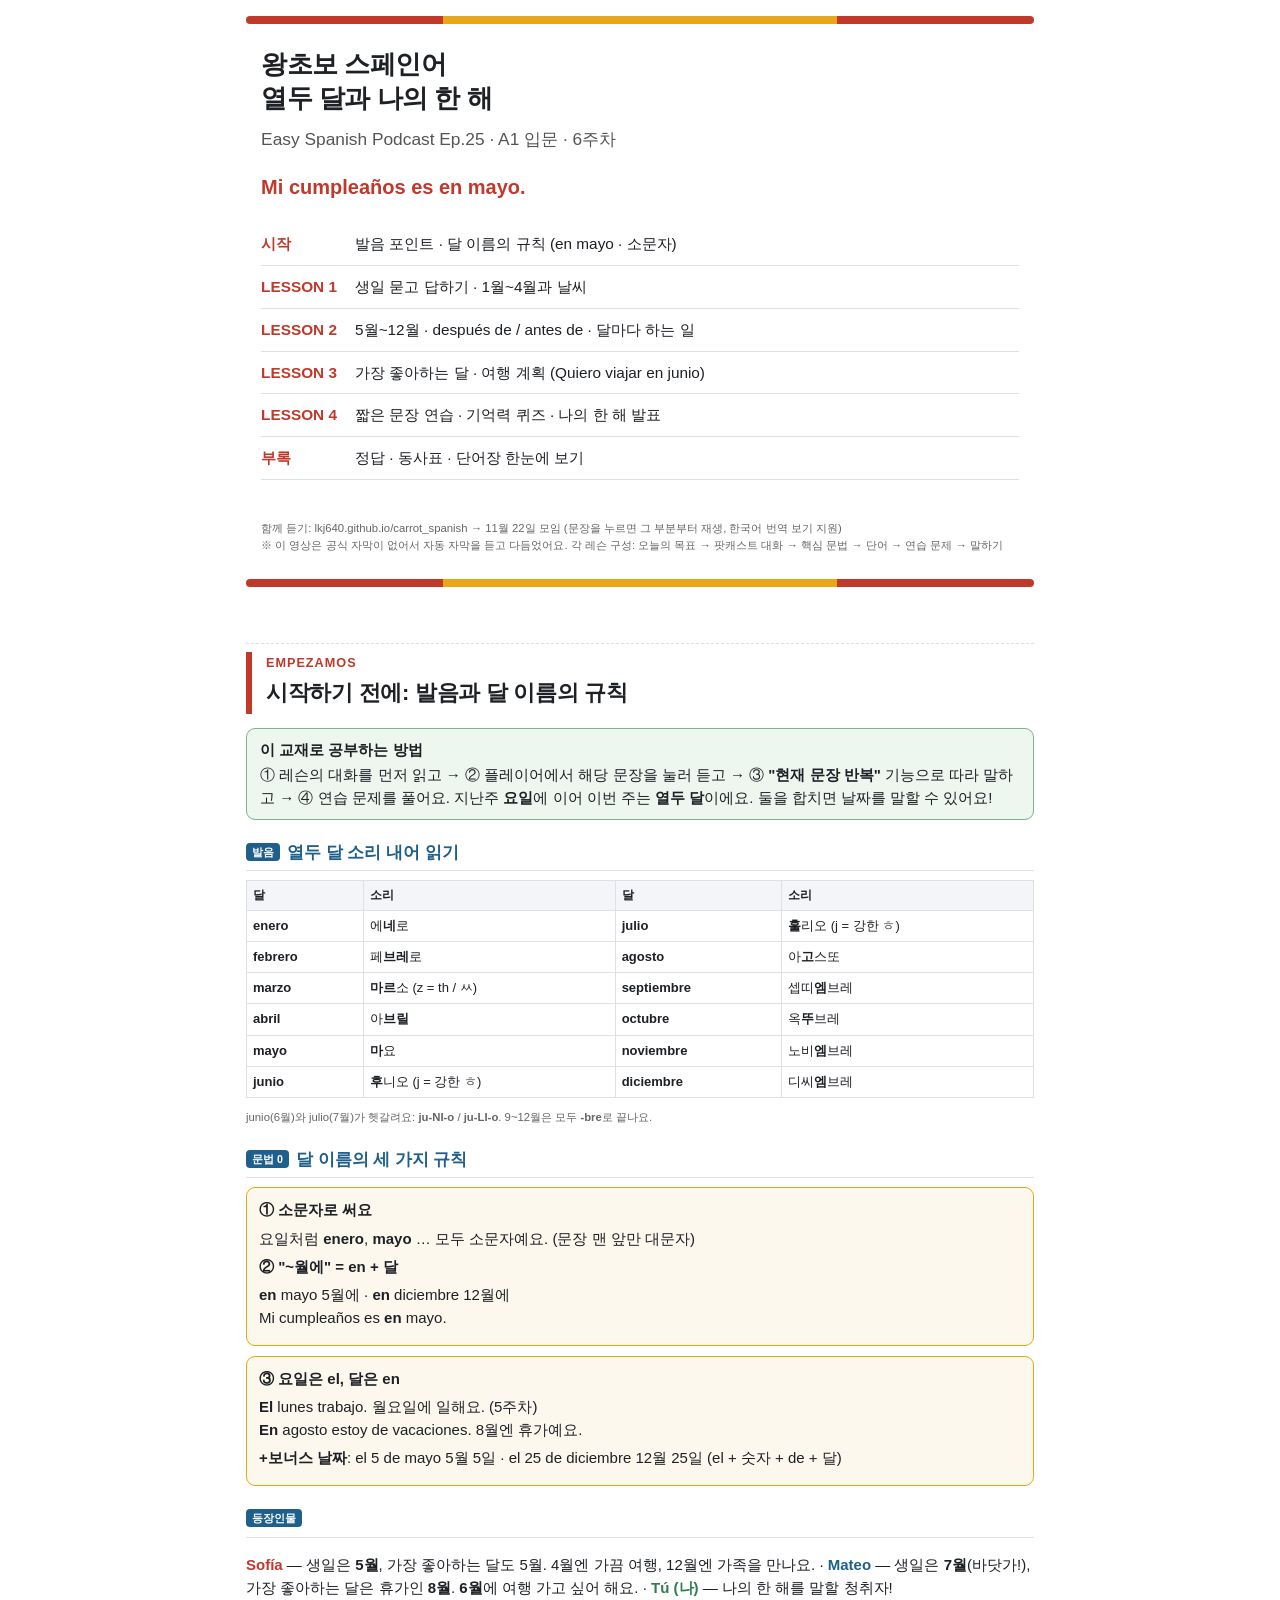
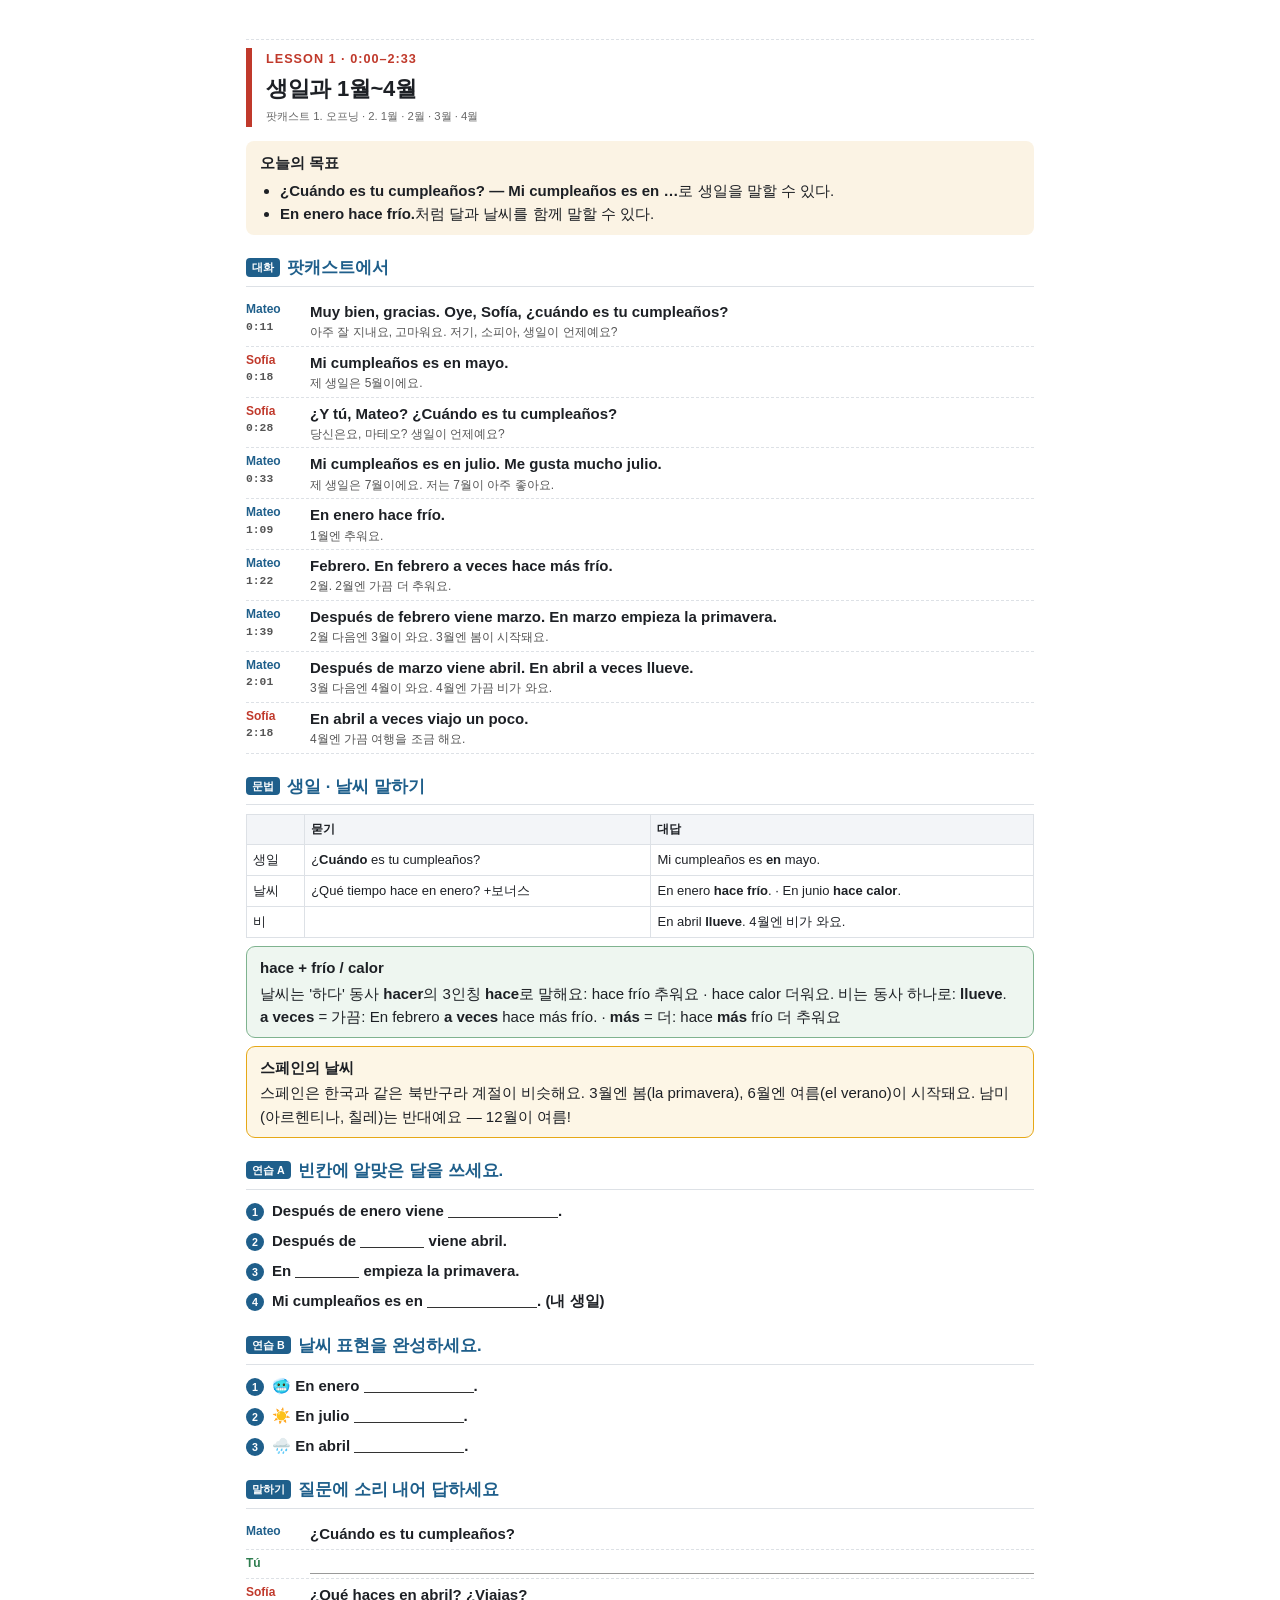
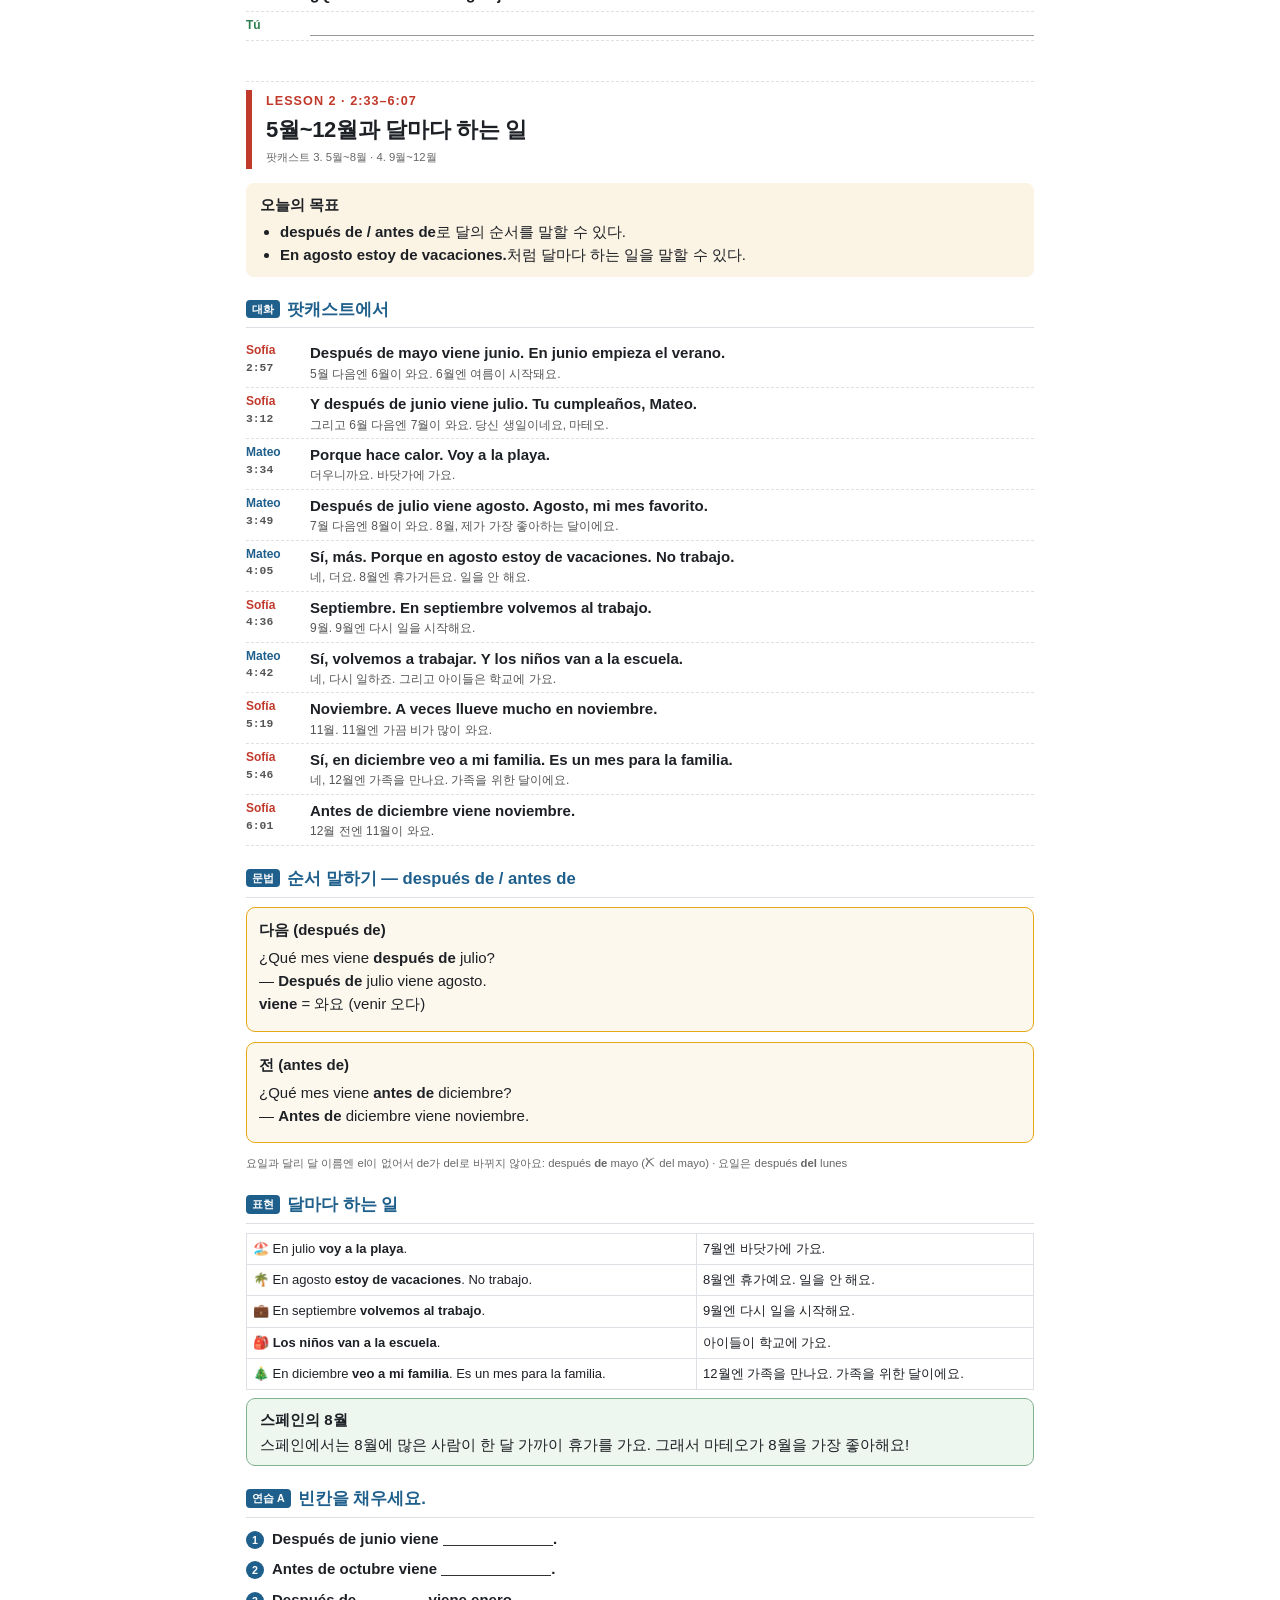
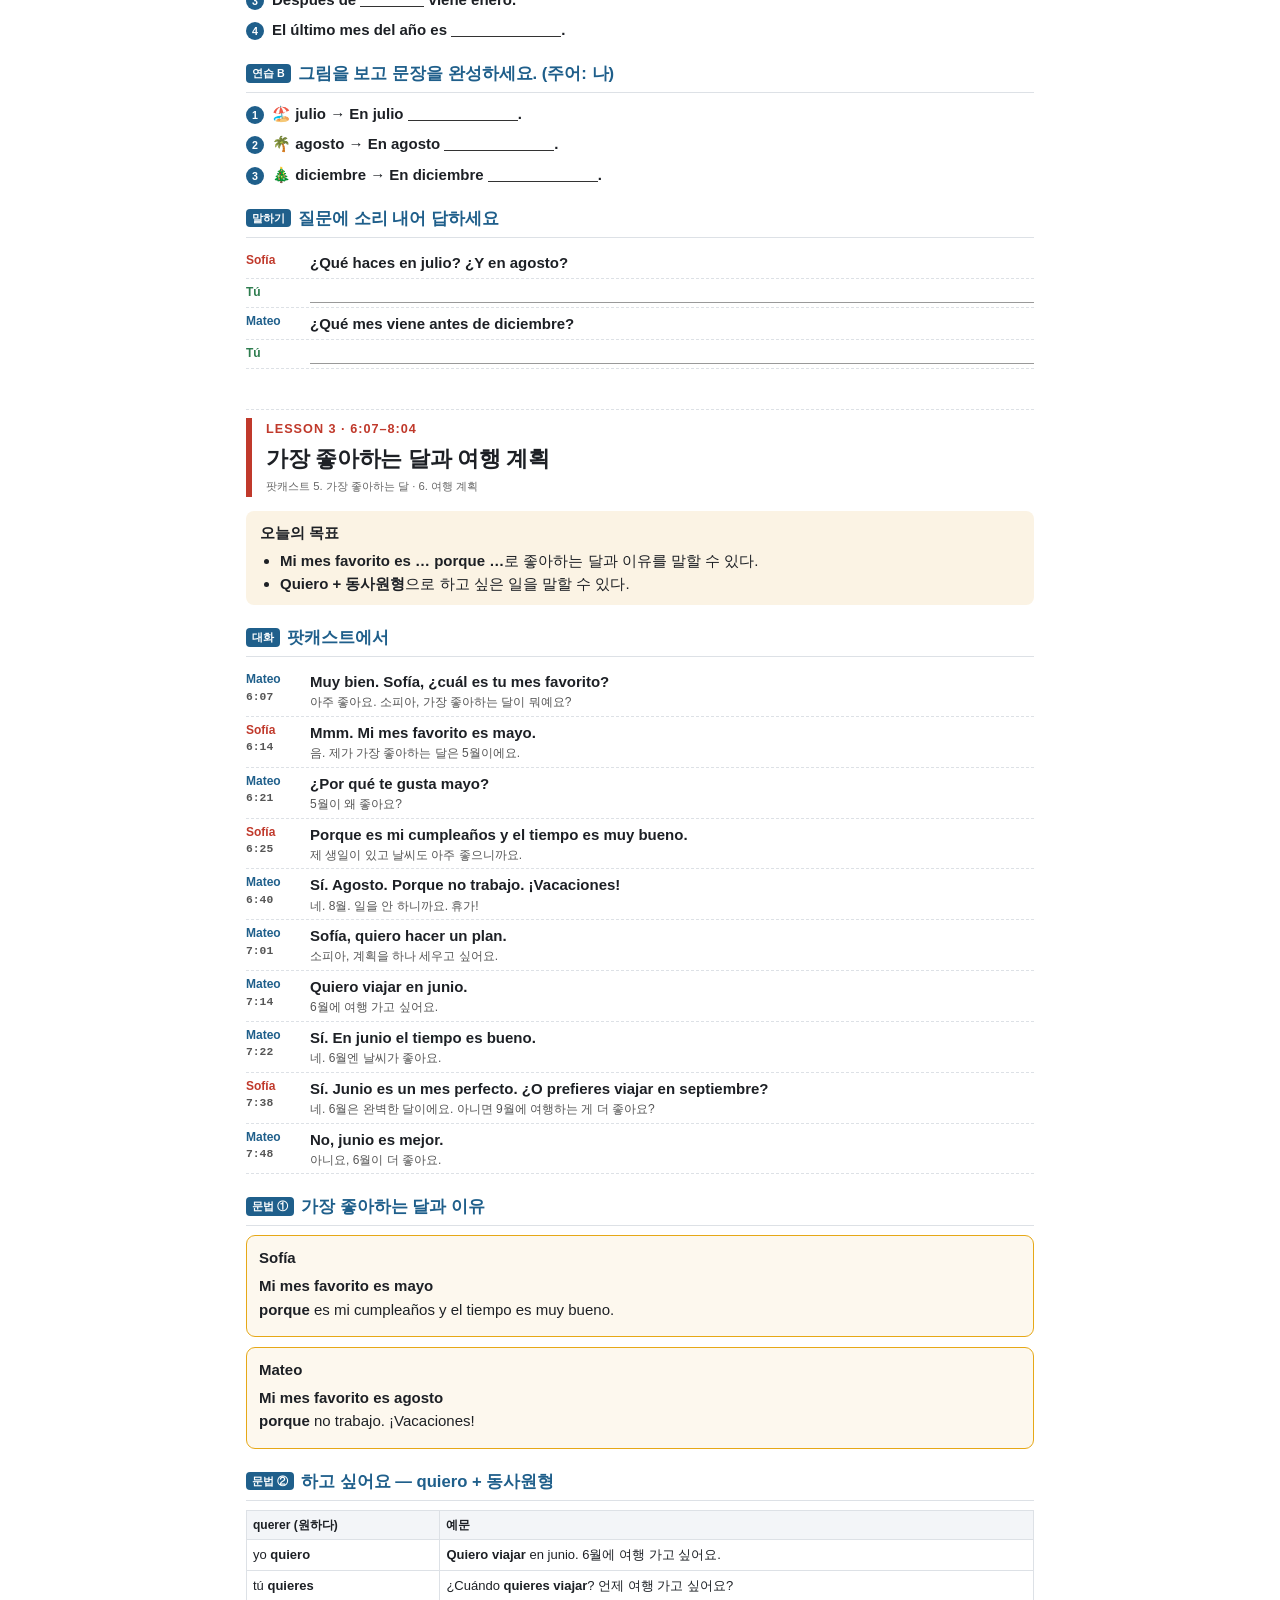
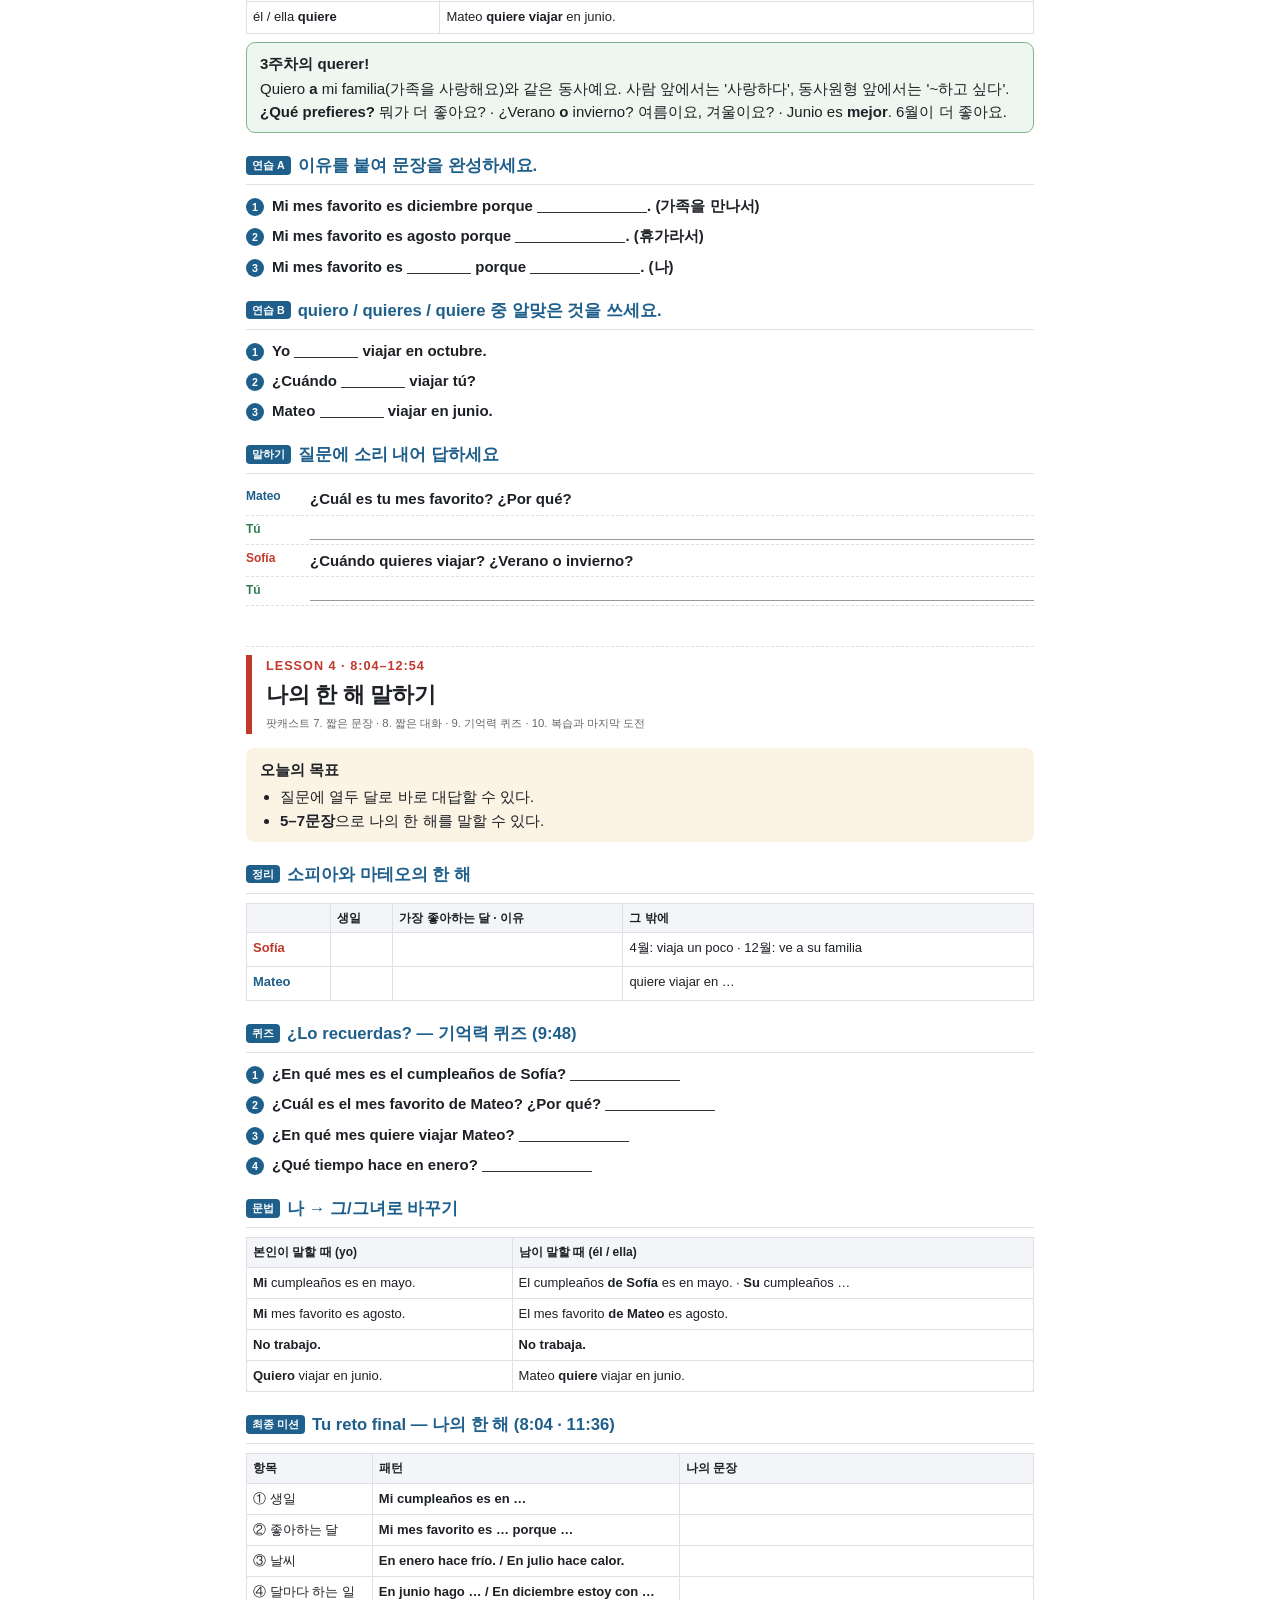
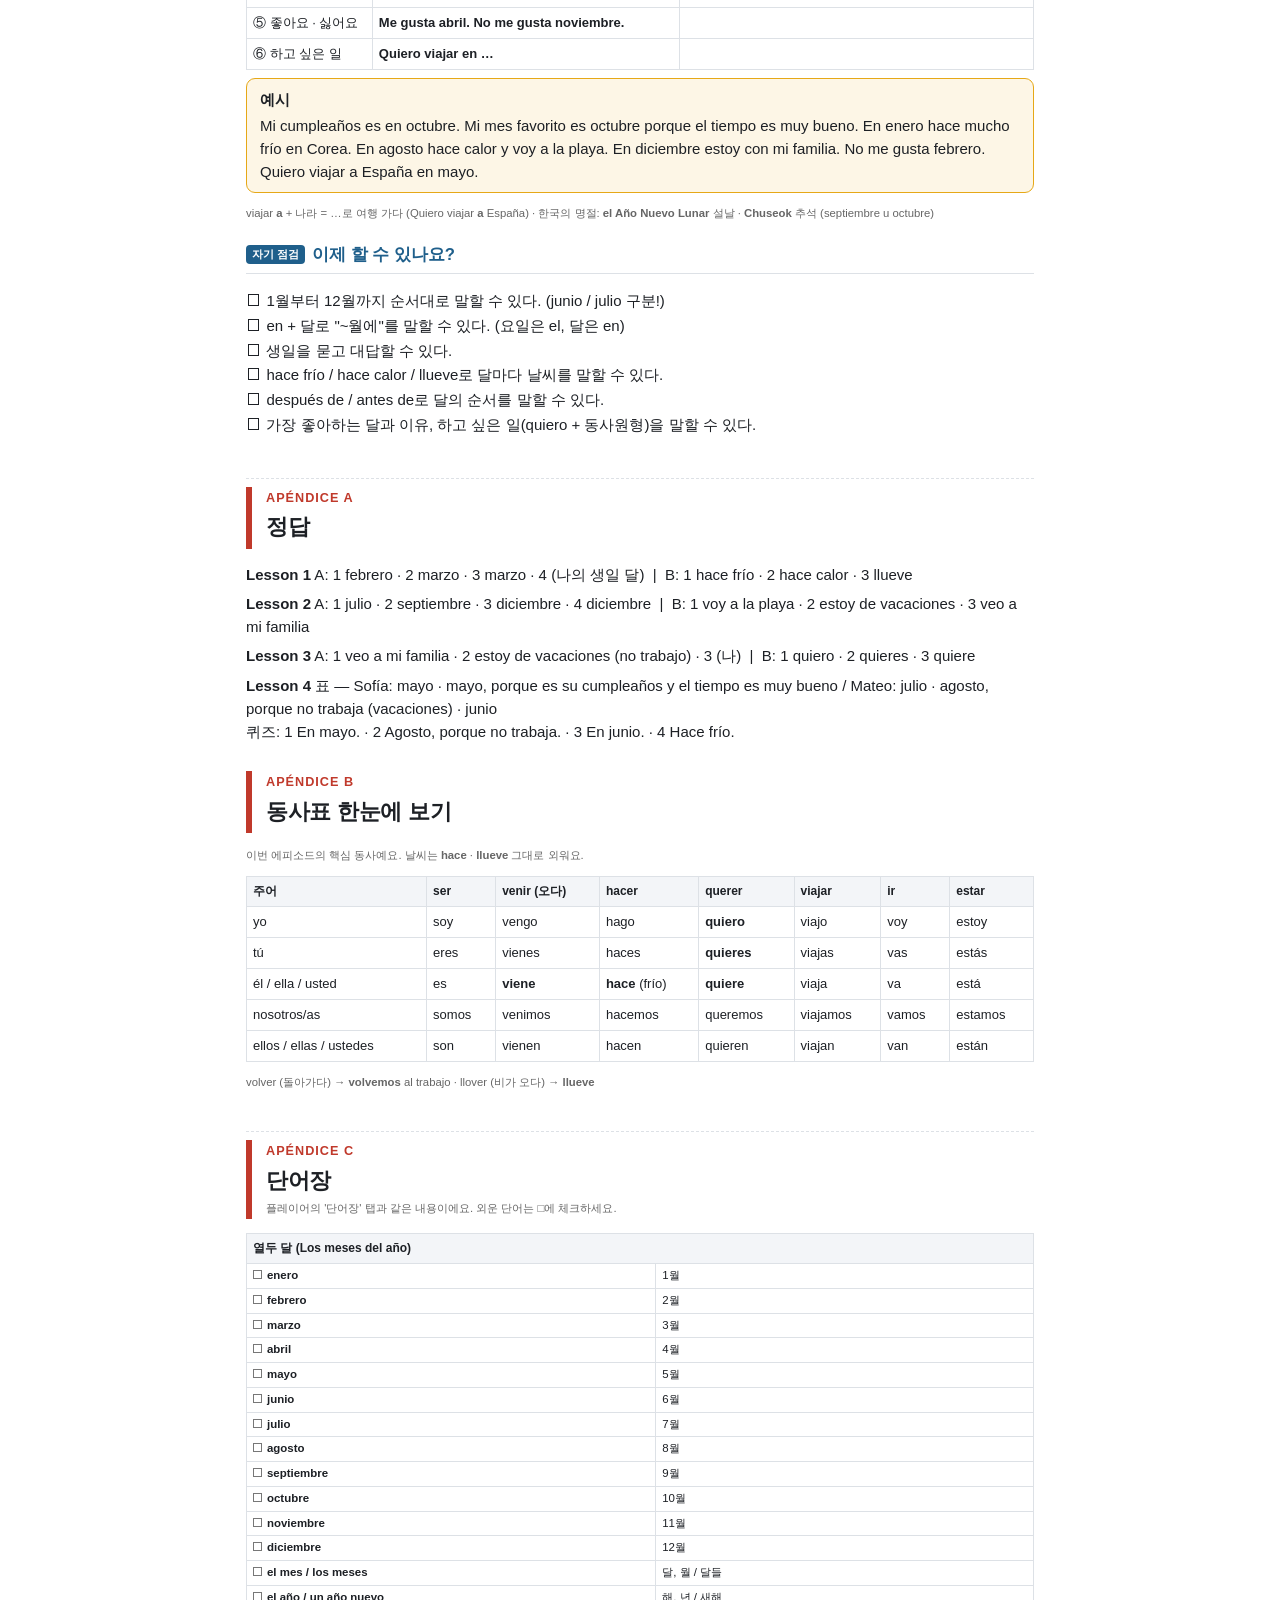
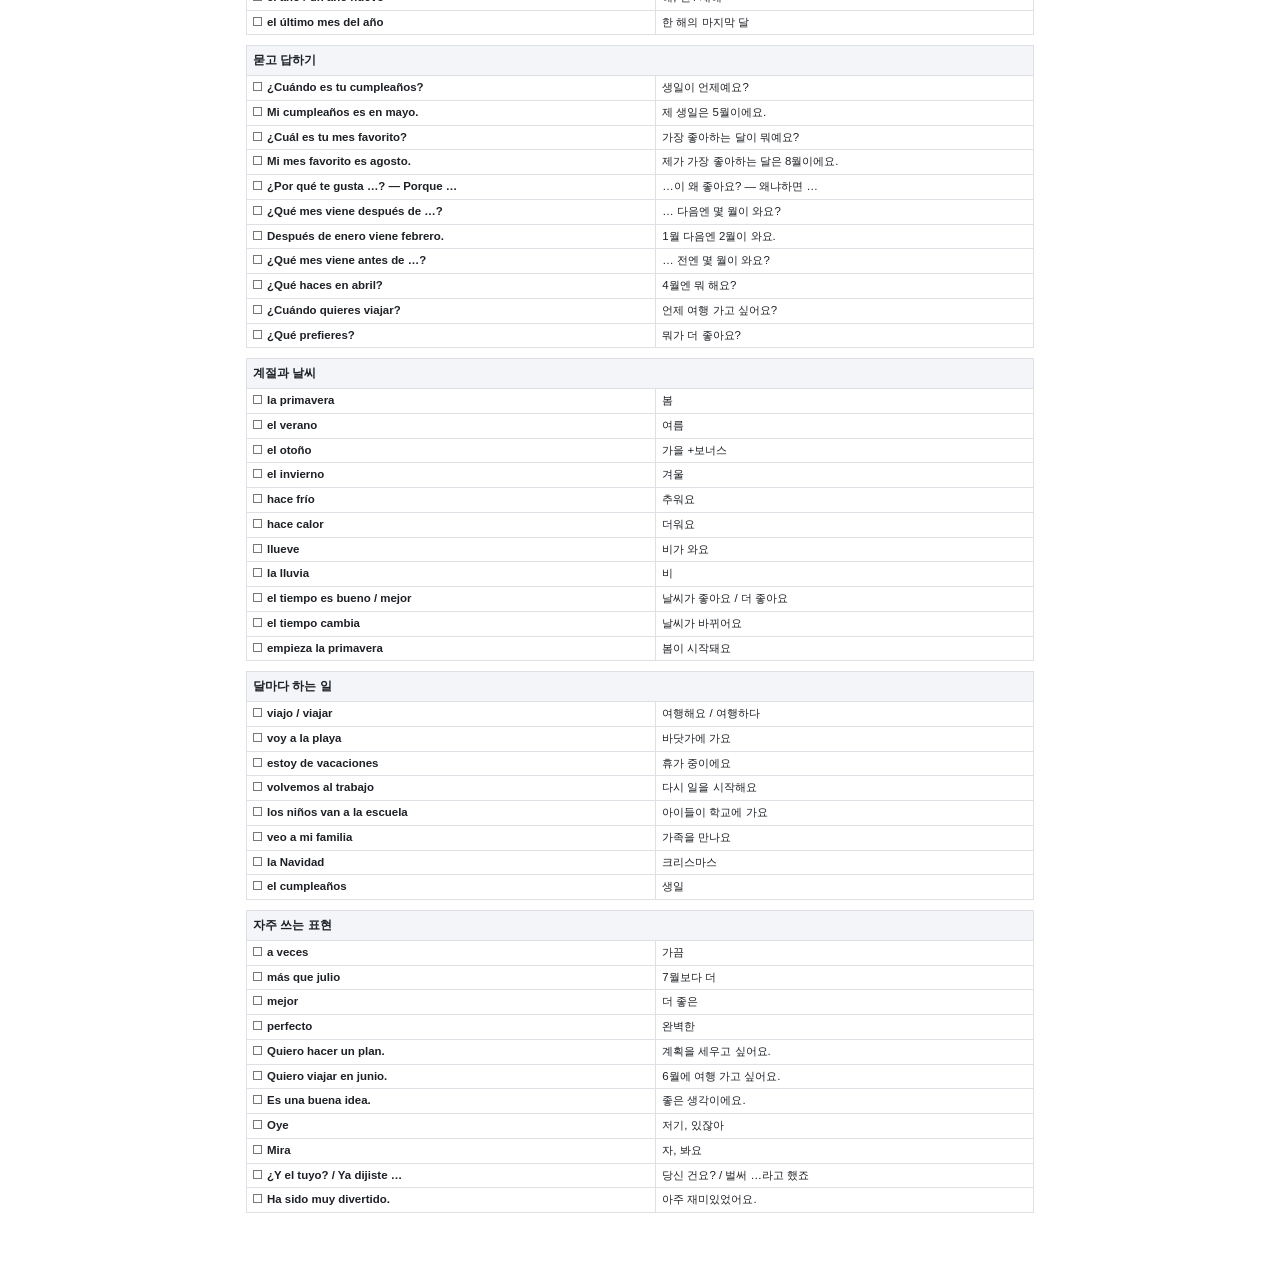
<file: meetings/2026-11-22/workbook.html>
<!doctype html><html lang="ko"><head><meta charset="utf-8"><title>스페인어 열두 달 교재 Ep25</title><style>@page{size:A4;margin:16mm 15mm 16mm}
:root{--red:#c0392b;--yel:#e6a817;--blue:#1f5f8b;--grn:#2e7d4f;--line:#dde1e6;--head:#f3f5f8}
*{box-sizing:border-box}
body{margin:0;font-family:"Helvetica Neue","Apple SD Gothic Neo",sans-serif;font-size:10.5pt;line-height:1.55;color:#1d2025;-webkit-print-color-adjust:exact;print-color-adjust:exact}
b{font-weight:700}
.lesson{break-before:page}
.cover{height:262mm;display:flex;flex-direction:column;justify-content:space-between}
.stripe{height:8px;border-radius:4px;background:linear-gradient(90deg,var(--red) 0 25%,var(--yel) 25% 75%,var(--red) 75%)}
.ct{padding:0 4mm;margin-top:-10mm}
.cover h1{font-size:30pt;line-height:1.3;margin:0 0 10px;letter-spacing:-.5px}
.cs{font-size:13pt;color:#555}
.big{color:var(--red);font-size:20pt;font-weight:800;margin:34px 0 26px}
.toc{width:100%;border-collapse:collapse;font-size:11.5pt}
.toc th{color:var(--red);text-align:left;width:82px;padding:9px 0;border-bottom:1px solid var(--line);white-space:nowrap}
.toc td{padding:9px 0 9px 12px;border-bottom:1px solid var(--line)}
.foot{font-size:8.5pt;color:#666;margin-top:40px}
.hd{border-left:6px solid var(--red);padding:2px 0 2px 14px;margin-bottom:14px}
.hd .k{color:var(--red);font-weight:700;letter-spacing:1px;font-size:9.5pt}
.hd h1{margin:2px 0 2px;font-size:20pt;letter-spacing:-.3px}
.hd .s{font-size:8.5pt;color:#666}
.goal{background:#fbf3e4;border-radius:8px;padding:10px 14px;margin:10px 0 16px;break-inside:avoid}
.goal ul{margin:4px 0 0;padding-left:20px}
h2{font-size:12.5pt;color:var(--blue);border-bottom:1px solid var(--line);padding-bottom:5px;margin:20px 0 9px;break-after:avoid}
.tag{display:inline-block;background:var(--blue);color:#fff;font-size:8pt;padding:1px 6px;border-radius:4px;margin-right:7px;vertical-align:2px}
.dlg{margin:4px 0 6px}
.dl{display:flex;gap:12px;border-bottom:1px dashed var(--line);padding:4px 0;break-inside:avoid}
.dw{flex:0 0 58px;font-size:9pt;font-weight:700}
.dw span{display:block;font-family:Menlo,monospace;font-size:8.5pt;color:#555;font-weight:700}
.dw.S{color:var(--red)}.dw.M{color:var(--blue)}.dw.T{color:var(--grn)}
.dl b{display:block}.dl small{display:block;color:#555;font-size:9pt}
.ans{flex:1;border-bottom:1px solid #999;height:20px}
.t{width:100%;border-collapse:collapse;margin:6px 0;font-size:9.8pt;break-inside:avoid}
.t th{background:var(--head);text-align:left;font-size:9pt;padding:6px 8px;border:1px solid var(--line)}
.t td{padding:6px 8px;border:1px solid var(--line);vertical-align:top}
.scale td:first-child{width:34px;text-align:center;font-size:13pt}
.fill td{height:34px}
.mine td{height:27px}.mine td:nth-child(3){width:45%}
.match td{width:50%}
.two{display:flex;gap:10px;margin:6px 0}.two>.box{flex:1}
.box{border:1.3px solid var(--yel);border-radius:9px;padding:10px 12px;background:#fdf8ee;break-inside:avoid}
.box p{margin:5px 0}
.note{border-radius:9px;padding:9px 13px;margin:8px 0;break-inside:avoid}
.note b:first-child{display:block;margin-bottom:2px}
.note.g{background:#eef6f0;border:1.3px solid #7fb38f}
.note.y{background:#fdf6e6;border:1.3px solid var(--yel)}
.note.r{background:#fdeeee;border:1.3px solid #e07b72}
.sm{font-size:8.5pt;color:#666}
.cS{color:var(--red)}.cM{color:var(--blue)}.cT{color:var(--grn)}
ol.q{list-style:none;padding:0;margin:4px 0}
ol.q li{margin:7px 0;font-weight:600;break-inside:avoid}
.n{display:inline-block;width:18px;height:18px;line-height:18px;border-radius:50%;background:var(--blue);color:#fff;font-size:8pt;text-align:center;margin-right:8px;font-weight:700}
.bl{display:inline-block;width:140px;border-bottom:1px solid #333;height:14px;vertical-align:-2px}
.bl.s{width:72px}
.grid4{display:grid;grid-template-columns:repeat(4,1fr);gap:8px 14px;font-weight:600;margin:6px 0}
.grid5{display:grid;grid-template-columns:repeat(5,1fr);gap:8px;font-size:9.5pt;text-align:center}
.grid5>div{border:1px solid var(--line);border-radius:8px;padding:6px}
.story{border:1.3px solid var(--yel);border-radius:9px;padding:11px 14px;font-weight:700;line-height:1.9;font-size:11pt;background:#fffdf7;break-inside:avoid}
.fillp{font-weight:600;line-height:2.4}
ul.chk{list-style:none;padding:0}ul.chk li::before{content:"☐ ";font-size:12pt}
.ans-list p{margin:6px 0}
.vcols{columns:2;column-gap:12px}
.t.v{font-size:8.6pt;margin:0 0 10px}
.t.v td{padding:3px 6px}.t.v td:first-child{width:52%}
.cb{display:inline-block;width:9px;height:9px;border:1px solid #777;margin-right:5px}
/* ---- 화면(웹·모바일)용 ---- */
@media screen{
body{font-size:15px;max-width:820px;margin:0 auto;padding:0 16px 40px;background:#fff}
.lesson{margin-top:40px;padding-top:8px;border-top:1px dashed var(--line)}
.cover{height:auto;gap:24px;padding:16px 0}
.ct{margin-top:0}
.cover h1{font-size:26px}.big{font-size:20px;margin:20px 0}
.hd h1{font-size:22px}
.two{flex-direction:column}
.grid4{grid-template-columns:repeat(2,1fr)}
.grid5{grid-template-columns:repeat(2,1fr)}
.t{font-size:13px}.t td,.t th{padding:5px 6px;overflow-wrap:anywhere}
.vcols{columns:1}
.bl{width:110px}.bl.s{width:64px}
.dw{flex-basis:52px}
}
</style></head><body><section class="cover"><div class="stripe"></div>
<div class="ct"><h1>왕초보 스페인어<br>열두 달과 나의 한 해</h1>
<div class="cs">Easy Spanish Podcast Ep.25 · A1 입문 · 6주차</div>
<div class="big">Mi cumpleaños es en mayo.</div>
<table class="toc">
<tr><th>시작</th><td>발음 포인트 · 달 이름의 규칙 (en mayo · 소문자)</td></tr>
<tr><th>LESSON 1</th><td>생일 묻고 답하기 · 1월~4월과 날씨</td></tr>
<tr><th>LESSON 2</th><td>5월~12월 · después de / antes de · 달마다 하는 일</td></tr>
<tr><th>LESSON 3</th><td>가장 좋아하는 달 · 여행 계획 (Quiero viajar en junio)</td></tr>
<tr><th>LESSON 4</th><td>짧은 문장 연습 · 기억력 퀴즈 · 나의 한 해 발표</td></tr>
<tr><th>부록</th><td>정답 · 동사표 · 단어장 한눈에 보기</td></tr>
</table>
<div class="foot">함께 듣기: lkj640.github.io/carrot_spanish → 11월 22일 모임 (문장을 누르면 그 부분부터 재생, 한국어 번역 보기 지원)<br>
※ 이 영상은 공식 자막이 없어서 자동 자막을 듣고 다듬었어요. 각 레슨 구성: 오늘의 목표 → 팟캐스트 대화 → 핵심 문법 → 단어 → 연습 문제 → 말하기</div></div>
<div class="stripe"></div></section><section class="lesson"><div class="hd"><div class="k">EMPEZAMOS</div><h1>시작하기 전에: 발음과 달 이름의 규칙</h1></div>
<div class="note g"><b>이 교재로 공부하는 방법</b>① 레슨의 대화를 먼저 읽고 → ② 플레이어에서 해당 문장을 눌러 듣고 → ③ <b>"현재 문장 반복"</b> 기능으로 따라 말하고 → ④ 연습 문제를 풀어요. 지난주 <b>요일</b>에 이어 이번 주는 <b>열두 달</b>이에요. 둘을 합치면 날짜를 말할 수 있어요!</div>
<h2 class=""><span class="tag">발음</span>열두 달 소리 내어 읽기</h2>
<table class="t"><tr><th>달</th><th>소리</th><th>달</th><th>소리</th></tr>
<tr><td><b>enero</b></td><td>에<b>네</b>로</td><td><b>julio</b></td><td><b>훌</b>리오 (j = 강한 ㅎ)</td></tr>
<tr><td><b>febrero</b></td><td>페<b>브레</b>로</td><td><b>agosto</b></td><td>아<b>고</b>스또</td></tr>
<tr><td><b>marzo</b></td><td><b>마르</b>소 (z = th / ㅆ)</td><td><b>septiembre</b></td><td>셉띠<b>엠</b>브레</td></tr>
<tr><td><b>abril</b></td><td>아<b>브릴</b></td><td><b>octubre</b></td><td>옥<b>뚜</b>브레</td></tr>
<tr><td><b>mayo</b></td><td><b>마</b>요</td><td><b>noviembre</b></td><td>노비<b>엠</b>브레</td></tr>
<tr><td><b>junio</b></td><td><b>후</b>니오 (j = 강한 ㅎ)</td><td><b>diciembre</b></td><td>디씨<b>엠</b>브레</td></tr>
</table>
<p class="sm">junio(6월)와 julio(7월)가 헷갈려요: <b>ju-NI-o</b> / <b>ju-LI-o</b>. 9~12월은 모두 <b>-bre</b>로 끝나요.</p>
<h2 class=""><span class="tag">문법 0</span>달 이름의 세 가지 규칙</h2>
<div class="two"><div class="box y"><b>① 소문자로 써요</b>
<p>요일처럼 <b>enero</b>, <b>mayo</b> … 모두 소문자예요. (문장 맨 앞만 대문자)</p>
<b>② "~월에" = en + 달</b>
<p><b>en</b> mayo 5월에 · <b>en</b> diciembre 12월에<br>Mi cumpleaños es <b>en</b> mayo.</p></div>
<div class="box y"><b>③ 요일은 el, 달은 en</b>
<p><b>El</b> lunes trabajo. 월요일에 일해요. (5주차)<br><b>En</b> agosto estoy de vacaciones. 8월엔 휴가예요.</p>
<p><b>+보너스 날짜</b>: el 5 de mayo 5월 5일 · el 25 de diciembre 12월 25일 (el + 숫자 + de + 달)</p></div></div>
<h2><span class="tag">등장인물</span></h2>
<p><b class="cS">Sofía</b> — 생일은 <b>5월</b>, 가장 좋아하는 달도 5월. 4월엔 가끔 여행, 12월엔 가족을 만나요. · <b class="cM">Mateo</b> — 생일은 <b>7월</b>(바닷가!), 가장 좋아하는 달은 휴가인 <b>8월</b>. <b>6월</b>에 여행 가고 싶어 해요. · <b class="cT">Tú (나)</b> — 나의 한 해를 말할 청취자!</p>
</section><section class="lesson"><div class="hd"><div class="k">LESSON 1 · 0:00–2:33</div><h1>생일과 1월~4월</h1><div class="s">팟캐스트 1. 오프닝 · 2. 1월 · 2월 · 3월 · 4월</div></div><div class="goal"><b>오늘의 목표</b><ul><li><b>¿Cuándo es tu cumpleaños? — Mi cumpleaños es en …</b>로 생일을 말할 수 있다.</li><li><b>En enero hace frío.</b>처럼 달과 날씨를 함께 말할 수 있다.</li></ul></div><h2 class=""><span class="tag">대화</span>팟캐스트에서</h2><div class="dlg"><div class="dl"><div class="dw M">Mateo<span>0:11</span></div><div><b>Muy bien, gracias. Oye, Sofía, ¿cuándo es tu cumpleaños?</b><small>아주 잘 지내요, 고마워요. 저기, 소피아, 생일이 언제예요?</small></div></div><div class="dl"><div class="dw S">Sofía<span>0:18</span></div><div><b>Mi cumpleaños es en mayo.</b><small>제 생일은 5월이에요.</small></div></div><div class="dl"><div class="dw S">Sofía<span>0:28</span></div><div><b>¿Y tú, Mateo? ¿Cuándo es tu cumpleaños?</b><small>당신은요, 마테오? 생일이 언제예요?</small></div></div><div class="dl"><div class="dw M">Mateo<span>0:33</span></div><div><b>Mi cumpleaños es en julio. Me gusta mucho julio.</b><small>제 생일은 7월이에요. 저는 7월이 아주 좋아요.</small></div></div><div class="dl"><div class="dw M">Mateo<span>1:09</span></div><div><b>En enero hace frío.</b><small>1월엔 추워요.</small></div></div><div class="dl"><div class="dw M">Mateo<span>1:22</span></div><div><b>Febrero. En febrero a veces hace más frío.</b><small>2월. 2월엔 가끔 더 추워요.</small></div></div><div class="dl"><div class="dw M">Mateo<span>1:39</span></div><div><b>Después de febrero viene marzo. En marzo empieza la primavera.</b><small>2월 다음엔 3월이 와요. 3월엔 봄이 시작돼요.</small></div></div><div class="dl"><div class="dw M">Mateo<span>2:01</span></div><div><b>Después de marzo viene abril. En abril a veces llueve.</b><small>3월 다음엔 4월이 와요. 4월엔 가끔 비가 와요.</small></div></div><div class="dl"><div class="dw S">Sofía<span>2:18</span></div><div><b>En abril a veces viajo un poco.</b><small>4월엔 가끔 여행을 조금 해요.</small></div></div></div><h2 class=""><span class="tag">문법</span>생일 · 날씨 말하기</h2><table class="t"><tr><th></th><th>묻기</th><th>대답</th></tr>
<tr><td>생일</td><td>¿<b>Cuándo</b> es tu cumpleaños?</td><td>Mi cumpleaños es <b>en</b> mayo.</td></tr>
<tr><td>날씨</td><td>¿Qué tiempo hace en enero? +보너스</td><td>En enero <b>hace frío</b>. · En junio <b>hace calor</b>.</td></tr>
<tr><td>비</td><td></td><td>En abril <b>llueve</b>. 4월엔 비가 와요.</td></tr></table>
<div class="note g"><b>hace + frío / calor</b> 날씨는 '하다' 동사 <b>hacer</b>의 3인칭 <b>hace</b>로 말해요: hace frío 추워요 · hace calor 더워요. 비는 동사 하나로: <b>llueve</b>.
<br><b>a veces</b> = 가끔: En febrero <b>a veces</b> hace más frío. · <b>más</b> = 더: hace <b>más</b> frío 더 추워요</div>
<div class="note y"><b>스페인의 날씨</b> 스페인은 한국과 같은 북반구라 계절이 비슷해요. 3월엔 봄(la primavera), 6월엔 여름(el verano)이 시작돼요. 남미(아르헨티나, 칠레)는 반대예요 — 12월이 여름!</div><h2 class=""><span class="tag">연습 A</span>빈칸에 알맞은 달을 쓰세요.</h2><ol class="q"><li><span class=n>1</span>Después de enero viene <span class="bl"></span>.</li><li><span class=n>2</span>Después de <span class="bl s"></span> viene abril.</li><li><span class=n>3</span>En <span class="bl s"></span> empieza la primavera.</li><li><span class=n>4</span>Mi cumpleaños es en <span class="bl"></span>. (내 생일)</li></ol><h2 class=""><span class="tag">연습 B</span>날씨 표현을 완성하세요.</h2><ol class="q"><li><span class=n>1</span>🥶 En enero <span class="bl"></span>.</li><li><span class=n>2</span>☀️ En julio <span class="bl"></span>.</li><li><span class=n>3</span>🌧️ En abril <span class="bl"></span>.</li></ol><h2 class=""><span class="tag">말하기</span>질문에 소리 내어 답하세요</h2><div class="dlg"><div class="dl"><div class="dw M">Mateo</div><div><b>¿Cuándo es tu cumpleaños?</b></div></div><div class="dl"><div class="dw T">Tú</div><div class="ans"></div></div><div class="dl"><div class="dw S">Sofía</div><div><b>¿Qué haces en abril? ¿Viajas?</b></div></div><div class="dl"><div class="dw T">Tú</div><div class="ans"></div></div></div></section><section class="lesson"><div class="hd"><div class="k">LESSON 2 · 2:33–6:07</div><h1>5월~12월과 달마다 하는 일</h1><div class="s">팟캐스트 3. 5월~8월 · 4. 9월~12월</div></div><div class="goal"><b>오늘의 목표</b><ul><li><b>después de / antes de</b>로 달의 순서를 말할 수 있다.</li><li><b>En agosto estoy de vacaciones.</b>처럼 달마다 하는 일을 말할 수 있다.</li></ul></div><h2 class=""><span class="tag">대화</span>팟캐스트에서</h2><div class="dlg"><div class="dl"><div class="dw S">Sofía<span>2:57</span></div><div><b>Después de mayo viene junio. En junio empieza el verano.</b><small>5월 다음엔 6월이 와요. 6월엔 여름이 시작돼요.</small></div></div><div class="dl"><div class="dw S">Sofía<span>3:12</span></div><div><b>Y después de junio viene julio. Tu cumpleaños, Mateo.</b><small>그리고 6월 다음엔 7월이 와요. 당신 생일이네요, 마테오.</small></div></div><div class="dl"><div class="dw M">Mateo<span>3:34</span></div><div><b>Porque hace calor. Voy a la playa.</b><small>더우니까요. 바닷가에 가요.</small></div></div><div class="dl"><div class="dw M">Mateo<span>3:49</span></div><div><b>Después de julio viene agosto. Agosto, mi mes favorito.</b><small>7월 다음엔 8월이 와요. 8월, 제가 가장 좋아하는 달이에요.</small></div></div><div class="dl"><div class="dw M">Mateo<span>4:05</span></div><div><b>Sí, más. Porque en agosto estoy de vacaciones. No trabajo.</b><small>네, 더요. 8월엔 휴가거든요. 일을 안 해요.</small></div></div><div class="dl"><div class="dw S">Sofía<span>4:36</span></div><div><b>Septiembre. En septiembre volvemos al trabajo.</b><small>9월. 9월엔 다시 일을 시작해요.</small></div></div><div class="dl"><div class="dw M">Mateo<span>4:42</span></div><div><b>Sí, volvemos a trabajar. Y los niños van a la escuela.</b><small>네, 다시 일하죠. 그리고 아이들은 학교에 가요.</small></div></div><div class="dl"><div class="dw S">Sofía<span>5:19</span></div><div><b>Noviembre. A veces llueve mucho en noviembre.</b><small>11월. 11월엔 가끔 비가 많이 와요.</small></div></div><div class="dl"><div class="dw S">Sofía<span>5:46</span></div><div><b>Sí, en diciembre veo a mi familia. Es un mes para la familia.</b><small>네, 12월엔 가족을 만나요. 가족을 위한 달이에요.</small></div></div><div class="dl"><div class="dw S">Sofía<span>6:01</span></div><div><b>Antes de diciembre viene noviembre.</b><small>12월 전엔 11월이 와요.</small></div></div></div><h2 class=""><span class="tag">문법</span>순서 말하기 — después de / antes de</h2><div class="two"><div class="box y"><b>다음 (después de)</b>
<p>¿Qué mes viene <b>después de</b> julio?<br>— <b>Después de</b> julio viene agosto.<br><b>viene</b> = 와요 (venir 오다)</p></div>
<div class="box y"><b>전 (antes de)</b>
<p>¿Qué mes viene <b>antes de</b> diciembre?<br>— <b>Antes de</b> diciembre viene noviembre.</p></div></div>
<p class="sm">요일과 달리 달 이름엔 el이 없어서 de가 del로 바뀌지 않아요: después <b>de</b> mayo (✗ del mayo) · 요일은 después <b>del</b> lunes</p>
<h2 class=""><span class="tag">표현</span>달마다 하는 일</h2>
<table class="t"><tr><td>🏖️ En julio <b>voy a la playa</b>.</td><td>7월엔 바닷가에 가요.</td></tr>
<tr><td>🌴 En agosto <b>estoy de vacaciones</b>. No trabajo.</td><td>8월엔 휴가예요. 일을 안 해요.</td></tr>
<tr><td>💼 En septiembre <b>volvemos al trabajo</b>.</td><td>9월엔 다시 일을 시작해요.</td></tr>
<tr><td>🎒 <b>Los niños van a la escuela</b>.</td><td>아이들이 학교에 가요.</td></tr>
<tr><td>🎄 En diciembre <b>veo a mi familia</b>. Es un mes para la familia.</td><td>12월엔 가족을 만나요. 가족을 위한 달이에요.</td></tr></table>
<div class="note g"><b>스페인의 8월</b> 스페인에서는 8월에 많은 사람이 한 달 가까이 휴가를 가요. 그래서 마테오가 8월을 가장 좋아해요!</div><h2 class=""><span class="tag">연습 A</span>빈칸을 채우세요.</h2><ol class="q"><li><span class=n>1</span>Después de junio viene <span class="bl"></span>.</li><li><span class=n>2</span>Antes de octubre viene <span class="bl"></span>.</li><li><span class=n>3</span>Después de <span class="bl s"></span> viene enero.</li><li><span class=n>4</span>El último mes del año es <span class="bl"></span>.</li></ol><h2 class=""><span class="tag">연습 B</span>그림을 보고 문장을 완성하세요. (주어: 나)</h2><ol class="q"><li><span class=n>1</span>🏖️ julio → En julio <span class="bl"></span>.</li><li><span class=n>2</span>🌴 agosto → En agosto <span class="bl"></span>.</li><li><span class=n>3</span>🎄 diciembre → En diciembre <span class="bl"></span>.</li></ol><h2 class=""><span class="tag">말하기</span>질문에 소리 내어 답하세요</h2><div class="dlg"><div class="dl"><div class="dw S">Sofía</div><div><b>¿Qué haces en julio? ¿Y en agosto?</b></div></div><div class="dl"><div class="dw T">Tú</div><div class="ans"></div></div><div class="dl"><div class="dw M">Mateo</div><div><b>¿Qué mes viene antes de diciembre?</b></div></div><div class="dl"><div class="dw T">Tú</div><div class="ans"></div></div></div></section><section class="lesson"><div class="hd"><div class="k">LESSON 3 · 6:07–8:04</div><h1>가장 좋아하는 달과 여행 계획</h1><div class="s">팟캐스트 5. 가장 좋아하는 달 · 6. 여행 계획</div></div><div class="goal"><b>오늘의 목표</b><ul><li><b>Mi mes favorito es … porque …</b>로 좋아하는 달과 이유를 말할 수 있다.</li><li><b>Quiero + 동사원형</b>으로 하고 싶은 일을 말할 수 있다.</li></ul></div><h2 class=""><span class="tag">대화</span>팟캐스트에서</h2><div class="dlg"><div class="dl"><div class="dw M">Mateo<span>6:07</span></div><div><b>Muy bien. Sofía, ¿cuál es tu mes favorito?</b><small>아주 좋아요. 소피아, 가장 좋아하는 달이 뭐예요?</small></div></div><div class="dl"><div class="dw S">Sofía<span>6:14</span></div><div><b>Mmm. Mi mes favorito es mayo.</b><small>음. 제가 가장 좋아하는 달은 5월이에요.</small></div></div><div class="dl"><div class="dw M">Mateo<span>6:21</span></div><div><b>¿Por qué te gusta mayo?</b><small>5월이 왜 좋아요?</small></div></div><div class="dl"><div class="dw S">Sofía<span>6:25</span></div><div><b>Porque es mi cumpleaños y el tiempo es muy bueno.</b><small>제 생일이 있고 날씨도 아주 좋으니까요.</small></div></div><div class="dl"><div class="dw M">Mateo<span>6:40</span></div><div><b>Sí. Agosto. Porque no trabajo. ¡Vacaciones!</b><small>네. 8월. 일을 안 하니까요. 휴가!</small></div></div><div class="dl"><div class="dw M">Mateo<span>7:01</span></div><div><b>Sofía, quiero hacer un plan.</b><small>소피아, 계획을 하나 세우고 싶어요.</small></div></div><div class="dl"><div class="dw M">Mateo<span>7:14</span></div><div><b>Quiero viajar en junio.</b><small>6월에 여행 가고 싶어요.</small></div></div><div class="dl"><div class="dw M">Mateo<span>7:22</span></div><div><b>Sí. En junio el tiempo es bueno.</b><small>네. 6월엔 날씨가 좋아요.</small></div></div><div class="dl"><div class="dw S">Sofía<span>7:38</span></div><div><b>Sí. Junio es un mes perfecto. ¿O prefieres viajar en septiembre?</b><small>네. 6월은 완벽한 달이에요. 아니면 9월에 여행하는 게 더 좋아요?</small></div></div><div class="dl"><div class="dw M">Mateo<span>7:48</span></div><div><b>No, junio es mejor.</b><small>아니요, 6월이 더 좋아요.</small></div></div></div><h2 class=""><span class="tag">문법 ①</span>가장 좋아하는 달과 이유</h2><div class="two"><div class="box y"><b>Sofía</b>
<p><b>Mi mes favorito es mayo</b><br><b>porque</b> es mi cumpleaños y el tiempo es muy bueno.</p></div>
<div class="box y"><b>Mateo</b>
<p><b>Mi mes favorito es agosto</b><br><b>porque</b> no trabajo. ¡Vacaciones!</p></div></div>
<h2 class=""><span class="tag">문법 ②</span>하고 싶어요 — quiero + 동사원형</h2>
<table class="t"><tr><th>querer (원하다)</th><th>예문</th></tr>
<tr><td>yo <b>quiero</b></td><td><b>Quiero viajar</b> en junio. 6월에 여행 가고 싶어요.</td></tr>
<tr><td>tú <b>quieres</b></td><td>¿Cuándo <b>quieres viajar</b>? 언제 여행 가고 싶어요?</td></tr>
<tr><td>él / ella <b>quiere</b></td><td>Mateo <b>quiere viajar</b> en junio.</td></tr></table>
<div class="note g"><b>3주차의 querer!</b> Quiero <b>a</b> mi familia(가족을 사랑해요)와 같은 동사예요. 사람 앞에서는 '사랑하다', 동사원형 앞에서는 '~하고 싶다'.
<br><b>¿Qué prefieres?</b> 뭐가 더 좋아요? · ¿Verano <b>o</b> invierno? 여름이요, 겨울이요? · Junio es <b>mejor</b>. 6월이 더 좋아요.</div><h2 class=""><span class="tag">연습 A</span>이유를 붙여 문장을 완성하세요.</h2><ol class="q"><li><span class=n>1</span>Mi mes favorito es diciembre porque <span class="bl"></span>. (가족을 만나서)</li><li><span class=n>2</span>Mi mes favorito es agosto porque <span class="bl"></span>. (휴가라서)</li><li><span class=n>3</span>Mi mes favorito es <span class="bl s"></span> porque <span class="bl"></span>. (나)</li></ol><h2 class=""><span class="tag">연습 B</span>quiero / quieres / quiere 중 알맞은 것을 쓰세요.</h2><ol class="q"><li><span class=n>1</span>Yo <span class="bl s"></span> viajar en octubre.</li><li><span class=n>2</span>¿Cuándo <span class="bl s"></span> viajar tú?</li><li><span class=n>3</span>Mateo <span class="bl s"></span> viajar en junio.</li></ol><h2 class=""><span class="tag">말하기</span>질문에 소리 내어 답하세요</h2><div class="dlg"><div class="dl"><div class="dw M">Mateo</div><div><b>¿Cuál es tu mes favorito? ¿Por qué?</b></div></div><div class="dl"><div class="dw T">Tú</div><div class="ans"></div></div><div class="dl"><div class="dw S">Sofía</div><div><b>¿Cuándo quieres viajar? ¿Verano o invierno?</b></div></div><div class="dl"><div class="dw T">Tú</div><div class="ans"></div></div></div></section><section class="lesson"><div class="hd"><div class="k">LESSON 4 · 8:04–12:54</div><h1>나의 한 해 말하기</h1><div class="s">팟캐스트 7. 짧은 문장 · 8. 짧은 대화 · 9. 기억력 퀴즈 · 10. 복습과 마지막 도전</div></div><div class="goal"><b>오늘의 목표</b><ul><li>질문에 열두 달로 바로 대답할 수 있다.</li><li><b>5–7문장</b>으로 나의 한 해를 말할 수 있다.</li></ul></div><h2 class=""><span class="tag">정리</span>소피아와 마테오의 한 해</h2><table class="t fill"><tr><th></th><th>생일</th><th>가장 좋아하는 달 · 이유</th><th>그 밖에</th></tr>
<tr><td><b class="cS">Sofía</b></td><td></td><td></td><td>4월: viaja un poco · 12월: ve a su familia</td></tr>
<tr><td><b class="cM">Mateo</b></td><td></td><td></td><td>quiere viajar en …</td></tr></table><h2 class=""><span class="tag">퀴즈</span>¿Lo recuerdas? — 기억력 퀴즈 (9:48)</h2><ol class="q"><li><span class=n>1</span>¿En qué mes es el cumpleaños de Sofía? <span class="bl"></span></li><li><span class=n>2</span>¿Cuál es el mes favorito de Mateo? ¿Por qué? <span class="bl"></span></li><li><span class=n>3</span>¿En qué mes quiere viajar Mateo? <span class="bl"></span></li><li><span class=n>4</span>¿Qué tiempo hace en enero? <span class="bl"></span></li></ol><h2 class=""><span class="tag">문법</span>나 → 그/그녀로 바꾸기</h2><table class="t"><tr><th>본인이 말할 때 (yo)</th><th>남이 말할 때 (él / ella)</th></tr>
<tr><td><b>Mi</b> cumpleaños es en mayo.</td><td>El cumpleaños <b>de Sofía</b> es en mayo. · <b>Su</b> cumpleaños …</td></tr>
<tr><td><b>Mi</b> mes favorito es agosto.</td><td>El mes favorito <b>de Mateo</b> es agosto.</td></tr>
<tr><td><b>No trabajo.</b></td><td><b>No trabaja.</b></td></tr>
<tr><td><b>Quiero</b> viajar en junio.</td><td>Mateo <b>quiere</b> viajar en junio.</td></tr></table><h2 class=""><span class="tag">최종 미션</span>Tu reto final — 나의 한 해 (8:04 · 11:36)</h2><table class="t mine"><tr><th>항목</th><th>패턴</th><th>나의 문장</th></tr>
<tr><td>① 생일</td><td><b>Mi cumpleaños es en …</b></td><td></td></tr>
<tr><td>② 좋아하는 달</td><td><b>Mi mes favorito es … porque …</b></td><td></td></tr>
<tr><td>③ 날씨</td><td><b>En enero hace frío. / En julio hace calor.</b></td><td></td></tr>
<tr><td>④ 달마다 하는 일</td><td><b>En junio hago … / En diciembre estoy con …</b></td><td></td></tr>
<tr><td>⑤ 좋아요 · 싫어요</td><td><b>Me gusta abril. No me gusta noviembre.</b></td><td></td></tr>
<tr><td>⑥ 하고 싶은 일</td><td><b>Quiero viajar en …</b></td><td></td></tr></table>
<div class="note y"><b>예시</b> Mi cumpleaños es en octubre. Mi mes favorito es octubre porque el tiempo es muy bueno. En enero hace mucho frío en Corea. En agosto hace calor y voy a la playa. En diciembre estoy con mi familia. No me gusta febrero. Quiero viajar a España en mayo.</div>
<p class="sm">viajar <b>a</b> + 나라 = …로 여행 가다 (Quiero viajar <b>a</b> España) · 한국의 명절: <b>el Año Nuevo Lunar</b> 설날 · <b>Chuseok</b> 추석 (septiembre u octubre)</p>
<h2 class=""><span class="tag">자기 점검</span>이제 할 수 있나요?</h2><ul class="chk"><li>1월부터 12월까지 순서대로 말할 수 있다. (junio / julio 구분!)</li><li>en + 달로 "~월에"를 말할 수 있다. (요일은 el, 달은 en)</li><li>생일을 묻고 대답할 수 있다.</li><li>hace frío / hace calor / llueve로 달마다 날씨를 말할 수 있다.</li><li>después de / antes de로 달의 순서를 말할 수 있다.</li><li>가장 좋아하는 달과 이유, 하고 싶은 일(quiero + 동사원형)을 말할 수 있다.</li></ul></section><section class="lesson"><div class="hd"><div class="k">APÉNDICE A</div><h1>정답</h1></div>
<div class="ans-list">
<p><b>Lesson 1</b> A: 1 febrero · 2 marzo · 3 marzo · 4 (나의 생일 달) &nbsp;|&nbsp; B: 1 hace frío · 2 hace calor · 3 llueve</p>
<p><b>Lesson 2</b> A: 1 julio · 2 septiembre · 3 diciembre · 4 diciembre &nbsp;|&nbsp; B: 1 voy a la playa · 2 estoy de vacaciones · 3 veo a mi familia</p>
<p><b>Lesson 3</b> A: 1 veo a mi familia · 2 estoy de vacaciones (no trabajo) · 3 (나) &nbsp;|&nbsp; B: 1 quiero · 2 quieres · 3 quiere</p>
<p><b>Lesson 4</b> 표 — Sofía: mayo · mayo, porque es su cumpleaños y el tiempo es muy bueno / Mateo: julio · agosto, porque no trabaja (vacaciones) · junio<br>
퀴즈: 1 En mayo. · 2 Agosto, porque no trabaja. · 3 En junio. · 4 Hace frío.</p>
</div>
<div class="hd" style="margin-top:28px"><div class="k">APÉNDICE B</div><h1>동사표 한눈에 보기</h1></div>
<p class="sm">이번 에피소드의 핵심 동사예요. 날씨는 <b>hace</b> · <b>llueve</b> 그대로 외워요.</p>
<table class="t"><tr><th>주어</th><th>ser</th><th>venir (오다)</th><th>hacer</th><th>querer</th><th>viajar</th><th>ir</th><th>estar</th></tr>
<tr><td>yo</td><td>soy</td><td>vengo</td><td>hago</td><td><b>quiero</b></td><td>viajo</td><td>voy</td><td>estoy</td></tr>
<tr><td>tú</td><td>eres</td><td>vienes</td><td>haces</td><td><b>quieres</b></td><td>viajas</td><td>vas</td><td>estás</td></tr>
<tr><td>él / ella / usted</td><td>es</td><td><b>viene</b></td><td><b>hace</b> (frío)</td><td><b>quiere</b></td><td>viaja</td><td>va</td><td>está</td></tr>
<tr><td>nosotros/as</td><td>somos</td><td>venimos</td><td>hacemos</td><td>queremos</td><td>viajamos</td><td>vamos</td><td>estamos</td></tr>
<tr><td>ellos / ellas / ustedes</td><td>son</td><td>vienen</td><td>hacen</td><td>quieren</td><td>viajan</td><td>van</td><td>están</td></tr></table>
<p class="sm">volver (돌아가다) → <b>volvemos</b> al trabajo · llover (비가 오다) → <b>llueve</b></p>
</section><section class="lesson"><div class="hd"><div class="k">APÉNDICE C</div><h1>단어장</h1><div class="s">플레이어의 '단어장' 탭과 같은 내용이에요. 외운 단어는 □에 체크하세요.</div></div><div class="vcols"><table class="t v"><tr><th colspan="2">열두 달 (Los meses del año)</th></tr><tr><td><span class="cb"></span><b>enero</b></td><td>1월</td></tr><tr><td><span class="cb"></span><b>febrero</b></td><td>2월</td></tr><tr><td><span class="cb"></span><b>marzo</b></td><td>3월</td></tr><tr><td><span class="cb"></span><b>abril</b></td><td>4월</td></tr><tr><td><span class="cb"></span><b>mayo</b></td><td>5월</td></tr><tr><td><span class="cb"></span><b>junio</b></td><td>6월</td></tr><tr><td><span class="cb"></span><b>julio</b></td><td>7월</td></tr><tr><td><span class="cb"></span><b>agosto</b></td><td>8월</td></tr><tr><td><span class="cb"></span><b>septiembre</b></td><td>9월</td></tr><tr><td><span class="cb"></span><b>octubre</b></td><td>10월</td></tr><tr><td><span class="cb"></span><b>noviembre</b></td><td>11월</td></tr><tr><td><span class="cb"></span><b>diciembre</b></td><td>12월</td></tr><tr><td><span class="cb"></span><b>el mes / los meses</b></td><td>달, 월 / 달들</td></tr><tr><td><span class="cb"></span><b>el año / un año nuevo</b></td><td>해, 년 / 새해</td></tr><tr><td><span class="cb"></span><b>el último mes del año</b></td><td>한 해의 마지막 달</td></tr></table><table class="t v"><tr><th colspan="2">묻고 답하기</th></tr><tr><td><span class="cb"></span><b>¿Cuándo es tu cumpleaños?</b></td><td>생일이 언제예요?</td></tr><tr><td><span class="cb"></span><b>Mi cumpleaños es en mayo.</b></td><td>제 생일은 5월이에요.</td></tr><tr><td><span class="cb"></span><b>¿Cuál es tu mes favorito?</b></td><td>가장 좋아하는 달이 뭐예요?</td></tr><tr><td><span class="cb"></span><b>Mi mes favorito es agosto.</b></td><td>제가 가장 좋아하는 달은 8월이에요.</td></tr><tr><td><span class="cb"></span><b>¿Por qué te gusta …? — Porque …</b></td><td>…이 왜 좋아요? — 왜냐하면 …</td></tr><tr><td><span class="cb"></span><b>¿Qué mes viene después de …?</b></td><td>… 다음엔 몇 월이 와요?</td></tr><tr><td><span class="cb"></span><b>Después de enero viene febrero.</b></td><td>1월 다음엔 2월이 와요.</td></tr><tr><td><span class="cb"></span><b>¿Qué mes viene antes de …?</b></td><td>… 전엔 몇 월이 와요?</td></tr><tr><td><span class="cb"></span><b>¿Qué haces en abril?</b></td><td>4월엔 뭐 해요?</td></tr><tr><td><span class="cb"></span><b>¿Cuándo quieres viajar?</b></td><td>언제 여행 가고 싶어요?</td></tr><tr><td><span class="cb"></span><b>¿Qué prefieres?</b></td><td>뭐가 더 좋아요?</td></tr></table><table class="t v"><tr><th colspan="2">계절과 날씨</th></tr><tr><td><span class="cb"></span><b>la primavera</b></td><td>봄</td></tr><tr><td><span class="cb"></span><b>el verano</b></td><td>여름</td></tr><tr><td><span class="cb"></span><b>el otoño</b></td><td>가을 +보너스</td></tr><tr><td><span class="cb"></span><b>el invierno</b></td><td>겨울</td></tr><tr><td><span class="cb"></span><b>hace frío</b></td><td>추워요</td></tr><tr><td><span class="cb"></span><b>hace calor</b></td><td>더워요</td></tr><tr><td><span class="cb"></span><b>llueve</b></td><td>비가 와요</td></tr><tr><td><span class="cb"></span><b>la lluvia</b></td><td>비</td></tr><tr><td><span class="cb"></span><b>el tiempo es bueno / mejor</b></td><td>날씨가 좋아요 / 더 좋아요</td></tr><tr><td><span class="cb"></span><b>el tiempo cambia</b></td><td>날씨가 바뀌어요</td></tr><tr><td><span class="cb"></span><b>empieza la primavera</b></td><td>봄이 시작돼요</td></tr></table><table class="t v"><tr><th colspan="2">달마다 하는 일</th></tr><tr><td><span class="cb"></span><b>viajo / viajar</b></td><td>여행해요 / 여행하다</td></tr><tr><td><span class="cb"></span><b>voy a la playa</b></td><td>바닷가에 가요</td></tr><tr><td><span class="cb"></span><b>estoy de vacaciones</b></td><td>휴가 중이에요</td></tr><tr><td><span class="cb"></span><b>volvemos al trabajo</b></td><td>다시 일을 시작해요</td></tr><tr><td><span class="cb"></span><b>los niños van a la escuela</b></td><td>아이들이 학교에 가요</td></tr><tr><td><span class="cb"></span><b>veo a mi familia</b></td><td>가족을 만나요</td></tr><tr><td><span class="cb"></span><b>la Navidad</b></td><td>크리스마스</td></tr><tr><td><span class="cb"></span><b>el cumpleaños</b></td><td>생일</td></tr></table><table class="t v"><tr><th colspan="2">자주 쓰는 표현</th></tr><tr><td><span class="cb"></span><b>a veces</b></td><td>가끔</td></tr><tr><td><span class="cb"></span><b>más que julio</b></td><td>7월보다 더</td></tr><tr><td><span class="cb"></span><b>mejor</b></td><td>더 좋은</td></tr><tr><td><span class="cb"></span><b>perfecto</b></td><td>완벽한</td></tr><tr><td><span class="cb"></span><b>Quiero hacer un plan.</b></td><td>계획을 세우고 싶어요.</td></tr><tr><td><span class="cb"></span><b>Quiero viajar en junio.</b></td><td>6월에 여행 가고 싶어요.</td></tr><tr><td><span class="cb"></span><b>Es una buena idea.</b></td><td>좋은 생각이에요.</td></tr><tr><td><span class="cb"></span><b>Oye</b></td><td>저기, 있잖아</td></tr><tr><td><span class="cb"></span><b>Mira</b></td><td>자, 봐요</td></tr><tr><td><span class="cb"></span><b>¿Y el tuyo? / Ya dijiste …</b></td><td>당신 건요? / 벌써 …라고 했죠</td></tr><tr><td><span class="cb"></span><b>Ha sido muy divertido.</b></td><td>아주 재미있었어요.</td></tr></table></div></section></body></html>
</file>
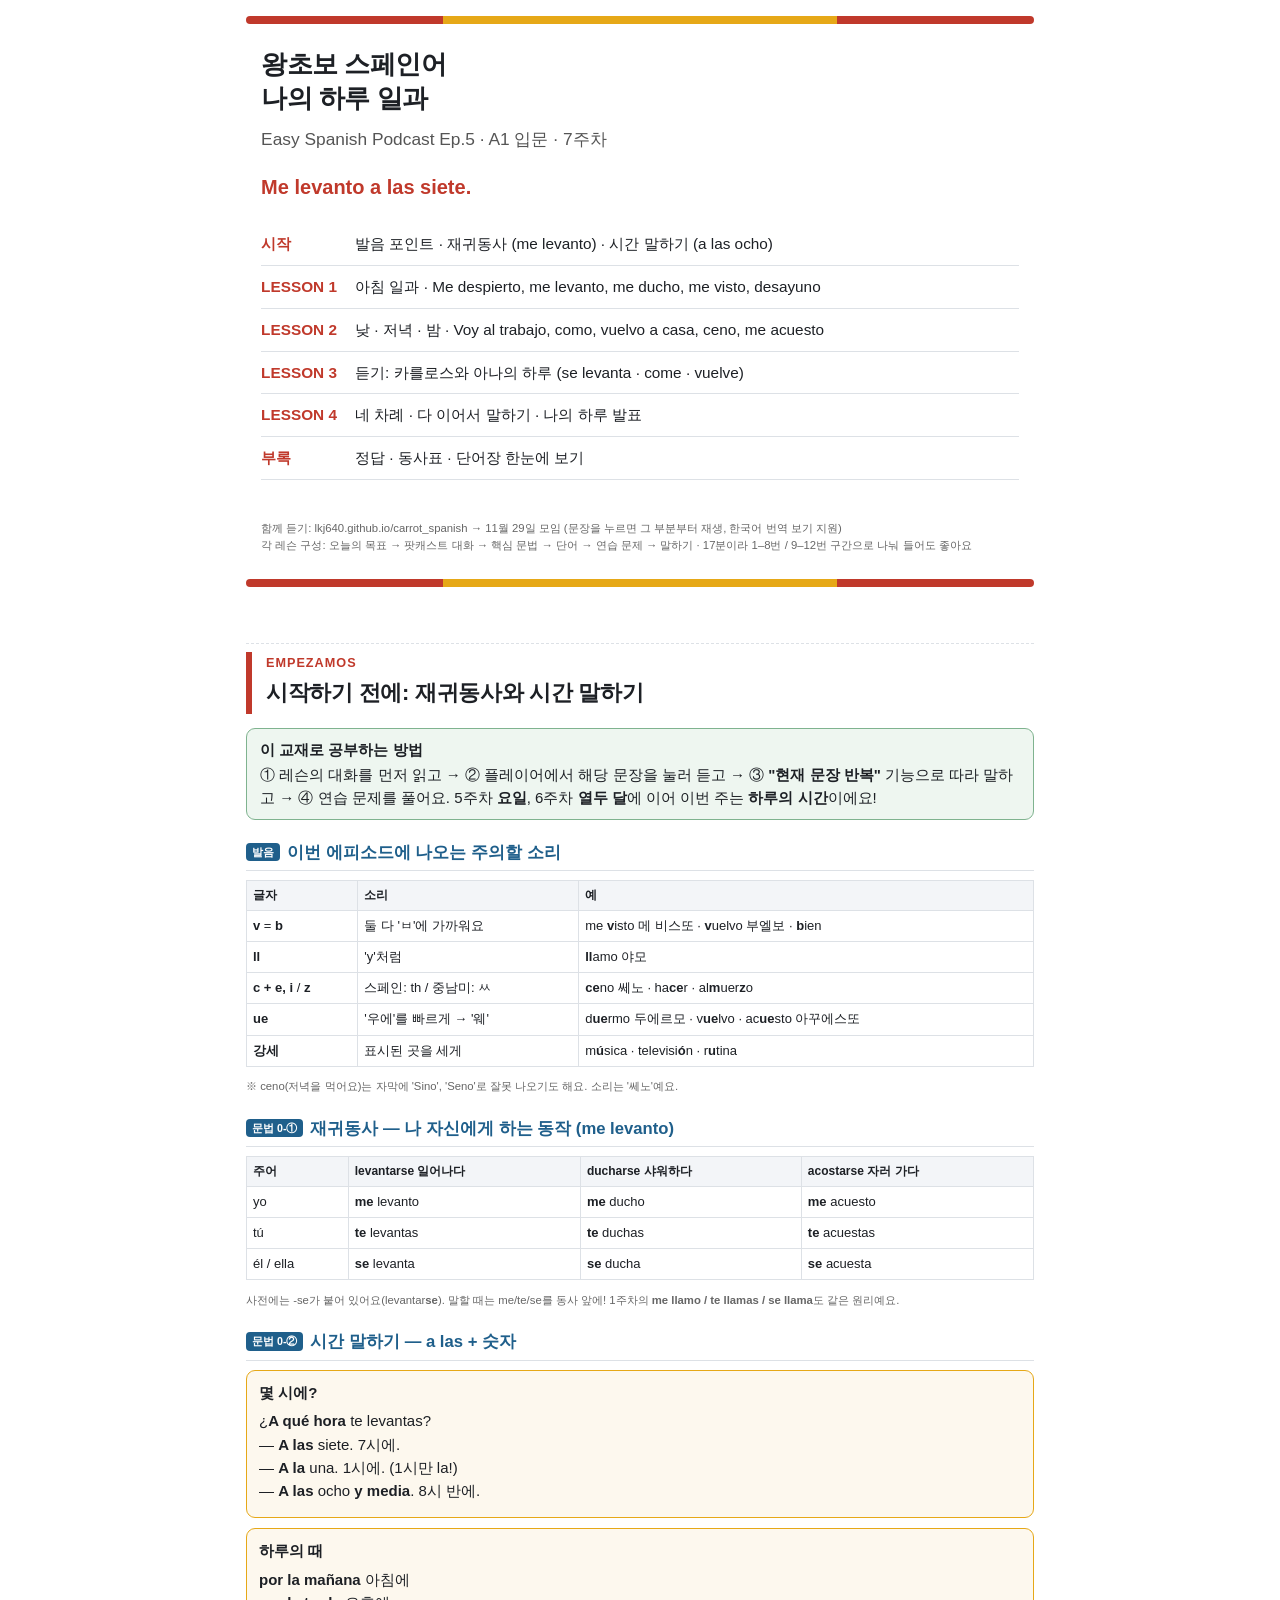
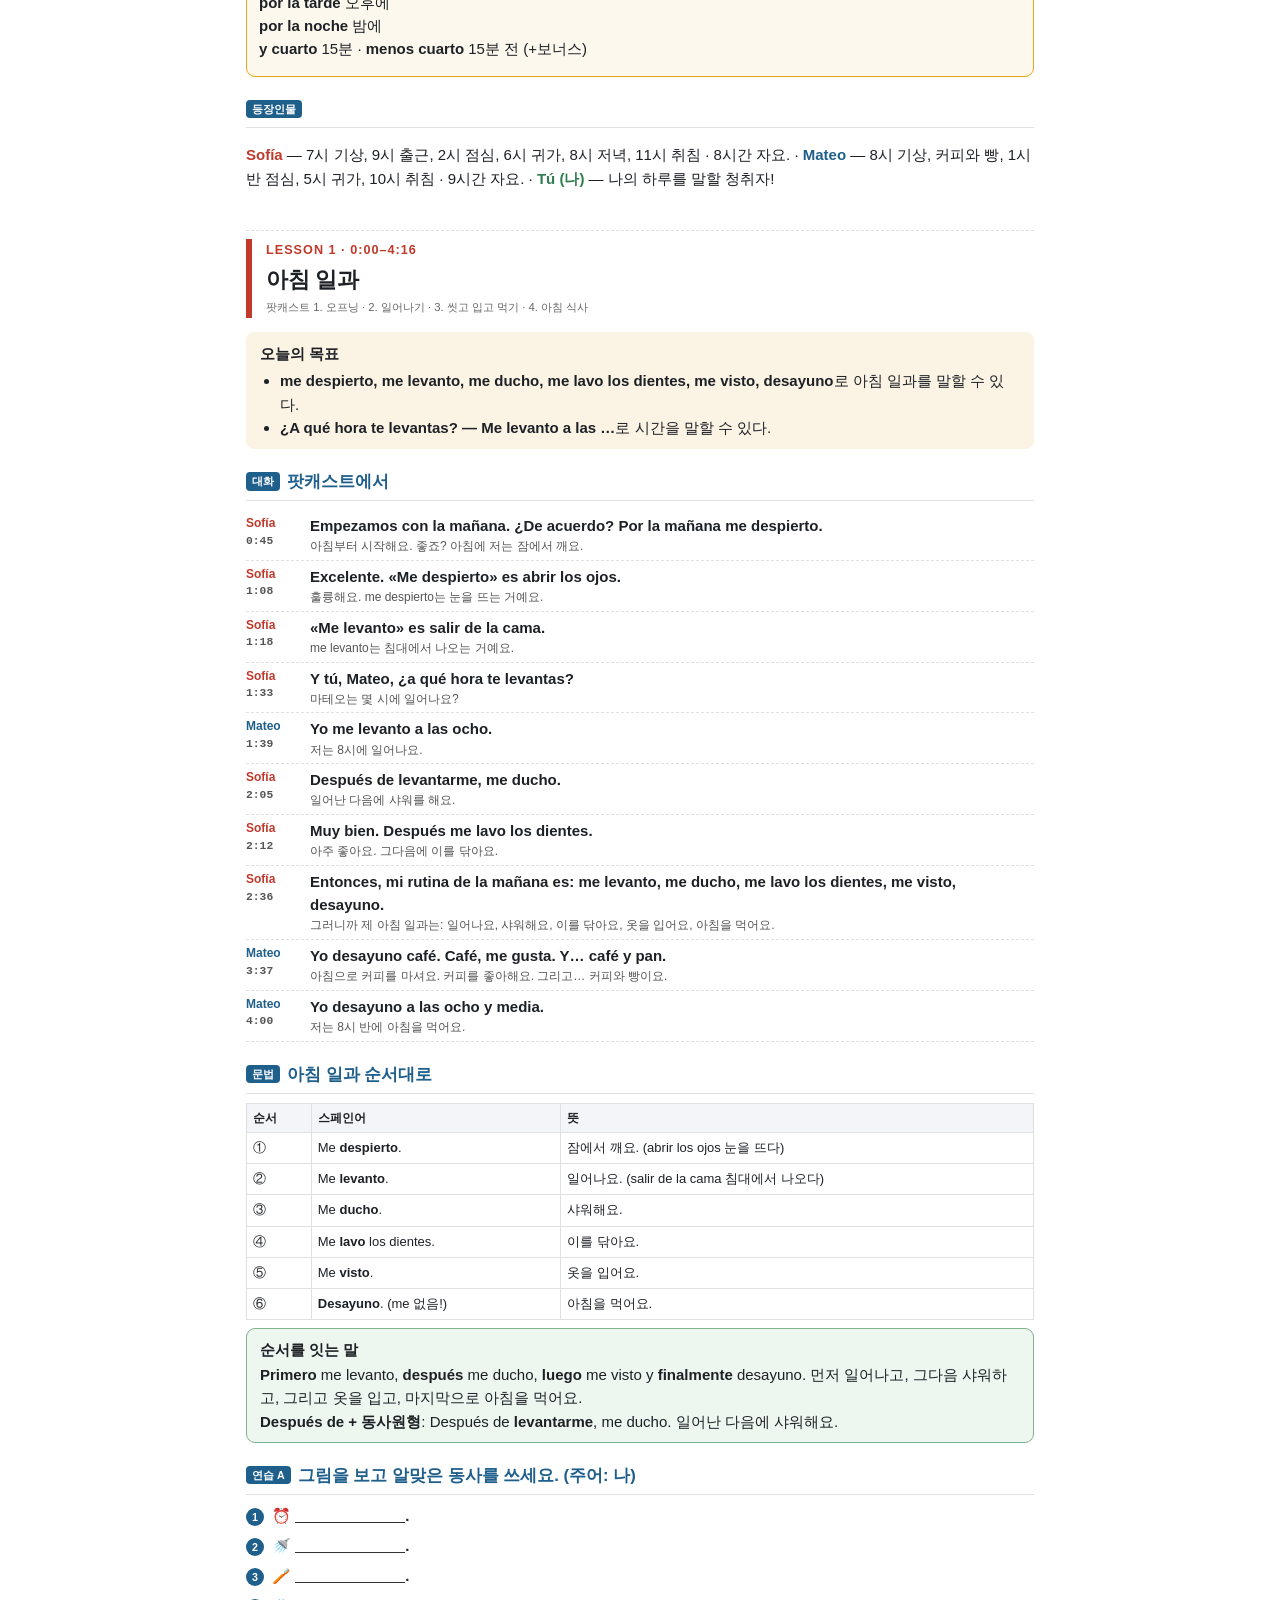
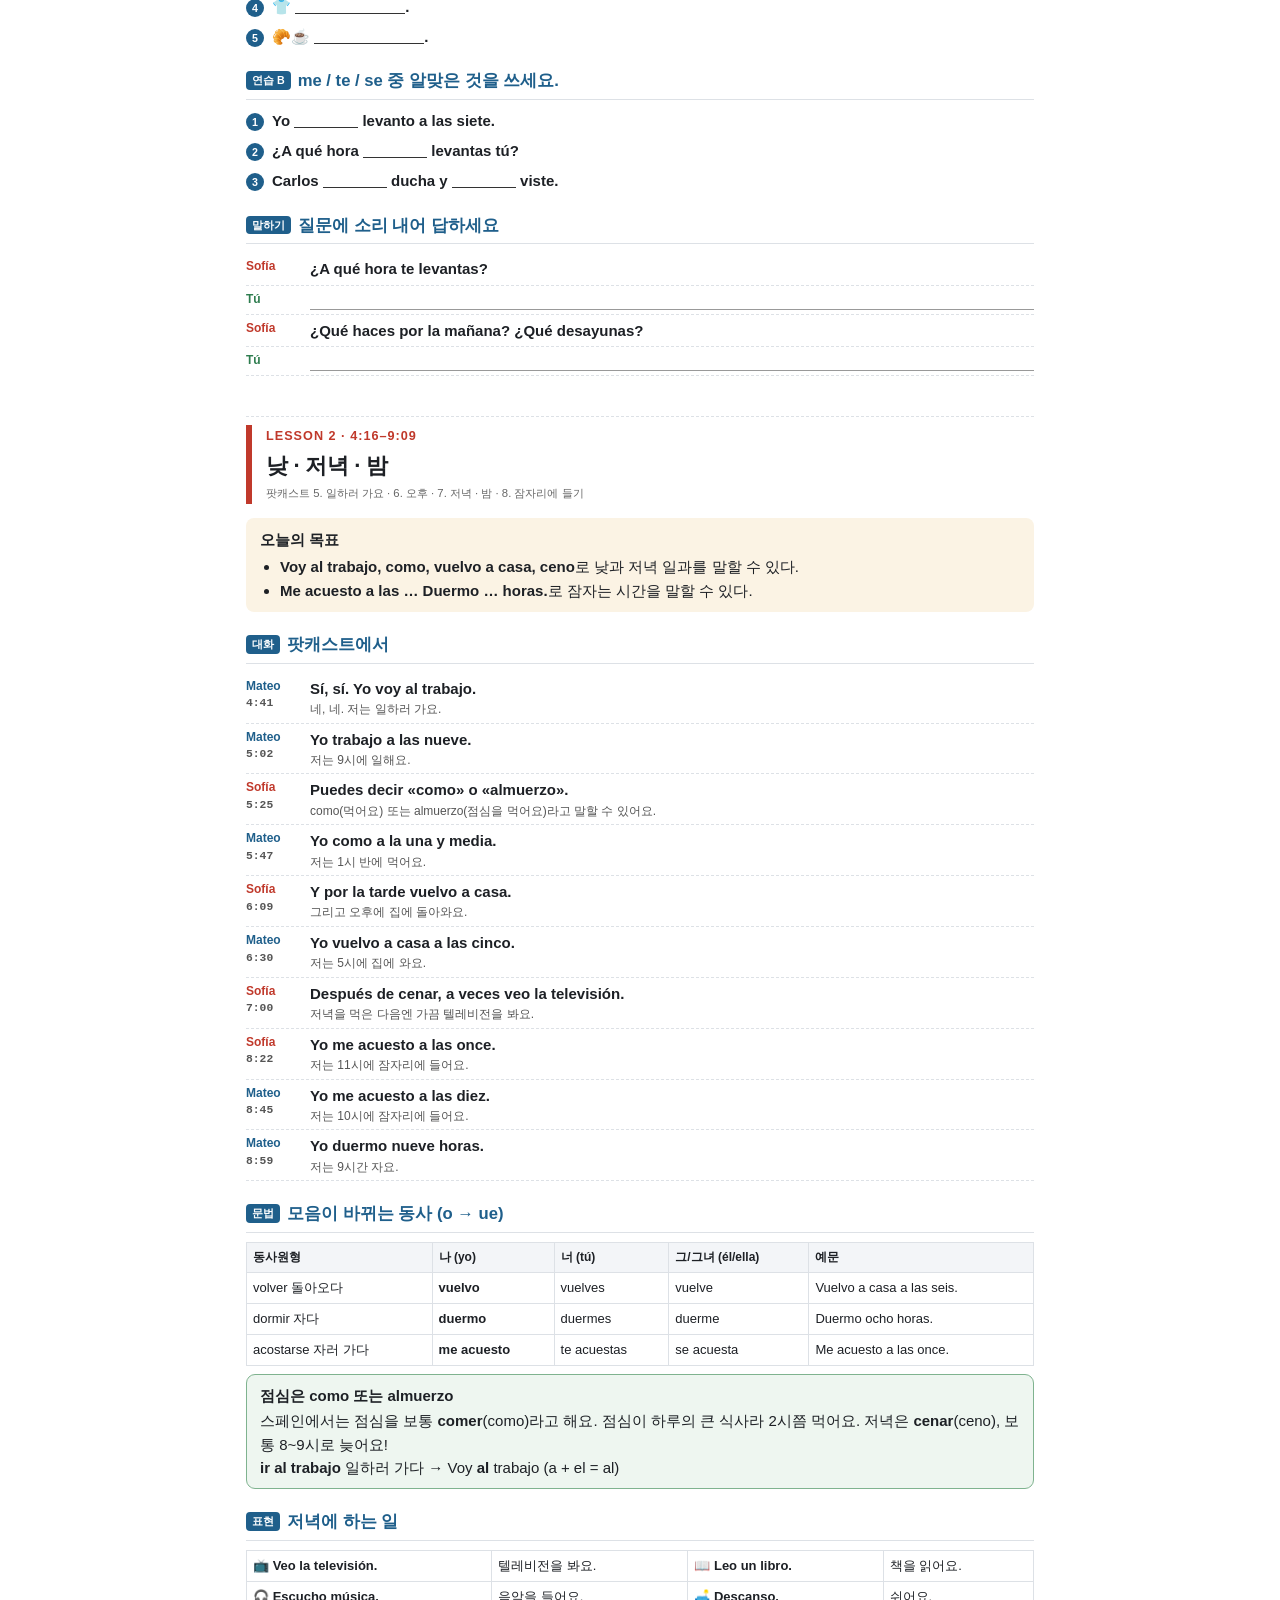
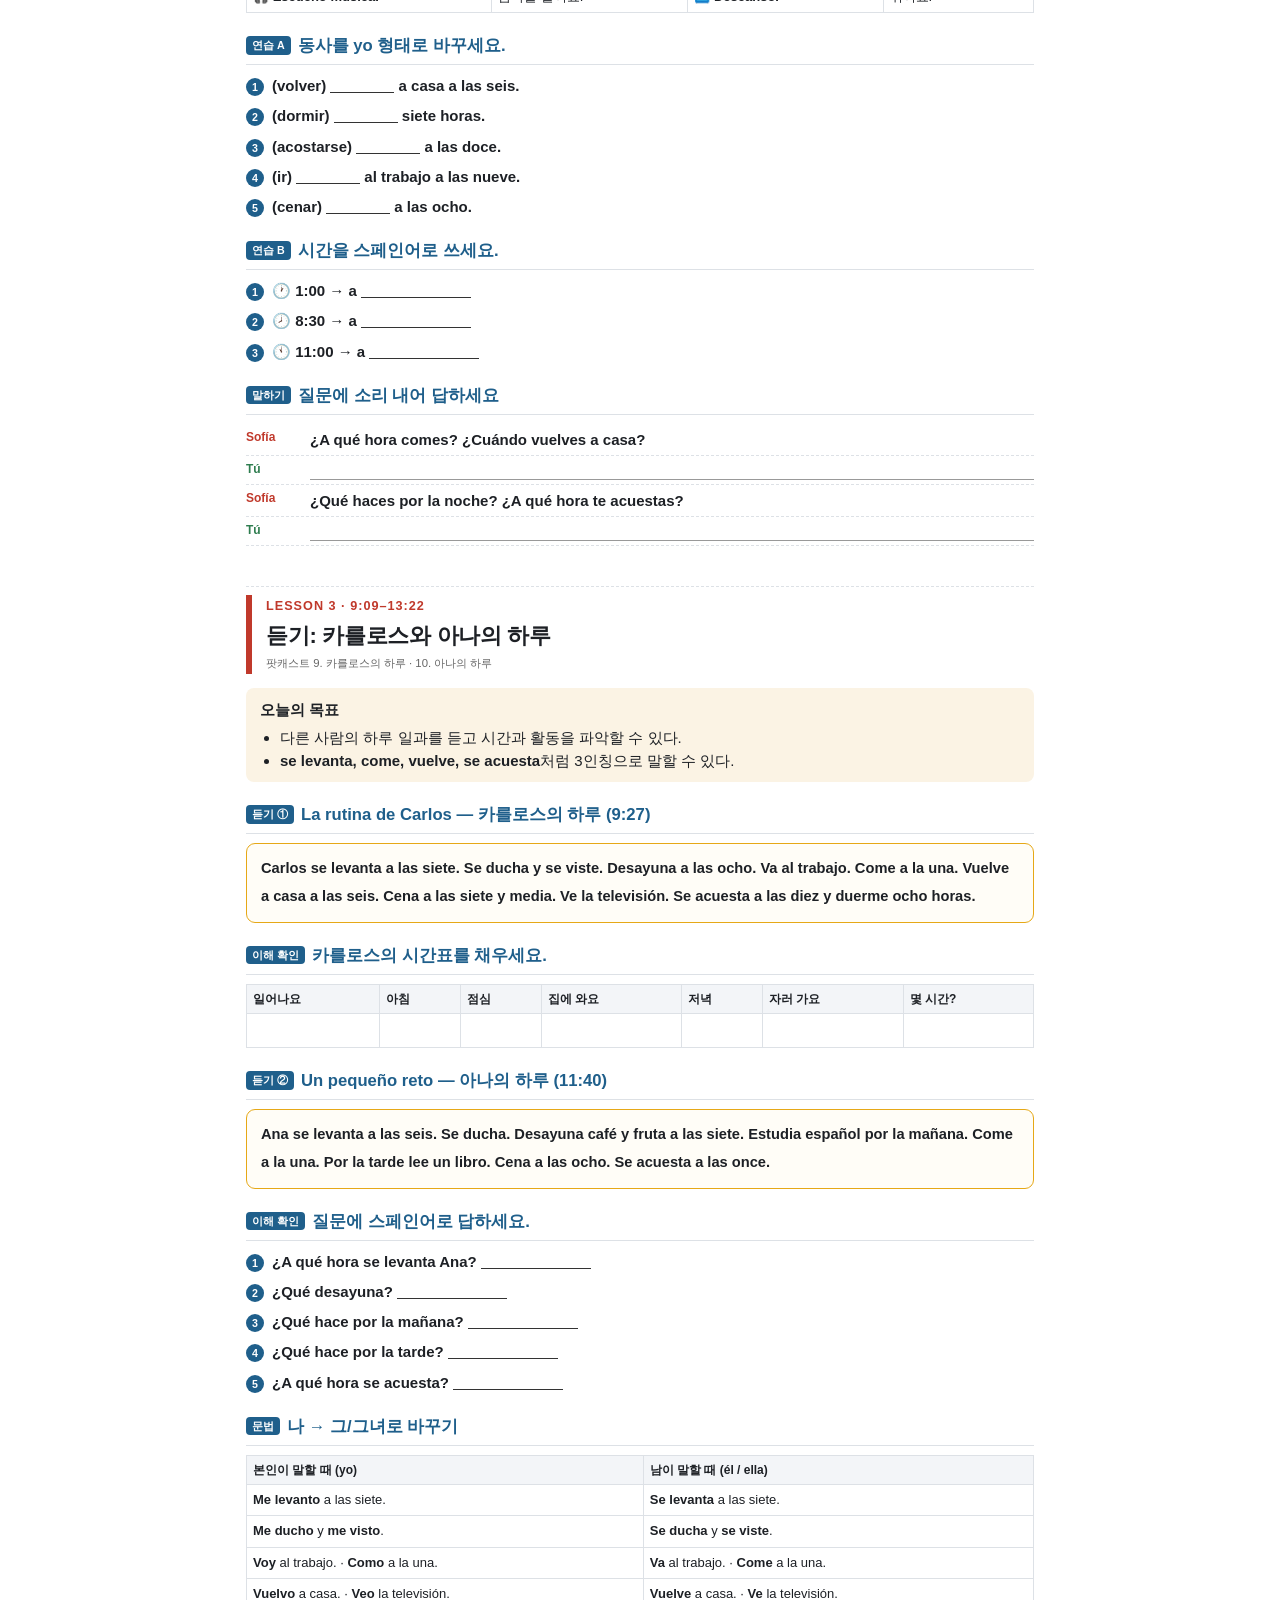
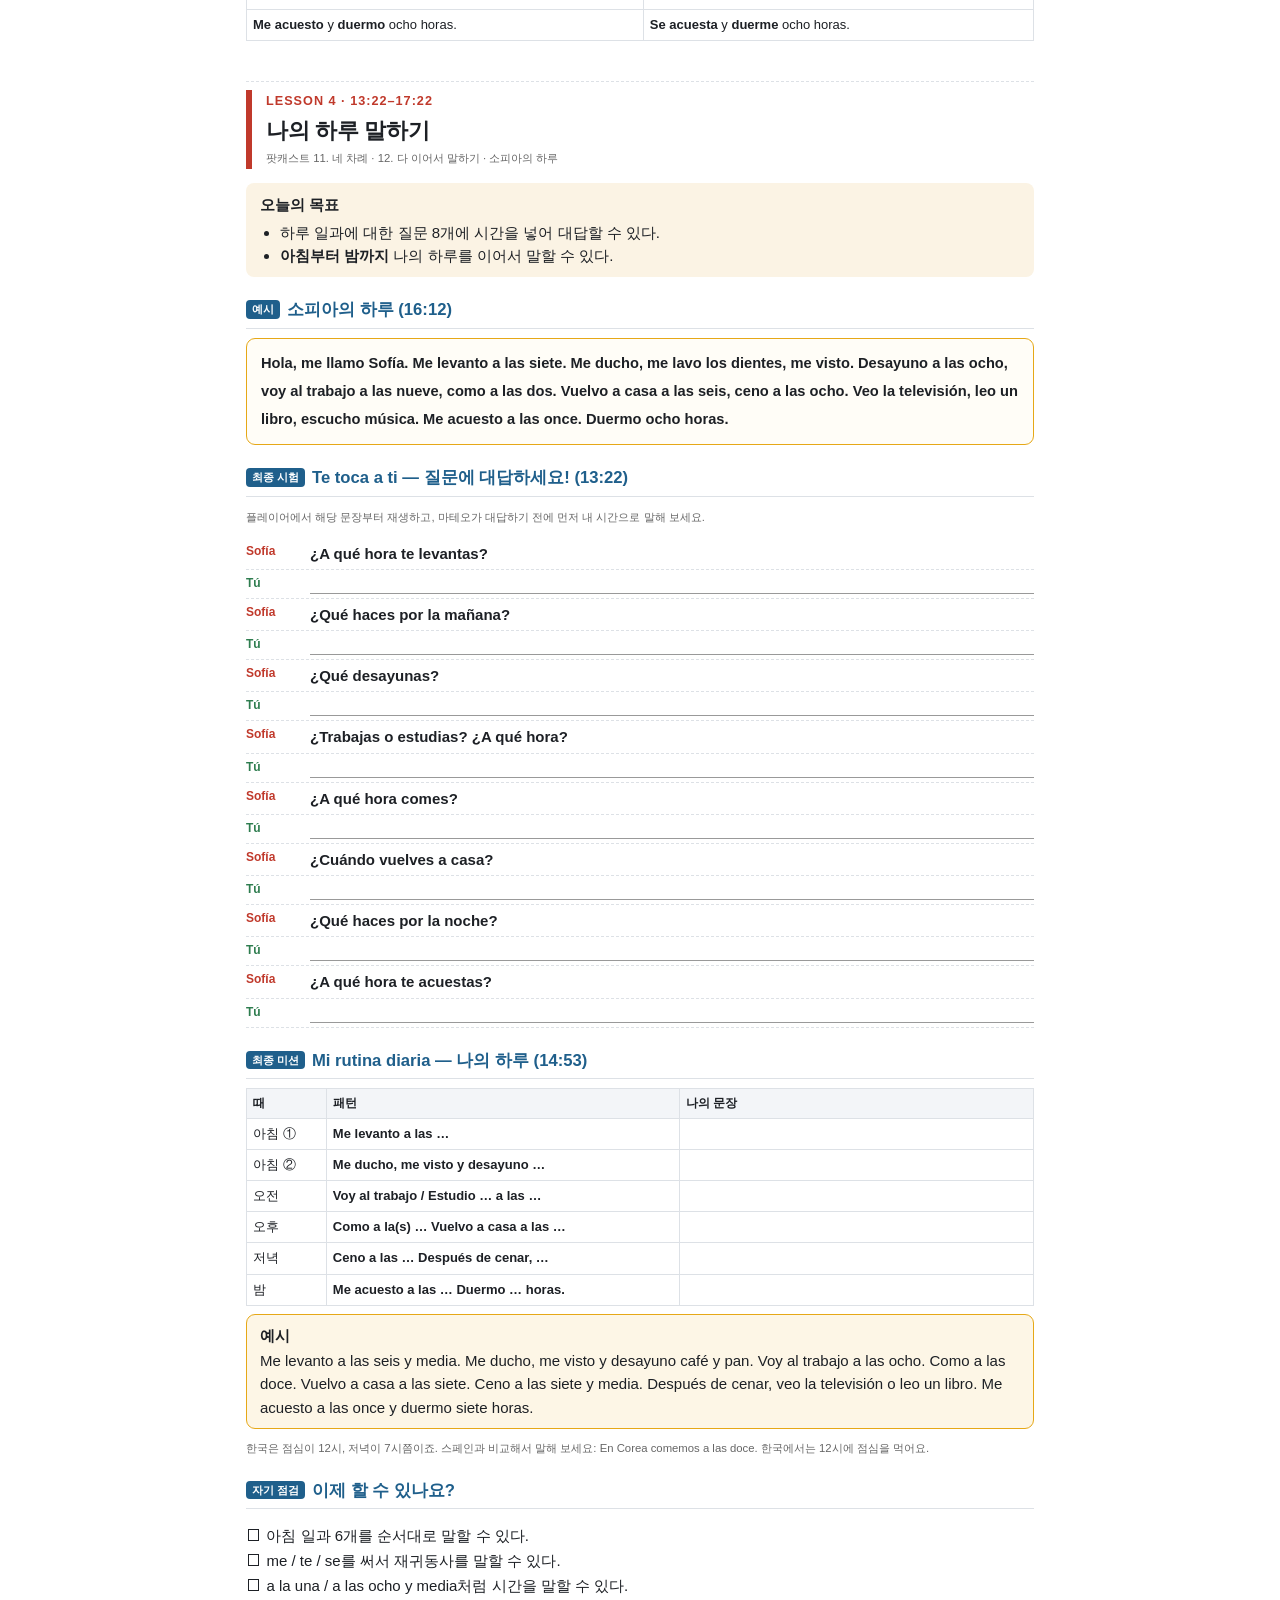
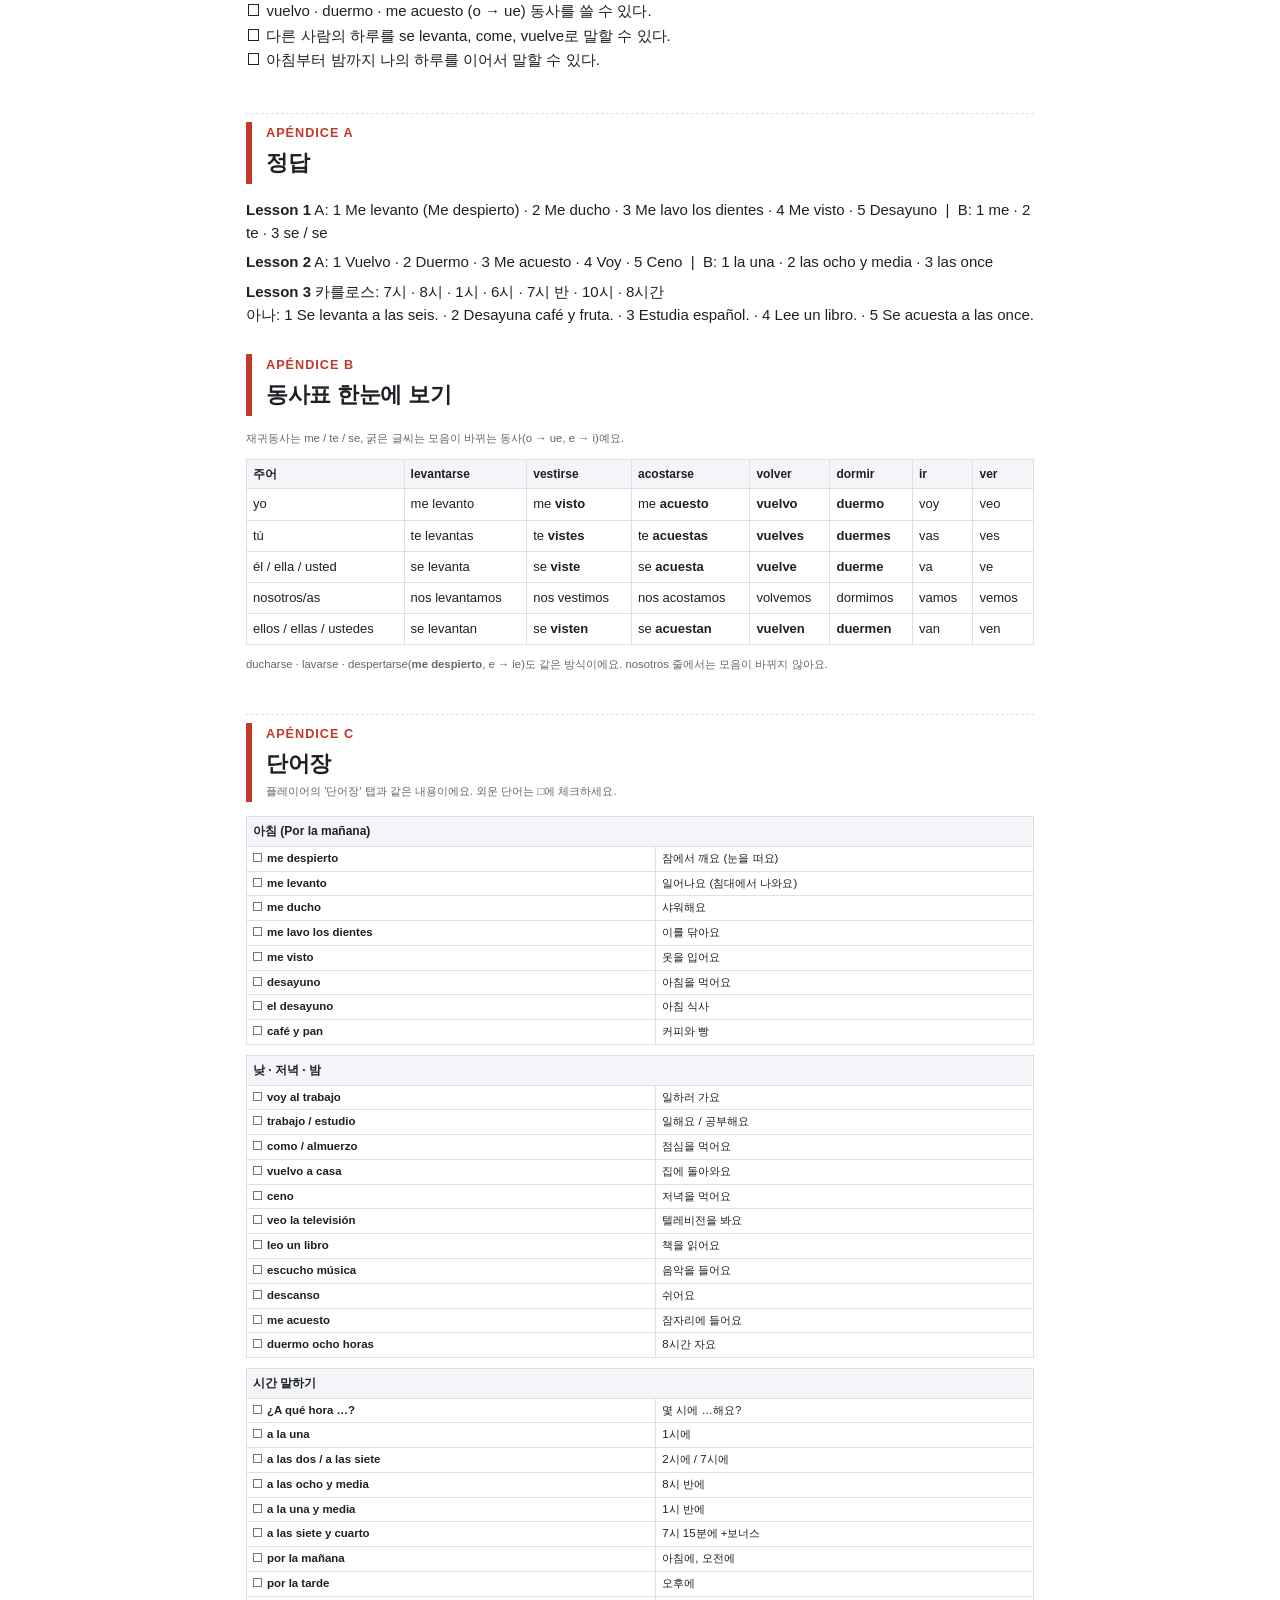
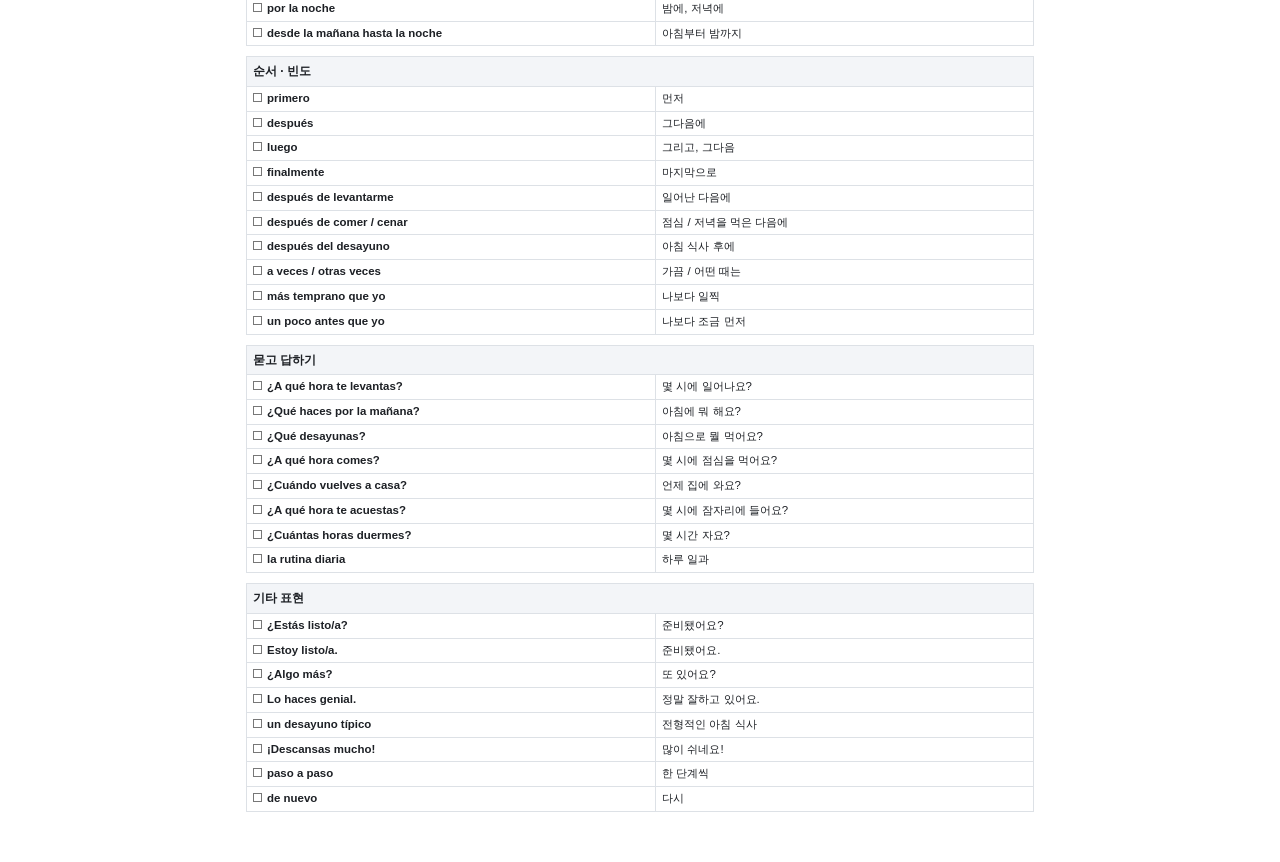
<file: meetings/2026-11-29/workbook.html>
<!doctype html><html lang="ko"><head><meta charset="utf-8"><title>스페인어 하루 일과 교재 Ep5</title><style>@page{size:A4;margin:16mm 15mm 16mm}
:root{--red:#c0392b;--yel:#e6a817;--blue:#1f5f8b;--grn:#2e7d4f;--line:#dde1e6;--head:#f3f5f8}
*{box-sizing:border-box}
body{margin:0;font-family:"Helvetica Neue","Apple SD Gothic Neo",sans-serif;font-size:10.5pt;line-height:1.55;color:#1d2025;-webkit-print-color-adjust:exact;print-color-adjust:exact}
b{font-weight:700}
.lesson{break-before:page}
.cover{height:262mm;display:flex;flex-direction:column;justify-content:space-between}
.stripe{height:8px;border-radius:4px;background:linear-gradient(90deg,var(--red) 0 25%,var(--yel) 25% 75%,var(--red) 75%)}
.ct{padding:0 4mm;margin-top:-10mm}
.cover h1{font-size:30pt;line-height:1.3;margin:0 0 10px;letter-spacing:-.5px}
.cs{font-size:13pt;color:#555}
.big{color:var(--red);font-size:20pt;font-weight:800;margin:34px 0 26px}
.toc{width:100%;border-collapse:collapse;font-size:11.5pt}
.toc th{color:var(--red);text-align:left;width:82px;padding:9px 0;border-bottom:1px solid var(--line);white-space:nowrap}
.toc td{padding:9px 0 9px 12px;border-bottom:1px solid var(--line)}
.foot{font-size:8.5pt;color:#666;margin-top:40px}
.hd{border-left:6px solid var(--red);padding:2px 0 2px 14px;margin-bottom:14px}
.hd .k{color:var(--red);font-weight:700;letter-spacing:1px;font-size:9.5pt}
.hd h1{margin:2px 0 2px;font-size:20pt;letter-spacing:-.3px}
.hd .s{font-size:8.5pt;color:#666}
.goal{background:#fbf3e4;border-radius:8px;padding:10px 14px;margin:10px 0 16px;break-inside:avoid}
.goal ul{margin:4px 0 0;padding-left:20px}
h2{font-size:12.5pt;color:var(--blue);border-bottom:1px solid var(--line);padding-bottom:5px;margin:20px 0 9px;break-after:avoid}
.tag{display:inline-block;background:var(--blue);color:#fff;font-size:8pt;padding:1px 6px;border-radius:4px;margin-right:7px;vertical-align:2px}
.dlg{margin:4px 0 6px}
.dl{display:flex;gap:12px;border-bottom:1px dashed var(--line);padding:4px 0;break-inside:avoid}
.dw{flex:0 0 58px;font-size:9pt;font-weight:700}
.dw span{display:block;font-family:Menlo,monospace;font-size:8.5pt;color:#555;font-weight:700}
.dw.S{color:var(--red)}.dw.M{color:var(--blue)}.dw.T{color:var(--grn)}
.dl b{display:block}.dl small{display:block;color:#555;font-size:9pt}
.ans{flex:1;border-bottom:1px solid #999;height:20px}
.t{width:100%;border-collapse:collapse;margin:6px 0;font-size:9.8pt;break-inside:avoid}
.t th{background:var(--head);text-align:left;font-size:9pt;padding:6px 8px;border:1px solid var(--line)}
.t td{padding:6px 8px;border:1px solid var(--line);vertical-align:top}
.scale td:first-child{width:34px;text-align:center;font-size:13pt}
.fill td{height:34px}
.mine td{height:27px}.mine td:nth-child(3){width:45%}
.match td{width:50%}
.two{display:flex;gap:10px;margin:6px 0}.two>.box{flex:1}
.box{border:1.3px solid var(--yel);border-radius:9px;padding:10px 12px;background:#fdf8ee;break-inside:avoid}
.box p{margin:5px 0}
.note{border-radius:9px;padding:9px 13px;margin:8px 0;break-inside:avoid}
.note b:first-child{display:block;margin-bottom:2px}
.note.g{background:#eef6f0;border:1.3px solid #7fb38f}
.note.y{background:#fdf6e6;border:1.3px solid var(--yel)}
.note.r{background:#fdeeee;border:1.3px solid #e07b72}
.sm{font-size:8.5pt;color:#666}
.cS{color:var(--red)}.cM{color:var(--blue)}.cT{color:var(--grn)}
ol.q{list-style:none;padding:0;margin:4px 0}
ol.q li{margin:7px 0;font-weight:600;break-inside:avoid}
.n{display:inline-block;width:18px;height:18px;line-height:18px;border-radius:50%;background:var(--blue);color:#fff;font-size:8pt;text-align:center;margin-right:8px;font-weight:700}
.bl{display:inline-block;width:140px;border-bottom:1px solid #333;height:14px;vertical-align:-2px}
.bl.s{width:72px}
.grid4{display:grid;grid-template-columns:repeat(4,1fr);gap:8px 14px;font-weight:600;margin:6px 0}
.grid5{display:grid;grid-template-columns:repeat(5,1fr);gap:8px;font-size:9.5pt;text-align:center}
.grid5>div{border:1px solid var(--line);border-radius:8px;padding:6px}
.story{border:1.3px solid var(--yel);border-radius:9px;padding:11px 14px;font-weight:700;line-height:1.9;font-size:11pt;background:#fffdf7;break-inside:avoid}
.fillp{font-weight:600;line-height:2.4}
ul.chk{list-style:none;padding:0}ul.chk li::before{content:"☐ ";font-size:12pt}
.ans-list p{margin:6px 0}
.vcols{columns:2;column-gap:12px}
.t.v{font-size:8.6pt;margin:0 0 10px}
.t.v td{padding:3px 6px}.t.v td:first-child{width:52%}
.cb{display:inline-block;width:9px;height:9px;border:1px solid #777;margin-right:5px}
/* ---- 화면(웹·모바일)용 ---- */
@media screen{
body{font-size:15px;max-width:820px;margin:0 auto;padding:0 16px 40px;background:#fff}
.lesson{margin-top:40px;padding-top:8px;border-top:1px dashed var(--line)}
.cover{height:auto;gap:24px;padding:16px 0}
.ct{margin-top:0}
.cover h1{font-size:26px}.big{font-size:20px;margin:20px 0}
.hd h1{font-size:22px}
.two{flex-direction:column}
.grid4{grid-template-columns:repeat(2,1fr)}
.grid5{grid-template-columns:repeat(2,1fr)}
.t{font-size:13px}.t td,.t th{padding:5px 6px;overflow-wrap:anywhere}
.vcols{columns:1}
.bl{width:110px}.bl.s{width:64px}
.dw{flex-basis:52px}
}
</style></head><body><section class="cover"><div class="stripe"></div>
<div class="ct"><h1>왕초보 스페인어<br>나의 하루 일과</h1>
<div class="cs">Easy Spanish Podcast Ep.5 · A1 입문 · 7주차</div>
<div class="big">Me levanto a las siete.</div>
<table class="toc">
<tr><th>시작</th><td>발음 포인트 · 재귀동사 (me levanto) · 시간 말하기 (a las ocho)</td></tr>
<tr><th>LESSON 1</th><td>아침 일과 · Me despierto, me levanto, me ducho, me visto, desayuno</td></tr>
<tr><th>LESSON 2</th><td>낮 · 저녁 · 밤 · Voy al trabajo, como, vuelvo a casa, ceno, me acuesto</td></tr>
<tr><th>LESSON 3</th><td>듣기: 카를로스와 아나의 하루 (se levanta · come · vuelve)</td></tr>
<tr><th>LESSON 4</th><td>네 차례 · 다 이어서 말하기 · 나의 하루 발표</td></tr>
<tr><th>부록</th><td>정답 · 동사표 · 단어장 한눈에 보기</td></tr>
</table>
<div class="foot">함께 듣기: lkj640.github.io/carrot_spanish → 11월 29일 모임 (문장을 누르면 그 부분부터 재생, 한국어 번역 보기 지원)<br>
각 레슨 구성: 오늘의 목표 → 팟캐스트 대화 → 핵심 문법 → 단어 → 연습 문제 → 말하기 · 17분이라 1–8번 / 9–12번 구간으로 나눠 들어도 좋아요</div></div>
<div class="stripe"></div></section><section class="lesson"><div class="hd"><div class="k">EMPEZAMOS</div><h1>시작하기 전에: 재귀동사와 시간 말하기</h1></div>
<div class="note g"><b>이 교재로 공부하는 방법</b>① 레슨의 대화를 먼저 읽고 → ② 플레이어에서 해당 문장을 눌러 듣고 → ③ <b>"현재 문장 반복"</b> 기능으로 따라 말하고 → ④ 연습 문제를 풀어요. 5주차 <b>요일</b>, 6주차 <b>열두 달</b>에 이어 이번 주는 <b>하루의 시간</b>이에요!</div>
<h2 class=""><span class="tag">발음</span>이번 에피소드에 나오는 주의할 소리</h2>
<table class="t"><tr><th>글자</th><th>소리</th><th>예</th></tr>
<tr><td><b>v</b> = <b>b</b></td><td>둘 다 'ㅂ'에 가까워요</td><td>me <b>v</b>isto 메 비스또 · <b>v</b>uelvo 부엘보 · <b>b</b>ien</td></tr>
<tr><td><b>ll</b></td><td>'y'처럼</td><td><b>ll</b>amo 야모</td></tr>
<tr><td><b>c + e, i</b> / <b>z</b></td><td>스페인: th / 중남미: ㅆ</td><td><b>ce</b>no 쎄노 · ha<b>ce</b>r · al<b>m</b>uer<b>z</b>o</td></tr>
<tr><td><b>ue</b></td><td>'우에'를 빠르게 → '웨'</td><td>d<b>ue</b>rmo 두에르모 · v<b>ue</b>lvo · ac<b>ue</b>sto 아꾸에스또</td></tr>
<tr><td><b>강세</b></td><td>표시된 곳을 세게</td><td>m<b>ú</b>sica · televisi<b>ó</b>n · r<b>u</b>tina</td></tr>
</table>
<p class="sm">※ ceno(저녁을 먹어요)는 자막에 'Sino', 'Seno'로 잘못 나오기도 해요. 소리는 '쎄노'예요.</p>
<h2 class=""><span class="tag">문법 0-①</span>재귀동사 — 나 자신에게 하는 동작 (me levanto)</h2>
<table class="t"><tr><th>주어</th><th>levantarse 일어나다</th><th>ducharse 샤워하다</th><th>acostarse 자러 가다</th></tr>
<tr><td>yo</td><td><b>me</b> levanto</td><td><b>me</b> ducho</td><td><b>me</b> acuesto</td></tr>
<tr><td>tú</td><td><b>te</b> levantas</td><td><b>te</b> duchas</td><td><b>te</b> acuestas</td></tr>
<tr><td>él / ella</td><td><b>se</b> levanta</td><td><b>se</b> ducha</td><td><b>se</b> acuesta</td></tr></table>
<p class="sm">사전에는 -se가 붙어 있어요(levantar<b>se</b>). 말할 때는 me/te/se를 동사 앞에! 1주차의 <b>me llamo / te llamas / se llama</b>도 같은 원리예요.</p>
<h2 class=""><span class="tag">문법 0-②</span>시간 말하기 — a las + 숫자</h2>
<div class="two"><div class="box y"><b>몇 시에?</b>
<p>¿<b>A qué hora</b> te levantas?<br>— <b>A las</b> siete. 7시에.<br>— <b>A la</b> una. 1시에. (1시만 la!)<br>— <b>A las</b> ocho <b>y media</b>. 8시 반에.</p></div>
<div class="box y"><b>하루의 때</b>
<p><b>por la mañana</b> 아침에<br><b>por la tarde</b> 오후에<br><b>por la noche</b> 밤에<br><b>y cuarto</b> 15분 · <b>menos cuarto</b> 15분 전 (+보너스)</p></div></div>
<h2><span class="tag">등장인물</span></h2>
<p><b class="cS">Sofía</b> — 7시 기상, 9시 출근, 2시 점심, 6시 귀가, 8시 저녁, 11시 취침 · 8시간 자요. · <b class="cM">Mateo</b> — 8시 기상, 커피와 빵, 1시 반 점심, 5시 귀가, 10시 취침 · 9시간 자요. · <b class="cT">Tú (나)</b> — 나의 하루를 말할 청취자!</p>
</section><section class="lesson"><div class="hd"><div class="k">LESSON 1 · 0:00–4:16</div><h1>아침 일과</h1><div class="s">팟캐스트 1. 오프닝 · 2. 일어나기 · 3. 씻고 입고 먹기 · 4. 아침 식사</div></div><div class="goal"><b>오늘의 목표</b><ul><li><b>me despierto, me levanto, me ducho, me lavo los dientes, me visto, desayuno</b>로 아침 일과를 말할 수 있다.</li><li><b>¿A qué hora te levantas? — Me levanto a las …</b>로 시간을 말할 수 있다.</li></ul></div><h2 class=""><span class="tag">대화</span>팟캐스트에서</h2><div class="dlg"><div class="dl"><div class="dw S">Sofía<span>0:45</span></div><div><b>Empezamos con la mañana. ¿De acuerdo? Por la mañana me despierto.</b><small>아침부터 시작해요. 좋죠? 아침에 저는 잠에서 깨요.</small></div></div><div class="dl"><div class="dw S">Sofía<span>1:08</span></div><div><b>Excelente. «Me despierto» es abrir los ojos.</b><small>훌륭해요. me despierto는 눈을 뜨는 거예요.</small></div></div><div class="dl"><div class="dw S">Sofía<span>1:18</span></div><div><b>«Me levanto» es salir de la cama.</b><small>me levanto는 침대에서 나오는 거예요.</small></div></div><div class="dl"><div class="dw S">Sofía<span>1:33</span></div><div><b>Y tú, Mateo, ¿a qué hora te levantas?</b><small>마테오는 몇 시에 일어나요?</small></div></div><div class="dl"><div class="dw M">Mateo<span>1:39</span></div><div><b>Yo me levanto a las ocho.</b><small>저는 8시에 일어나요.</small></div></div><div class="dl"><div class="dw S">Sofía<span>2:05</span></div><div><b>Después de levantarme, me ducho.</b><small>일어난 다음에 샤워를 해요.</small></div></div><div class="dl"><div class="dw S">Sofía<span>2:12</span></div><div><b>Muy bien. Después me lavo los dientes.</b><small>아주 좋아요. 그다음에 이를 닦아요.</small></div></div><div class="dl"><div class="dw S">Sofía<span>2:36</span></div><div><b>Entonces, mi rutina de la mañana es: me levanto, me ducho, me lavo los dientes, me visto, desayuno.</b><small>그러니까 제 아침 일과는: 일어나요, 샤워해요, 이를 닦아요, 옷을 입어요, 아침을 먹어요.</small></div></div><div class="dl"><div class="dw M">Mateo<span>3:37</span></div><div><b>Yo desayuno café. Café, me gusta. Y… café y pan.</b><small>아침으로 커피를 마셔요. 커피를 좋아해요. 그리고… 커피와 빵이요.</small></div></div><div class="dl"><div class="dw M">Mateo<span>4:00</span></div><div><b>Yo desayuno a las ocho y media.</b><small>저는 8시 반에 아침을 먹어요.</small></div></div></div><h2 class=""><span class="tag">문법</span>아침 일과 순서대로</h2><table class="t"><tr><th>순서</th><th>스페인어</th><th>뜻</th></tr>
<tr><td>①</td><td>Me <b>despierto</b>.</td><td>잠에서 깨요. (abrir los ojos 눈을 뜨다)</td></tr>
<tr><td>②</td><td>Me <b>levanto</b>.</td><td>일어나요. (salir de la cama 침대에서 나오다)</td></tr>
<tr><td>③</td><td>Me <b>ducho</b>.</td><td>샤워해요.</td></tr>
<tr><td>④</td><td>Me <b>lavo</b> los dientes.</td><td>이를 닦아요.</td></tr>
<tr><td>⑤</td><td>Me <b>visto</b>.</td><td>옷을 입어요.</td></tr>
<tr><td>⑥</td><td><b>Desayuno</b>. (me 없음!)</td><td>아침을 먹어요.</td></tr></table>
<div class="note g"><b>순서를 잇는 말</b> <b>Primero</b> me levanto, <b>después</b> me ducho, <b>luego</b> me visto y <b>finalmente</b> desayuno. 먼저 일어나고, 그다음 샤워하고, 그리고 옷을 입고, 마지막으로 아침을 먹어요.
<br><b>Después de + 동사원형</b>: Después de <b>levantarme</b>, me ducho. 일어난 다음에 샤워해요.</div><h2 class=""><span class="tag">연습 A</span>그림을 보고 알맞은 동사를 쓰세요. (주어: 나)</h2><ol class="q"><li><span class=n>1</span>⏰ <span class="bl"></span>.</li><li><span class=n>2</span>🚿 <span class="bl"></span>.</li><li><span class=n>3</span>🪥 <span class="bl"></span>.</li><li><span class=n>4</span>👕 <span class="bl"></span>.</li><li><span class=n>5</span>🥐☕ <span class="bl"></span>.</li></ol><h2 class=""><span class="tag">연습 B</span>me / te / se 중 알맞은 것을 쓰세요.</h2><ol class="q"><li><span class=n>1</span>Yo <span class="bl s"></span> levanto a las siete.</li><li><span class=n>2</span>¿A qué hora <span class="bl s"></span> levantas tú?</li><li><span class=n>3</span>Carlos <span class="bl s"></span> ducha y <span class="bl s"></span> viste.</li></ol><h2 class=""><span class="tag">말하기</span>질문에 소리 내어 답하세요</h2><div class="dlg"><div class="dl"><div class="dw S">Sofía</div><div><b>¿A qué hora te levantas?</b></div></div><div class="dl"><div class="dw T">Tú</div><div class="ans"></div></div><div class="dl"><div class="dw S">Sofía</div><div><b>¿Qué haces por la mañana? ¿Qué desayunas?</b></div></div><div class="dl"><div class="dw T">Tú</div><div class="ans"></div></div></div></section><section class="lesson"><div class="hd"><div class="k">LESSON 2 · 4:16–9:09</div><h1>낮 · 저녁 · 밤</h1><div class="s">팟캐스트 5. 일하러 가요 · 6. 오후 · 7. 저녁 · 밤 · 8. 잠자리에 들기</div></div><div class="goal"><b>오늘의 목표</b><ul><li><b>Voy al trabajo, como, vuelvo a casa, ceno</b>로 낮과 저녁 일과를 말할 수 있다.</li><li><b>Me acuesto a las … Duermo … horas.</b>로 잠자는 시간을 말할 수 있다.</li></ul></div><h2 class=""><span class="tag">대화</span>팟캐스트에서</h2><div class="dlg"><div class="dl"><div class="dw M">Mateo<span>4:41</span></div><div><b>Sí, sí. Yo voy al trabajo.</b><small>네, 네. 저는 일하러 가요.</small></div></div><div class="dl"><div class="dw M">Mateo<span>5:02</span></div><div><b>Yo trabajo a las nueve.</b><small>저는 9시에 일해요.</small></div></div><div class="dl"><div class="dw S">Sofía<span>5:25</span></div><div><b>Puedes decir «como» o «almuerzo».</b><small>como(먹어요) 또는 almuerzo(점심을 먹어요)라고 말할 수 있어요.</small></div></div><div class="dl"><div class="dw M">Mateo<span>5:47</span></div><div><b>Yo como a la una y media.</b><small>저는 1시 반에 먹어요.</small></div></div><div class="dl"><div class="dw S">Sofía<span>6:09</span></div><div><b>Y por la tarde vuelvo a casa.</b><small>그리고 오후에 집에 돌아와요.</small></div></div><div class="dl"><div class="dw M">Mateo<span>6:30</span></div><div><b>Yo vuelvo a casa a las cinco.</b><small>저는 5시에 집에 와요.</small></div></div><div class="dl"><div class="dw S">Sofía<span>7:00</span></div><div><b>Después de cenar, a veces veo la televisión.</b><small>저녁을 먹은 다음엔 가끔 텔레비전을 봐요.</small></div></div><div class="dl"><div class="dw S">Sofía<span>8:22</span></div><div><b>Yo me acuesto a las once.</b><small>저는 11시에 잠자리에 들어요.</small></div></div><div class="dl"><div class="dw M">Mateo<span>8:45</span></div><div><b>Yo me acuesto a las diez.</b><small>저는 10시에 잠자리에 들어요.</small></div></div><div class="dl"><div class="dw M">Mateo<span>8:59</span></div><div><b>Yo duermo nueve horas.</b><small>저는 9시간 자요.</small></div></div></div><h2 class=""><span class="tag">문법</span>모음이 바뀌는 동사 (o → ue)</h2><table class="t"><tr><th>동사원형</th><th>나 (yo)</th><th>너 (tú)</th><th>그/그녀 (él/ella)</th><th>예문</th></tr>
<tr><td>volver 돌아오다</td><td><b>vuelvo</b></td><td>vuelves</td><td>vuelve</td><td>Vuelvo a casa a las seis.</td></tr>
<tr><td>dormir 자다</td><td><b>duermo</b></td><td>duermes</td><td>duerme</td><td>Duermo ocho horas.</td></tr>
<tr><td>acostarse 자러 가다</td><td><b>me acuesto</b></td><td>te acuestas</td><td>se acuesta</td><td>Me acuesto a las once.</td></tr>
</table>
<div class="note g"><b>점심은 como 또는 almuerzo</b> 스페인에서는 점심을 보통 <b>comer</b>(como)라고 해요. 점심이 하루의 큰 식사라 2시쯤 먹어요. 저녁은 <b>cenar</b>(ceno), 보통 8~9시로 늦어요!
<br><b>ir al trabajo</b> 일하러 가다 → Voy <b>al</b> trabajo (a + el = al)</div>
<h2 class=""><span class="tag">표현</span>저녁에 하는 일</h2>
<table class="t"><tr><td>📺 <b>Veo la televisión.</b></td><td>텔레비전을 봐요.</td><td>📖 <b>Leo un libro.</b></td><td>책을 읽어요.</td></tr>
<tr><td>🎧 <b>Escucho música.</b></td><td>음악을 들어요.</td><td>🛋️ <b>Descanso.</b></td><td>쉬어요.</td></tr></table>
<h2 class=""><span class="tag">연습 A</span>동사를 yo 형태로 바꾸세요.</h2><ol class="q"><li><span class=n>1</span>(volver) <span class="bl s"></span> a casa a las seis.</li><li><span class=n>2</span>(dormir) <span class="bl s"></span> siete horas.</li><li><span class=n>3</span>(acostarse) <span class="bl s"></span> a las doce.</li><li><span class=n>4</span>(ir) <span class="bl s"></span> al trabajo a las nueve.</li><li><span class=n>5</span>(cenar) <span class="bl s"></span> a las ocho.</li></ol><h2 class=""><span class="tag">연습 B</span>시간을 스페인어로 쓰세요.</h2><ol class="q"><li><span class=n>1</span>🕐 1:00 → a <span class="bl"></span></li><li><span class=n>2</span>🕗 8:30 → a <span class="bl"></span></li><li><span class=n>3</span>🕚 11:00 → a <span class="bl"></span></li></ol><h2 class=""><span class="tag">말하기</span>질문에 소리 내어 답하세요</h2><div class="dlg"><div class="dl"><div class="dw S">Sofía</div><div><b>¿A qué hora comes? ¿Cuándo vuelves a casa?</b></div></div><div class="dl"><div class="dw T">Tú</div><div class="ans"></div></div><div class="dl"><div class="dw S">Sofía</div><div><b>¿Qué haces por la noche? ¿A qué hora te acuestas?</b></div></div><div class="dl"><div class="dw T">Tú</div><div class="ans"></div></div></div></section><section class="lesson"><div class="hd"><div class="k">LESSON 3 · 9:09–13:22</div><h1>듣기: 카를로스와 아나의 하루</h1><div class="s">팟캐스트 9. 카를로스의 하루 · 10. 아나의 하루</div></div><div class="goal"><b>오늘의 목표</b><ul><li>다른 사람의 하루 일과를 듣고 시간과 활동을 파악할 수 있다.</li><li><b>se levanta, come, vuelve, se acuesta</b>처럼 3인칭으로 말할 수 있다.</li></ul></div><h2 class=""><span class="tag">듣기 ①</span>La rutina de Carlos — 카를로스의 하루 (9:27)</h2><div class="story">Carlos se levanta a las siete. Se ducha y se viste. Desayuna a las ocho. Va al trabajo. Come a la una. Vuelve a casa a las seis. Cena a las siete y media. Ve la televisión. Se acuesta a las diez y duerme ocho horas.</div><h2 class=""><span class="tag">이해 확인</span>카를로스의 시간표를 채우세요.</h2><table class="t fill"><tr><th>일어나요</th><th>아침</th><th>점심</th><th>집에 와요</th><th>저녁</th><th>자러 가요</th><th>몇 시간?</th></tr><tr><td></td><td></td><td></td><td></td><td></td><td></td><td></td></tr></table><h2 class=""><span class="tag">듣기 ②</span>Un pequeño reto — 아나의 하루 (11:40)</h2><div class="story">Ana se levanta a las seis. Se ducha. Desayuna café y fruta a las siete. Estudia español por la mañana. Come a la una. Por la tarde lee un libro. Cena a las ocho. Se acuesta a las once.</div><h2 class=""><span class="tag">이해 확인</span>질문에 스페인어로 답하세요.</h2><ol class="q"><li><span class=n>1</span>¿A qué hora se levanta Ana? <span class="bl"></span></li><li><span class=n>2</span>¿Qué desayuna? <span class="bl"></span></li><li><span class=n>3</span>¿Qué hace por la mañana? <span class="bl"></span></li><li><span class=n>4</span>¿Qué hace por la tarde? <span class="bl"></span></li><li><span class=n>5</span>¿A qué hora se acuesta? <span class="bl"></span></li></ol><h2 class=""><span class="tag">문법</span>나 → 그/그녀로 바꾸기</h2><table class="t"><tr><th>본인이 말할 때 (yo)</th><th>남이 말할 때 (él / ella)</th></tr>
<tr><td><b>Me levanto</b> a las siete.</td><td><b>Se levanta</b> a las siete.</td></tr>
<tr><td><b>Me ducho</b> y <b>me visto</b>.</td><td><b>Se ducha</b> y <b>se viste</b>.</td></tr>
<tr><td><b>Voy</b> al trabajo. · <b>Como</b> a la una.</td><td><b>Va</b> al trabajo. · <b>Come</b> a la una.</td></tr>
<tr><td><b>Vuelvo</b> a casa. · <b>Veo</b> la televisión.</td><td><b>Vuelve</b> a casa. · <b>Ve</b> la televisión.</td></tr>
<tr><td><b>Me acuesto</b> y <b>duermo</b> ocho horas.</td><td><b>Se acuesta</b> y <b>duerme</b> ocho horas.</td></tr></table></section><section class="lesson"><div class="hd"><div class="k">LESSON 4 · 13:22–17:22</div><h1>나의 하루 말하기</h1><div class="s">팟캐스트 11. 네 차례 · 12. 다 이어서 말하기 · 소피아의 하루</div></div><div class="goal"><b>오늘의 목표</b><ul><li>하루 일과에 대한 질문 8개에 시간을 넣어 대답할 수 있다.</li><li><b>아침부터 밤까지</b> 나의 하루를 이어서 말할 수 있다.</li></ul></div><h2 class=""><span class="tag">예시</span>소피아의 하루 (16:12)</h2><div class="story">Hola, me llamo Sofía. Me levanto a las siete. Me ducho, me lavo los dientes, me visto. Desayuno a las ocho, voy al trabajo a las nueve, como a las dos. Vuelvo a casa a las seis, ceno a las ocho. Veo la televisión, leo un libro, escucho música. Me acuesto a las once. Duermo ocho horas.</div><h2 class=""><span class="tag">최종 시험</span>Te toca a ti — 질문에 대답하세요! (13:22)</h2><p class="sm">플레이어에서 해당 문장부터 재생하고, 마테오가 대답하기 전에 먼저 내 시간으로 말해 보세요.</p><div class="dlg"><div class="dl"><div class="dw S">Sofía</div><div><b>¿A qué hora te levantas?</b></div></div><div class="dl"><div class="dw T">Tú</div><div class="ans"></div></div><div class="dl"><div class="dw S">Sofía</div><div><b>¿Qué haces por la mañana?</b></div></div><div class="dl"><div class="dw T">Tú</div><div class="ans"></div></div><div class="dl"><div class="dw S">Sofía</div><div><b>¿Qué desayunas?</b></div></div><div class="dl"><div class="dw T">Tú</div><div class="ans"></div></div><div class="dl"><div class="dw S">Sofía</div><div><b>¿Trabajas o estudias? ¿A qué hora?</b></div></div><div class="dl"><div class="dw T">Tú</div><div class="ans"></div></div><div class="dl"><div class="dw S">Sofía</div><div><b>¿A qué hora comes?</b></div></div><div class="dl"><div class="dw T">Tú</div><div class="ans"></div></div><div class="dl"><div class="dw S">Sofía</div><div><b>¿Cuándo vuelves a casa?</b></div></div><div class="dl"><div class="dw T">Tú</div><div class="ans"></div></div><div class="dl"><div class="dw S">Sofía</div><div><b>¿Qué haces por la noche?</b></div></div><div class="dl"><div class="dw T">Tú</div><div class="ans"></div></div><div class="dl"><div class="dw S">Sofía</div><div><b>¿A qué hora te acuestas?</b></div></div><div class="dl"><div class="dw T">Tú</div><div class="ans"></div></div></div><h2 class=""><span class="tag">최종 미션</span>Mi rutina diaria — 나의 하루 (14:53)</h2><table class="t mine"><tr><th>때</th><th>패턴</th><th>나의 문장</th></tr>
<tr><td>아침 ①</td><td><b>Me levanto a las …</b></td><td></td></tr>
<tr><td>아침 ②</td><td><b>Me ducho, me visto y desayuno …</b></td><td></td></tr>
<tr><td>오전</td><td><b>Voy al trabajo / Estudio … a las …</b></td><td></td></tr>
<tr><td>오후</td><td><b>Como a la(s) … Vuelvo a casa a las …</b></td><td></td></tr>
<tr><td>저녁</td><td><b>Ceno a las … Después de cenar, …</b></td><td></td></tr>
<tr><td>밤</td><td><b>Me acuesto a las … Duermo … horas.</b></td><td></td></tr></table>
<div class="note y"><b>예시</b> Me levanto a las seis y media. Me ducho, me visto y desayuno café y pan. Voy al trabajo a las ocho. Como a las doce. Vuelvo a casa a las siete. Ceno a las siete y media. Después de cenar, veo la televisión o leo un libro. Me acuesto a las once y duermo siete horas.</div>
<p class="sm">한국은 점심이 12시, 저녁이 7시쯤이죠. 스페인과 비교해서 말해 보세요: En Corea comemos a las doce. 한국에서는 12시에 점심을 먹어요.</p>
<h2 class=""><span class="tag">자기 점검</span>이제 할 수 있나요?</h2><ul class="chk"><li>아침 일과 6개를 순서대로 말할 수 있다.</li><li>me / te / se를 써서 재귀동사를 말할 수 있다.</li><li>a la una / a las ocho y media처럼 시간을 말할 수 있다.</li><li>vuelvo · duermo · me acuesto (o → ue) 동사를 쓸 수 있다.</li><li>다른 사람의 하루를 se levanta, come, vuelve로 말할 수 있다.</li><li>아침부터 밤까지 나의 하루를 이어서 말할 수 있다.</li></ul></section><section class="lesson"><div class="hd"><div class="k">APÉNDICE A</div><h1>정답</h1></div>
<div class="ans-list">
<p><b>Lesson 1</b> A: 1 Me levanto (Me despierto) · 2 Me ducho · 3 Me lavo los dientes · 4 Me visto · 5 Desayuno &nbsp;|&nbsp; B: 1 me · 2 te · 3 se / se</p>
<p><b>Lesson 2</b> A: 1 Vuelvo · 2 Duermo · 3 Me acuesto · 4 Voy · 5 Ceno &nbsp;|&nbsp; B: 1 la una · 2 las ocho y media · 3 las once</p>
<p><b>Lesson 3</b> 카를로스: 7시 · 8시 · 1시 · 6시 · 7시 반 · 10시 · 8시간<br>
아나: 1 Se levanta a las seis. · 2 Desayuna café y fruta. · 3 Estudia español. · 4 Lee un libro. · 5 Se acuesta a las once.</p>
</div>
<div class="hd" style="margin-top:28px"><div class="k">APÉNDICE B</div><h1>동사표 한눈에 보기</h1></div>
<p class="sm">재귀동사는 me / te / se, 굵은 글씨는 모음이 바뀌는 동사(o → ue, e → i)예요.</p>
<table class="t"><tr><th>주어</th><th>levantarse</th><th>vestirse</th><th>acostarse</th><th>volver</th><th>dormir</th><th>ir</th><th>ver</th></tr>
<tr><td>yo</td><td>me levanto</td><td>me <b>visto</b></td><td>me <b>acuesto</b></td><td><b>vuelvo</b></td><td><b>duermo</b></td><td>voy</td><td>veo</td></tr>
<tr><td>tú</td><td>te levantas</td><td>te <b>vistes</b></td><td>te <b>acuestas</b></td><td><b>vuelves</b></td><td><b>duermes</b></td><td>vas</td><td>ves</td></tr>
<tr><td>él / ella / usted</td><td>se levanta</td><td>se <b>viste</b></td><td>se <b>acuesta</b></td><td><b>vuelve</b></td><td><b>duerme</b></td><td>va</td><td>ve</td></tr>
<tr><td>nosotros/as</td><td>nos levantamos</td><td>nos vestimos</td><td>nos acostamos</td><td>volvemos</td><td>dormimos</td><td>vamos</td><td>vemos</td></tr>
<tr><td>ellos / ellas / ustedes</td><td>se levantan</td><td>se <b>visten</b></td><td>se <b>acuestan</b></td><td><b>vuelven</b></td><td><b>duermen</b></td><td>van</td><td>ven</td></tr></table>
<p class="sm">ducharse · lavarse · despertarse(<b>me despierto</b>, e → ie)도 같은 방식이에요. nosotros 줄에서는 모음이 바뀌지 않아요.</p>
</section><section class="lesson"><div class="hd"><div class="k">APÉNDICE C</div><h1>단어장</h1><div class="s">플레이어의 '단어장' 탭과 같은 내용이에요. 외운 단어는 □에 체크하세요.</div></div><div class="vcols"><table class="t v"><tr><th colspan="2">아침 (Por la mañana)</th></tr><tr><td><span class="cb"></span><b>me despierto</b></td><td>잠에서 깨요 (눈을 떠요)</td></tr><tr><td><span class="cb"></span><b>me levanto</b></td><td>일어나요 (침대에서 나와요)</td></tr><tr><td><span class="cb"></span><b>me ducho</b></td><td>샤워해요</td></tr><tr><td><span class="cb"></span><b>me lavo los dientes</b></td><td>이를 닦아요</td></tr><tr><td><span class="cb"></span><b>me visto</b></td><td>옷을 입어요</td></tr><tr><td><span class="cb"></span><b>desayuno</b></td><td>아침을 먹어요</td></tr><tr><td><span class="cb"></span><b>el desayuno</b></td><td>아침 식사</td></tr><tr><td><span class="cb"></span><b>café y pan</b></td><td>커피와 빵</td></tr></table><table class="t v"><tr><th colspan="2">낮 · 저녁 · 밤</th></tr><tr><td><span class="cb"></span><b>voy al trabajo</b></td><td>일하러 가요</td></tr><tr><td><span class="cb"></span><b>trabajo / estudio</b></td><td>일해요 / 공부해요</td></tr><tr><td><span class="cb"></span><b>como / almuerzo</b></td><td>점심을 먹어요</td></tr><tr><td><span class="cb"></span><b>vuelvo a casa</b></td><td>집에 돌아와요</td></tr><tr><td><span class="cb"></span><b>ceno</b></td><td>저녁을 먹어요</td></tr><tr><td><span class="cb"></span><b>veo la televisión</b></td><td>텔레비전을 봐요</td></tr><tr><td><span class="cb"></span><b>leo un libro</b></td><td>책을 읽어요</td></tr><tr><td><span class="cb"></span><b>escucho música</b></td><td>음악을 들어요</td></tr><tr><td><span class="cb"></span><b>descanso</b></td><td>쉬어요</td></tr><tr><td><span class="cb"></span><b>me acuesto</b></td><td>잠자리에 들어요</td></tr><tr><td><span class="cb"></span><b>duermo ocho horas</b></td><td>8시간 자요</td></tr></table><table class="t v"><tr><th colspan="2">시간 말하기</th></tr><tr><td><span class="cb"></span><b>¿A qué hora …?</b></td><td>몇 시에 …해요?</td></tr><tr><td><span class="cb"></span><b>a la una</b></td><td>1시에</td></tr><tr><td><span class="cb"></span><b>a las dos / a las siete</b></td><td>2시에 / 7시에</td></tr><tr><td><span class="cb"></span><b>a las ocho y media</b></td><td>8시 반에</td></tr><tr><td><span class="cb"></span><b>a la una y media</b></td><td>1시 반에</td></tr><tr><td><span class="cb"></span><b>a las siete y cuarto</b></td><td>7시 15분에 +보너스</td></tr><tr><td><span class="cb"></span><b>por la mañana</b></td><td>아침에, 오전에</td></tr><tr><td><span class="cb"></span><b>por la tarde</b></td><td>오후에</td></tr><tr><td><span class="cb"></span><b>por la noche</b></td><td>밤에, 저녁에</td></tr><tr><td><span class="cb"></span><b>desde la mañana hasta la noche</b></td><td>아침부터 밤까지</td></tr></table><table class="t v"><tr><th colspan="2">순서 · 빈도</th></tr><tr><td><span class="cb"></span><b>primero</b></td><td>먼저</td></tr><tr><td><span class="cb"></span><b>después</b></td><td>그다음에</td></tr><tr><td><span class="cb"></span><b>luego</b></td><td>그리고, 그다음</td></tr><tr><td><span class="cb"></span><b>finalmente</b></td><td>마지막으로</td></tr><tr><td><span class="cb"></span><b>después de levantarme</b></td><td>일어난 다음에</td></tr><tr><td><span class="cb"></span><b>después de comer / cenar</b></td><td>점심 / 저녁을 먹은 다음에</td></tr><tr><td><span class="cb"></span><b>después del desayuno</b></td><td>아침 식사 후에</td></tr><tr><td><span class="cb"></span><b>a veces / otras veces</b></td><td>가끔 / 어떤 때는</td></tr><tr><td><span class="cb"></span><b>más temprano que yo</b></td><td>나보다 일찍</td></tr><tr><td><span class="cb"></span><b>un poco antes que yo</b></td><td>나보다 조금 먼저</td></tr></table><table class="t v"><tr><th colspan="2">묻고 답하기</th></tr><tr><td><span class="cb"></span><b>¿A qué hora te levantas?</b></td><td>몇 시에 일어나요?</td></tr><tr><td><span class="cb"></span><b>¿Qué haces por la mañana?</b></td><td>아침에 뭐 해요?</td></tr><tr><td><span class="cb"></span><b>¿Qué desayunas?</b></td><td>아침으로 뭘 먹어요?</td></tr><tr><td><span class="cb"></span><b>¿A qué hora comes?</b></td><td>몇 시에 점심을 먹어요?</td></tr><tr><td><span class="cb"></span><b>¿Cuándo vuelves a casa?</b></td><td>언제 집에 와요?</td></tr><tr><td><span class="cb"></span><b>¿A qué hora te acuestas?</b></td><td>몇 시에 잠자리에 들어요?</td></tr><tr><td><span class="cb"></span><b>¿Cuántas horas duermes?</b></td><td>몇 시간 자요?</td></tr><tr><td><span class="cb"></span><b>la rutina diaria</b></td><td>하루 일과</td></tr></table><table class="t v"><tr><th colspan="2">기타 표현</th></tr><tr><td><span class="cb"></span><b>¿Estás listo/a?</b></td><td>준비됐어요?</td></tr><tr><td><span class="cb"></span><b>Estoy listo/a.</b></td><td>준비됐어요.</td></tr><tr><td><span class="cb"></span><b>¿Algo más?</b></td><td>또 있어요?</td></tr><tr><td><span class="cb"></span><b>Lo haces genial.</b></td><td>정말 잘하고 있어요.</td></tr><tr><td><span class="cb"></span><b>un desayuno típico</b></td><td>전형적인 아침 식사</td></tr><tr><td><span class="cb"></span><b>¡Descansas mucho!</b></td><td>많이 쉬네요!</td></tr><tr><td><span class="cb"></span><b>paso a paso</b></td><td>한 단계씩</td></tr><tr><td><span class="cb"></span><b>de nuevo</b></td><td>다시</td></tr></table></div></section></body></html>
</file>
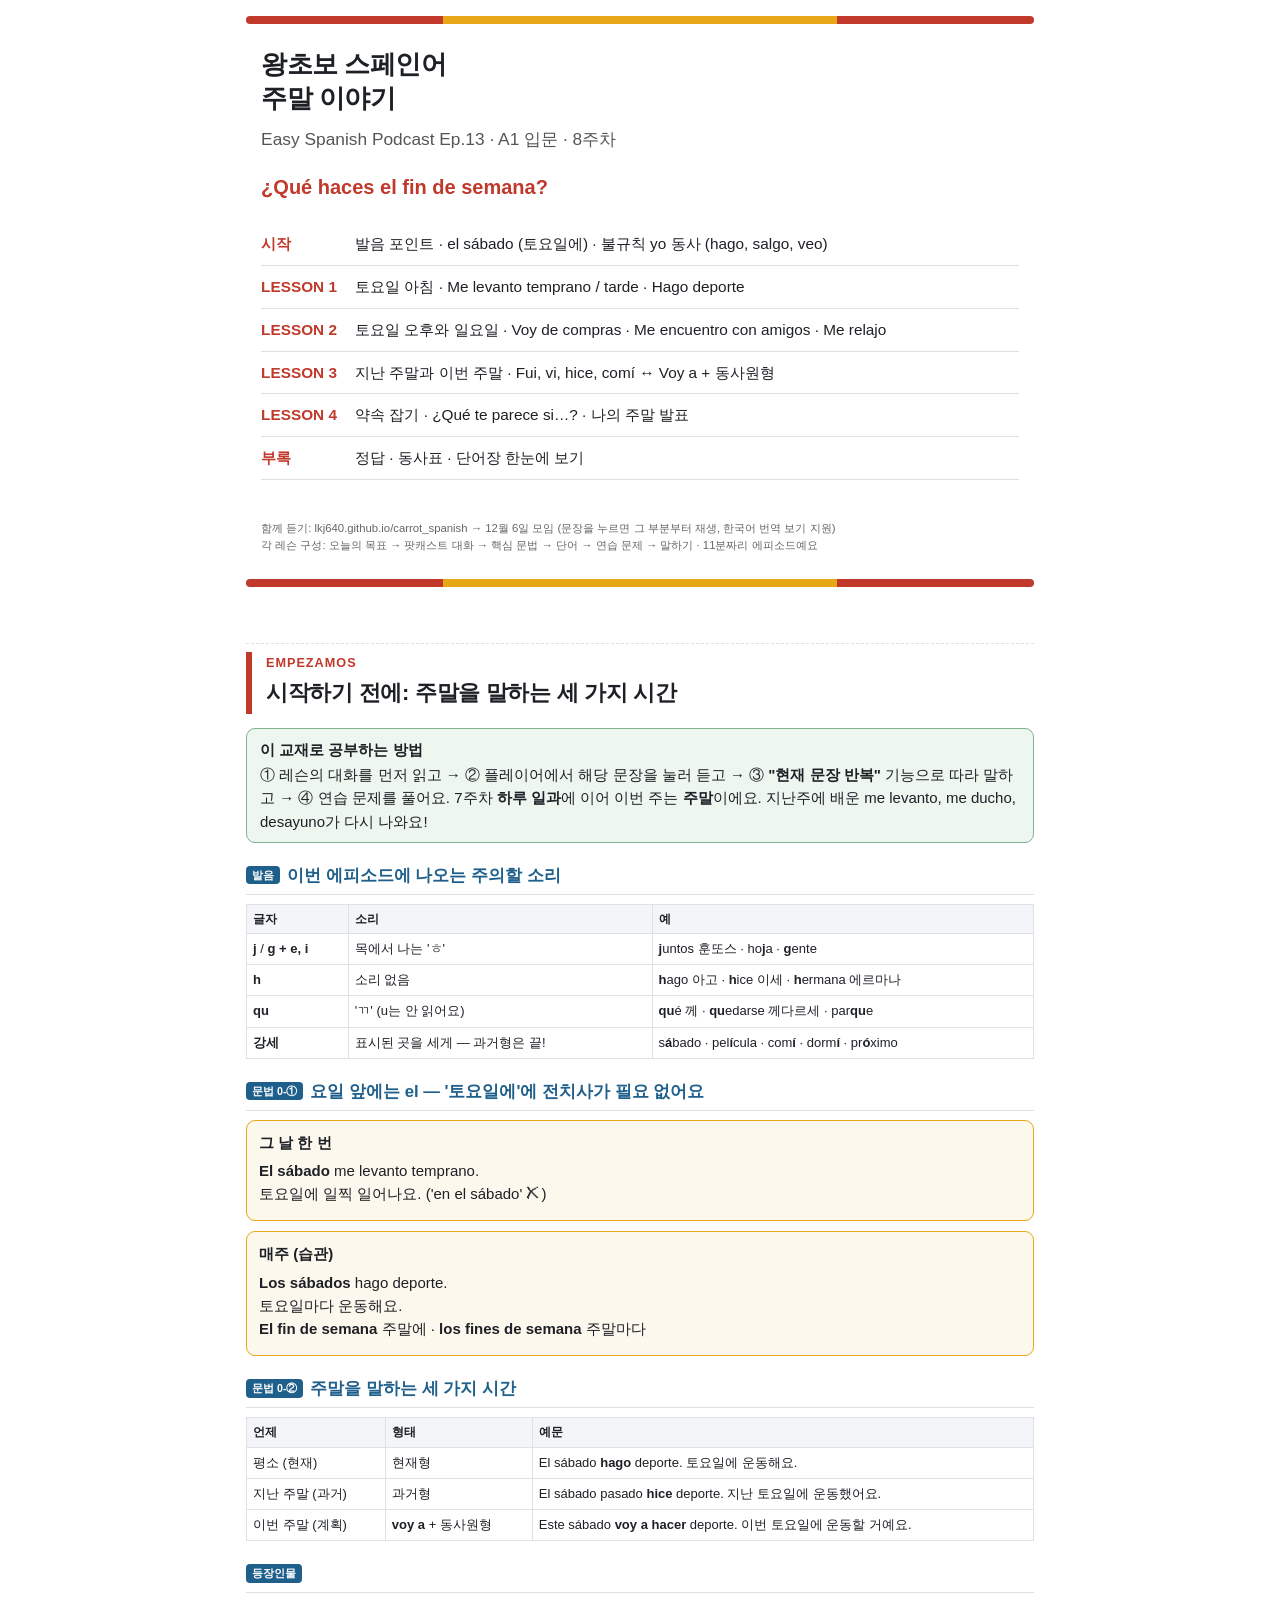
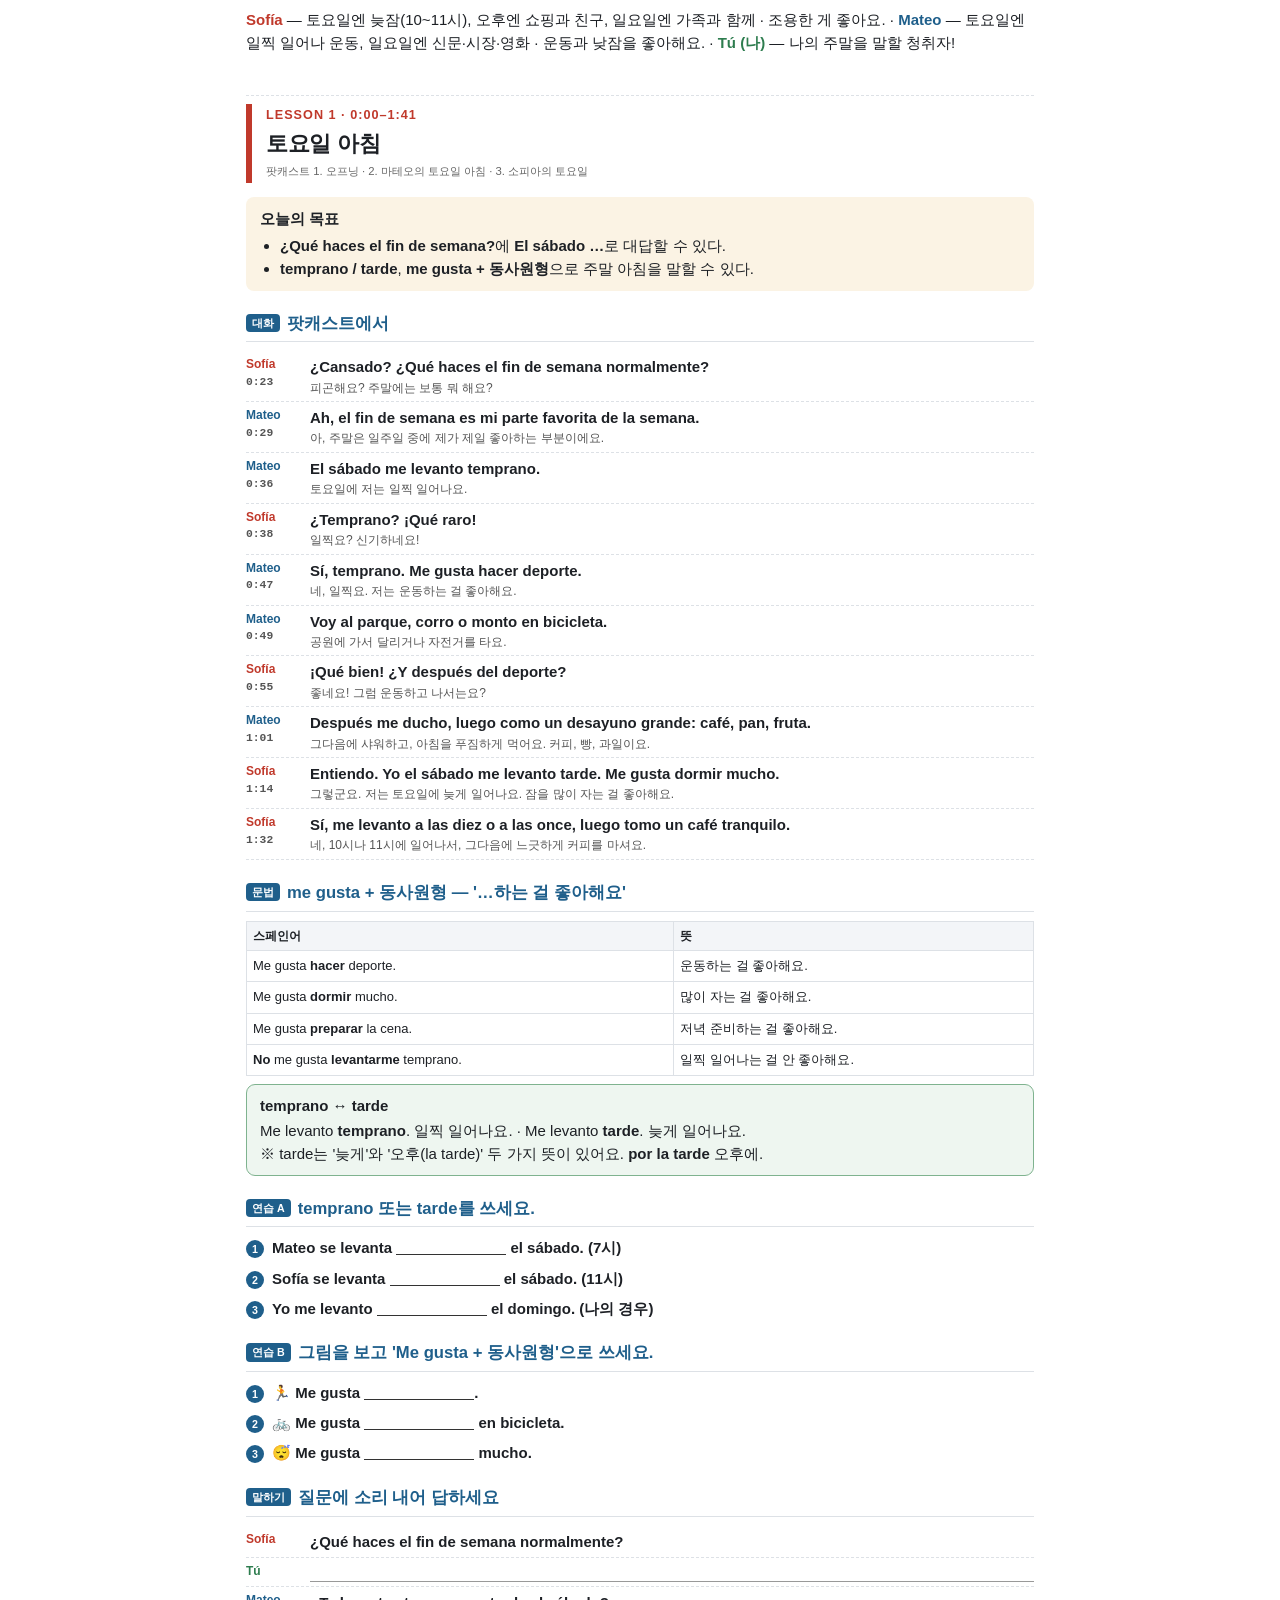
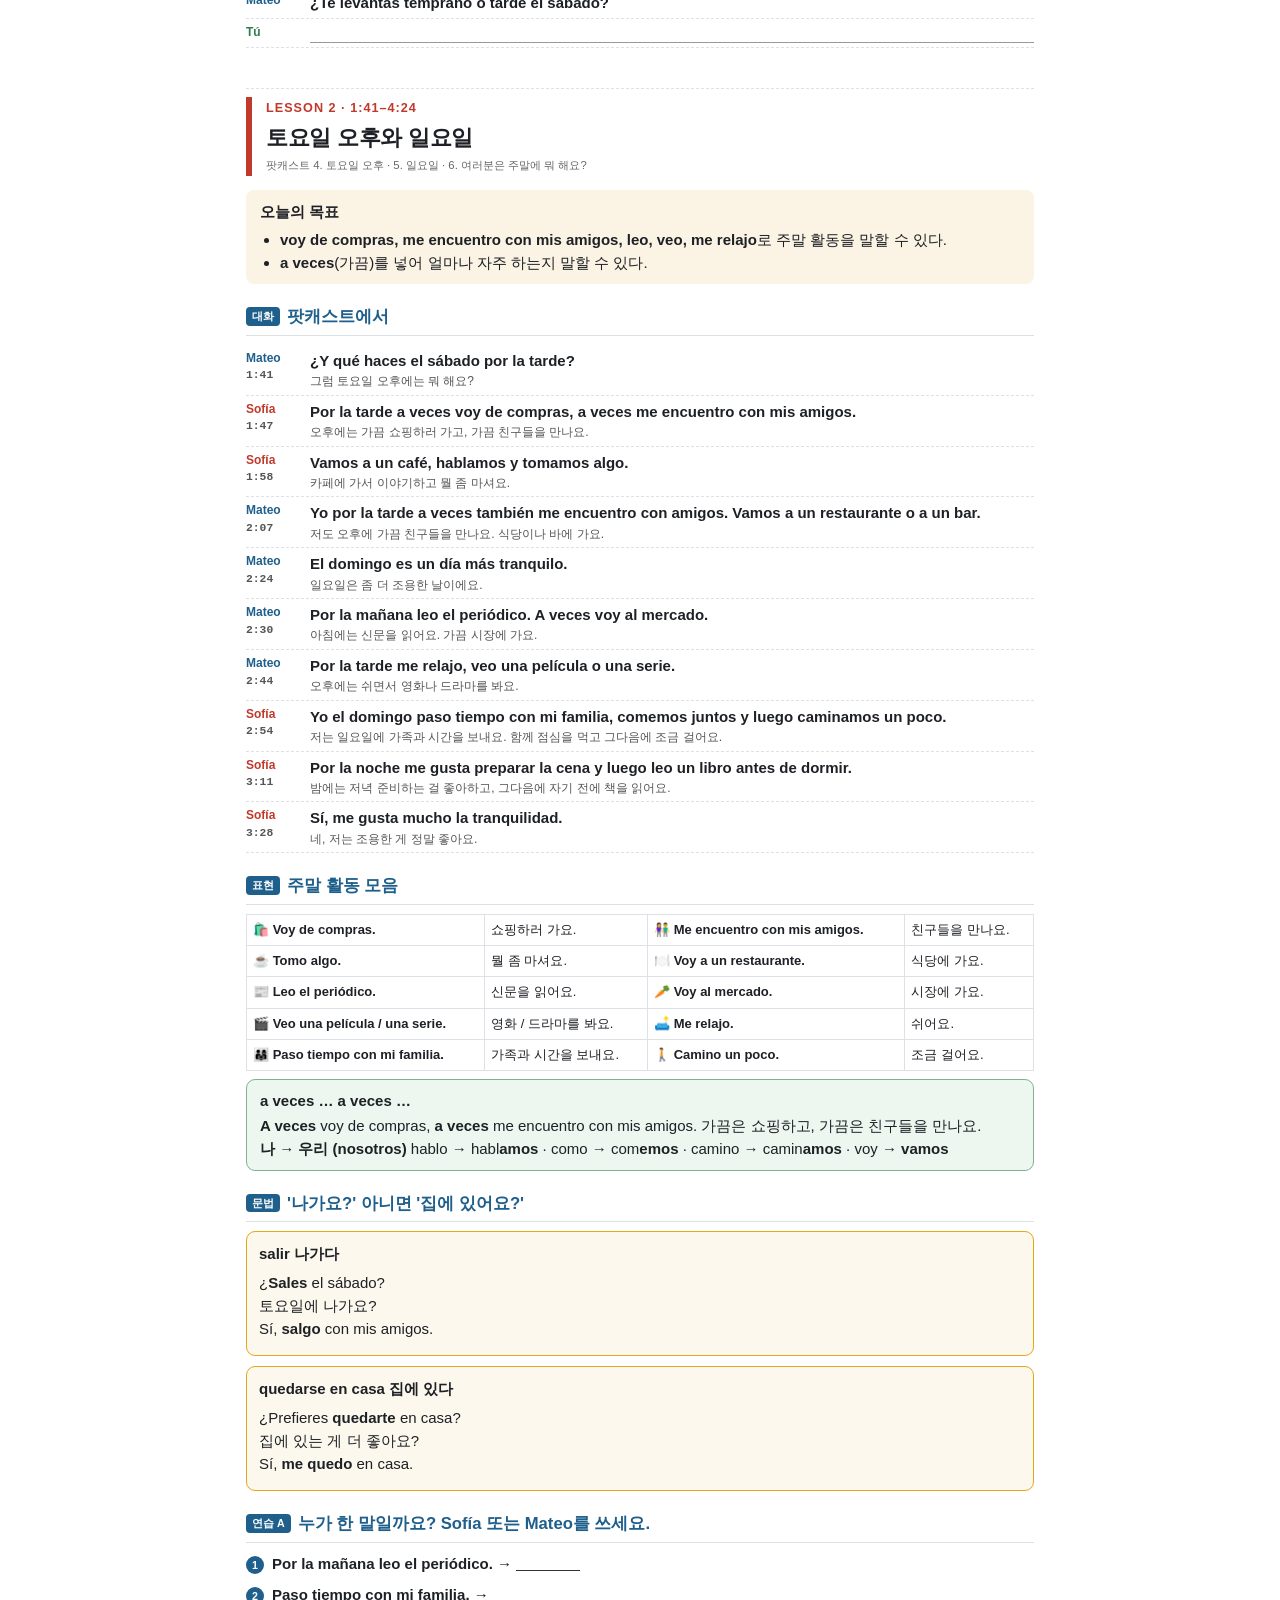
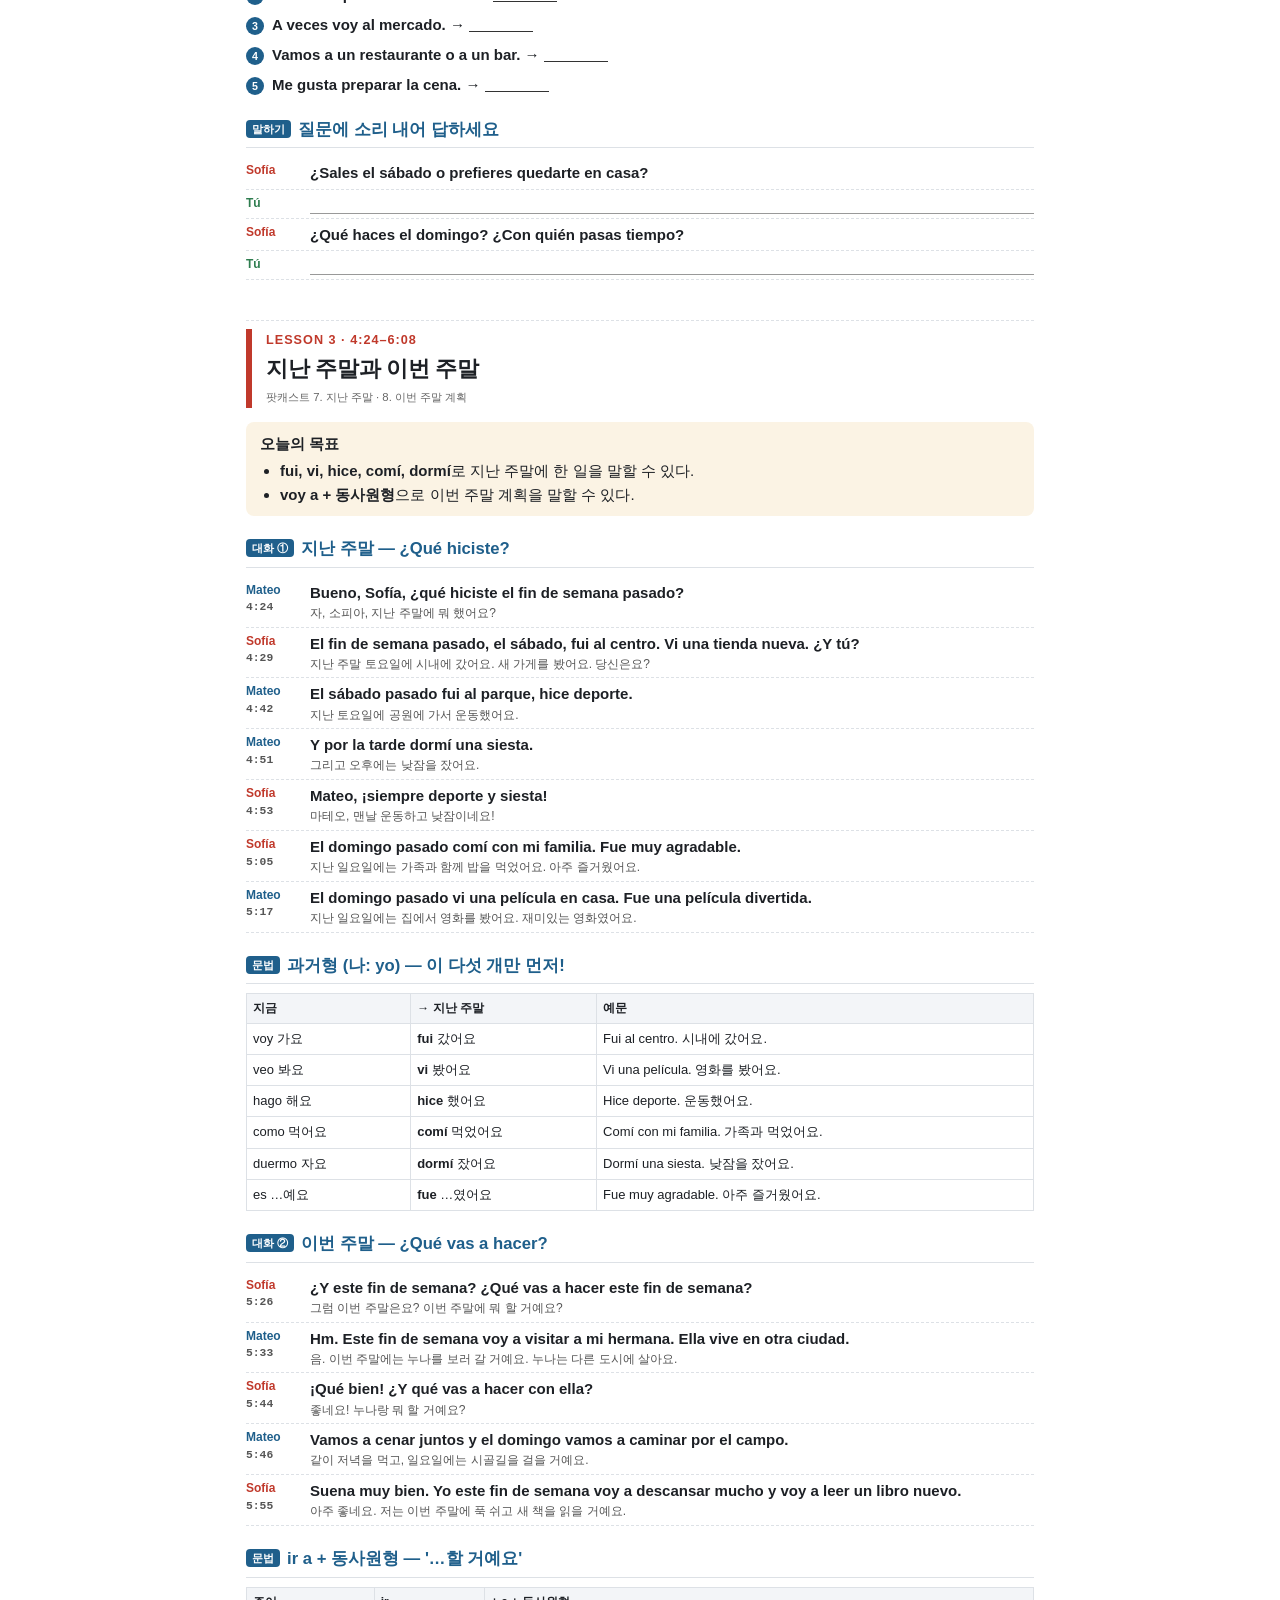
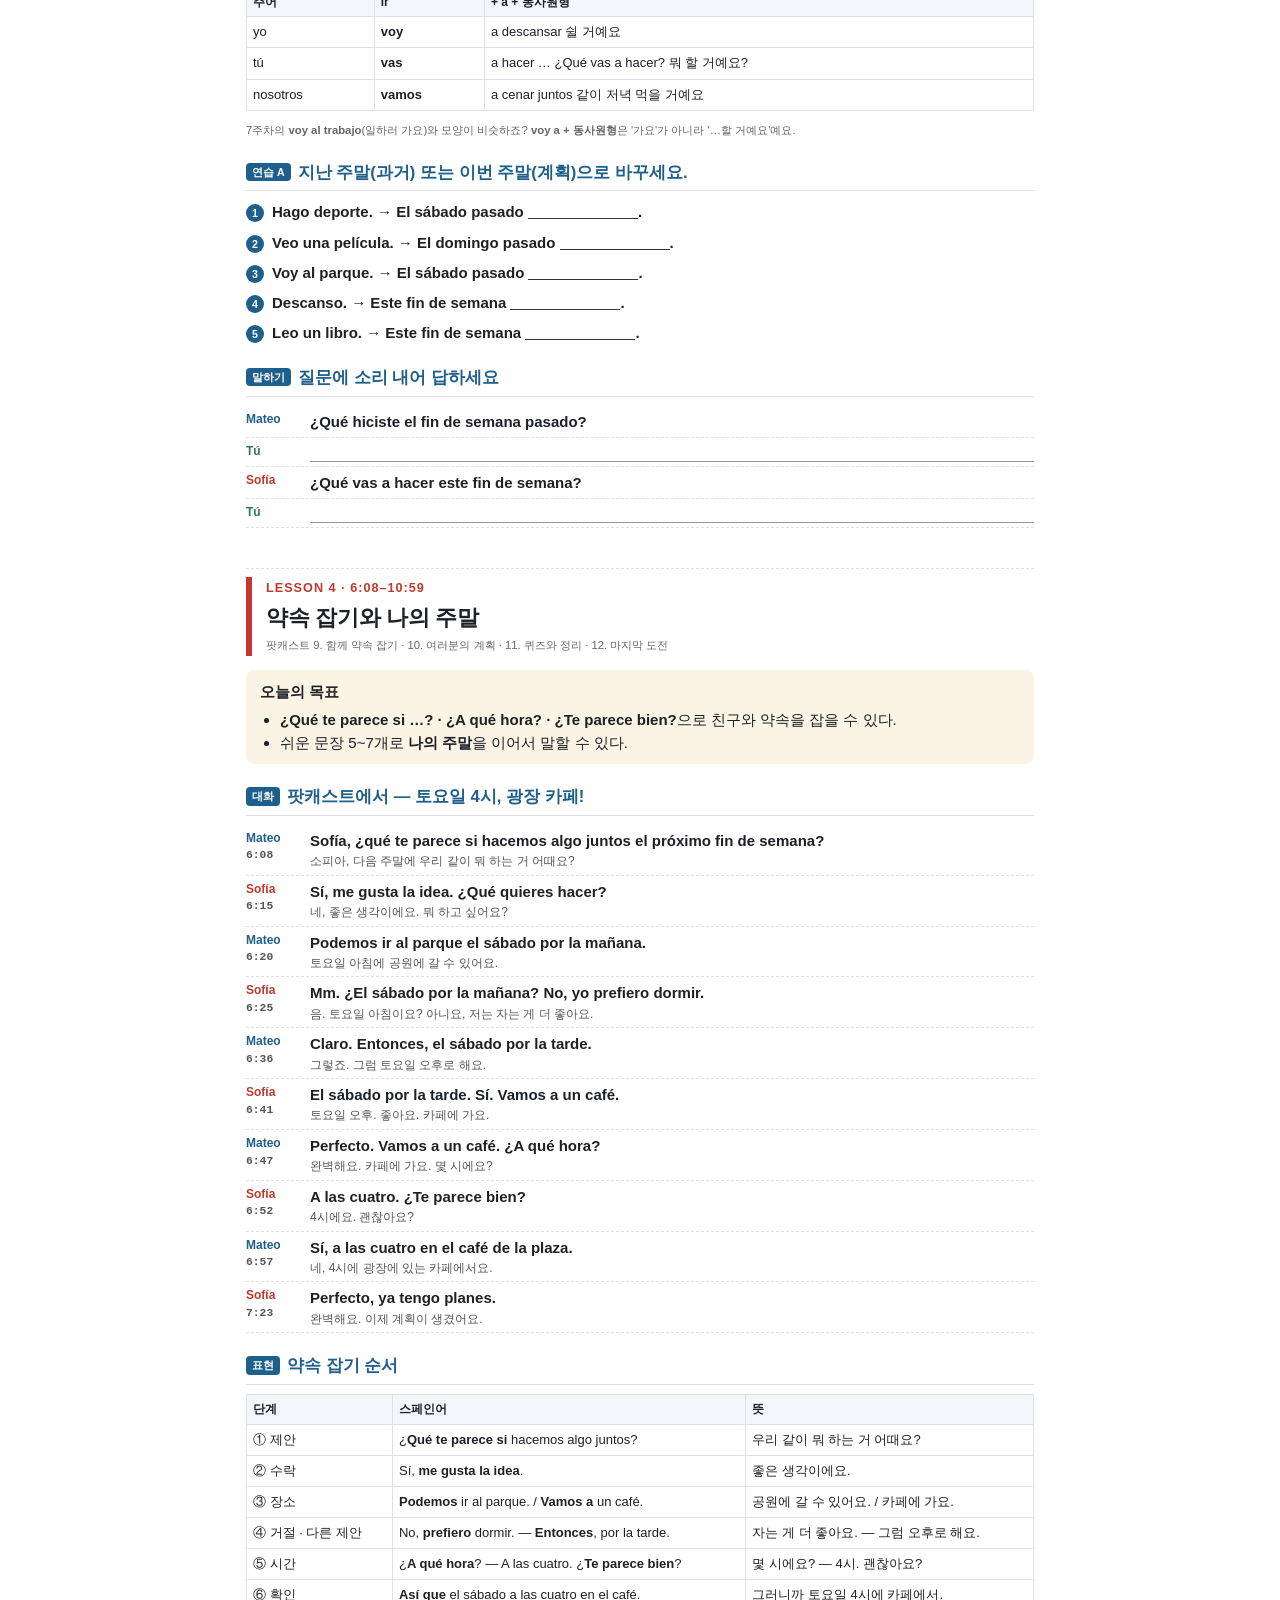
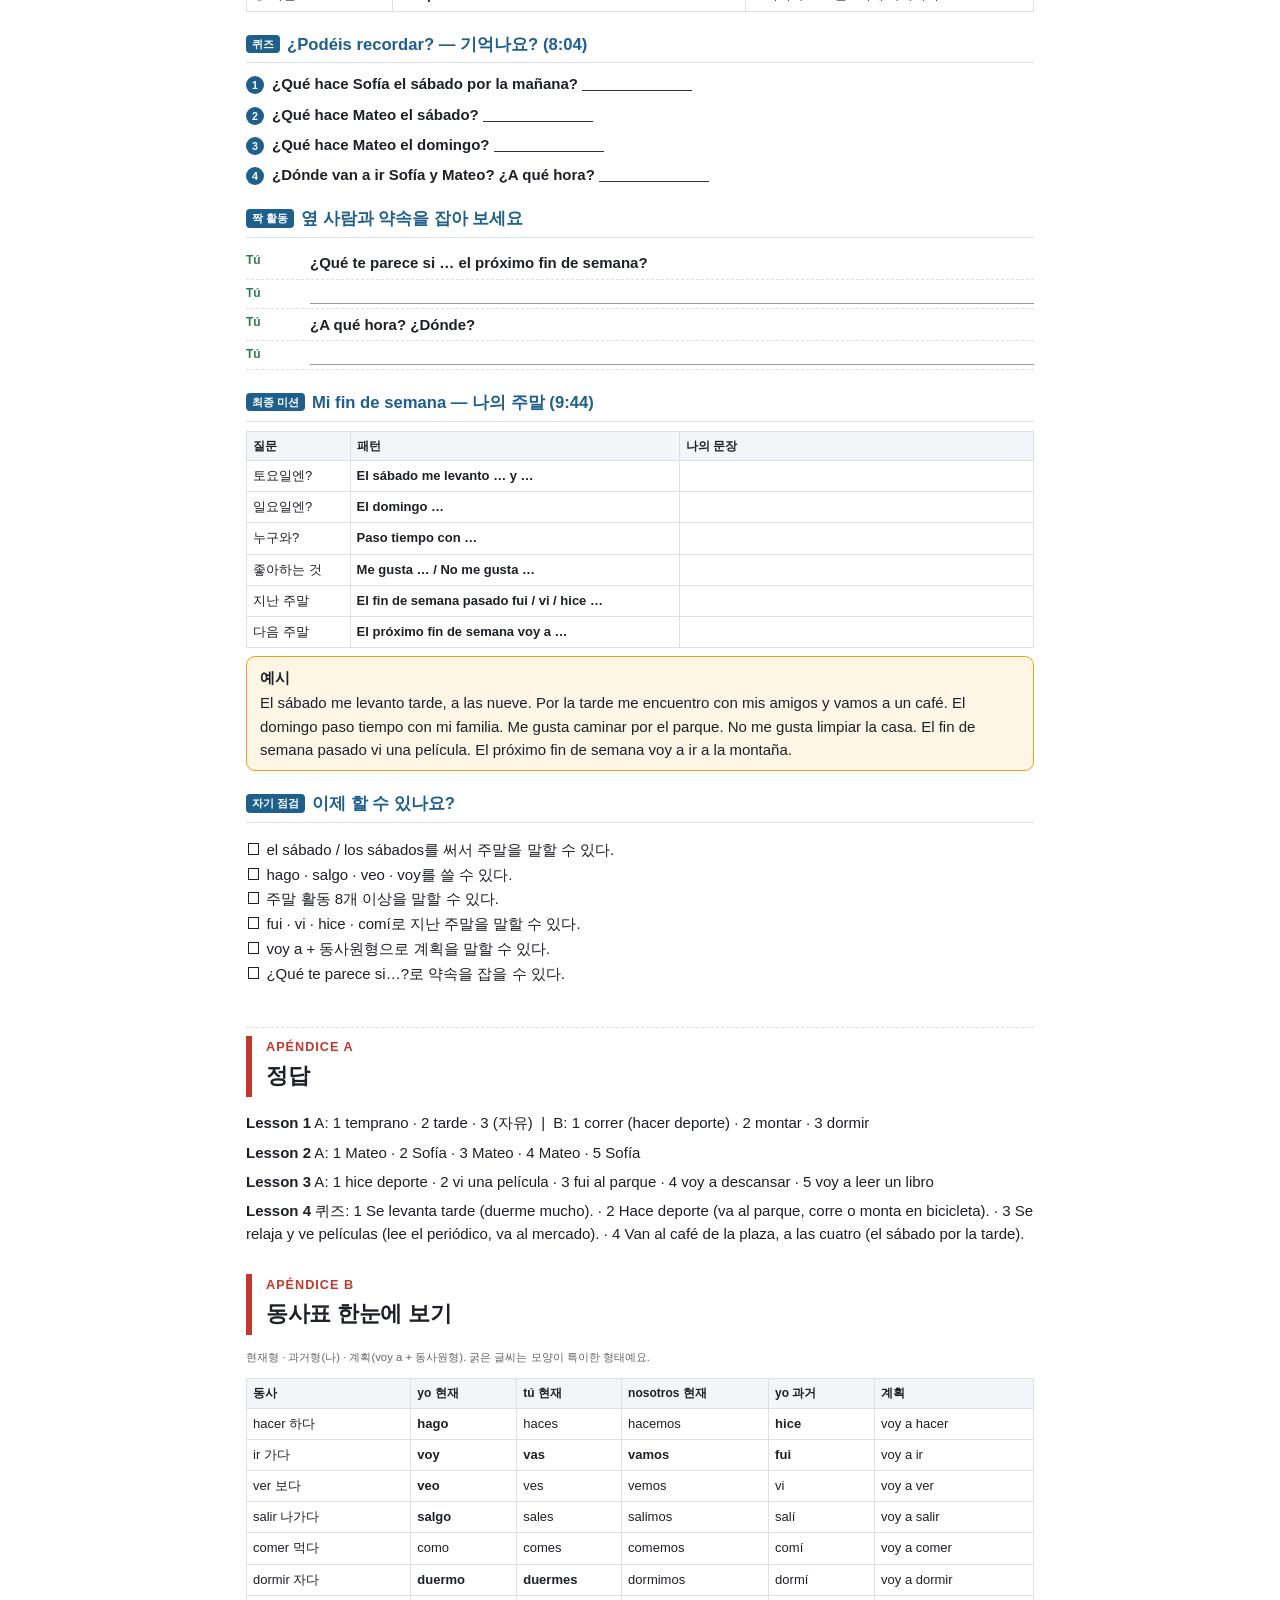
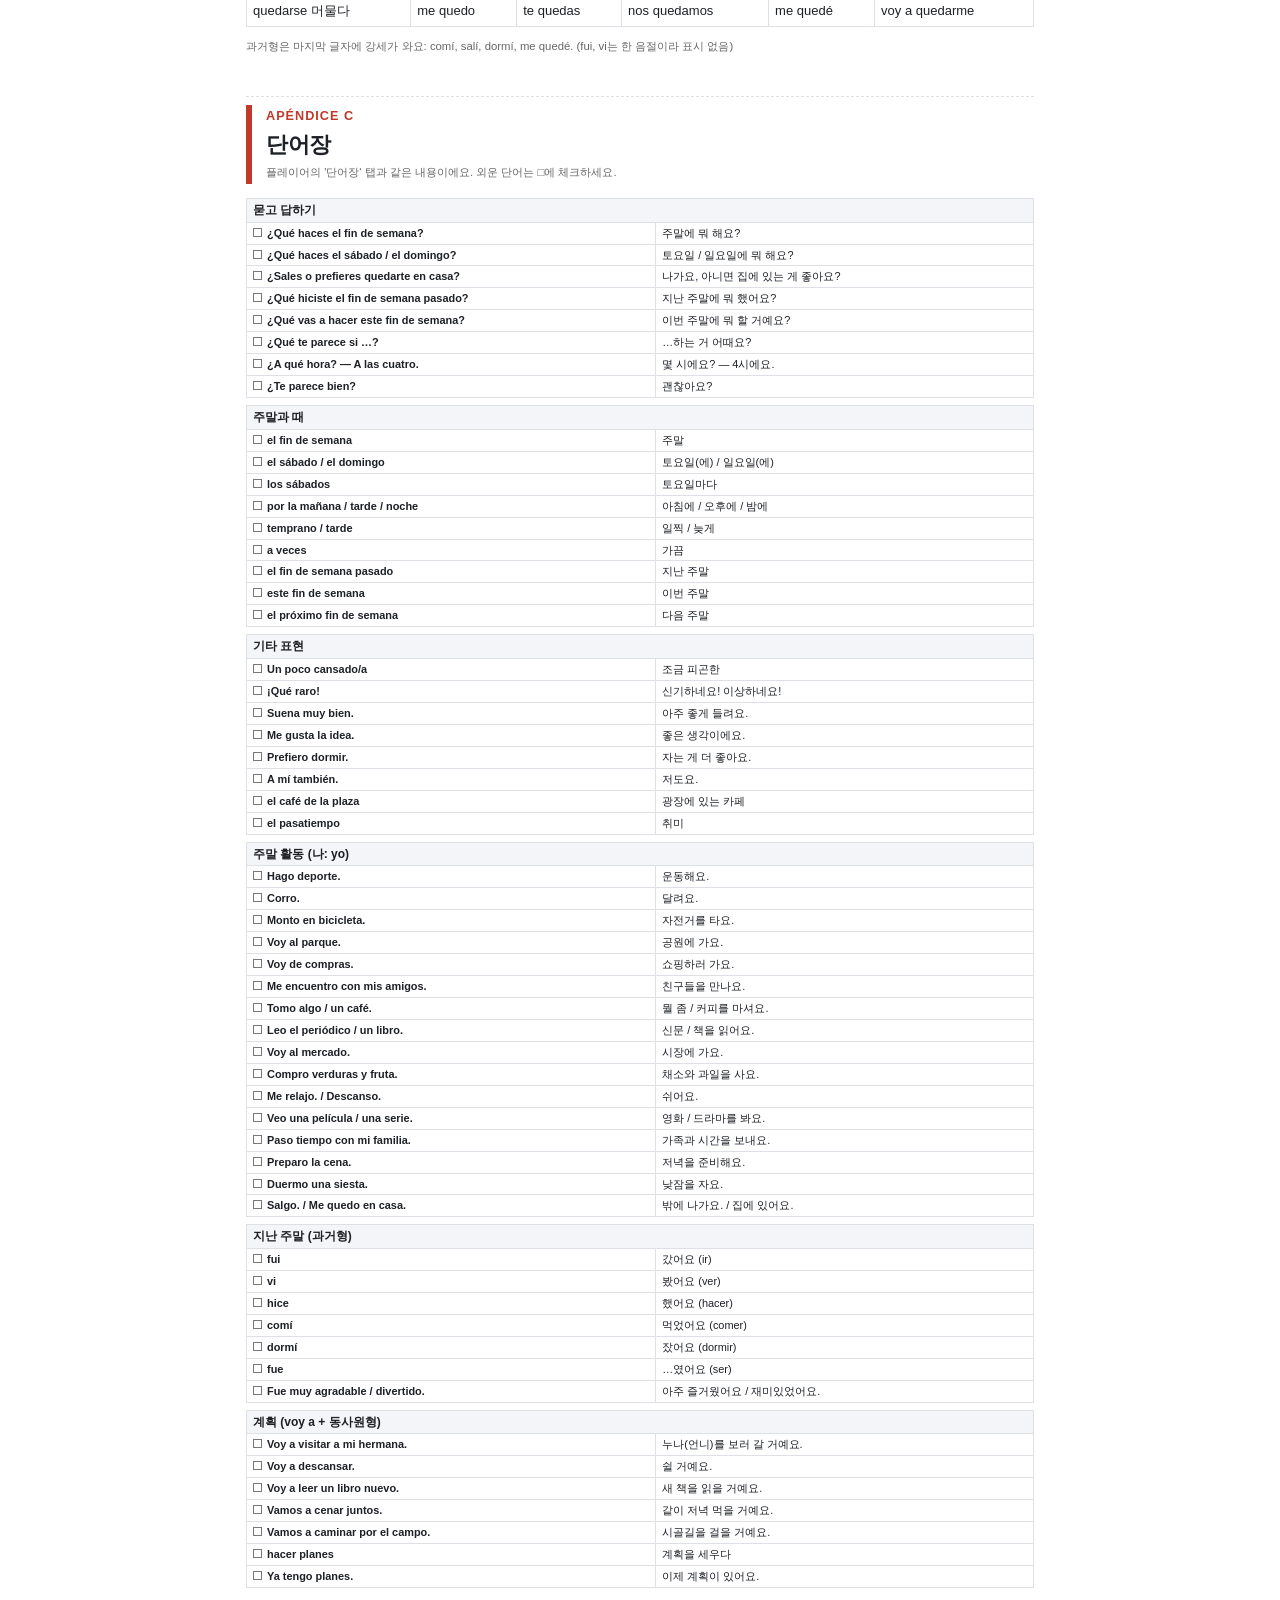
<file: meetings/2026-12-06/workbook.html>
<!doctype html><html lang="ko"><head><meta charset="utf-8"><title>스페인어 주말 이야기 교재 Ep13</title><style>@page{size:A4;margin:16mm 15mm 16mm}
:root{--red:#c0392b;--yel:#e6a817;--blue:#1f5f8b;--grn:#2e7d4f;--line:#dde1e6;--head:#f3f5f8}
*{box-sizing:border-box}
body{margin:0;font-family:"Helvetica Neue","Apple SD Gothic Neo",sans-serif;font-size:10.5pt;line-height:1.55;color:#1d2025;-webkit-print-color-adjust:exact;print-color-adjust:exact}
b{font-weight:700}
.lesson{break-before:page}
.cover{height:262mm;display:flex;flex-direction:column;justify-content:space-between}
.stripe{height:8px;border-radius:4px;background:linear-gradient(90deg,var(--red) 0 25%,var(--yel) 25% 75%,var(--red) 75%)}
.ct{padding:0 4mm;margin-top:-10mm}
.cover h1{font-size:30pt;line-height:1.3;margin:0 0 10px;letter-spacing:-.5px}
.cs{font-size:13pt;color:#555}
.big{color:var(--red);font-size:20pt;font-weight:800;margin:34px 0 26px}
.toc{width:100%;border-collapse:collapse;font-size:11.5pt}
.toc th{color:var(--red);text-align:left;width:82px;padding:9px 0;border-bottom:1px solid var(--line);white-space:nowrap}
.toc td{padding:9px 0 9px 12px;border-bottom:1px solid var(--line)}
.foot{font-size:8.5pt;color:#666;margin-top:40px}
.hd{border-left:6px solid var(--red);padding:2px 0 2px 14px;margin-bottom:14px}
.hd .k{color:var(--red);font-weight:700;letter-spacing:1px;font-size:9.5pt}
.hd h1{margin:2px 0 2px;font-size:20pt;letter-spacing:-.3px}
.hd .s{font-size:8.5pt;color:#666}
.goal{background:#fbf3e4;border-radius:8px;padding:10px 14px;margin:10px 0 16px;break-inside:avoid}
.goal ul{margin:4px 0 0;padding-left:20px}
h2{font-size:12.5pt;color:var(--blue);border-bottom:1px solid var(--line);padding-bottom:5px;margin:20px 0 9px;break-after:avoid}
.tag{display:inline-block;background:var(--blue);color:#fff;font-size:8pt;padding:1px 6px;border-radius:4px;margin-right:7px;vertical-align:2px}
.dlg{margin:4px 0 6px}
.dl{display:flex;gap:12px;border-bottom:1px dashed var(--line);padding:4px 0;break-inside:avoid}
.dw{flex:0 0 58px;font-size:9pt;font-weight:700}
.dw span{display:block;font-family:Menlo,monospace;font-size:8.5pt;color:#555;font-weight:700}
.dw.S{color:var(--red)}.dw.M{color:var(--blue)}.dw.T{color:var(--grn)}
.dl b{display:block}.dl small{display:block;color:#555;font-size:9pt}
.ans{flex:1;border-bottom:1px solid #999;height:20px}
.t{width:100%;border-collapse:collapse;margin:6px 0;font-size:9.8pt;break-inside:avoid}
.t th{background:var(--head);text-align:left;font-size:9pt;padding:6px 8px;border:1px solid var(--line)}
.t td{padding:6px 8px;border:1px solid var(--line);vertical-align:top}
.scale td:first-child{width:34px;text-align:center;font-size:13pt}
.fill td{height:34px}
.mine td{height:27px}.mine td:nth-child(3){width:45%}
.match td{width:50%}
.two{display:flex;gap:10px;margin:6px 0}.two>.box{flex:1}
.box{border:1.3px solid var(--yel);border-radius:9px;padding:10px 12px;background:#fdf8ee;break-inside:avoid}
.box p{margin:5px 0}
.note{border-radius:9px;padding:9px 13px;margin:8px 0;break-inside:avoid}
.note b:first-child{display:block;margin-bottom:2px}
.note.g{background:#eef6f0;border:1.3px solid #7fb38f}
.note.y{background:#fdf6e6;border:1.3px solid var(--yel)}
.note.r{background:#fdeeee;border:1.3px solid #e07b72}
.sm{font-size:8.5pt;color:#666}
.cS{color:var(--red)}.cM{color:var(--blue)}.cT{color:var(--grn)}
ol.q{list-style:none;padding:0;margin:4px 0}
ol.q li{margin:7px 0;font-weight:600;break-inside:avoid}
.n{display:inline-block;width:18px;height:18px;line-height:18px;border-radius:50%;background:var(--blue);color:#fff;font-size:8pt;text-align:center;margin-right:8px;font-weight:700}
.bl{display:inline-block;width:140px;border-bottom:1px solid #333;height:14px;vertical-align:-2px}
.bl.s{width:72px}
.grid4{display:grid;grid-template-columns:repeat(4,1fr);gap:8px 14px;font-weight:600;margin:6px 0}
.grid5{display:grid;grid-template-columns:repeat(5,1fr);gap:8px;font-size:9.5pt;text-align:center}
.grid5>div{border:1px solid var(--line);border-radius:8px;padding:6px}
.story{border:1.3px solid var(--yel);border-radius:9px;padding:11px 14px;font-weight:700;line-height:1.9;font-size:11pt;background:#fffdf7;break-inside:avoid}
.fillp{font-weight:600;line-height:2.4}
ul.chk{list-style:none;padding:0}ul.chk li::before{content:"☐ ";font-size:12pt}
.ans-list p{margin:6px 0}
.vcols{columns:2;column-gap:12px}
.t.v{font-size:8.6pt;margin:0 0 10px}
.t.v td{padding:3px 6px}.t.v td:first-child{width:52%}
.cb{display:inline-block;width:9px;height:9px;border:1px solid #777;margin-right:5px}
/* ---- 화면(웹·모바일)용 ---- */
@media screen{
body{font-size:15px;max-width:820px;margin:0 auto;padding:0 16px 40px;background:#fff}
.lesson{margin-top:40px;padding-top:8px;border-top:1px dashed var(--line)}
.cover{height:auto;gap:24px;padding:16px 0}
.ct{margin-top:0}
.cover h1{font-size:26px}.big{font-size:20px;margin:20px 0}
.hd h1{font-size:22px}
.two{flex-direction:column}
.grid4{grid-template-columns:repeat(2,1fr)}
.grid5{grid-template-columns:repeat(2,1fr)}
.t{font-size:13px}.t td,.t th{padding:5px 6px;overflow-wrap:anywhere}
.vcols{columns:1}
.bl{width:110px}.bl.s{width:64px}
.dw{flex-basis:52px}
}
.vk .t.v{font-size:8.2pt;margin-bottom:7px}.vk .t.v td,.vk .t.v th{padding:2px 6px}</style></head><body><section class="cover"><div class="stripe"></div>
<div class="ct"><h1>왕초보 스페인어<br>주말 이야기</h1>
<div class="cs">Easy Spanish Podcast Ep.13 · A1 입문 · 8주차</div>
<div class="big">¿Qué haces el fin de semana?</div>
<table class="toc">
<tr><th>시작</th><td>발음 포인트 · el sábado (토요일에) · 불규칙 yo 동사 (hago, salgo, veo)</td></tr>
<tr><th>LESSON 1</th><td>토요일 아침 · Me levanto temprano / tarde · Hago deporte</td></tr>
<tr><th>LESSON 2</th><td>토요일 오후와 일요일 · Voy de compras · Me encuentro con amigos · Me relajo</td></tr>
<tr><th>LESSON 3</th><td>지난 주말과 이번 주말 · Fui, vi, hice, comí ↔ Voy a + 동사원형</td></tr>
<tr><th>LESSON 4</th><td>약속 잡기 · ¿Qué te parece si…? · 나의 주말 발표</td></tr>
<tr><th>부록</th><td>정답 · 동사표 · 단어장 한눈에 보기</td></tr>
</table>
<div class="foot">함께 듣기: lkj640.github.io/carrot_spanish → 12월 6일 모임 (문장을 누르면 그 부분부터 재생, 한국어 번역 보기 지원)<br>
각 레슨 구성: 오늘의 목표 → 팟캐스트 대화 → 핵심 문법 → 단어 → 연습 문제 → 말하기 · 11분짜리 에피소드예요</div></div>
<div class="stripe"></div></section><section class="lesson"><div class="hd"><div class="k">EMPEZAMOS</div><h1>시작하기 전에: 주말을 말하는 세 가지 시간</h1></div>
<div class="note g"><b>이 교재로 공부하는 방법</b>① 레슨의 대화를 먼저 읽고 → ② 플레이어에서 해당 문장을 눌러 듣고 → ③ <b>"현재 문장 반복"</b> 기능으로 따라 말하고 → ④ 연습 문제를 풀어요. 7주차 <b>하루 일과</b>에 이어 이번 주는 <b>주말</b>이에요. 지난주에 배운 me levanto, me ducho, desayuno가 다시 나와요!</div>
<h2 class=""><span class="tag">발음</span>이번 에피소드에 나오는 주의할 소리</h2>
<table class="t"><tr><th>글자</th><th>소리</th><th>예</th></tr>
<tr><td><b>j</b> / <b>g + e, i</b></td><td>목에서 나는 'ㅎ'</td><td><b>j</b>untos 훈또스 · ho<b>j</b>a · <b>g</b>ente</td></tr>
<tr><td><b>h</b></td><td>소리 없음</td><td><b>h</b>ago 아고 · <b>h</b>ice 이세 · <b>h</b>ermana 에르마나</td></tr>
<tr><td><b>qu</b></td><td>'ㄲ' (u는 안 읽어요)</td><td><b>qu</b>é 께 · <b>qu</b>edarse 께다르세 · par<b>qu</b>e</td></tr>
<tr><td><b>강세</b></td><td>표시된 곳을 세게 — 과거형은 끝!</td><td>s<b>á</b>bado · pel<b>í</b>cula · com<b>í</b> · dorm<b>í</b> · pr<b>ó</b>ximo</td></tr>
</table>
<h2 class=""><span class="tag">문법 0-①</span>요일 앞에는 el — '토요일에'에 전치사가 필요 없어요</h2>
<div class="two"><div class="box y"><b>그 날 한 번</b>
<p><b>El sábado</b> me levanto temprano.<br>토요일에 일찍 일어나요. ('en el sábado' ✗)</p></div>
<div class="box y"><b>매주 (습관)</b>
<p><b>Los sábados</b> hago deporte.<br>토요일마다 운동해요.<br><b>El fin de semana</b> 주말에 · <b>los fines de semana</b> 주말마다</p></div></div>
<h2 class=""><span class="tag">문법 0-②</span>주말을 말하는 세 가지 시간</h2>
<table class="t"><tr><th>언제</th><th>형태</th><th>예문</th></tr>
<tr><td>평소 (현재)</td><td>현재형</td><td>El sábado <b>hago</b> deporte. 토요일에 운동해요.</td></tr>
<tr><td>지난 주말 (과거)</td><td>과거형</td><td>El sábado pasado <b>hice</b> deporte. 지난 토요일에 운동했어요.</td></tr>
<tr><td>이번 주말 (계획)</td><td><b>voy a</b> + 동사원형</td><td>Este sábado <b>voy a hacer</b> deporte. 이번 토요일에 운동할 거예요.</td></tr></table>

<h2><span class="tag">등장인물</span></h2>
<p><b class="cS">Sofía</b> — 토요일엔 늦잠(10~11시), 오후엔 쇼핑과 친구, 일요일엔 가족과 함께 · 조용한 게 좋아요. · <b class="cM">Mateo</b> — 토요일엔 일찍 일어나 운동, 일요일엔 신문·시장·영화 · 운동과 낮잠을 좋아해요. · <b class="cT">Tú (나)</b> — 나의 주말을 말할 청취자!</p>
</section><section class="lesson"><div class="hd"><div class="k">LESSON 1 · 0:00–1:41</div><h1>토요일 아침</h1><div class="s">팟캐스트 1. 오프닝 · 2. 마테오의 토요일 아침 · 3. 소피아의 토요일</div></div><div class="goal"><b>오늘의 목표</b><ul><li><b>¿Qué haces el fin de semana?</b>에 <b>El sábado …</b>로 대답할 수 있다.</li><li><b>temprano / tarde</b>, <b>me gusta + 동사원형</b>으로 주말 아침을 말할 수 있다.</li></ul></div><h2 class=""><span class="tag">대화</span>팟캐스트에서</h2><div class="dlg"><div class="dl"><div class="dw S">Sofía<span>0:23</span></div><div><b>¿Cansado? ¿Qué haces el fin de semana normalmente?</b><small>피곤해요? 주말에는 보통 뭐 해요?</small></div></div><div class="dl"><div class="dw M">Mateo<span>0:29</span></div><div><b>Ah, el fin de semana es mi parte favorita de la semana.</b><small>아, 주말은 일주일 중에 제가 제일 좋아하는 부분이에요.</small></div></div><div class="dl"><div class="dw M">Mateo<span>0:36</span></div><div><b>El sábado me levanto temprano.</b><small>토요일에 저는 일찍 일어나요.</small></div></div><div class="dl"><div class="dw S">Sofía<span>0:38</span></div><div><b>¿Temprano? ¡Qué raro!</b><small>일찍요? 신기하네요!</small></div></div><div class="dl"><div class="dw M">Mateo<span>0:47</span></div><div><b>Sí, temprano. Me gusta hacer deporte.</b><small>네, 일찍요. 저는 운동하는 걸 좋아해요.</small></div></div><div class="dl"><div class="dw M">Mateo<span>0:49</span></div><div><b>Voy al parque, corro o monto en bicicleta.</b><small>공원에 가서 달리거나 자전거를 타요.</small></div></div><div class="dl"><div class="dw S">Sofía<span>0:55</span></div><div><b>¡Qué bien! ¿Y después del deporte?</b><small>좋네요! 그럼 운동하고 나서는요?</small></div></div><div class="dl"><div class="dw M">Mateo<span>1:01</span></div><div><b>Después me ducho, luego como un desayuno grande: café, pan, fruta.</b><small>그다음에 샤워하고, 아침을 푸짐하게 먹어요. 커피, 빵, 과일이요.</small></div></div><div class="dl"><div class="dw S">Sofía<span>1:14</span></div><div><b>Entiendo. Yo el sábado me levanto tarde. Me gusta dormir mucho.</b><small>그렇군요. 저는 토요일에 늦게 일어나요. 잠을 많이 자는 걸 좋아해요.</small></div></div><div class="dl"><div class="dw S">Sofía<span>1:32</span></div><div><b>Sí, me levanto a las diez o a las once, luego tomo un café tranquilo.</b><small>네, 10시나 11시에 일어나서, 그다음에 느긋하게 커피를 마셔요.</small></div></div></div><h2 class=""><span class="tag">문법</span>me gusta + 동사원형 — '…하는 걸 좋아해요'</h2><table class="t"><tr><th>스페인어</th><th>뜻</th></tr>
<tr><td>Me gusta <b>hacer</b> deporte.</td><td>운동하는 걸 좋아해요.</td></tr>
<tr><td>Me gusta <b>dormir</b> mucho.</td><td>많이 자는 걸 좋아해요.</td></tr>
<tr><td>Me gusta <b>preparar</b> la cena.</td><td>저녁 준비하는 걸 좋아해요.</td></tr>
<tr><td><b>No</b> me gusta <b>levantarme</b> temprano.</td><td>일찍 일어나는 걸 안 좋아해요.</td></tr></table>
<div class="note g"><b>temprano ↔ tarde</b> Me levanto <b>temprano</b>. 일찍 일어나요. · Me levanto <b>tarde</b>. 늦게 일어나요.
<br>※ tarde는 '늦게'와 '오후(la tarde)' 두 가지 뜻이 있어요. <b>por la tarde</b> 오후에.</div><h2 class=""><span class="tag">연습 A</span>temprano 또는 tarde를 쓰세요.</h2><ol class="q"><li><span class=n>1</span>Mateo se levanta <span class="bl"></span> el sábado. (7시)</li><li><span class=n>2</span>Sofía se levanta <span class="bl"></span> el sábado. (11시)</li><li><span class=n>3</span>Yo me levanto <span class="bl"></span> el domingo. (나의 경우)</li></ol><h2 class=""><span class="tag">연습 B</span>그림을 보고 'Me gusta + 동사원형'으로 쓰세요.</h2><ol class="q"><li><span class=n>1</span>🏃 Me gusta <span class="bl"></span>.</li><li><span class=n>2</span>🚲 Me gusta <span class="bl"></span> en bicicleta.</li><li><span class=n>3</span>😴 Me gusta <span class="bl"></span> mucho.</li></ol><h2 class=""><span class="tag">말하기</span>질문에 소리 내어 답하세요</h2><div class="dlg"><div class="dl"><div class="dw S">Sofía</div><div><b>¿Qué haces el fin de semana normalmente?</b></div></div><div class="dl"><div class="dw T">Tú</div><div class="ans"></div></div><div class="dl"><div class="dw M">Mateo</div><div><b>¿Te levantas temprano o tarde el sábado?</b></div></div><div class="dl"><div class="dw T">Tú</div><div class="ans"></div></div></div></section><section class="lesson"><div class="hd"><div class="k">LESSON 2 · 1:41–4:24</div><h1>토요일 오후와 일요일</h1><div class="s">팟캐스트 4. 토요일 오후 · 5. 일요일 · 6. 여러분은 주말에 뭐 해요?</div></div><div class="goal"><b>오늘의 목표</b><ul><li><b>voy de compras, me encuentro con mis amigos, leo, veo, me relajo</b>로 주말 활동을 말할 수 있다.</li><li><b>a veces</b>(가끔)를 넣어 얼마나 자주 하는지 말할 수 있다.</li></ul></div><h2 class=""><span class="tag">대화</span>팟캐스트에서</h2><div class="dlg"><div class="dl"><div class="dw M">Mateo<span>1:41</span></div><div><b>¿Y qué haces el sábado por la tarde?</b><small>그럼 토요일 오후에는 뭐 해요?</small></div></div><div class="dl"><div class="dw S">Sofía<span>1:47</span></div><div><b>Por la tarde a veces voy de compras, a veces me encuentro con mis amigos.</b><small>오후에는 가끔 쇼핑하러 가고, 가끔 친구들을 만나요.</small></div></div><div class="dl"><div class="dw S">Sofía<span>1:58</span></div><div><b>Vamos a un café, hablamos y tomamos algo.</b><small>카페에 가서 이야기하고 뭘 좀 마셔요.</small></div></div><div class="dl"><div class="dw M">Mateo<span>2:07</span></div><div><b>Yo por la tarde a veces también me encuentro con amigos. Vamos a un restaurante o a un bar.</b><small>저도 오후에 가끔 친구들을 만나요. 식당이나 바에 가요.</small></div></div><div class="dl"><div class="dw M">Mateo<span>2:24</span></div><div><b>El domingo es un día más tranquilo.</b><small>일요일은 좀 더 조용한 날이에요.</small></div></div><div class="dl"><div class="dw M">Mateo<span>2:30</span></div><div><b>Por la mañana leo el periódico. A veces voy al mercado.</b><small>아침에는 신문을 읽어요. 가끔 시장에 가요.</small></div></div><div class="dl"><div class="dw M">Mateo<span>2:44</span></div><div><b>Por la tarde me relajo, veo una película o una serie.</b><small>오후에는 쉬면서 영화나 드라마를 봐요.</small></div></div><div class="dl"><div class="dw S">Sofía<span>2:54</span></div><div><b>Yo el domingo paso tiempo con mi familia, comemos juntos y luego caminamos un poco.</b><small>저는 일요일에 가족과 시간을 보내요. 함께 점심을 먹고 그다음에 조금 걸어요.</small></div></div><div class="dl"><div class="dw S">Sofía<span>3:11</span></div><div><b>Por la noche me gusta preparar la cena y luego leo un libro antes de dormir.</b><small>밤에는 저녁 준비하는 걸 좋아하고, 그다음에 자기 전에 책을 읽어요.</small></div></div><div class="dl"><div class="dw S">Sofía<span>3:28</span></div><div><b>Sí, me gusta mucho la tranquilidad.</b><small>네, 저는 조용한 게 정말 좋아요.</small></div></div></div><h2 class=""><span class="tag">표현</span>주말 활동 모음</h2><table class="t"><tr><td>🛍️ <b>Voy de compras.</b></td><td>쇼핑하러 가요.</td><td>👫 <b>Me encuentro con mis amigos.</b></td><td>친구들을 만나요.</td></tr>
<tr><td>☕ <b>Tomo algo.</b></td><td>뭘 좀 마셔요.</td><td>🍽️ <b>Voy a un restaurante.</b></td><td>식당에 가요.</td></tr>
<tr><td>📰 <b>Leo el periódico.</b></td><td>신문을 읽어요.</td><td>🥕 <b>Voy al mercado.</b></td><td>시장에 가요.</td></tr>
<tr><td>🎬 <b>Veo una película / una serie.</b></td><td>영화 / 드라마를 봐요.</td><td>🛋️ <b>Me relajo.</b></td><td>쉬어요.</td></tr>
<tr><td>👨‍👩‍👧 <b>Paso tiempo con mi familia.</b></td><td>가족과 시간을 보내요.</td><td>🚶 <b>Camino un poco.</b></td><td>조금 걸어요.</td></tr></table>
<div class="note g"><b>a veces … a veces …</b> <b>A veces</b> voy de compras, <b>a veces</b> me encuentro con mis amigos. 가끔은 쇼핑하고, 가끔은 친구들을 만나요.
<br><b>나 → 우리 (nosotros)</b> hablo → habl<b>amos</b> · como → com<b>emos</b> · camino → camin<b>amos</b> · voy → <b>vamos</b></div>
<h2 class=""><span class="tag">문법</span>'나가요?' 아니면 '집에 있어요?'</h2>
<div class="two"><div class="box y"><b>salir 나가다</b>
<p>¿<b>Sales</b> el sábado?<br>토요일에 나가요?<br>Sí, <b>salgo</b> con mis amigos.</p></div>
<div class="box y"><b>quedarse en casa 집에 있다</b>
<p>¿Prefieres <b>quedarte</b> en casa?<br>집에 있는 게 더 좋아요?<br>Sí, <b>me quedo</b> en casa.</p></div></div>
<h2 class=""><span class="tag">연습 A</span>누가 한 말일까요? Sofía 또는 Mateo를 쓰세요.</h2><ol class="q"><li><span class=n>1</span>Por la mañana leo el periódico. → <span class="bl s"></span></li><li><span class=n>2</span>Paso tiempo con mi familia. → <span class="bl s"></span></li><li><span class=n>3</span>A veces voy al mercado. → <span class="bl s"></span></li><li><span class=n>4</span>Vamos a un restaurante o a un bar. → <span class="bl s"></span></li><li><span class=n>5</span>Me gusta preparar la cena. → <span class="bl s"></span></li></ol><h2 class=""><span class="tag">말하기</span>질문에 소리 내어 답하세요</h2><div class="dlg"><div class="dl"><div class="dw S">Sofía</div><div><b>¿Sales el sábado o prefieres quedarte en casa?</b></div></div><div class="dl"><div class="dw T">Tú</div><div class="ans"></div></div><div class="dl"><div class="dw S">Sofía</div><div><b>¿Qué haces el domingo? ¿Con quién pasas tiempo?</b></div></div><div class="dl"><div class="dw T">Tú</div><div class="ans"></div></div></div></section><section class="lesson"><div class="hd"><div class="k">LESSON 3 · 4:24–6:08</div><h1>지난 주말과 이번 주말</h1><div class="s">팟캐스트 7. 지난 주말 · 8. 이번 주말 계획</div></div><div class="goal"><b>오늘의 목표</b><ul><li><b>fui, vi, hice, comí, dormí</b>로 지난 주말에 한 일을 말할 수 있다.</li><li><b>voy a + 동사원형</b>으로 이번 주말 계획을 말할 수 있다.</li></ul></div><h2 class=""><span class="tag">대화 ①</span>지난 주말 — ¿Qué hiciste?</h2><div class="dlg"><div class="dl"><div class="dw M">Mateo<span>4:24</span></div><div><b>Bueno, Sofía, ¿qué hiciste el fin de semana pasado?</b><small>자, 소피아, 지난 주말에 뭐 했어요?</small></div></div><div class="dl"><div class="dw S">Sofía<span>4:29</span></div><div><b>El fin de semana pasado, el sábado, fui al centro. Vi una tienda nueva. ¿Y tú?</b><small>지난 주말 토요일에 시내에 갔어요. 새 가게를 봤어요. 당신은요?</small></div></div><div class="dl"><div class="dw M">Mateo<span>4:42</span></div><div><b>El sábado pasado fui al parque, hice deporte.</b><small>지난 토요일에 공원에 가서 운동했어요.</small></div></div><div class="dl"><div class="dw M">Mateo<span>4:51</span></div><div><b>Y por la tarde dormí una siesta.</b><small>그리고 오후에는 낮잠을 잤어요.</small></div></div><div class="dl"><div class="dw S">Sofía<span>4:53</span></div><div><b>Mateo, ¡siempre deporte y siesta!</b><small>마테오, 맨날 운동하고 낮잠이네요!</small></div></div><div class="dl"><div class="dw S">Sofía<span>5:05</span></div><div><b>El domingo pasado comí con mi familia. Fue muy agradable.</b><small>지난 일요일에는 가족과 함께 밥을 먹었어요. 아주 즐거웠어요.</small></div></div><div class="dl"><div class="dw M">Mateo<span>5:17</span></div><div><b>El domingo pasado vi una película en casa. Fue una película divertida.</b><small>지난 일요일에는 집에서 영화를 봤어요. 재미있는 영화였어요.</small></div></div></div><h2 class=""><span class="tag">문법</span>과거형 (나: yo) — 이 다섯 개만 먼저!</h2><table class="t"><tr><th>지금</th><th>→ 지난 주말</th><th>예문</th></tr>
<tr><td>voy 가요</td><td><b>fui</b> 갔어요</td><td>Fui al centro. 시내에 갔어요.</td></tr>
<tr><td>veo 봐요</td><td><b>vi</b> 봤어요</td><td>Vi una película. 영화를 봤어요.</td></tr>
<tr><td>hago 해요</td><td><b>hice</b> 했어요</td><td>Hice deporte. 운동했어요.</td></tr>
<tr><td>como 먹어요</td><td><b>comí</b> 먹었어요</td><td>Comí con mi familia. 가족과 먹었어요.</td></tr>
<tr><td>duermo 자요</td><td><b>dormí</b> 잤어요</td><td>Dormí una siesta. 낮잠을 잤어요.</td></tr>
<tr><td>es …예요</td><td><b>fue</b> …였어요</td><td>Fue muy agradable. 아주 즐거웠어요.</td></tr></table><h2 class=""><span class="tag">대화 ②</span>이번 주말 — ¿Qué vas a hacer?</h2><div class="dlg"><div class="dl"><div class="dw S">Sofía<span>5:26</span></div><div><b>¿Y este fin de semana? ¿Qué vas a hacer este fin de semana?</b><small>그럼 이번 주말은요? 이번 주말에 뭐 할 거예요?</small></div></div><div class="dl"><div class="dw M">Mateo<span>5:33</span></div><div><b>Hm. Este fin de semana voy a visitar a mi hermana. Ella vive en otra ciudad.</b><small>음. 이번 주말에는 누나를 보러 갈 거예요. 누나는 다른 도시에 살아요.</small></div></div><div class="dl"><div class="dw S">Sofía<span>5:44</span></div><div><b>¡Qué bien! ¿Y qué vas a hacer con ella?</b><small>좋네요! 누나랑 뭐 할 거예요?</small></div></div><div class="dl"><div class="dw M">Mateo<span>5:46</span></div><div><b>Vamos a cenar juntos y el domingo vamos a caminar por el campo.</b><small>같이 저녁을 먹고, 일요일에는 시골길을 걸을 거예요.</small></div></div><div class="dl"><div class="dw S">Sofía<span>5:55</span></div><div><b>Suena muy bien. Yo este fin de semana voy a descansar mucho y voy a leer un libro nuevo.</b><small>아주 좋네요. 저는 이번 주말에 푹 쉬고 새 책을 읽을 거예요.</small></div></div></div><h2 class=""><span class="tag">문법</span>ir a + 동사원형 — '…할 거예요'</h2><table class="t"><tr><th>주어</th><th>ir</th><th>+ a + 동사원형</th></tr>
<tr><td>yo</td><td><b>voy</b></td><td>a descansar 쉴 거예요</td></tr>
<tr><td>tú</td><td><b>vas</b></td><td>a hacer … ¿Qué vas a hacer? 뭐 할 거예요?</td></tr>
<tr><td>nosotros</td><td><b>vamos</b></td><td>a cenar juntos 같이 저녁 먹을 거예요</td></tr></table>
<p class="sm">7주차의 <b>voy al trabajo</b>(일하러 가요)와 모양이 비슷하죠? <b>voy a + 동사원형</b>은 '가요'가 아니라 '…할 거예요'예요.</p><h2 class=""><span class="tag">연습 A</span>지난 주말(과거) 또는 이번 주말(계획)으로 바꾸세요.</h2><ol class="q"><li><span class=n>1</span>Hago deporte. → El sábado pasado <span class="bl"></span>.</li><li><span class=n>2</span>Veo una película. → El domingo pasado <span class="bl"></span>.</li><li><span class=n>3</span>Voy al parque. → El sábado pasado <span class="bl"></span>.</li><li><span class=n>4</span>Descanso. → Este fin de semana <span class="bl"></span>.</li><li><span class=n>5</span>Leo un libro. → Este fin de semana <span class="bl"></span>.</li></ol><h2 class=""><span class="tag">말하기</span>질문에 소리 내어 답하세요</h2><div class="dlg"><div class="dl"><div class="dw M">Mateo</div><div><b>¿Qué hiciste el fin de semana pasado?</b></div></div><div class="dl"><div class="dw T">Tú</div><div class="ans"></div></div><div class="dl"><div class="dw S">Sofía</div><div><b>¿Qué vas a hacer este fin de semana?</b></div></div><div class="dl"><div class="dw T">Tú</div><div class="ans"></div></div></div></section><section class="lesson"><div class="hd"><div class="k">LESSON 4 · 6:08–10:59</div><h1>약속 잡기와 나의 주말</h1><div class="s">팟캐스트 9. 함께 약속 잡기 · 10. 여러분의 계획 · 11. 퀴즈와 정리 · 12. 마지막 도전</div></div><div class="goal"><b>오늘의 목표</b><ul><li><b>¿Qué te parece si …? · ¿A qué hora? · ¿Te parece bien?</b>으로 친구와 약속을 잡을 수 있다.</li><li>쉬운 문장 5~7개로 <b>나의 주말</b>을 이어서 말할 수 있다.</li></ul></div><h2 class=""><span class="tag">대화</span>팟캐스트에서 — 토요일 4시, 광장 카페!</h2><div class="dlg"><div class="dl"><div class="dw M">Mateo<span>6:08</span></div><div><b>Sofía, ¿qué te parece si hacemos algo juntos el próximo fin de semana?</b><small>소피아, 다음 주말에 우리 같이 뭐 하는 거 어때요?</small></div></div><div class="dl"><div class="dw S">Sofía<span>6:15</span></div><div><b>Sí, me gusta la idea. ¿Qué quieres hacer?</b><small>네, 좋은 생각이에요. 뭐 하고 싶어요?</small></div></div><div class="dl"><div class="dw M">Mateo<span>6:20</span></div><div><b>Podemos ir al parque el sábado por la mañana.</b><small>토요일 아침에 공원에 갈 수 있어요.</small></div></div><div class="dl"><div class="dw S">Sofía<span>6:25</span></div><div><b>Mm. ¿El sábado por la mañana? No, yo prefiero dormir.</b><small>음. 토요일 아침이요? 아니요, 저는 자는 게 더 좋아요.</small></div></div><div class="dl"><div class="dw M">Mateo<span>6:36</span></div><div><b>Claro. Entonces, el sábado por la tarde.</b><small>그렇죠. 그럼 토요일 오후로 해요.</small></div></div><div class="dl"><div class="dw S">Sofía<span>6:41</span></div><div><b>El sábado por la tarde. Sí. Vamos a un café.</b><small>토요일 오후. 좋아요. 카페에 가요.</small></div></div><div class="dl"><div class="dw M">Mateo<span>6:47</span></div><div><b>Perfecto. Vamos a un café. ¿A qué hora?</b><small>완벽해요. 카페에 가요. 몇 시에요?</small></div></div><div class="dl"><div class="dw S">Sofía<span>6:52</span></div><div><b>A las cuatro. ¿Te parece bien?</b><small>4시에요. 괜찮아요?</small></div></div><div class="dl"><div class="dw M">Mateo<span>6:57</span></div><div><b>Sí, a las cuatro en el café de la plaza.</b><small>네, 4시에 광장에 있는 카페에서요.</small></div></div><div class="dl"><div class="dw S">Sofía<span>7:23</span></div><div><b>Perfecto, ya tengo planes.</b><small>완벽해요. 이제 계획이 생겼어요.</small></div></div></div><h2 class=""><span class="tag">표현</span>약속 잡기 순서</h2><table class="t"><tr><th>단계</th><th>스페인어</th><th>뜻</th></tr>
<tr><td>① 제안</td><td>¿<b>Qué te parece si</b> hacemos algo juntos?</td><td>우리 같이 뭐 하는 거 어때요?</td></tr>
<tr><td>② 수락</td><td>Sí, <b>me gusta la idea</b>.</td><td>좋은 생각이에요.</td></tr>
<tr><td>③ 장소</td><td><b>Podemos</b> ir al parque. / <b>Vamos a</b> un café.</td><td>공원에 갈 수 있어요. / 카페에 가요.</td></tr>
<tr><td>④ 거절 · 다른 제안</td><td>No, <b>prefiero</b> dormir. — <b>Entonces</b>, por la tarde.</td><td>자는 게 더 좋아요. — 그럼 오후로 해요.</td></tr>
<tr><td>⑤ 시간</td><td>¿<b>A qué hora</b>? — A las cuatro. ¿<b>Te parece bien</b>?</td><td>몇 시에요? — 4시. 괜찮아요?</td></tr>
<tr><td>⑥ 확인</td><td><b>Así que</b> el sábado a las cuatro en el café.</td><td>그러니까 토요일 4시에 카페에서.</td></tr></table><h2 class=""><span class="tag">퀴즈</span>¿Podéis recordar? — 기억나요? (8:04)</h2><ol class="q"><li><span class=n>1</span>¿Qué hace Sofía el sábado por la mañana? <span class="bl"></span></li><li><span class=n>2</span>¿Qué hace Mateo el sábado? <span class="bl"></span></li><li><span class=n>3</span>¿Qué hace Mateo el domingo? <span class="bl"></span></li><li><span class=n>4</span>¿Dónde van a ir Sofía y Mateo? ¿A qué hora? <span class="bl"></span></li></ol><h2 class=""><span class="tag">짝 활동</span>옆 사람과 약속을 잡아 보세요</h2><div class="dlg"><div class="dl"><div class="dw T">Tú</div><div><b>¿Qué te parece si … el próximo fin de semana?</b></div></div><div class="dl"><div class="dw T">Tú</div><div class="ans"></div></div><div class="dl"><div class="dw T">Tú</div><div><b>¿A qué hora? ¿Dónde?</b></div></div><div class="dl"><div class="dw T">Tú</div><div class="ans"></div></div></div><h2 class=""><span class="tag">최종 미션</span>Mi fin de semana — 나의 주말 (9:44)</h2><table class="t mine"><tr><th>질문</th><th>패턴</th><th>나의 문장</th></tr>
<tr><td>토요일엔?</td><td><b>El sábado me levanto … y …</b></td><td></td></tr>
<tr><td>일요일엔?</td><td><b>El domingo …</b></td><td></td></tr>
<tr><td>누구와?</td><td><b>Paso tiempo con …</b></td><td></td></tr>
<tr><td>좋아하는 것</td><td><b>Me gusta … / No me gusta …</b></td><td></td></tr>
<tr><td>지난 주말</td><td><b>El fin de semana pasado fui / vi / hice …</b></td><td></td></tr>
<tr><td>다음 주말</td><td><b>El próximo fin de semana voy a …</b></td><td></td></tr></table>
<div class="note y"><b>예시</b> El sábado me levanto tarde, a las nueve. Por la tarde me encuentro con mis amigos y vamos a un café. El domingo paso tiempo con mi familia. Me gusta caminar por el parque. No me gusta limpiar la casa. El fin de semana pasado vi una película. El próximo fin de semana voy a ir a la montaña.</div>
<h2 class=""><span class="tag">자기 점검</span>이제 할 수 있나요?</h2><ul class="chk"><li>el sábado / los sábados를 써서 주말을 말할 수 있다.</li><li>hago · salgo · veo · voy를 쓸 수 있다.</li><li>주말 활동 8개 이상을 말할 수 있다.</li><li>fui · vi · hice · comí로 지난 주말을 말할 수 있다.</li><li>voy a + 동사원형으로 계획을 말할 수 있다.</li><li>¿Qué te parece si…?로 약속을 잡을 수 있다.</li></ul></section><section class="lesson"><div class="hd"><div class="k">APÉNDICE A</div><h1>정답</h1></div>
<div class="ans-list">
<p><b>Lesson 1</b> A: 1 temprano · 2 tarde · 3 (자유) &nbsp;|&nbsp; B: 1 correr (hacer deporte) · 2 montar · 3 dormir</p>
<p><b>Lesson 2</b> A: 1 Mateo · 2 Sofía · 3 Mateo · 4 Mateo · 5 Sofía</p>
<p><b>Lesson 3</b> A: 1 hice deporte · 2 vi una película · 3 fui al parque · 4 voy a descansar · 5 voy a leer un libro</p>
<p><b>Lesson 4</b> 퀴즈: 1 Se levanta tarde (duerme mucho). · 2 Hace deporte (va al parque, corre o monta en bicicleta). · 3 Se relaja y ve películas (lee el periódico, va al mercado). · 4 Van al café de la plaza, a las cuatro (el sábado por la tarde).</p>
</div>
<div class="hd" style="margin-top:28px"><div class="k">APÉNDICE B</div><h1>동사표 한눈에 보기</h1></div>
<p class="sm">현재형 · 과거형(나) · 계획(voy a + 동사원형). 굵은 글씨는 모양이 특이한 형태예요.</p>
<table class="t"><tr><th>동사</th><th>yo 현재</th><th>tú 현재</th><th>nosotros 현재</th><th>yo 과거</th><th>계획</th></tr>
<tr><td>hacer 하다</td><td><b>hago</b></td><td>haces</td><td>hacemos</td><td><b>hice</b></td><td>voy a hacer</td></tr>
<tr><td>ir 가다</td><td><b>voy</b></td><td><b>vas</b></td><td><b>vamos</b></td><td><b>fui</b></td><td>voy a ir</td></tr>
<tr><td>ver 보다</td><td><b>veo</b></td><td>ves</td><td>vemos</td><td>vi</td><td>voy a ver</td></tr>
<tr><td>salir 나가다</td><td><b>salgo</b></td><td>sales</td><td>salimos</td><td>salí</td><td>voy a salir</td></tr>
<tr><td>comer 먹다</td><td>como</td><td>comes</td><td>comemos</td><td>comí</td><td>voy a comer</td></tr>
<tr><td>dormir 자다</td><td><b>duermo</b></td><td><b>duermes</b></td><td>dormimos</td><td>dormí</td><td>voy a dormir</td></tr>
<tr><td>quedarse 머물다</td><td>me quedo</td><td>te quedas</td><td>nos quedamos</td><td>me quedé</td><td>voy a quedarme</td></tr></table>
<p class="sm">과거형은 마지막 글자에 강세가 와요: comí, salí, dormí, me quedé. (fui, vi는 한 음절이라 표시 없음)</p>
</section><section class="lesson vk"><div class="hd"><div class="k">APÉNDICE C</div><h1>단어장</h1><div class="s">플레이어의 '단어장' 탭과 같은 내용이에요. 외운 단어는 □에 체크하세요.</div></div><div class="vcols"><table class="t v"><tr><th colspan="2">묻고 답하기</th></tr><tr><td><span class="cb"></span><b>¿Qué haces el fin de semana?</b></td><td>주말에 뭐 해요?</td></tr><tr><td><span class="cb"></span><b>¿Qué haces el sábado / el domingo?</b></td><td>토요일 / 일요일에 뭐 해요?</td></tr><tr><td><span class="cb"></span><b>¿Sales o prefieres quedarte en casa?</b></td><td>나가요, 아니면 집에 있는 게 좋아요?</td></tr><tr><td><span class="cb"></span><b>¿Qué hiciste el fin de semana pasado?</b></td><td>지난 주말에 뭐 했어요?</td></tr><tr><td><span class="cb"></span><b>¿Qué vas a hacer este fin de semana?</b></td><td>이번 주말에 뭐 할 거예요?</td></tr><tr><td><span class="cb"></span><b>¿Qué te parece si …?</b></td><td>…하는 거 어때요?</td></tr><tr><td><span class="cb"></span><b>¿A qué hora? — A las cuatro.</b></td><td>몇 시에요? — 4시에요.</td></tr><tr><td><span class="cb"></span><b>¿Te parece bien?</b></td><td>괜찮아요?</td></tr></table><table class="t v"><tr><th colspan="2">주말과 때</th></tr><tr><td><span class="cb"></span><b>el fin de semana</b></td><td>주말</td></tr><tr><td><span class="cb"></span><b>el sábado / el domingo</b></td><td>토요일(에) / 일요일(에)</td></tr><tr><td><span class="cb"></span><b>los sábados</b></td><td>토요일마다</td></tr><tr><td><span class="cb"></span><b>por la mañana / tarde / noche</b></td><td>아침에 / 오후에 / 밤에</td></tr><tr><td><span class="cb"></span><b>temprano / tarde</b></td><td>일찍 / 늦게</td></tr><tr><td><span class="cb"></span><b>a veces</b></td><td>가끔</td></tr><tr><td><span class="cb"></span><b>el fin de semana pasado</b></td><td>지난 주말</td></tr><tr><td><span class="cb"></span><b>este fin de semana</b></td><td>이번 주말</td></tr><tr><td><span class="cb"></span><b>el próximo fin de semana</b></td><td>다음 주말</td></tr></table><table class="t v"><tr><th colspan="2">기타 표현</th></tr><tr><td><span class="cb"></span><b>Un poco cansado/a</b></td><td>조금 피곤한</td></tr><tr><td><span class="cb"></span><b>¡Qué raro!</b></td><td>신기하네요! 이상하네요!</td></tr><tr><td><span class="cb"></span><b>Suena muy bien.</b></td><td>아주 좋게 들려요.</td></tr><tr><td><span class="cb"></span><b>Me gusta la idea.</b></td><td>좋은 생각이에요.</td></tr><tr><td><span class="cb"></span><b>Prefiero dormir.</b></td><td>자는 게 더 좋아요.</td></tr><tr><td><span class="cb"></span><b>A mí también.</b></td><td>저도요.</td></tr><tr><td><span class="cb"></span><b>el café de la plaza</b></td><td>광장에 있는 카페</td></tr><tr><td><span class="cb"></span><b>el pasatiempo</b></td><td>취미</td></tr></table><table class="t v"><tr><th colspan="2">주말 활동 (나: yo)</th></tr><tr><td><span class="cb"></span><b>Hago deporte.</b></td><td>운동해요.</td></tr><tr><td><span class="cb"></span><b>Corro.</b></td><td>달려요.</td></tr><tr><td><span class="cb"></span><b>Monto en bicicleta.</b></td><td>자전거를 타요.</td></tr><tr><td><span class="cb"></span><b>Voy al parque.</b></td><td>공원에 가요.</td></tr><tr><td><span class="cb"></span><b>Voy de compras.</b></td><td>쇼핑하러 가요.</td></tr><tr><td><span class="cb"></span><b>Me encuentro con mis amigos.</b></td><td>친구들을 만나요.</td></tr><tr><td><span class="cb"></span><b>Tomo algo / un café.</b></td><td>뭘 좀 / 커피를 마셔요.</td></tr><tr><td><span class="cb"></span><b>Leo el periódico / un libro.</b></td><td>신문 / 책을 읽어요.</td></tr><tr><td><span class="cb"></span><b>Voy al mercado.</b></td><td>시장에 가요.</td></tr><tr><td><span class="cb"></span><b>Compro verduras y fruta.</b></td><td>채소와 과일을 사요.</td></tr><tr><td><span class="cb"></span><b>Me relajo. / Descanso.</b></td><td>쉬어요.</td></tr><tr><td><span class="cb"></span><b>Veo una película / una serie.</b></td><td>영화 / 드라마를 봐요.</td></tr><tr><td><span class="cb"></span><b>Paso tiempo con mi familia.</b></td><td>가족과 시간을 보내요.</td></tr><tr><td><span class="cb"></span><b>Preparo la cena.</b></td><td>저녁을 준비해요.</td></tr><tr><td><span class="cb"></span><b>Duermo una siesta.</b></td><td>낮잠을 자요.</td></tr><tr><td><span class="cb"></span><b>Salgo. / Me quedo en casa.</b></td><td>밖에 나가요. / 집에 있어요.</td></tr></table><table class="t v"><tr><th colspan="2">지난 주말 (과거형)</th></tr><tr><td><span class="cb"></span><b>fui</b></td><td>갔어요 (ir)</td></tr><tr><td><span class="cb"></span><b>vi</b></td><td>봤어요 (ver)</td></tr><tr><td><span class="cb"></span><b>hice</b></td><td>했어요 (hacer)</td></tr><tr><td><span class="cb"></span><b>comí</b></td><td>먹었어요 (comer)</td></tr><tr><td><span class="cb"></span><b>dormí</b></td><td>잤어요 (dormir)</td></tr><tr><td><span class="cb"></span><b>fue</b></td><td>…였어요 (ser)</td></tr><tr><td><span class="cb"></span><b>Fue muy agradable / divertido.</b></td><td>아주 즐거웠어요 / 재미있었어요.</td></tr></table><table class="t v"><tr><th colspan="2">계획 (voy a + 동사원형)</th></tr><tr><td><span class="cb"></span><b>Voy a visitar a mi hermana.</b></td><td>누나(언니)를 보러 갈 거예요.</td></tr><tr><td><span class="cb"></span><b>Voy a descansar.</b></td><td>쉴 거예요.</td></tr><tr><td><span class="cb"></span><b>Voy a leer un libro nuevo.</b></td><td>새 책을 읽을 거예요.</td></tr><tr><td><span class="cb"></span><b>Vamos a cenar juntos.</b></td><td>같이 저녁 먹을 거예요.</td></tr><tr><td><span class="cb"></span><b>Vamos a caminar por el campo.</b></td><td>시골길을 걸을 거예요.</td></tr><tr><td><span class="cb"></span><b>hacer planes</b></td><td>계획을 세우다</td></tr><tr><td><span class="cb"></span><b>Ya tengo planes.</b></td><td>이제 계획이 있어요.</td></tr></table></div></section></body></html>
</file>
<file: assets/style.css>
:root{
  --bg:#faf7f2;--card:#fff;--fg:#1f2328;--mut:#5f6670;--line:#e6e1d8;
  --red:#c0392b;--red-soft:#fbeceb;--yel:#e6a817;--yel-soft:#fdf5e3;--blue:#1f5f8b;--blue-soft:#eaf2f8;--grn:#2e7d4f;
  --s:#fdf1f4;--m:#eef5fd;--sc:#c2185b;--mc:#1565c0;--act:#f0b400;--bar:#ffffffee;
  --shadow:0 1px 2px rgba(0,0,0,.05),0 4px 14px rgba(0,0,0,.05);
}
@media (prefers-color-scheme:dark){:root{
  --bg:#111418;--card:#1a1f25;--fg:#e8ecf0;--mut:#9aa4af;--line:#2c333b;
  --red:#ff7a6b;--red-soft:#3a1f1d;--yel:#f0c050;--yel-soft:#33291a;--blue:#7cb8e6;--blue-soft:#1a2836;--grn:#6fcf97;
  --s:#2a1820;--m:#14213a;--sc:#ff6fa3;--mc:#6cb6ff;--act:#e3b341;--bar:#161b22ee;--shadow:none}}
*{box-sizing:border-box}
html{-webkit-text-size-adjust:100%}
body{margin:0;background:var(--bg);color:var(--fg);font-family:-apple-system,BlinkMacSystemFont,"Apple SD Gothic Neo","Pretendard","Noto Sans KR","Malgun Gothic",sans-serif;line-height:1.5;font-size:16px}
a{color:var(--blue)}
.wrap{max-width:760px;margin:0 auto;padding:0 16px}
.stripe{height:6px;background:linear-gradient(90deg,var(--red) 0 25%,var(--yel) 25% 75%,var(--red) 75%)}
header.site{padding:22px 0 8px}
header.site h1{font-size:24px;margin:0;letter-spacing:-.4px}
header.site p{margin:4px 0 0;color:var(--mut);font-size:14px}
.card{background:var(--card);border:1px solid var(--line);border-radius:16px;padding:18px;box-shadow:var(--shadow);margin:14px 0}
.chip{display:inline-flex;align-items:center;gap:4px;font-size:12px;font-weight:700;padding:3px 9px;border-radius:999px;background:var(--blue-soft);color:var(--blue)}
.chip.red{background:var(--red);color:#fff}.chip.yel{background:var(--yel-soft);color:#9a6a00}.chip.gray{background:var(--line);color:var(--mut)}
@media (prefers-color-scheme:dark){.chip.yel{color:var(--yel)}}
.notice{border:2px solid var(--red);position:relative;overflow:hidden}
.notice .top{display:flex;justify-content:space-between;align-items:center;gap:8px;margin-bottom:10px}
.notice .dday{font-weight:800;color:var(--red);font-size:15px}
.notice h2{margin:2px 0 2px;font-size:21px;letter-spacing:-.3px}
.notice .es{color:var(--red);font-weight:700;margin-bottom:12px}
.info{display:grid;grid-template-columns:auto 1fr;gap:6px 12px;font-size:15px;margin:10px 0}
.info dt{color:var(--mut);white-space:nowrap}.info dd{margin:0;font-weight:600}
.notice .msg{background:var(--yel-soft);border-radius:10px;padding:10px 12px;font-size:14.5px;margin:12px 0}
.topics{margin:8px 0 0;padding-left:18px;font-size:14.5px;color:var(--mut)}
.btn{display:flex;align-items:center;justify-content:center;gap:6px;min-height:48px;border-radius:12px;font-weight:700;font-size:16px;text-decoration:none;border:0;cursor:pointer;font-family:inherit;width:100%}
.btn.primary{background:var(--red);color:#fff}
.btn.ghost{background:var(--card);border:1px solid var(--line);color:var(--fg)}
.btns{display:grid;grid-template-columns:1fr 1fr;gap:8px;margin-top:14px}
h3.sec{font-size:16px;margin:26px 2px 6px;color:var(--mut);font-weight:700}
.mlist{display:flex;flex-direction:column;gap:10px;margin-bottom:24px}
.mitem{display:flex;gap:14px;align-items:center;background:var(--card);border:1px solid var(--line);border-radius:14px;padding:14px;text-decoration:none;color:inherit;box-shadow:var(--shadow)}
.mitem .em{font-size:30px;width:52px;height:52px;border-radius:14px;background:var(--yel-soft);display:flex;align-items:center;justify-content:center;flex:0 0 auto}
.mitem .d{font-size:13px;color:var(--mut)}
.mitem .t{font-weight:700;font-size:16.5px;margin:1px 0}
.mitem .go{margin-left:auto;color:var(--mut);font-size:20px}
footer{color:var(--mut);font-size:12.5px;padding:20px 0 40px;border-top:1px solid var(--line);margin-top:20px}

/* ---------- meeting page ---------- */
.topbar{position:sticky;top:0;z-index:20;background:var(--bg);border-bottom:1px solid var(--line)}
.topbar .row{display:flex;align-items:center;gap:8px;height:52px}
.topbar a.back{text-decoration:none;font-size:15px;font-weight:600;color:var(--fg);padding:8px 8px 8px 0;white-space:nowrap}
.topbar .ttl{font-weight:700;font-size:15px;white-space:nowrap;overflow:hidden;text-overflow:ellipsis}
.tabs{display:grid;grid-template-columns:repeat(3,1fr);gap:4px;padding:0 0 8px}
.tabs button{font-family:inherit;font-size:15px;font-weight:700;height:40px;border-radius:10px;border:0;background:transparent;color:var(--mut);cursor:pointer}
.tabs button[aria-selected=true]{background:var(--fg);color:var(--bg)}
.hero{padding:16px 0 4px}
.hero h1{font-size:22px;margin:6px 0 2px;letter-spacing:-.3px}
.hero .es{color:var(--red);font-weight:700}
.mats{display:flex;flex-wrap:wrap;gap:6px;margin-top:10px}
.mats a{font-size:13px;font-weight:700;padding:5px 11px;border-radius:999px;border:1.5px solid var(--line);color:var(--mut);text-decoration:none}
.mats a[aria-current]{border-color:var(--red);color:var(--red);background:color-mix(in srgb,var(--red) 8%,transparent)}
.extras{display:grid;gap:6px;margin-top:12px}
.extras a{display:flex;gap:10px;align-items:center;padding:10px 12px;border:1.5px solid var(--line);border-radius:12px;text-decoration:none;color:inherit}
.extras .t{font-weight:700;font-size:14.5px}.extras .d{font-size:13px;color:var(--mut)}.extras .em{font-size:22px}
.pane{display:none;padding-bottom:120px}.pane.on{display:block}
.src{display:grid;grid-template-columns:1fr 1fr;gap:6px;background:var(--card);border:1px solid var(--line);border-radius:12px;padding:4px;margin:12px 0}
.src button{font-family:inherit;font-weight:700;font-size:14.5px;height:40px;border:0;border-radius:9px;background:transparent;color:var(--mut);cursor:pointer}
.src button[aria-pressed=true]{background:var(--red);color:#fff}
.ytbox{position:relative;width:100%;aspect-ratio:16/9;border-radius:12px;overflow:hidden;background:#000;margin-bottom:8px}
.ytbox iframe,.ytbox>div{position:absolute;inset:0;width:100%;height:100%}
.hint{font-size:12.5px;color:var(--mut);margin:4px 2px 8px}
.opts{display:flex;flex-wrap:wrap;gap:6px 14px;font-size:14px;color:var(--mut);margin:6px 0 4px}
.opts label{display:flex;align-items:center;gap:6px;cursor:pointer;min-height:32px}
.opts input{width:18px;height:18px;accent-color:var(--red)}
.jump{width:100%;font:inherit;font-size:14.5px;height:42px;border-radius:10px;border:1px solid var(--line);background:var(--card);color:var(--fg);padding:0 10px;margin:6px 0 4px}
h2.secT{font-size:16px;margin:26px 0 8px;padding-bottom:4px;border-bottom:2px solid var(--line);scroll-margin-top:120px}
.line{display:flex;gap:10px;padding:10px 12px;border-radius:12px;margin-bottom:6px;cursor:pointer;border:2px solid transparent;-webkit-tap-highlight-color:transparent;scroll-margin-top:130px}
.line.S{background:var(--s)}.line.M{background:var(--m)}
.line.active{border-color:var(--act);box-shadow:0 0 0 3px color-mix(in srgb,var(--act) 30%,transparent)}
.line.active .es::before{content:"▶ ";color:var(--act)}
.who{flex:0 0 50px;font-weight:700;font-size:13px;display:flex;flex-direction:column}
.S .who{color:var(--sc)}.M .who{color:var(--mc)}
.ts{font-weight:400;font-size:12px;color:var(--mut);font-variant-numeric:tabular-nums}
.es{font-weight:600;font-size:16px}.ko{color:var(--mut);font-size:14.5px;margin-top:2px}
body.noko .ko{display:none}
.bar{position:fixed;left:0;right:0;bottom:0;z-index:30;background:var(--bar);backdrop-filter:blur(10px);-webkit-backdrop-filter:blur(10px);border-top:1px solid var(--line);padding:6px 16px calc(8px + env(safe-area-inset-bottom))}
.bar-in{max-width:760px;margin:0 auto}
.now{font-size:13px;color:var(--mut);white-space:nowrap;overflow:hidden;text-overflow:ellipsis;margin-bottom:4px;min-height:17px}
.ctrl{display:flex;align-items:center;gap:8px}
.ctrl button{font:inherit;border:1px solid var(--line);background:var(--card);color:var(--fg);border-radius:999px;width:32px;height:32px;font-size:12px;cursor:pointer;flex:0 0 auto;display:flex;align-items:center;justify-content:center}
.ctrl button.play{background:var(--red);border-color:var(--red);color:#fff;width:36px;height:36px;font-size:13px}
.time{font-size:12px;font-variant-numeric:tabular-nums;color:var(--mut);flex:0 0 auto;min-width:34px;text-align:center}
input[type=range]{flex:1;min-width:0;height:22px;margin:0;background:transparent;-webkit-appearance:none;appearance:none;cursor:pointer;--p:0%}
input[type=range]::-webkit-slider-runnable-track{height:4px;border-radius:99px;background:linear-gradient(var(--red),var(--red)) 0/var(--p) 100% no-repeat,var(--line)}
input[type=range]::-moz-range-track{height:4px;border-radius:99px;background:var(--line)}
input[type=range]::-moz-range-progress{height:4px;border-radius:99px;background:var(--red)}
input[type=range]::-webkit-slider-thumb{-webkit-appearance:none;width:12px;height:12px;border-radius:50%;background:var(--red);border:0;margin-top:-4px}
input[type=range]::-moz-range-thumb{width:12px;height:12px;border-radius:50%;background:var(--red);border:0}
.ctrl select{font:inherit;font-size:13px;background:var(--card);color:var(--fg);border:1px solid var(--line);border-radius:8px;height:30px;padding:0 4px;flex:0 0 auto}
@media (max-width:420px){.ctrl .skip{display:none}}
/* workbook */
.wbtools{display:grid;grid-template-columns:1fr 1fr;gap:8px;margin:14px 0}
.wbhost{background:#fff;border-radius:12px;border:1px solid var(--line);overflow:hidden}
.pages img{width:100%;display:block;border-radius:8px;border:1px solid var(--line);margin-bottom:10px;background:#fff}
/* vocab */
.vtools{display:flex;flex-wrap:wrap;gap:8px;margin:14px 0}
.vtools button{font:inherit;font-size:14px;font-weight:600;height:38px;padding:0 14px;border-radius:999px;border:1px solid var(--line);background:var(--card);color:var(--fg);cursor:pointer}
.vtools button[aria-pressed=true]{background:var(--fg);color:var(--bg);border-color:var(--fg)}
.vprog{font-size:13.5px;color:var(--mut);margin:0 2px}
.vgroup h3{font-size:15px;margin:22px 0 6px}
.vrow{display:flex;align-items:center;gap:10px;background:var(--card);border:1px solid var(--line);border-radius:12px;padding:10px 12px;margin-bottom:6px}
.vrow .w{font-weight:700;flex:1 1 50%}
.vrow .m{flex:1 1 50%;color:var(--mut);font-size:14.5px}
body.hidemean .vrow:not(.peek) .m{color:transparent;background:var(--line);border-radius:6px}
.vrow input{width:22px;height:22px;accent-color:var(--grn);flex:0 0 auto}
.vrow.done{opacity:.55}
body.undone .vrow.done{display:none}

/* A1 학습 순서 */
.plan{padding:16px}
.pnote{margin:0 0 10px;font-size:14.5px}
.pbar{height:8px;border-radius:99px;background:var(--line);overflow:hidden}.pbar i{display:block;height:100%;background:var(--red);border-radius:99px}
.pstat{font-size:13.5px;color:var(--mut);margin:6px 0 10px}
.stage{border-top:1px solid var(--line)}
.stage summary{display:flex;justify-content:space-between;align-items:center;padding:12px 2px;font-weight:700;cursor:pointer;list-style:none}
.stage summary::-webkit-details-marker{display:none}
.stage summary::after{content:"›";color:var(--mut);font-size:18px;margin-left:8px;transition:transform .15s}
.stage[open] summary::after{transform:rotate(90deg)}
.stage summary span:first-child{flex:1}.stage .sc{font-size:13px;color:var(--mut);font-weight:600}
.wk{display:flex;align-items:center;gap:10px;padding:9px 8px;border-radius:10px;text-decoration:none;color:inherit;margin-bottom:4px}
.wk .n{flex:0 0 42px;font-size:12.5px;font-weight:700;color:var(--mut)}
.wk .em{font-size:20px;flex:0 0 26px;text-align:center}
.wk .b{display:flex;flex-direction:column;min-width:0;flex:1}.wk .t{font-weight:700;font-size:15px}.wk .d{font-size:12.5px;color:var(--mut)}
.wk .st{font-size:12px;font-weight:700;color:var(--grn);flex:0 0 auto;white-space:nowrap}
.wk.done .t{color:var(--mut)}
.wk.cur{background:var(--red-soft);outline:2px solid var(--red)}.wk.cur .st{color:var(--red)}.wk.cur .n{color:var(--red)}
.plist{display:block;text-align:center;margin-top:12px}
</file>
